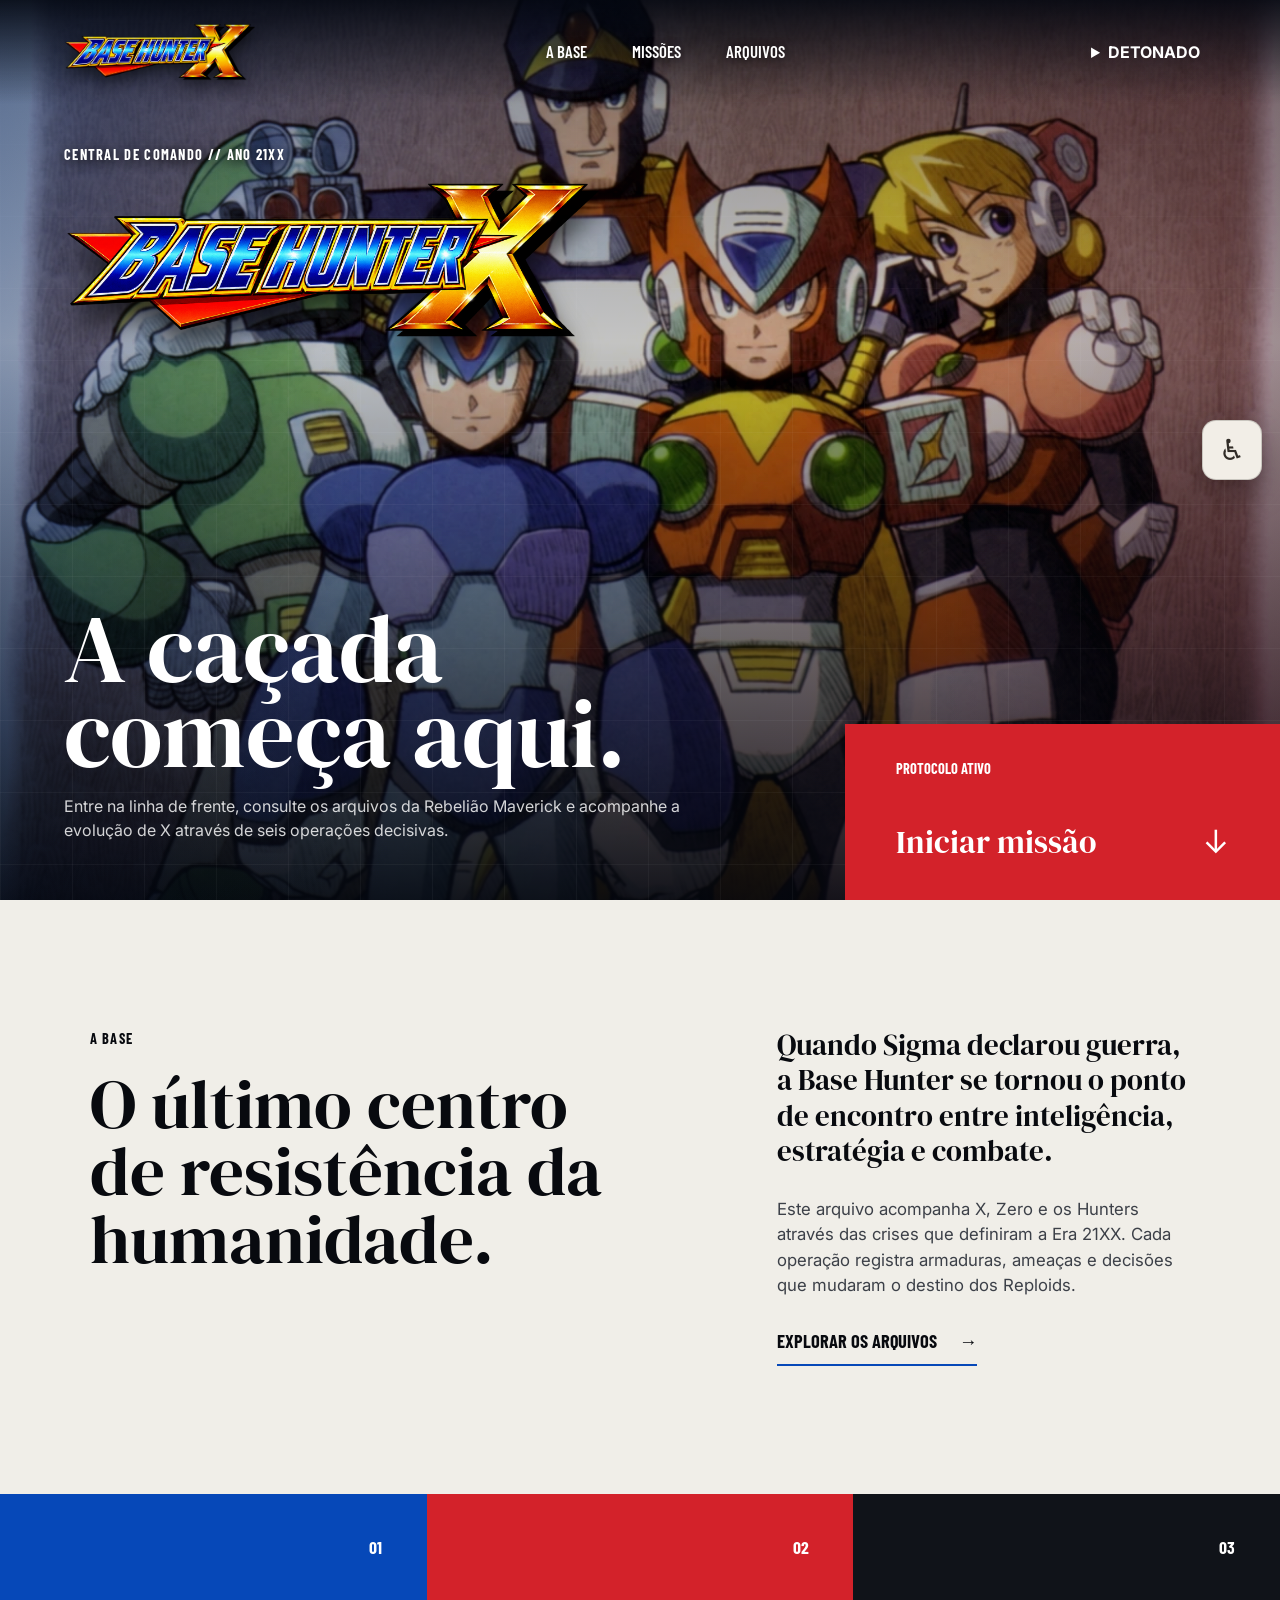
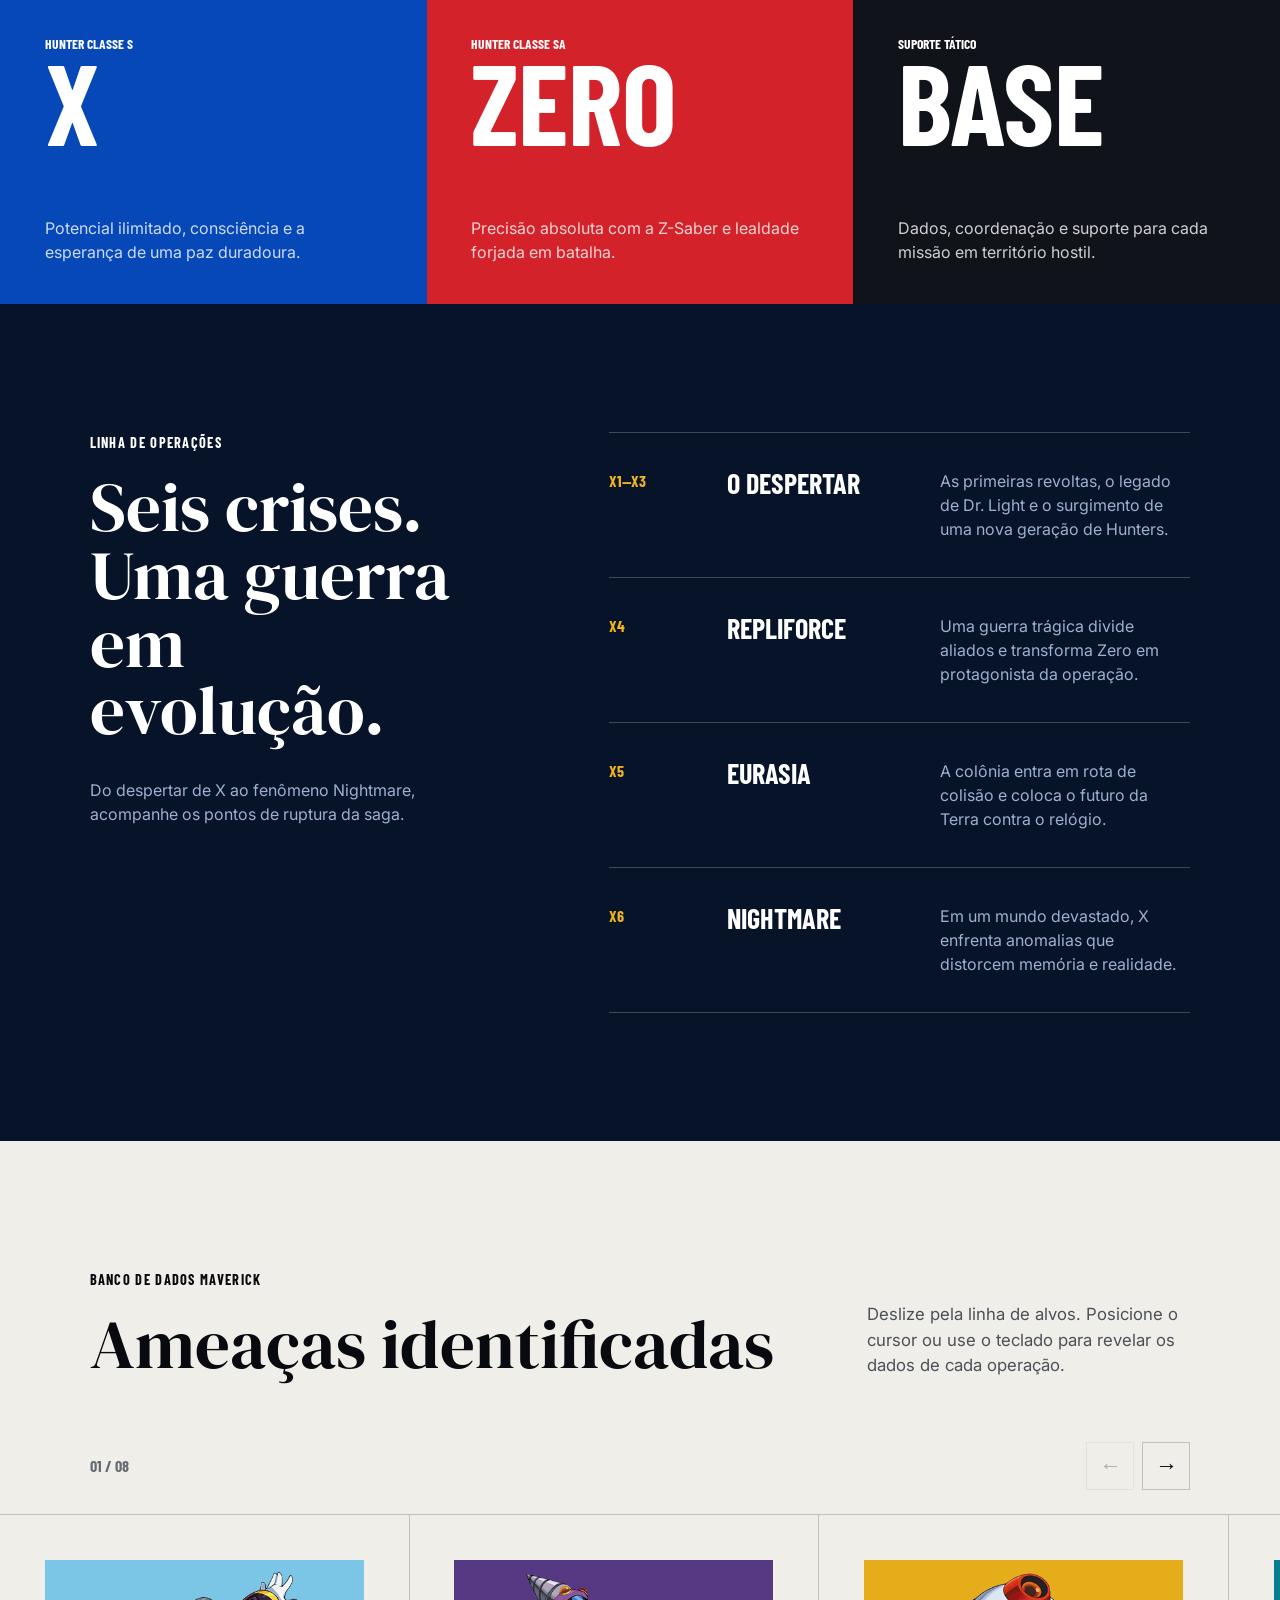
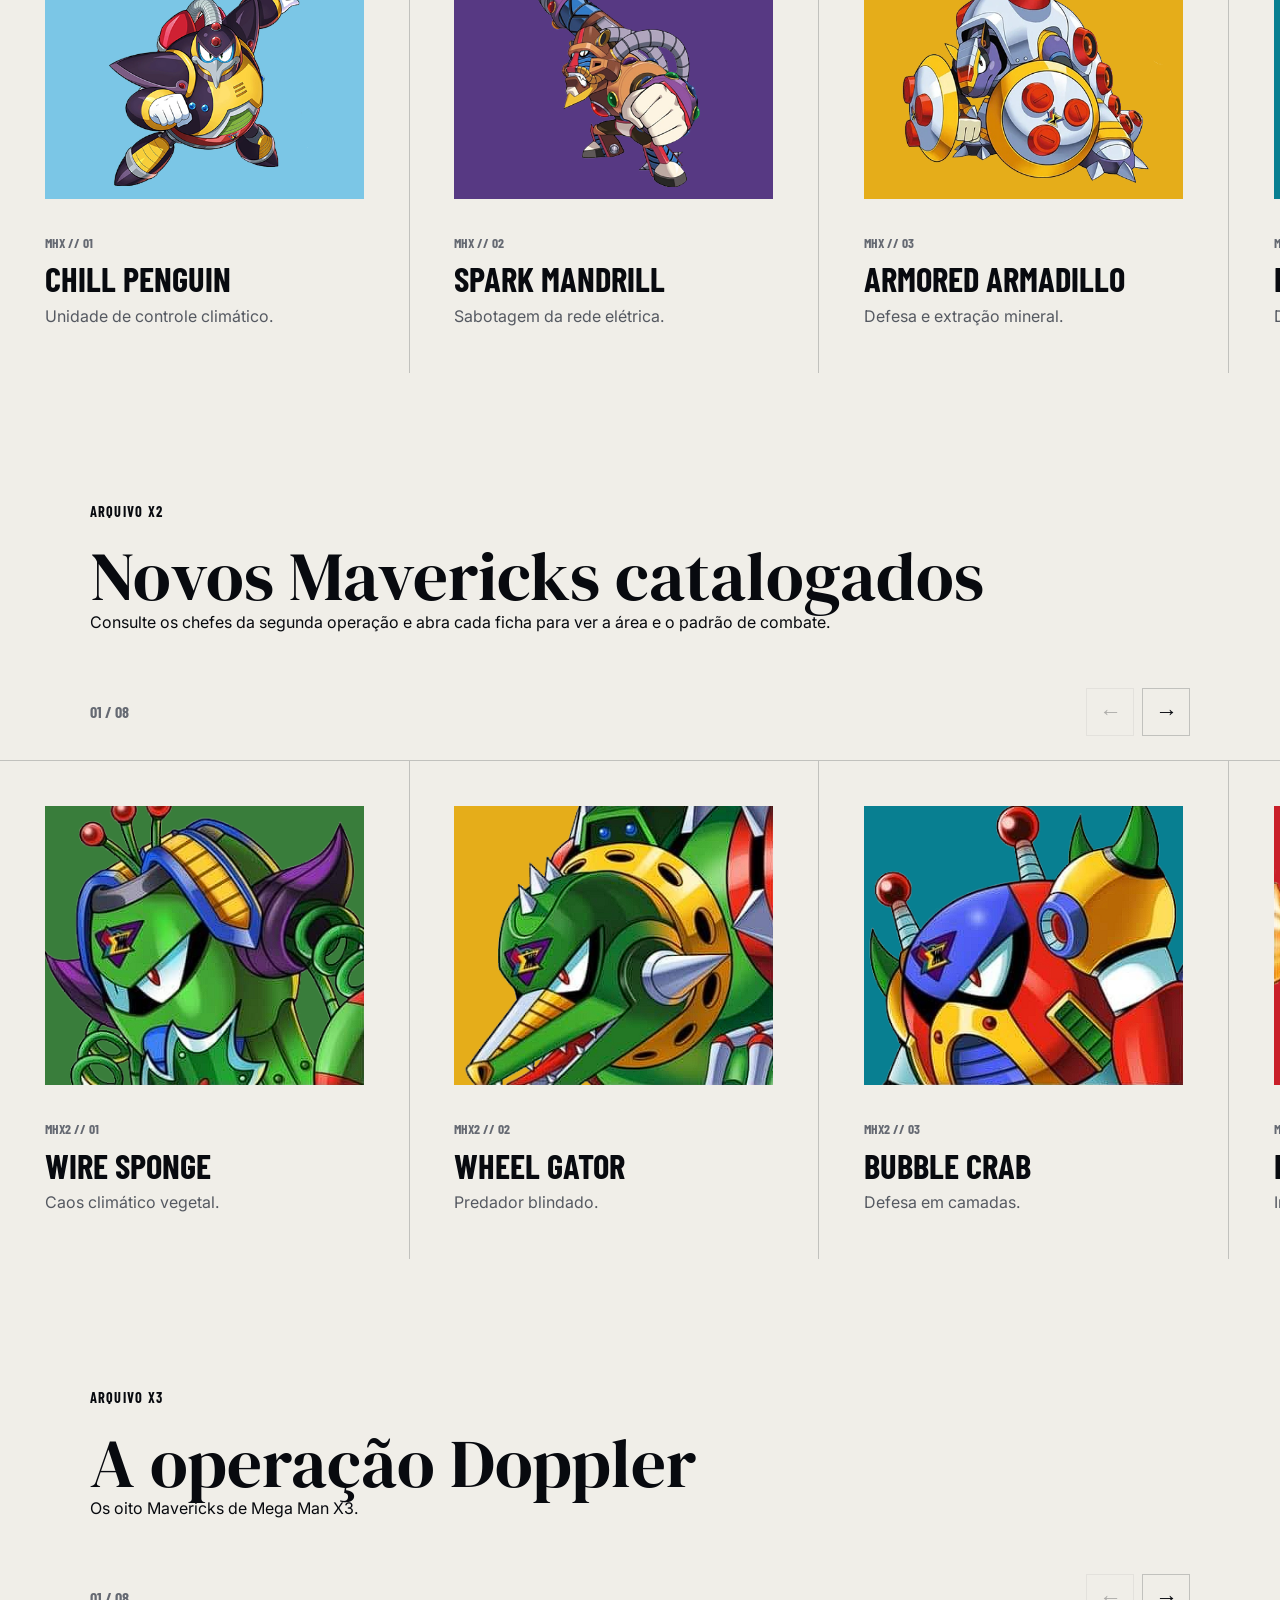
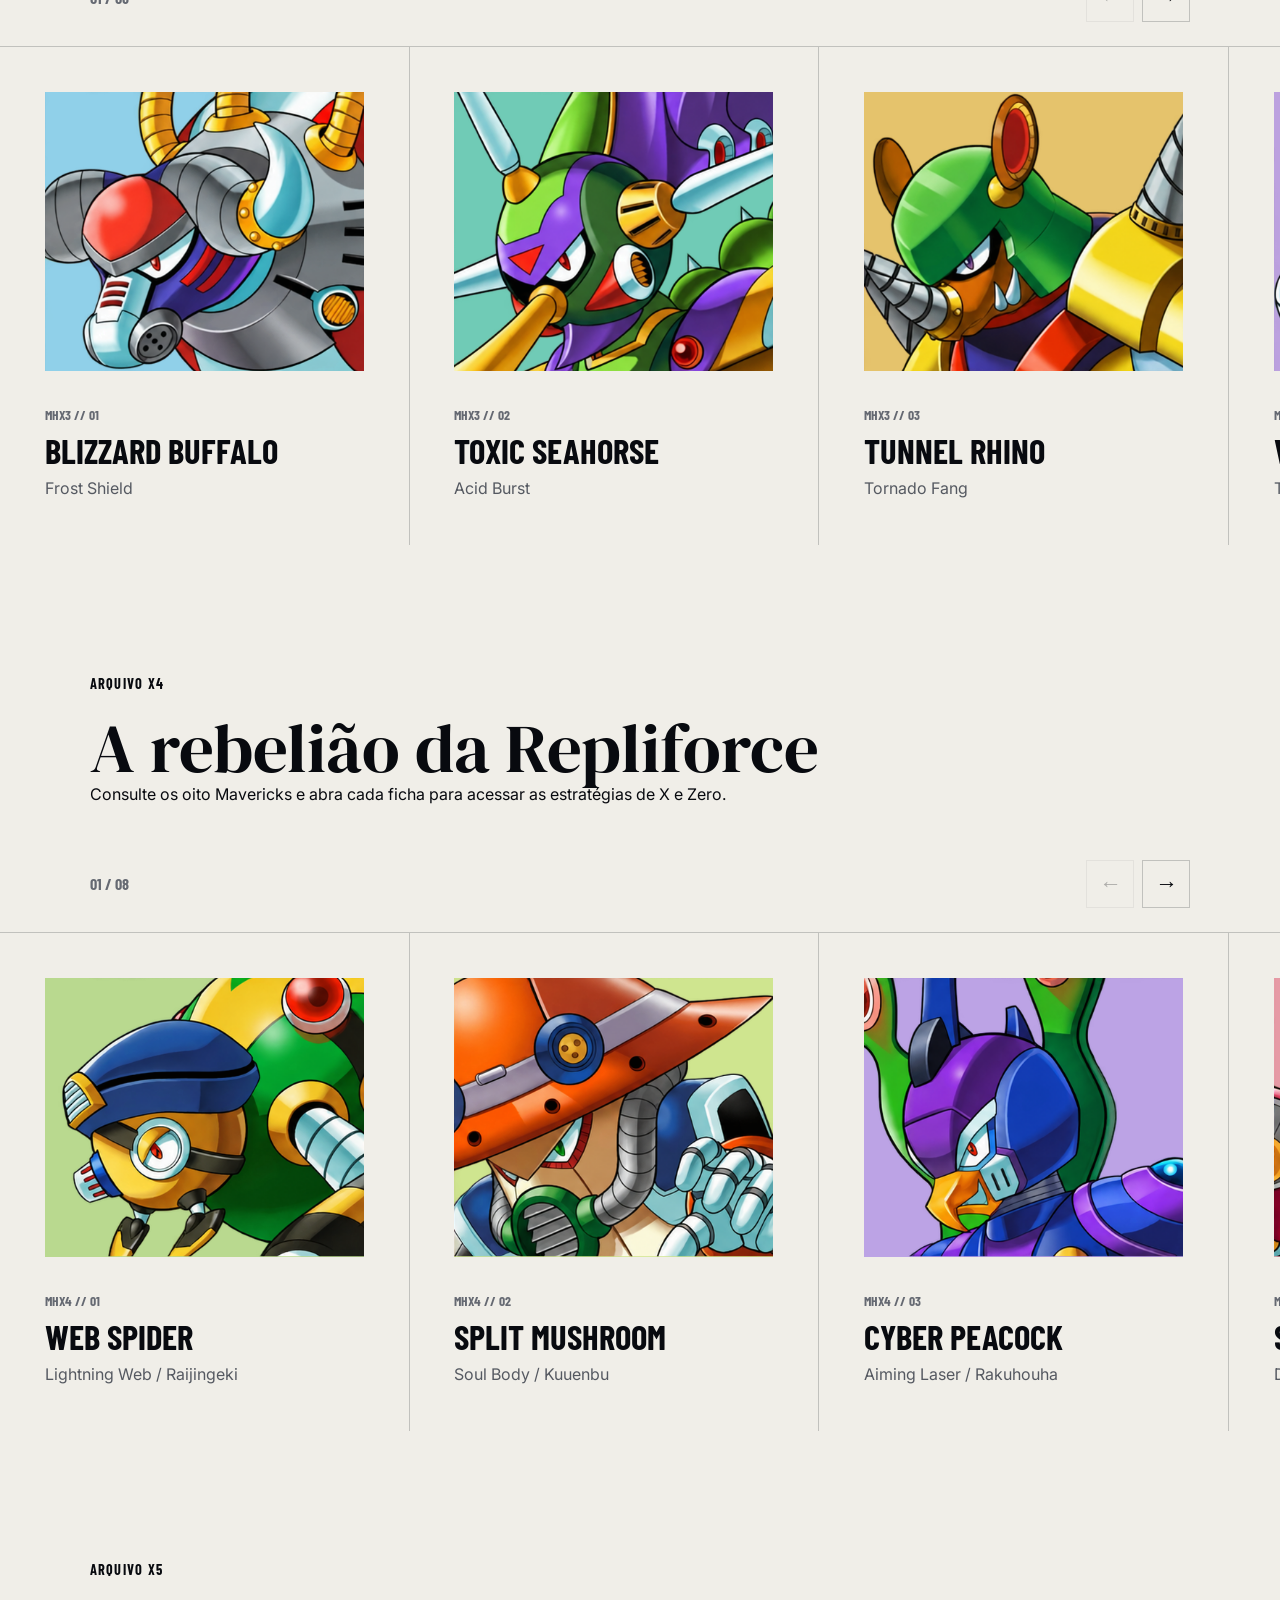
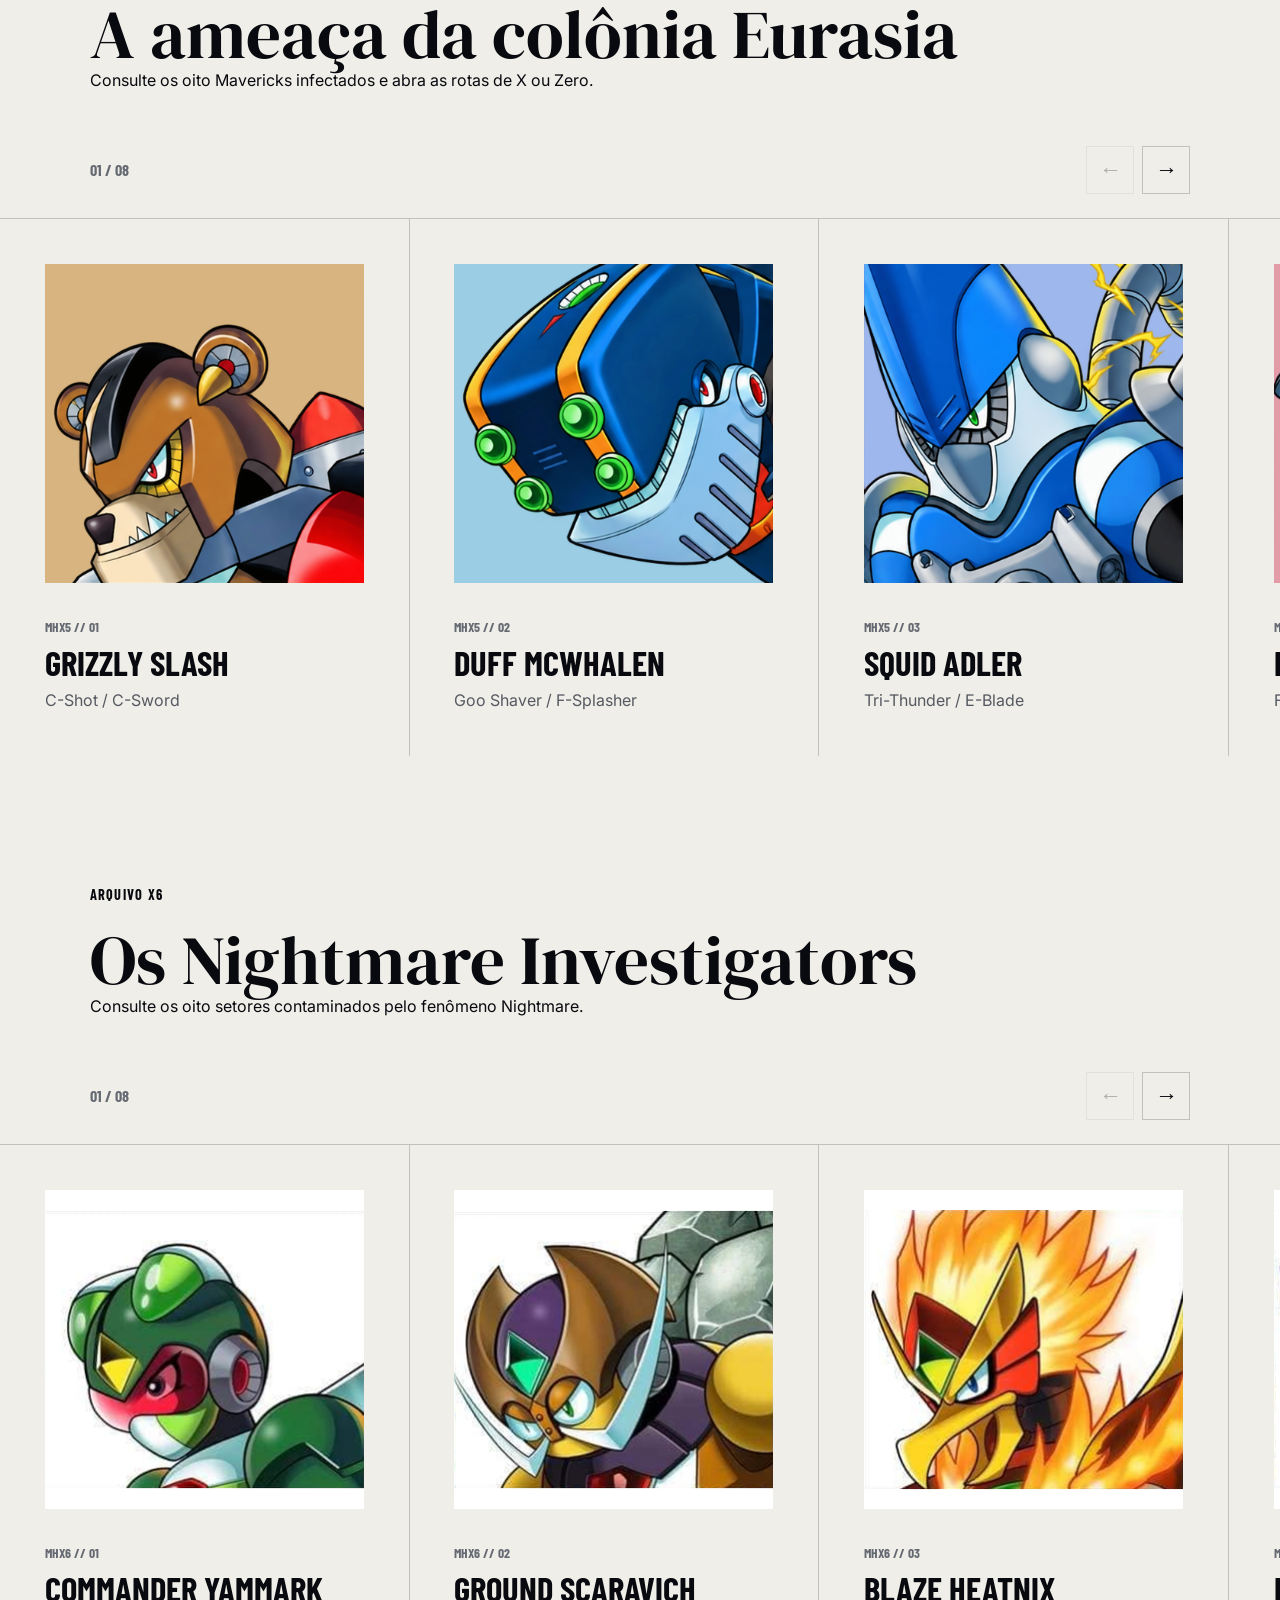
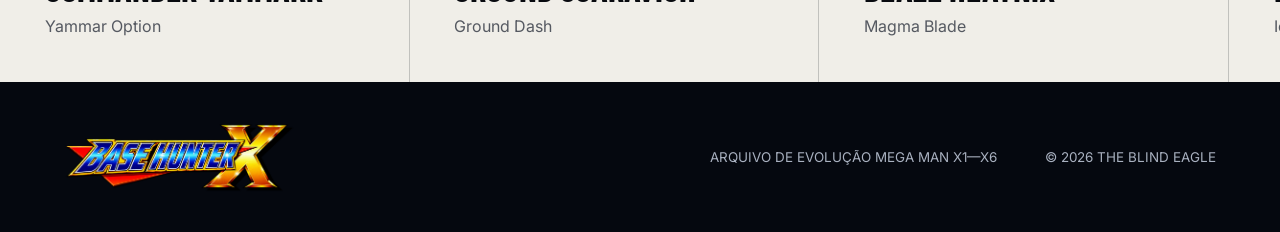
<file: index.html>
<!DOCTYPE html>
<html lang="pt-BR">
<head>
    <meta charset="UTF-8">
    <meta name="viewport" content="width=device-width, initial-scale=1.0">
    <title>Base Hunter X | Central Maverick Hunter</title>
    <meta name="description" content="Central de inteligência dos Maverick Hunters: arquivos, missões e evolução de Mega Man X.">
    <link rel="preconnect" href="https://fonts.googleapis.com">
    <link rel="preconnect" href="https://fonts.gstatic.com" crossorigin>
    <link href="https://fonts.googleapis.com/css2?family=Barlow+Condensed:wght@500;600;700&family=DM+Serif+Display&family=Inter:wght@400;500;600&display=swap" rel="stylesheet">
    <link rel="stylesheet" href="assets/css/styles.css?v=x3-1">
    <link rel="stylesheet" href="assets/css/home.css">
    <link rel="stylesheet" href="assets/css/x3.css">
    <link rel="stylesheet" href="assets/css/x4.css?v=x4-1">
    <link rel="stylesheet" href="assets/css/x5.css?v=x5-1">
    <link rel="stylesheet" href="assets/css/x6.css?v=x6-1">
</head>
<body class="home-page">
    <a class="skip-link" href="#main-content">Pular para o conteúdo principal</a>

    <nav class="navbar home-nav" aria-label="Navegação principal">
        <a href="#home" class="logo" aria-label="Base Hunter X - início">
            <span class="logo-mark" aria-hidden="true"><img src="assets/img/base-hunter-x-logo.png" alt=""></span>
        </a>
        <ul class="nav-links">
            <li><a href="#base">A Base</a></li>
            <li><a href="#missoes">Missões</a></li>
            <li><a href="#arquivos">Arquivos</a></li>
        </ul>
        <details class="detonado-menu">
            <summary>Detonado</summary>
            <nav aria-label="Escolher detonado">
                <a href="detonado.html">Mega Man X1</a>
                <a href="detonado-x2.html">Mega Man X2</a>
                <a href="detonado-x3.html">Mega Man X3</a>
                <a href="detonado-x4.html">Mega Man X4</a><a href="detonado-x5.html">Mega Man X5</a><a href="detonado-x6.html">Mega Man X6</a>
            </nav>
        </details>
    </nav>

    <main id="main-content" tabindex="-1">
        <header id="home" class="home-hero">
            <div class="hero-media" aria-hidden="true">
                <img class="hero-character hero-character-full" src="assets/img/hunter-team-background.webp" alt="">
                <div class="hero-grid"></div>
            </div>
            <div class="hero-logo-wrap">
                <p class="eyebrow">CENTRAL DE COMANDO // ANO 21XX</p>
                <img class="hero-logo" src="assets/img/base-hunter-x-logo.png" alt="Base Hunter X">
            </div>
            <div class="hero-copy">
                <h1>A caçada começa aqui.</h1>
                <p>Entre na linha de frente, consulte os arquivos da Rebelião Maverick e acompanhe a evolução de X através de seis operações decisivas.</p>
            </div>
            <a class="mission-callout" href="#missoes">
                <span class="mission-kicker">PROTOCOLO ATIVO</span>
                <strong>Iniciar missão</strong>
                <span class="mission-arrow" aria-hidden="true">↓</span>
            </a>
        </header>

        <section id="base" class="base-intro section-band">
            <div class="section-heading">
                <p class="eyebrow">A BASE</p>
                <h2>O último centro de resistência da humanidade.</h2>
            </div>
            <div class="intro-copy">
                <p class="intro-lead">Quando Sigma declarou guerra, a Base Hunter se tornou o ponto de encontro entre inteligência, estratégia e combate.</p>
                <p>Este arquivo acompanha X, Zero e os Hunters através das crises que definiram a Era 21XX. Cada operação registra armaduras, ameaças e decisões que mudaram o destino dos Reploids.</p>
                <a class="text-link" href="#arquivos">Explorar os arquivos <span aria-hidden="true">→</span></a>
            </div>
        </section>

        <section class="hunter-roster" aria-label="Formação principal">
            <article class="roster-item roster-x">
                <span class="roster-number">01</span>
                <div><p class="roster-role">HUNTER CLASSE S</p><h3>X</h3></div>
                <p>Potencial ilimitado, consciência e a esperança de uma paz duradoura.</p>
            </article>
            <article class="roster-item roster-zero">
                <span class="roster-number">02</span>
                <div><p class="roster-role">HUNTER CLASSE SA</p><h3>ZERO</h3></div>
                <p>Precisão absoluta com a Z-Saber e lealdade forjada em batalha.</p>
            </article>
            <article class="roster-item roster-base">
                <span class="roster-number">03</span>
                <div><p class="roster-role">SUPORTE TÁTICO</p><h3>BASE</h3></div>
                <p>Dados, coordenação e suporte para cada missão em território hostil.</p>
            </article>
        </section>

        <section id="missoes" class="missions section-band">
            <div class="missions-title">
                <p class="eyebrow">LINHA DE OPERAÇÕES</p>
                <h2>Seis crises.<br>Uma guerra em evolução.</h2>
                <p>Do despertar de X ao fenômeno Nightmare, acompanhe os pontos de ruptura da saga.</p>
            </div>
            <div class="mission-list">
                <article class="mission-row"><span class="mission-index">X1—X3</span><h3>O despertar</h3><p>As primeiras revoltas, o legado de Dr. Light e o surgimento de uma nova geração de Hunters.</p></article>
                <article class="mission-row"><span class="mission-index">X4</span><h3>Repliforce</h3><p>Uma guerra trágica divide aliados e transforma Zero em protagonista da operação.</p></article>
                <article class="mission-row"><span class="mission-index">X5</span><h3>Eurasia</h3><p>A colônia entra em rota de colisão e coloca o futuro da Terra contra o relógio.</p></article>
                <article class="mission-row"><span class="mission-index">X6</span><h3>Nightmare</h3><p>Em um mundo devastado, X enfrenta anomalias que distorcem memória e realidade.</p></article>
            </div>
        </section>

        <section id="arquivos" class="featured-files">
            <div class="files-header">
                <div><p class="eyebrow">BANCO DE DADOS MAVERICK</p><h2>Ameaças identificadas</h2></div>
                <p>Deslize pela linha de alvos. Posicione o cursor ou use o teclado para revelar os dados de cada operação.</p>
            </div>

            <div class="carousel-controls" aria-label="Controles da galeria Maverick">
                <p><span id="maverick-position">01</span> / 08</p>
                <div>
                    <button class="carousel-button" type="button" data-carousel-direction="prev" aria-label="Ver Maverick anterior">←</button>
                    <button class="carousel-button" type="button" data-carousel-direction="next" aria-label="Ver próximo Maverick">→</button>
                </div>
            </div>

            <div class="maverick-carousel" id="maverick-carousel" aria-label="Galeria horizontal dos Mavericks de Mega Man X">
                <article class="file-item file-ice" tabindex="0">
                    <div class="file-art">
                        <img src="assets/img/mavericks-clean/Chill-Peguin.png" alt="Chill Penguin">
                        <div class="file-reveal"><p class="file-location">ÁREA // BASE ÁRTICA</p><p>Especialista em guerra glacial. Congela o terreno e usa rajadas de gelo para limitar a movimentação dos Hunters.</p></div>
                    </div>
                    <p class="file-code">MHX // 01</p><h3>Chill Penguin</h3><p>Unidade de controle climático.</p>
                </article>
                <article class="file-item file-electric" tabindex="0">
                    <div class="file-art">
                        <img src="assets/img/mavericks-clean/SparkMandrill.png" alt="Spark Mandrill">
                        <div class="file-reveal"><p class="file-location">ÁREA // USINA DE ENERGIA</p><p>Combatente pesado energizado. Usa descargas elétricas e força bruta nos corredores da central.</p></div>
                    </div>
                    <p class="file-code">MHX // 02</p><h3>Spark Mandrill</h3><p>Sabotagem da rede elétrica.</p>
                </article>
                <article class="file-item file-gold" tabindex="0">
                    <div class="file-art">
                        <img src="assets/img/mavericks-clean/ArmoredArmadillo.png" alt="Armored Armadillo">
                        <div class="file-reveal"><p class="file-location">ÁREA // MINA SUBTERRÂNEA</p><p>Guardião blindado dos recursos minerais. Rebate disparos e transforma a própria armadura em ataque giratório.</p></div>
                    </div>
                    <p class="file-code">MHX // 03</p><h3>Armored Armadillo</h3><p>Defesa e extração mineral.</p>
                </article>
                <article class="file-item file-aqua" tabindex="0">
                    <div class="file-art">
                        <img src="assets/img/mavericks-clean/LauncheOctopus.png" alt="Launch Octopus">
                        <div class="file-reveal"><p class="file-location">ÁREA // BASE OCEÂNICA</p><p>Especialista naval equipado com tentáculos, torpedos e mísseis teleguiados para combate subaquático.</p></div>
                    </div>
                    <p class="file-code">MHX // 04</p><h3>Launch Octopus</h3><p>Domínio das rotas marítimas.</p>
                </article>
                <article class="file-item file-orange" tabindex="0">
                    <div class="file-art">
                        <img src="assets/img/mavericks-clean/Boomer Kuwanger.png" alt="Boomer Kuwanger">
                        <div class="file-reveal"><p class="file-location">ÁREA // TORRE CENTRAL</p><p>Assassino de alta velocidade. Teleporta-se pelo campo e ataca com o cortador removível de sua cabeça.</p></div>
                    </div>
                    <p class="file-code">MHX // 05</p><h3>Boomer Kuwanger</h3><p>Infiltração e defesa vertical.</p>
                </article>
                <article class="file-item file-forest" tabindex="0">
                    <div class="file-art">
                        <img src="assets/img/mavericks-clean/Sting-Chameleon.png" alt="Sting Chameleon">
                        <div class="file-reveal"><p class="file-location">ÁREA // FLORESTA DE AÇO</p><p>Unidade de reconhecimento furtivo. Usa camuflagem óptica, língua extensível e espinhos lançados do teto.</p></div>
                    </div>
                    <p class="file-code">MHX // 06</p><h3>Sting Chameleon</h3><p>Camuflagem e emboscada.</p>
                </article>
                <article class="file-item file-blue" tabindex="0">
                    <div class="file-art">
                        <img src="assets/img/mavericks-clean/StormEagle.png" alt="Storm Eagle">
                        <div class="file-reveal"><p class="file-location">ÁREA // AEROPORTO</p><p>Comandante aéreo capaz de criar tornados e dominar o espaço com mergulhos de alta precisão.</p></div>
                    </div>
                    <p class="file-code">MHX // 07</p><h3>Storm Eagle</h3><p>Supremacia aérea Maverick.</p>
                </article>
                <article class="file-item file-red" tabindex="0">
                    <div class="file-art">
                        <img src="assets/img/mavericks-clean/FlameMammoth.png" alt="Flame Mammoth">
                        <div class="file-reveal"><p class="file-location">ÁREA // FÁBRICA DE METAIS</p><p>Unidade industrial de enorme força. Espalha óleo e fogo para transformar a linha de produção em uma armadilha.</p></div>
                    </div>
                    <p class="file-code">MHX // 08</p><h3>Flame Mammoth</h3><p>Controle da produção bélica.</p>
                </article>
            </div>
        </section>

        <section class="mavericks-section" aria-labelledby="mavericks-x2-title">
            <div class="section-heading"><p class="eyebrow">ARQUIVO X2</p><h2 id="mavericks-x2-title">Novos Mavericks catalogados</h2><p>Consulte os chefes da segunda operação e abra cada ficha para ver a área e o padrão de combate.</p></div>
            <div class="carousel-controls" aria-label="Controles da galeria Maverick X2">
                <p><span id="maverick-x2-position">01</span> / 08</p>
                <div>
                    <button class="carousel-button" type="button" data-carousel-target="maverick-x2-carousel" data-carousel-direction="prev" aria-controls="maverick-x2-carousel" aria-label="Ver Maverick X2 anterior">←</button>
                    <button class="carousel-button" type="button" data-carousel-target="maverick-x2-carousel" data-carousel-direction="next" aria-controls="maverick-x2-carousel" aria-label="Ver próximo Maverick X2">→</button>
                </div>
            </div>
            <div class="maverick-carousel x2-maverick-carousel" id="maverick-x2-carousel" aria-label="Galeria horizontal dos Mavericks de Mega Man X2">
                <article class="file-item file-forest" tabindex="0"><div class="file-art"><img src="assets/img/x2/bosses/reference/wire-sponge.png" alt="Wire Sponge"><div class="file-reveal"><p class="file-location">ÁREA // CENTRO METEOROLÓGICO</p><p>Manipula vinhas, chuva e descargas elétricas em uma arena vertical.</p></div></div><p class="file-code">MHX2 // 01</p><h3>Wire Sponge</h3><p>Caos climático vegetal.</p></article>
                <article class="file-item file-gold" tabindex="0"><div class="file-art"><img src="assets/img/x2/bosses/reference/wheel-gator.png" alt="Wheel Gator"><div class="file-reveal"><p class="file-location">ÁREA // TANQUE DINOSSAURO</p><p>Some no óleo, lança rodas serrilhadas e transforma o piso em uma armadilha.</p></div></div><p class="file-code">MHX2 // 02</p><h3>Wheel Gator</h3><p>Predador blindado.</p></article>
                <article class="file-item file-aqua" tabindex="0"><div class="file-art"><img src="assets/img/x2/bosses/reference/bubble-crab.png" alt="Bubble Crab"><div class="file-reveal"><p class="file-location">ÁREA // BASE SUBMARINA</p><p>Forma bolhas defensivas e controla o espaço com garras e minas.</p></div></div><p class="file-code">MHX2 // 03</p><h3>Bubble Crab</h3><p>Defesa em camadas.</p></article>
                <article class="file-item file-red" tabindex="0"><div class="file-art"><img src="assets/img/x2/bosses/reference/flame-stag.png" alt="Flame Stag"><div class="file-reveal"><p class="file-location">ÁREA // VULCÃO</p><p>Corre pelas paredes, acende os chifres e transforma a arena em lava.</p></div></div><p class="file-code">MHX2 // 04</p><h3>Flame Stag</h3><p>Investida vulcânica.</p></article>
                <article class="file-item file-electric" tabindex="0"><div class="file-art"><img src="assets/img/x2/bosses/reference/morph-moth.png" alt="Morph Moth"><div class="file-reveal"><p class="file-location">ÁREA // FERRO-VELHO</p><p>Alterna entre casulo e forma aérea para disparar sucata em toda a sala.</p></div></div><p class="file-code">MHX2 // 05</p><h3>Morph Moth</h3><p>Metamorfose mecânica.</p></article>
                <article class="file-item file-red" tabindex="0"><div class="file-art"><img src="assets/img/x2/bosses/reference/magna-centipede.png" alt="Magna Centipede"><div class="file-reveal"><p class="file-location">ÁREA // BASE MAGNÉTICA</p><p>Usa teleporte, cauda magnética e armadilhas para roubar habilidades de X.</p></div></div><p class="file-code">MHX2 // 06</p><h3>Magna Centipede</h3><p>Infiltração magnética.</p></article>
                <article class="file-item file-blue" tabindex="0"><div class="file-art"><img src="assets/img/x2/bosses/reference/crystal-snail.png" alt="Crystal Snail"><div class="file-reveal"><p class="file-location">ÁREA // MINA DE CRISTAL</p><p>Controla o ritmo da luta e separa o corpo da concha para mudar o padrão.</p></div></div><p class="file-code">MHX2 // 07</p><h3>Crystal Snail</h3><p>Defesa cristalina.</p></article>
                <article class="file-item file-aqua" tabindex="0"><div class="file-art"><img src="assets/img/x2/bosses/reference/overdrive-ostrich.png" alt="Overdrive Ostrich"><div class="file-reveal"><p class="file-location">ÁREA // BASE DO DESERTO</p><p>Usa velocidade, lâminas sônicas e saltos para dominar a pista de areia.</p></div></div><p class="file-code">MHX2 // 08</p><h3>Overdrive Ostrich</h3><p>Velocidade de ruptura.</p></article>
            </div>
        </section>

        <section class="mavericks-section" aria-labelledby="mavericks-x3-title">
<div class="section-heading"><p class="eyebrow">ARQUIVO X3</p><h2 id="mavericks-x3-title">A operação Doppler</h2><p>Os oito Mavericks de Mega Man X3.</p></div>
<div class="carousel-controls" aria-label="Controles da galeria Maverick X3"><p><span id="maverick-x3-position">01</span> / 08</p><div><button class="carousel-button" type="button" data-carousel-target="maverick-x3-carousel" data-carousel-direction="prev" aria-label="Ver Maverick X3 anterior" aria-controls="maverick-x3-carousel">←</button><button class="carousel-button" type="button" data-carousel-target="maverick-x3-carousel" data-carousel-direction="next" aria-label="Ver próximo Maverick X3" aria-controls="maverick-x3-carousel">→</button></div></div>
<div class="maverick-carousel x3-maverick-carousel" id="maverick-x3-carousel" data-position-id="maverick-x3-position" aria-label="Galeria dos Mavericks de Mega Man X3">
<article class="file-item file-ice" tabindex="0" style="--portrait-color:#90d0e9"><div class="file-art"><img src="assets/img/x3/bosses/blizzard-buffalo.png?v=portraits-2" alt="Blizzard Buffalo" width="442" height="386" loading="lazy"><div class="file-reveal"><p class="file-location">CIDADE CONGELADA</p><p>Fraqueza: Parasitic Bomb</p><a href="detonado-x3.html#blizzard-buffalo">Consultar estratégia</a></div></div><p class="file-code">MHX3 // 01</p><h3>Blizzard Buffalo</h3><p>Frost Shield</p></article>
<article class="file-item file-aqua" tabindex="0" style="--portrait-color:#70cbb6"><div class="file-art"><img src="assets/img/x3/bosses/toxic-seahorse.png?v=portraits-2" alt="Toxic Seahorse" width="442" height="386" loading="lazy"><div class="file-reveal"><p class="file-location">ESTAÇÃO DE TRATAMENTO</p><p>Fraqueza: Frost Shield</p><a href="detonado-x3.html#toxic-seahorse">Consultar estratégia</a></div></div><p class="file-code">MHX3 // 02</p><h3>Toxic Seahorse</h3><p>Acid Burst</p></article>
<article class="file-item file-gold" tabindex="0" style="--portrait-color:#e5c36c"><div class="file-art"><img src="assets/img/x3/bosses/tunnel-rhino.png" alt="Tunnel Rhino" width="442" height="386" loading="lazy"><div class="file-reveal"><p class="file-location">MINA DE ENERGIA</p><p>Fraqueza: Acid Burst</p><a href="detonado-x3.html#tunnel-rhino">Consultar estratégia</a></div></div><p class="file-code">MHX3 // 03</p><h3>Tunnel Rhino</h3><p>Tornado Fang</p></article>
<article class="file-item file-electric" tabindex="0" style="--portrait-color:#bca1df"><div class="file-art"><img src="assets/img/x3/bosses/volt-catfish.png?v=portraits-2" alt="Volt Catfish" width="442" height="386" loading="lazy"><div class="file-reveal"><p class="file-location">USINA ELÉTRICA</p><p>Fraqueza: Tornado Fang</p><a href="detonado-x3.html#volt-catfish">Consultar estratégia</a></div></div><p class="file-code">MHX3 // 04</p><h3>Volt Catfish</h3><p>Triad Thunder</p></article>
<article class="file-item file-red" tabindex="0" style="--portrait-color:#ec9f98"><div class="file-art"><img src="assets/img/x3/bosses/crush-crawfish.png" alt="Crush Crawfish" width="442" height="386" loading="lazy"><div class="file-reveal"><p class="file-location">ESTALEIRO</p><p>Fraqueza: Triad Thunder</p><a href="detonado-x3.html#crush-crawfish">Consultar estratégia</a></div></div><p class="file-code">MHX3 // 05</p><h3>Crush Crawfish</h3><p>Spinning Blade</p></article>
<article class="file-item file-forest" tabindex="0" style="--portrait-color:#a5d47e"><div class="file-art"><img src="assets/img/x3/bosses/neon-tiger.png?v=portraits-2" alt="Neon Tiger" width="442" height="386" loading="lazy"><div class="file-reveal"><p class="file-location">FLORESTA MECÂNICA</p><p>Fraqueza: Spinning Blade</p><a href="detonado-x3.html#neon-tiger">Consultar estratégia</a></div></div><p class="file-code">MHX3 // 06</p><h3>Neon Tiger</h3><p>Ray Splasher</p></article>
<article class="file-item file-blue" tabindex="0" style="--portrait-color:#85b8eb"><div class="file-art"><img src="assets/img/x3/bosses/gravity-beetle.png" alt="Gravity Beetle" width="442" height="386" loading="lazy"><div class="file-reveal"><p class="file-location">AEROPORTO</p><p>Fraqueza: Ray Splasher</p><a href="detonado-x3.html#gravity-beetle">Consultar estratégia</a></div></div><p class="file-code">MHX3 // 07</p><h3>Gravity Beetle</h3><p>Gravity Well</p></article>
<article class="file-item file-orange" tabindex="0" style="--portrait-color:#efb775"><div class="file-art"><img src="assets/img/x3/bosses/blast-hornet.png" alt="Blast Hornet" width="442" height="386" loading="lazy"><div class="file-reveal"><p class="file-location">FÁBRICA DE ARMAMENTOS</p><p>Fraqueza: Gravity Well</p><a href="detonado-x3.html#blast-hornet">Consultar estratégia</a></div></div><p class="file-code">MHX3 // 08</p><h3>Blast Hornet</h3><p>Parasitic Bomb</p></article>
</div></section>

        <section class="mavericks-section" aria-labelledby="mavericks-x4-title">
<div class="section-heading"><p class="eyebrow">ARQUIVO X4</p><h2 id="mavericks-x4-title">A rebelião da Repliforce</h2><p>Consulte os oito Mavericks e abra cada ficha para acessar as estratégias de X e Zero.</p></div>
<div class="carousel-controls" aria-label="Controles da galeria Maverick X4"><p><span id="maverick-x4-position">01</span> / 08</p><div><button class="carousel-button" type="button" data-carousel-target="maverick-x4-carousel" data-carousel-direction="prev" aria-label="Ver Maverick X4 anterior">←</button><button class="carousel-button" type="button" data-carousel-target="maverick-x4-carousel" data-carousel-direction="next" aria-label="Ver próximo Maverick X4">→</button></div></div>
<div class="maverick-carousel x4-maverick-carousel" id="maverick-x4-carousel" data-position-id="maverick-x4-position" aria-label="Galeria dos Mavericks de Mega Man X4">
<article class="file-item" tabindex="0" style="--portrait-color:#b9d98f"><div class="file-art"><img src="assets/img/x4/bosses/split-mushroom.png" alt="Web Spider" width="440" height="385" loading="lazy"><div class="file-reveal"><p class="file-location">SELVA</p><p>X: Twin Slasher<br>Zero: Kuuenbu</p><a href="detonado-x4.html#web-spider">Consultar estratégias</a></div></div><p class="file-code">MHX4 // 01</p><h3>Web Spider</h3><p>Lightning Web / Raijingeki</p></article>
<article class="file-item" tabindex="0" style="--portrait-color:#cfe58f"><div class="file-art"><img src="assets/img/x4/bosses/jet-stingray.png" alt="Split Mushroom" width="440" height="385" loading="lazy"><div class="file-reveal"><p class="file-location">LABORATÓRIO BIOLÓGICO</p><p>X: Lightning Web<br>Zero: Raijingeki</p><a href="detonado-x4.html#split-mushroom">Consultar estratégias</a></div></div><p class="file-code">MHX4 // 02</p><h3>Split Mushroom</h3><p>Soul Body / Kuuenbu</p></article>
<article class="file-item" tabindex="0" style="--portrait-color:#bca3e5"><div class="file-art"><img src="assets/img/x4/bosses/cyber-peacock.png" alt="Cyber Peacock" width="440" height="385" loading="lazy"><div class="file-reveal"><p class="file-location">CYBER SPACE</p><p>X: Soul Body<br>Zero: Ryuenjin</p><a href="detonado-x4.html#cyber-peacock">Consultar estratégias</a></div></div><p class="file-code">MHX4 // 03</p><h3>Cyber Peacock</h3><p>Aiming Laser / Rakuhouha</p></article>
<article class="file-item" tabindex="0" style="--portrait-color:#e69aa5"><div class="file-art"><img src="assets/img/x4/bosses/storm-owl.png" alt="Storm Owl" width="440" height="385" loading="lazy"><div class="file-reveal"><p class="file-location">FORÇA AÉREA</p><p>X: Aiming Laser<br>Zero: Rakuhouha</p><a href="detonado-x4.html#storm-owl">Consultar estratégias</a></div></div><p class="file-code">MHX4 // 04</p><h3>Storm Owl</h3><p>Double Cyclone / Tenkuuha</p></article>
<article class="file-item" tabindex="0" style="--portrait-color:#efaa86"><div class="file-art"><img src="assets/img/x4/bosses/magma-dragoon.png" alt="Magma Dragoon" width="440" height="385" loading="lazy"><div class="file-reveal"><p class="file-location">VULCÃO</p><p>X: Double Cyclone<br>Zero: Shippuuga</p><a href="detonado-x4.html#magma-dragoon">Consultar estratégias</a></div></div><p class="file-code">MHX4 // 05</p><h3>Magma Dragoon</h3><p>Rising Fire / Ryuenjin</p></article>
<article class="file-item" tabindex="0" style="--portrait-color:#a8d4eb"><div class="file-art"><img src="assets/img/x4/bosses/frost-walrus.png" alt="Frost Walrus" width="440" height="385" loading="lazy"><div class="file-reveal"><p class="file-location">BASE DE NEVE</p><p>X: Rising Fire<br>Zero: Ryuenjin</p><a href="detonado-x4.html#frost-walrus">Consultar estratégias</a></div></div><p class="file-code">MHX4 // 06</p><h3>Frost Walrus</h3><p>Frost Tower / Hyouretsuzan</p></article>
<article class="file-item" tabindex="0" style="--portrait-color:#efb87c"><div class="file-art"><img src="assets/img/x4/bosses/web-spider.png" alt="Jet Stingray" width="440" height="385" loading="lazy"><div class="file-reveal"><p class="file-location">BASE MARÍTIMA</p><p>X: Frost Tower<br>Zero: Hyouretsuzan</p><a href="detonado-x4.html#jet-stingray">Consultar estratégias</a></div></div><p class="file-code">MHX4 // 07</p><h3>Jet Stingray</h3><p>Ground Hunter / Hienkyaku</p></article>
<article class="file-item" tabindex="0" style="--portrait-color:#dda174"><div class="file-art"><img src="assets/img/x4/bosses/slash-beast.png" alt="Slash Beast" width="440" height="385" loading="lazy"><div class="file-reveal"><p class="file-location">TREM MILITAR</p><p>X: Ground Hunter<br>Zero: Kuuenbu</p><a href="detonado-x4.html#slash-beast">Consultar estratégias</a></div></div><p class="file-code">MHX4 // 08</p><h3>Slash Beast</h3><p>Twin Slasher / Shippuuga</p></article>
</div></section>

        <section class="mavericks-section" aria-labelledby="mavericks-x5-title">
<div class="section-heading"><p class="eyebrow">ARQUIVO X5</p><h2 id="mavericks-x5-title">A ameaça da colônia Eurasia</h2><p>Consulte os oito Mavericks infectados e abra as rotas de X ou Zero.</p></div>
<div class="carousel-controls" aria-label="Controles da galeria Maverick X5"><p><span id="maverick-x5-position">01</span> / 08</p><div><button class="carousel-button" type="button" data-carousel-target="maverick-x5-carousel" data-carousel-direction="prev" aria-label="Ver Maverick X5 anterior">←</button><button class="carousel-button" type="button" data-carousel-target="maverick-x5-carousel" data-carousel-direction="next" aria-label="Ver próximo Maverick X5">→</button></div></div>
<div class="maverick-carousel x5-maverick-carousel" id="maverick-x5-carousel" data-position-id="maverick-x5-position" aria-label="Galeria dos Mavericks de Mega Man X5">
<article class="file-item" tabindex="0" style="--portrait-color:#d8b580"><div class="file-art"><img src="assets/img/x5/bosses/grizzly-slash.png" alt="Grizzly Slash"><div class="file-reveal"><p class="file-location">CAMINHÕES</p><p>X: Spike Ball<br>Zero: Twin Dream</p><a href="detonado-x5.html#grizzly-slash">Consultar estratégias</a></div></div><p class="file-code">MHX5 // 01</p><h3>Grizzly Slash</h3><p>C-Shot / C-Sword</p></article>
<article class="file-item" tabindex="0" style="--portrait-color:#9bcde4"><div class="file-art"><img src="assets/img/x5/bosses/duff-mcwhalen.png" alt="Duff McWhalen"><div class="file-reveal"><p class="file-location">OCEANO</p><p>X: C-Shot<br>Zero: C-Sword</p><a href="detonado-x5.html#duff-mcwhalen">Consultar estratégias</a></div></div><p class="file-code">MHX5 // 02</p><h3>Duff McWhalen</h3><p>Goo Shaver / F-Splasher</p></article>
<article class="file-item" tabindex="0" style="--portrait-color:#9eb7ec"><div class="file-art"><img src="assets/img/x5/bosses/squid-adler.png" alt="Squid Adler"><div class="file-reveal"><p class="file-location">BASE AÉREA</p><p>X: Gel Shaver<br>Zero: F-Splasher</p><a href="detonado-x5.html#squid-adler">Consultar estratégias</a></div></div><p class="file-code">MHX5 // 03</p><h3>Squid Adler</h3><p>Tri-Thunder / E-Blade</p></article>
<article class="file-item" tabindex="0" style="--portrait-color:#e39ca7"><div class="file-art"><img src="assets/img/x5/bosses/izzy-glow.png" alt="Izzy Glow"><div class="file-reveal"><p class="file-location">LABORATÓRIO</p><p>X: Tri-Thunder<br>Zero: E-Blade</p><a href="detonado-x5.html#izzy-glow">Consultar estratégias</a></div></div><p class="file-code">MHX5 // 04</p><h3>Izzy Glow</h3><p>F-Laser / C-Flasher</p></article>
<article class="file-item" tabindex="0" style="--portrait-color:#bda6df"><div class="file-art"><img src="assets/img/x5/bosses/dark-dizzy.png" alt="Dark Dizzy"><div class="file-reveal"><p class="file-location">PLANETÁRIO</p><p>X: F-Laser<br>Zero: C-Flasher</p><a href="detonado-x5.html#dark-dizzy">Consultar estratégias</a></div></div><p class="file-code">MHX5 // 05</p><h3>Dark Dizzy</h3><p>Dark Hold</p></article>
<article class="file-item" tabindex="0" style="--portrait-color:#a4c8e8"><div class="file-art"><img src="assets/img/x5/bosses/the-skiver.png" alt="The Skiver"><div class="file-reveal"><p class="file-location">FORÇA AÉREA</p><p>Fraqueza: Dark Hold</p><a href="detonado-x5.html#the-skiver">Consultar estratégias</a></div></div><p class="file-code">MHX5 // 06</p><h3>The Skiver</h3><p>Wing Spiral / W-Shredder</p></article>
<article class="file-item" tabindex="0" style="--portrait-color:#eeaa7f"><div class="file-art"><img src="assets/img/x5/bosses/mattrex.png" alt="Mattrex"><div class="file-reveal"><p class="file-location">VULCÃO</p><p>X: Wing Spiral<br>Zero: W-Shredder</p><a href="detonado-x5.html#mattrex">Consultar estratégias</a></div></div><p class="file-code">MHX5 // 07</p><h3>Mattrex</h3><p>Ground Fire / Quake Blazer</p></article>
<article class="file-item" tabindex="0" style="--portrait-color:#a8d29b"><div class="file-art"><img src="assets/img/x5/bosses/axle-the-red-clean.png" alt="Axle the Red"><div class="file-reveal"><p class="file-location">FLORESTA</p><p>X: Ground Fire<br>Zero: Quake Blazer</p><a href="detonado-x5.html#axle-the-red">Consultar estratégias</a></div></div><p class="file-code">MHX5 // 08</p><h3>Axle the Red</h3><p>Spike Ball / Twin Dream</p></article>
</div></section>

        <section class="mavericks-section" aria-labelledby="mavericks-x6-title">
<div class="section-heading"><p class="eyebrow">ARQUIVO X6</p><h2 id="mavericks-x6-title">Os Nightmare Investigators</h2><p>Consulte os oito setores contaminados pelo fenômeno Nightmare.</p></div>
<div class="carousel-controls" aria-label="Controles da galeria Maverick X6"><p><span id="maverick-x6-position">01</span> / 08</p><div><button class="carousel-button" type="button" data-carousel-target="maverick-x6-carousel" data-carousel-direction="prev" aria-label="Ver Investigator anterior">←</button><button class="carousel-button" type="button" data-carousel-target="maverick-x6-carousel" data-carousel-direction="next" aria-label="Ver próximo Investigator">→</button></div></div>
<div class="maverick-carousel x6-maverick-carousel" id="maverick-x6-carousel" data-position-id="maverick-x6-position" aria-label="Galeria dos Nightmare Investigators de Mega Man X6">
<article class="file-item" tabindex="0" style="--portrait-color:#b9dfc7"><div class="file-art"><img src="assets/img/x6/bosses/commander-yammark.png" alt="Commander Yammark"><div class="file-reveal"><p class="file-location">AMAZON AREA</p><p>Fraqueza: Ray Arrow</p><a href="detonado-x6.html#commander-yammark">Consultar estratégia</a></div></div><p class="file-code">MHX6 // 01</p><h3>Commander Yammark</h3><p>Yammar Option</p></article>
<article class="file-item" tabindex="0" style="--portrait-color:#decf9b"><div class="file-art"><img src="assets/img/x6/bosses/ground-scaravich.png" alt="Ground Scaravich"><div class="file-reveal"><p class="file-location">CENTRAL MUSEUM</p><p>Fraqueza: Yammar Option</p><a href="detonado-x6.html#ground-scaravich">Consultar estratégia</a></div></div><p class="file-code">MHX6 // 02</p><h3>Ground Scaravich</h3><p>Ground Dash</p></article>
<article class="file-item" tabindex="0" style="--portrait-color:#efaa7b"><div class="file-art"><img src="assets/img/x6/bosses/blaze-heatnix.png" alt="Blaze Heatnix"><div class="file-reveal"><p class="file-location">MAGMA AREA</p><p>Fraqueza: Ground Dash</p><a href="detonado-x6.html#blaze-heatnix">Consultar estratégia</a></div></div><p class="file-code">MHX6 // 03</p><h3>Blaze Heatnix</h3><p>Magma Blade</p></article>
<article class="file-item" tabindex="0" style="--portrait-color:#c5d9ed"><div class="file-art"><img src="assets/img/x6/bosses/blizzard-wolfang.png" alt="Blizzard Wolfang"><div class="file-reveal"><p class="file-location">NORTHPOLE AREA</p><p>Fraqueza: Magma Blade</p><a href="detonado-x6.html#blizzard-wolfang">Consultar estratégia</a></div></div><p class="file-code">MHX6 // 04</p><h3>Blizzard Wolfang</h3><p>Ice Burst</p></article>
<article class="file-item" tabindex="0" style="--portrait-color:#d9a7ad"><div class="file-art"><img src="assets/img/x6/bosses/rainy-turtloid.png" alt="Rainy Turtloid"><div class="file-reveal"><p class="file-location">INAMI TEMPLE</p><p>Fraqueza: Ice Burst</p><a href="detonado-x6.html#rainy-turtloid">Consultar estratégia</a></div></div><p class="file-code">MHX6 // 05</p><h3>Rainy Turtloid</h3><p>Meteor Rain</p></article>
<article class="file-item" tabindex="0" style="--portrait-color:#b7addb"><div class="file-art"><img src="assets/img/x6/bosses/metal-shark-player.png" alt="Metal Shark Player"><div class="file-reveal"><p class="file-location">RECYCLE LAB</p><p>Fraqueza: Meteor Rain</p><a href="detonado-x6.html#metal-shark-player">Consultar estratégia</a></div></div><p class="file-code">MHX6 // 06</p><h3>Metal Shark Player</h3><p>Metal Anchor</p></article>
<article class="file-item" tabindex="0" style="--portrait-color:#e6b3cb"><div class="file-art"><img src="assets/img/x6/bosses/shield-sheldon.png" alt="Shield Sheldon"><div class="file-reveal"><p class="file-location">LASER INSTITUTE</p><p>Fraqueza: Metal Anchor</p><a href="detonado-x6.html#shield-sheldon">Consultar estratégia</a></div></div><p class="file-code">MHX6 // 07</p><h3>Shield Sheldon</h3><p>Guard Shell</p></article>
<article class="file-item" tabindex="0" style="--portrait-color:#c0b2dc"><div class="file-art"><img src="assets/img/x6/bosses/infinity-mijinion.png" alt="Infinity Mijinion"><div class="file-reveal"><p class="file-location">WEAPON CENTER</p><p>Fraqueza: Guard Shell</p><a href="detonado-x6.html#infinity-mijinion">Consultar estratégia</a></div></div><p class="file-code">MHX6 // 08</p><h3>Infinity Mijinion</h3><p>Ray Arrow</p></article>
</div></section>

    </main>

    <footer class="home-footer">
        <img src="assets/img/base-hunter-x-logo.png" alt="Base Hunter X">
        <p>Arquivo de evolução Mega Man X1—X6</p>
        <p>&copy; 2026 The Blind Eagle</p>
    </footer>
    <script src="assets/js/script.js?v=x4-2"></script>
</body>
</html>
</file>
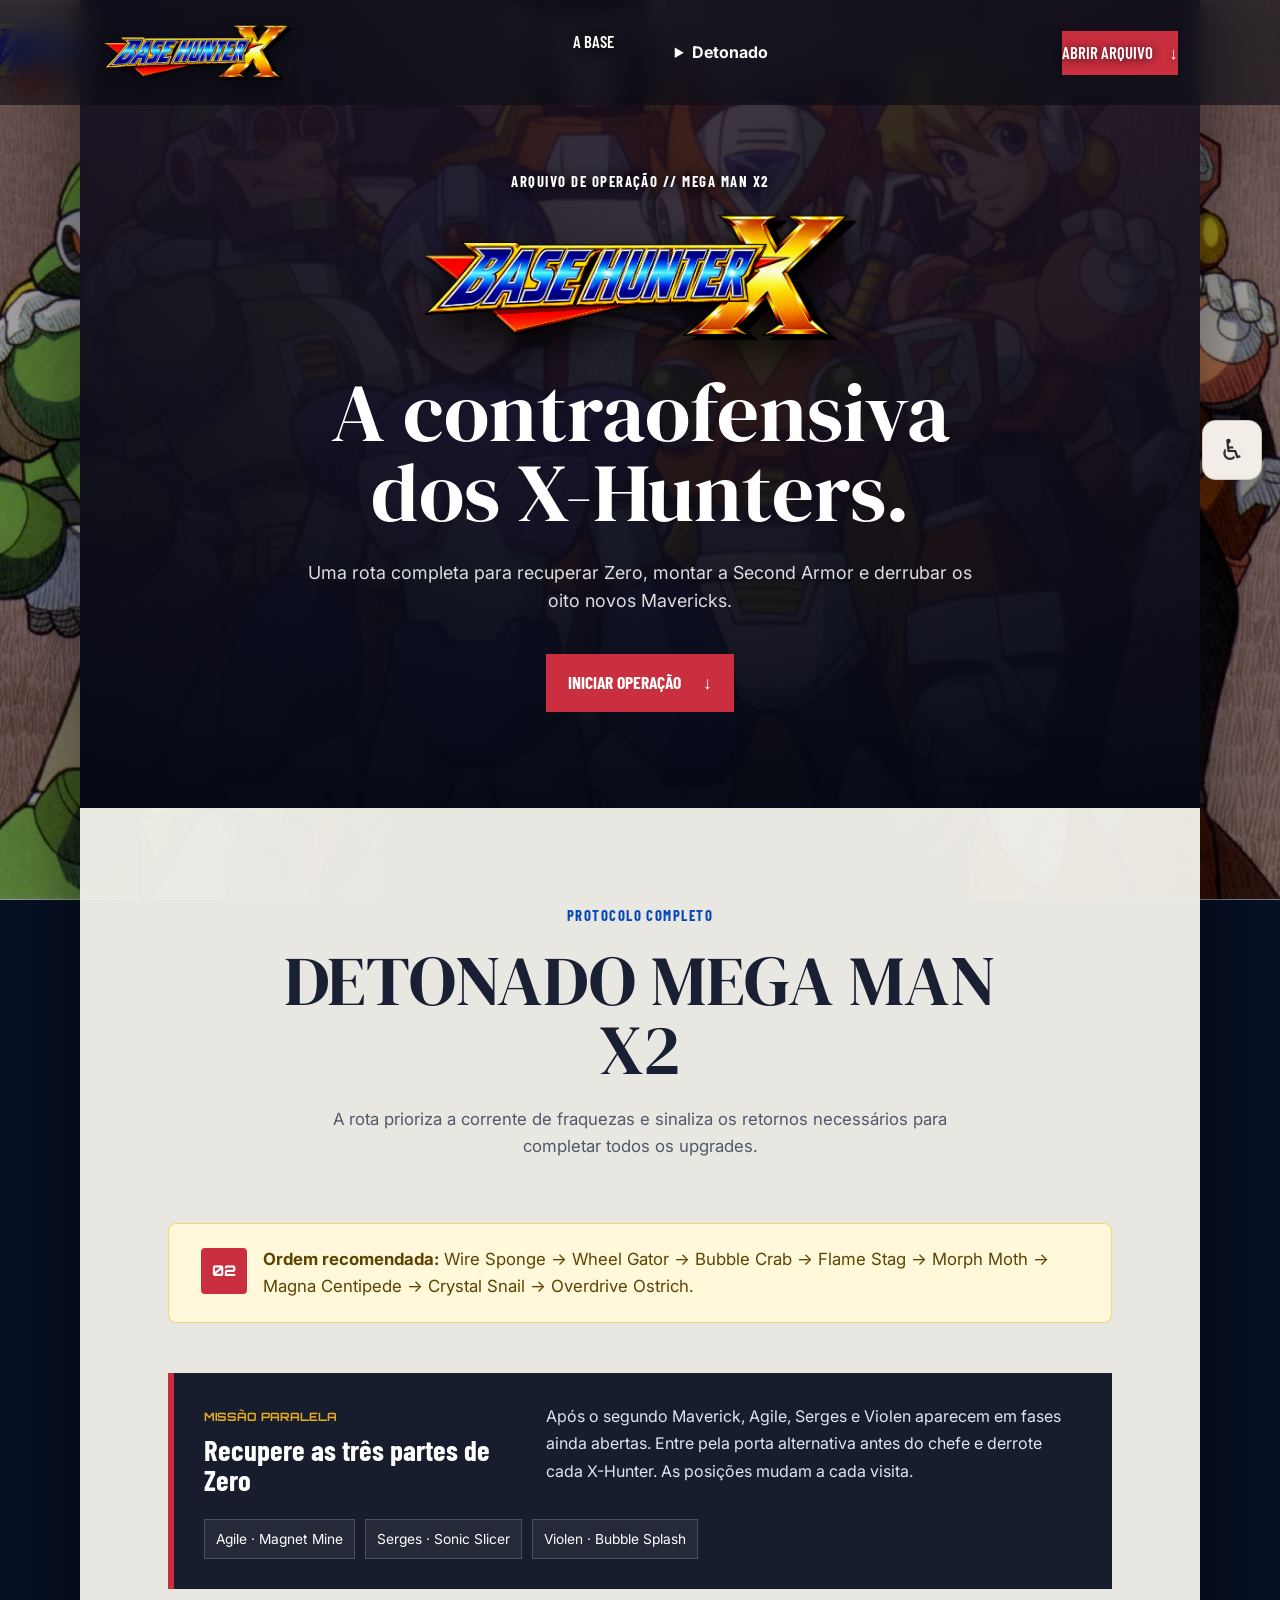
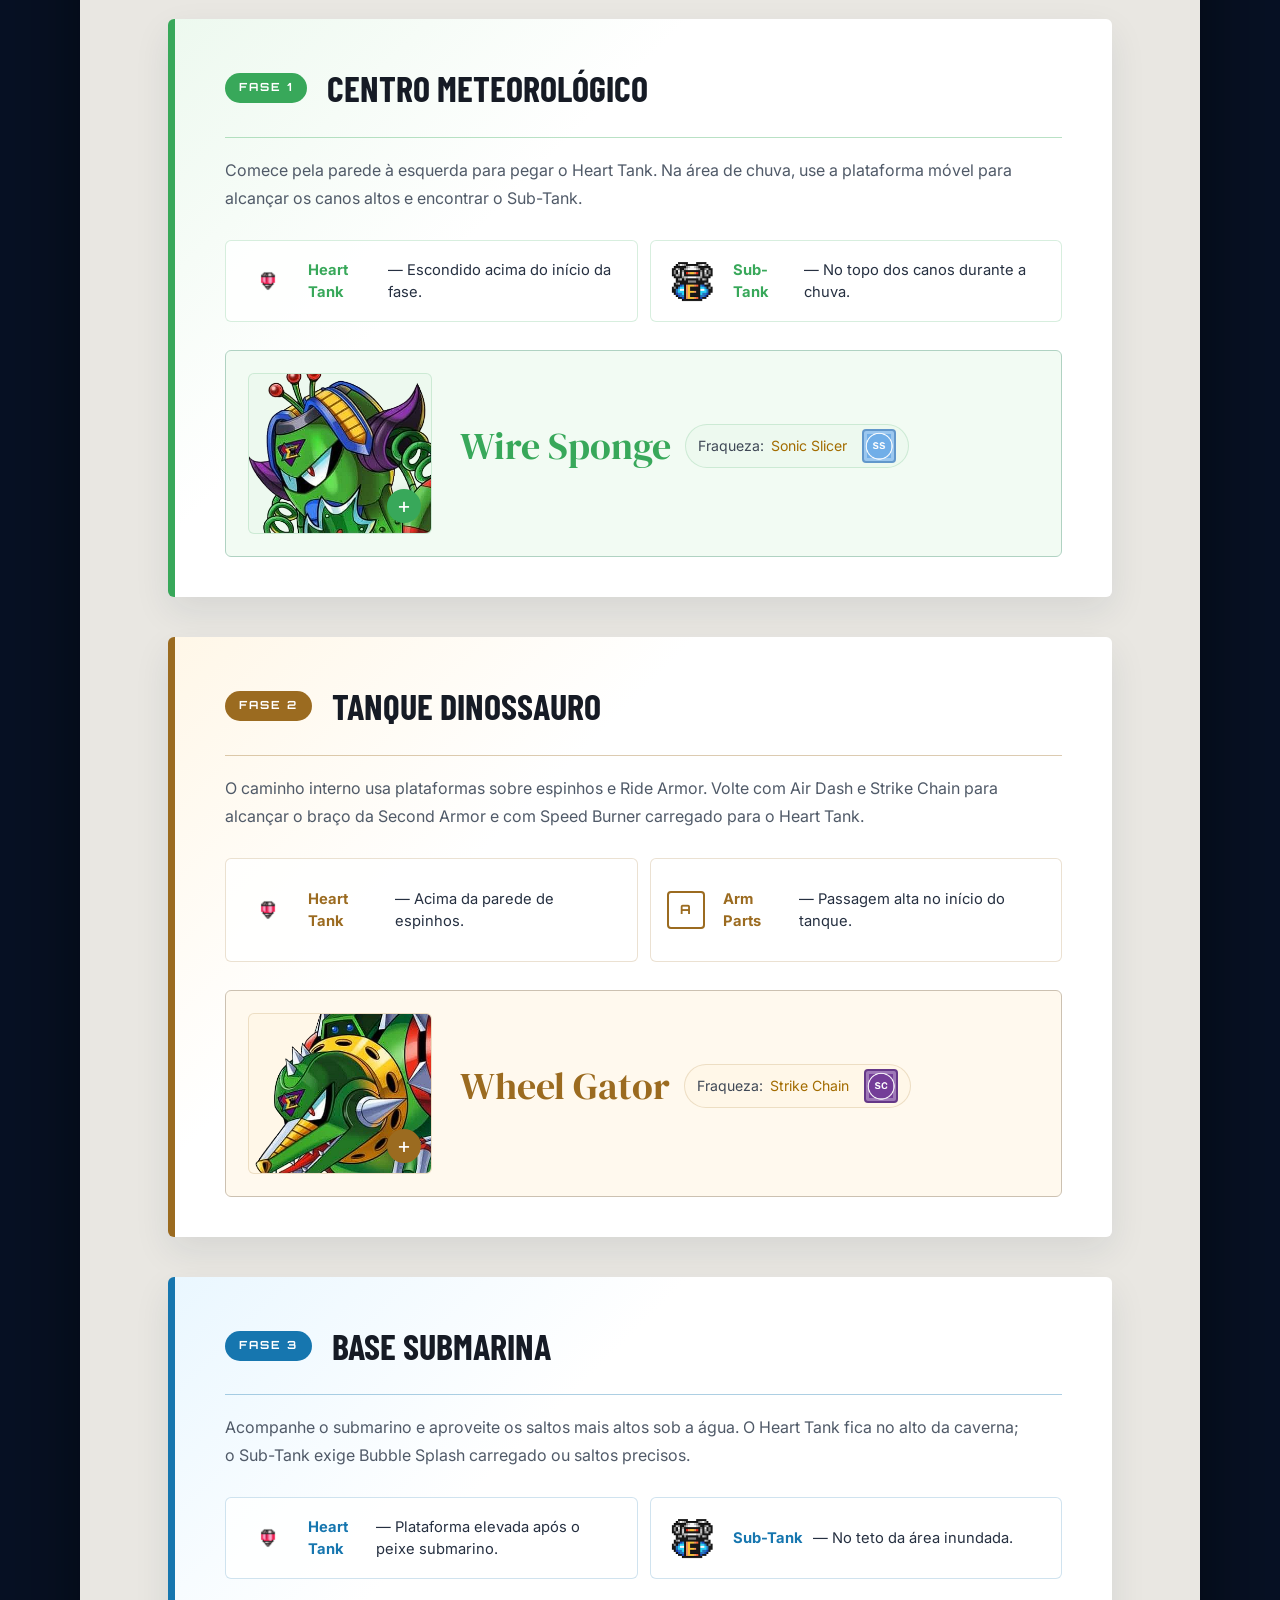
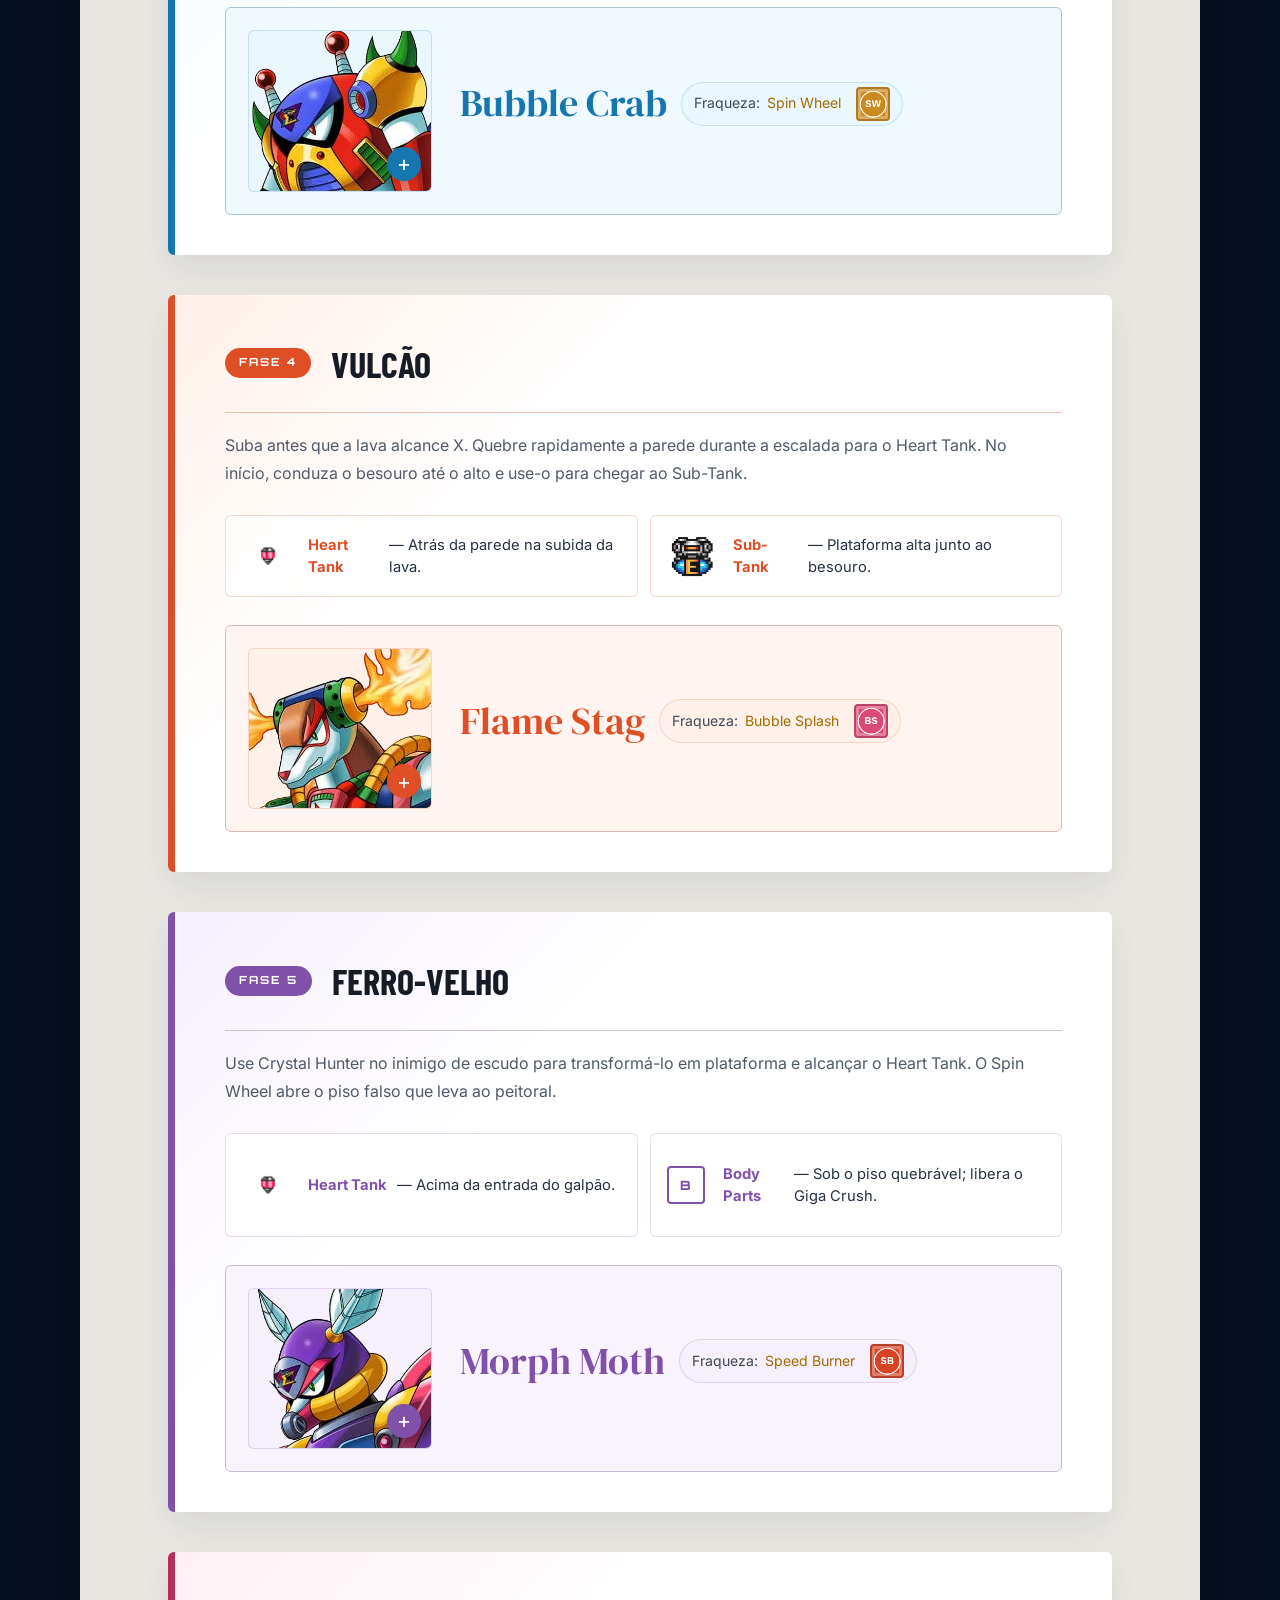
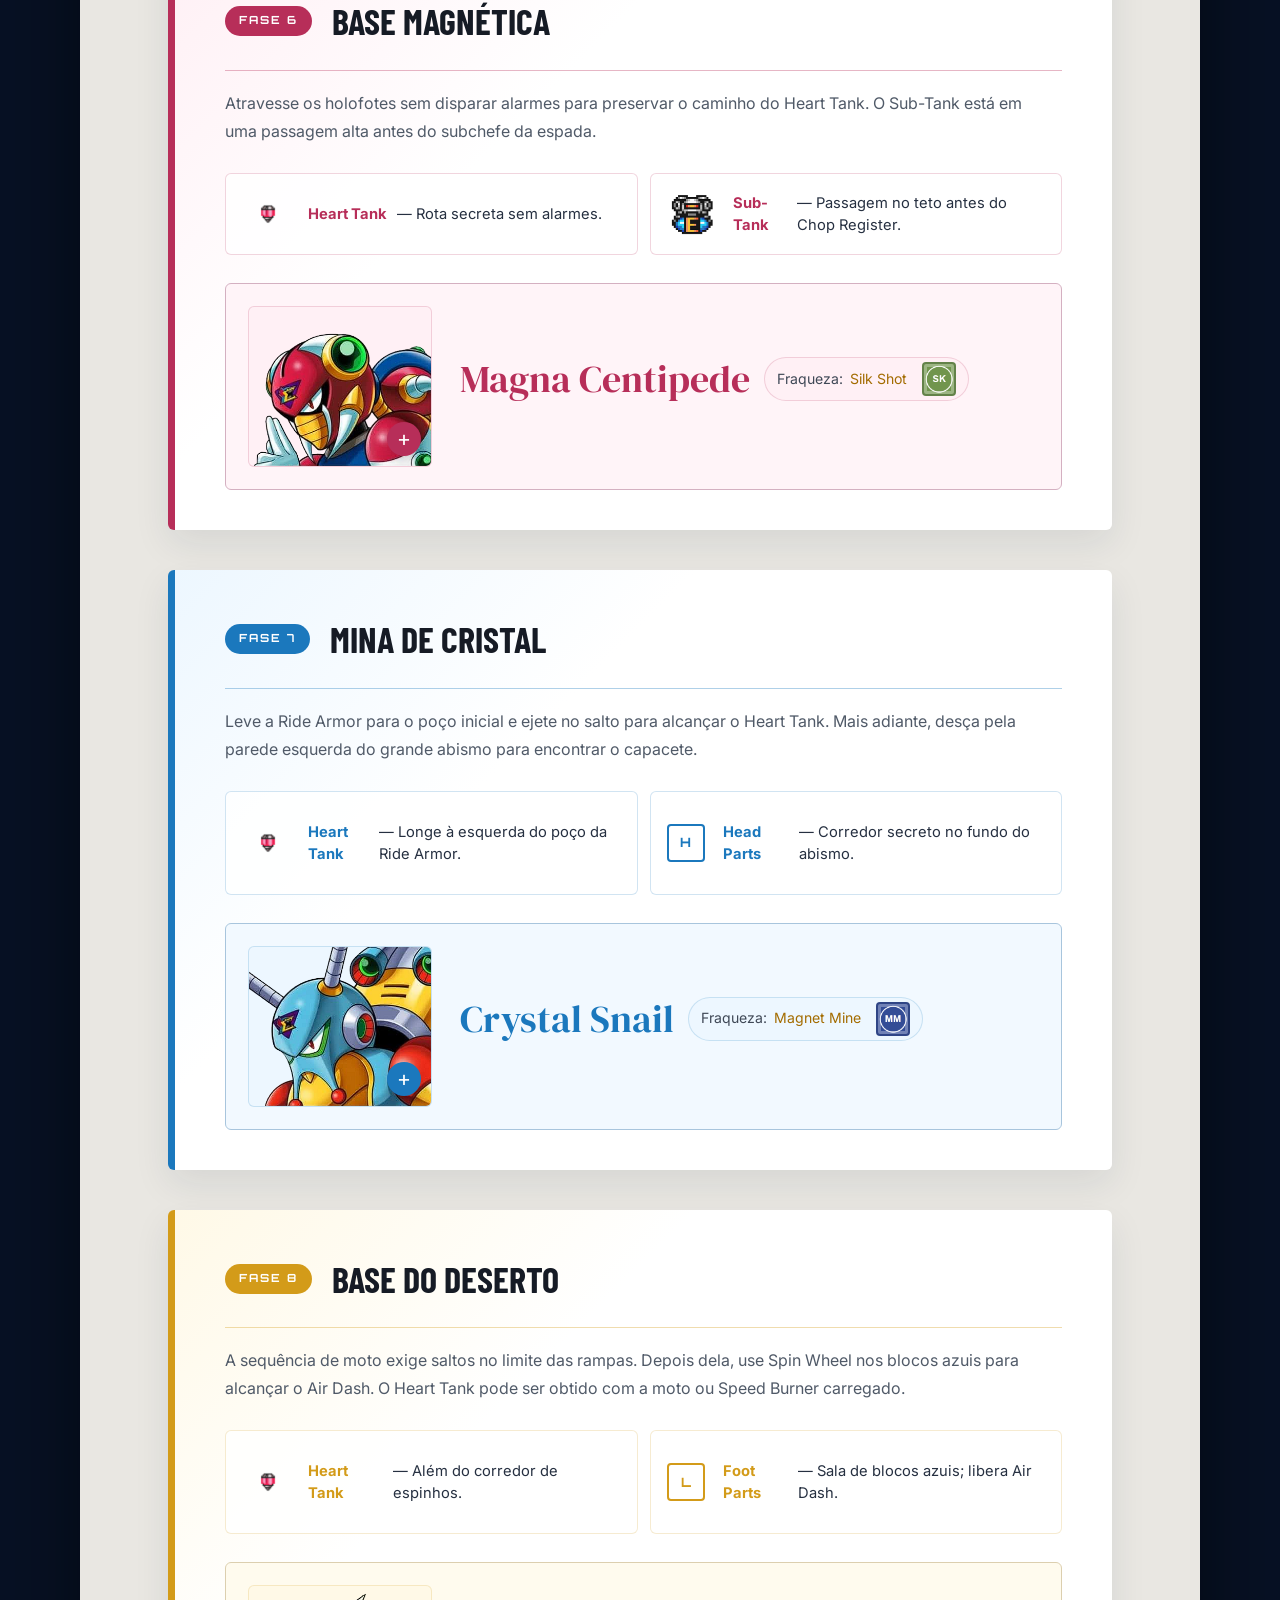
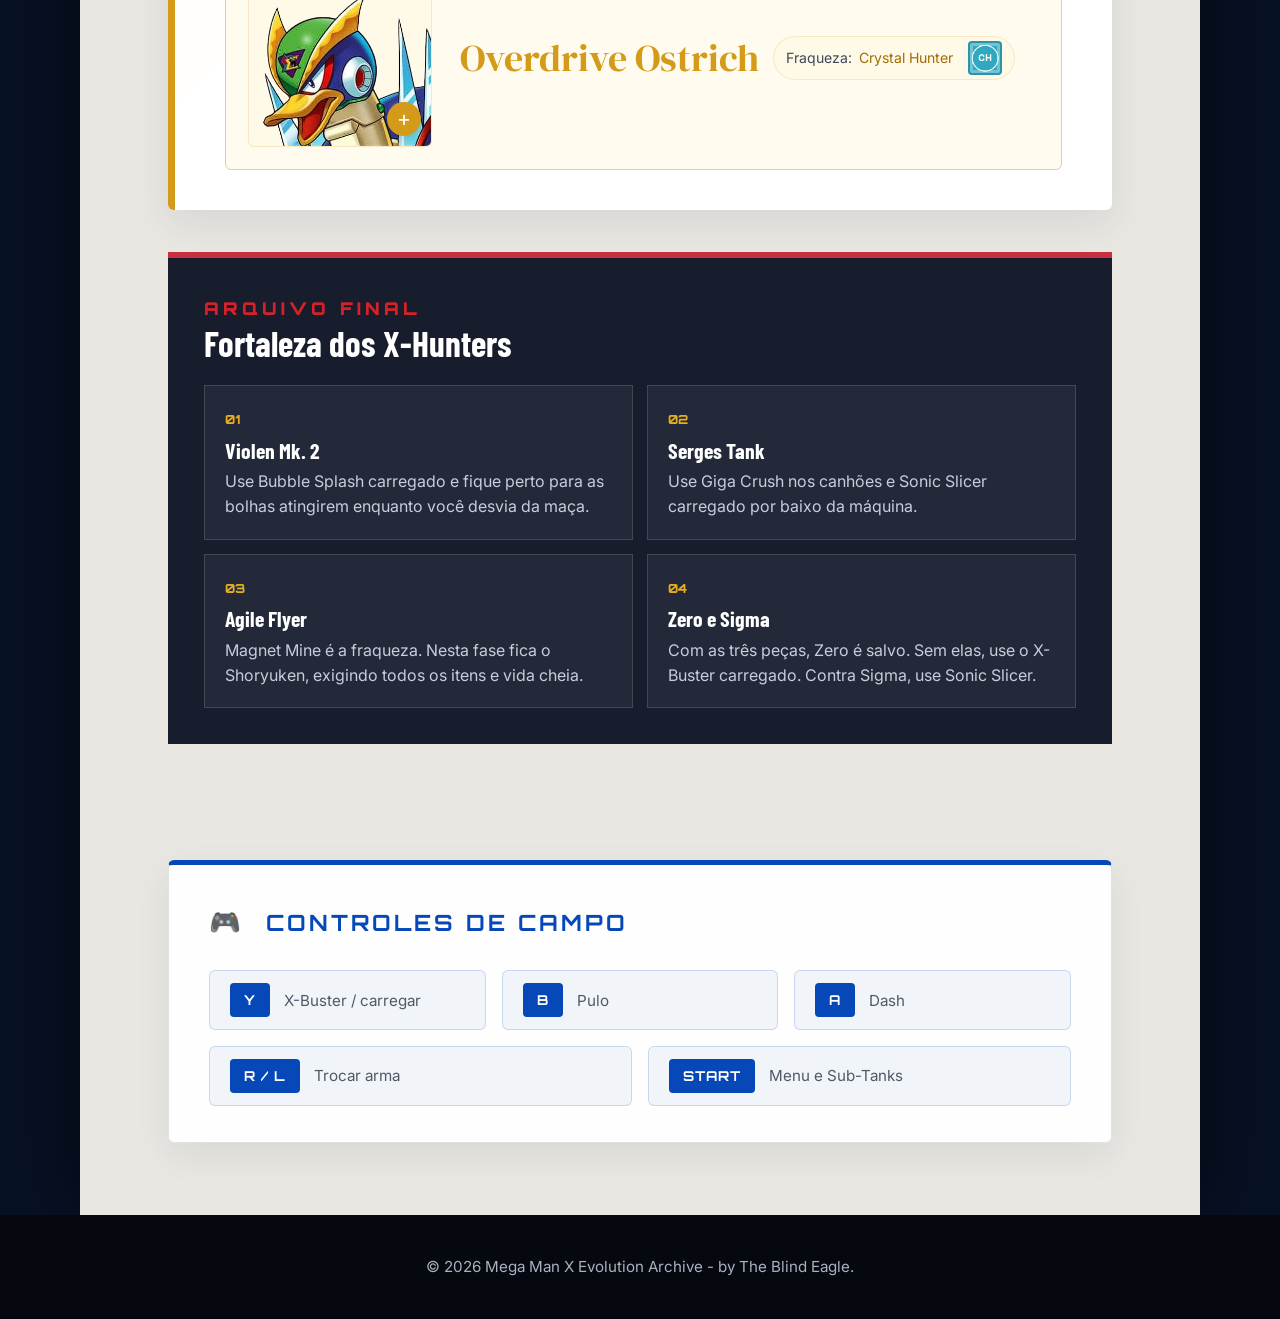
<file: detonado-x2.html>
<!DOCTYPE html>
<html lang="pt-BR">
<head>
    <meta charset="UTF-8">
    <meta name="viewport" content="width=device-width, initial-scale=1.0">
    <title>Mega Man X2 - Detonado Completo | Base Hunter X</title>
    <meta name="description" content="Detonado completo de Mega Man X2 com rota de chefes, fraquezas, armadura, Heart Tanks, Sub-Tanks, X-Hunters e Shoryuken.">
    <link rel="preconnect" href="https://fonts.googleapis.com">
    <link rel="preconnect" href="https://fonts.gstatic.com" crossorigin>
    <link href="https://fonts.googleapis.com/css2?family=Barlow+Condensed:wght@500;600;700&family=DM+Serif+Display&family=Inter:wght@300;400;500;600&family=Orbitron:wght@400;700;900&display=swap" rel="stylesheet">
    <link rel="stylesheet" href="assets/css/styles.css?v=x3-1">
</head>
<body class="detonado-page x2-page">
    <a class="skip-link" href="#main-content">Pular para o conteúdo principal</a>
    <nav class="navbar detonado-nav" aria-label="Navegação principal">
        <a href="index.html" class="logo" aria-label="Base Hunter X - início"><span class="logo-mark" aria-hidden="true"><img src="assets/img/base-hunter-x-logo.png" alt=""></span></a>
        <ul class="nav-links">
            <li><a href="index.html">A Base</a></li>
            <li><details class="detonado-menu"><summary>Detonado</summary><nav aria-label="Escolher detonado"><a href="detonado.html">Mega Man X1</a><a href="detonado-x2.html" aria-current="page">Mega Man X2</a><a href="detonado-x3.html">Mega Man X3</a><a href="detonado-x4.html">Mega Man X4</a><a href="detonado-x5.html">Mega Man X5</a><a href="detonado-x6.html">Mega Man X6</a></nav></details></li>
        </ul>
        <a class="detonado-nav-action" href="#detonado">Abrir arquivo <span aria-hidden="true">↓</span></a>
    </nav>

    <main id="main-content" tabindex="-1">
        <header class="detonado-intro x2-intro">
            <p class="detonado-eyebrow">ARQUIVO DE OPERAÇÃO // MEGA MAN X2</p>
            <img class="detonado-intro-logo" src="assets/img/base-hunter-x-logo.png" alt="Base Hunter X">
            <h1>A contraofensiva dos X-Hunters.</h1>
            <p class="detonado-intro-copy">Uma rota completa para recuperar Zero, montar a Second Armor e derrubar os oito novos Mavericks.</p>
            <a class="detonado-intro-link" href="#detonado">Iniciar operação <span aria-hidden="true">↓</span></a>
        </header>

        <section id="detonado" class="detonado-section" tabindex="-1">
            <div class="detonado-heading">
                <p class="detonado-eyebrow">PROTOCOLO COMPLETO</p>
                <h2 class="section-title">Detonado Mega Man X2</h2>
                <p>A rota prioriza a corrente de fraquezas e sinaliza os retornos necessários para completar todos os upgrades.</p>
            </div>

            <div class="order-tip x2-order">
                <span class="tip-icon" aria-hidden="true">02</span>
                <p><strong>Ordem recomendada:</strong> Wire Sponge → Wheel Gator → Bubble Crab → Flame Stag → Morph Moth → Magna Centipede → Crystal Snail → Overdrive Ostrich.</p>
            </div>

            <aside class="x-hunter-brief" aria-label="Protocolo dos X-Hunters">
                <div><span class="x2-kicker">MISSÃO PARALELA</span><h3>Recupere as três partes de Zero</h3></div>
                <p>Após o segundo Maverick, Agile, Serges e Violen aparecem em fases ainda abertas. Entre pela porta alternativa antes do chefe e derrote cada X-Hunter. As posições mudam a cada visita.</p>
                <div class="x-hunter-tags"><span>Agile · Magnet Mine</span><span>Serges · Sonic Slicer</span><span>Violen · Bubble Splash</span></div>
            </aside>

            <article class="stage-block x2-stage" style="--stage-accent:#38a85a;--stage-tint:#edf9ef;--stage-art:#257d42">
                <div class="stage-header"><span class="stage-badge">Fase 1</span><h3 class="stage-name">CENTRO METEOROLÓGICO</h3></div>
                <p class="stage-lore">Comece pela parede à esquerda para pegar o Heart Tank. Na área de chuva, use a plataforma móvel para alcançar os canos altos e encontrar o Sub-Tank.</p>
                <div class="items-row"><div class="item-chip"><img class="tank-item-icon" src="assets/img/HeartTank.gif" alt=""><strong>Heart Tank</strong> — Escondido acima do início da fase.</div><div class="item-chip"><img class="tank-item-icon" src="assets/img/Sub-Tank.png" alt=""><strong>Sub-Tank</strong> — No topo dos canos durante a chuva.</div></div>
                <div class="boss-card"><div class="boss-img-wrap"><img src="assets/img/x2/bosses/reference/wire-sponge.png" alt="Wire Sponge" class="boss-img x2-boss-img"></div><div class="boss-info"><div class="boss-name-row"><h4 class="boss-name">Wire Sponge</h4><span class="boss-weakness">Fraqueza: <em>Sonic Slicer</em><span class="x2-weapon sonic" aria-hidden="true">SS</span></span></div><div class="attacks-list"><span class="attack-tag">Vine Whip</span><span class="attack-tag">Seed Shot</span><span class="attack-tag">Lightning</span></div><p class="strategy"><span class="strat-label">ESTRATÉGIA:</span> Sem a fraqueza, use disparos carregados e passe por baixo quando ele balançar. Com Sonic Slicer, mantenha distância. Recompensa: <strong>Strike Chain</strong>.</p></div></div>
            </article>

            <article class="stage-block x2-stage" style="--stage-accent:#9b6b20;--stage-tint:#fff7e8;--stage-art:#5b3e18">
                <div class="stage-header"><span class="stage-badge">Fase 2</span><h3 class="stage-name">TANQUE DINOSSAURO</h3></div>
                <p class="stage-lore">O caminho interno usa plataformas sobre espinhos e Ride Armor. Volte com Air Dash e Strike Chain para alcançar o braço da Second Armor e com Speed Burner carregado para o Heart Tank.</p>
                <div class="items-row"><div class="item-chip"><img class="tank-item-icon" src="assets/img/HeartTank.gif" alt=""><strong>Heart Tank</strong> — Acima da parede de espinhos.</div><div class="item-chip armor-item"><span class="x2-item-icon">A</span><strong>Arm Parts</strong> — Passagem alta no início do tanque.</div></div>
                <div class="boss-card"><div class="boss-img-wrap"><img src="assets/img/x2/bosses/reference/wheel-gator.png" alt="Wheel Gator" class="boss-img x2-boss-img"></div><div class="boss-info"><div class="boss-name-row"><h4 class="boss-name">Wheel Gator</h4><span class="boss-weakness">Fraqueza: <em>Strike Chain</em><span class="x2-weapon chain" aria-hidden="true">SC</span></span></div><div class="attacks-list"><span class="attack-tag">Spin Wheel</span><span class="attack-tag">Bite</span><span class="attack-tag">Ambush</span></div><p class="strategy"><span class="strat-label">ESTRATÉGIA:</span> Espere na parede enquanto ele estiver submerso. Desça quando emergir e acerte com Strike Chain. Recompensa: <strong>Spin Wheel</strong>.</p></div></div>
            </article>

            <article class="stage-block x2-stage" style="--stage-accent:#1676af;--stage-tint:#eaf7ff;--stage-art:#07577f">
                <div class="stage-header"><span class="stage-badge">Fase 3</span><h3 class="stage-name">BASE SUBMARINA</h3></div>
                <p class="stage-lore">Acompanhe o submarino e aproveite os saltos mais altos sob a água. O Heart Tank fica no alto da caverna; o Sub-Tank exige Bubble Splash carregado ou saltos precisos.</p>
                <div class="items-row"><div class="item-chip"><img class="tank-item-icon" src="assets/img/HeartTank.gif" alt=""><strong>Heart Tank</strong> — Plataforma elevada após o peixe submarino.</div><div class="item-chip"><img class="tank-item-icon" src="assets/img/Sub-Tank.png" alt=""><strong>Sub-Tank</strong> — No teto da área inundada.</div></div>
                <div class="boss-card"><div class="boss-img-wrap"><img src="assets/img/x2/bosses/reference/bubble-crab.png" alt="Bubble Crab" class="boss-img x2-boss-img"></div><div class="boss-info"><div class="boss-name-row"><h4 class="boss-name">Bubble Crab</h4><span class="boss-weakness">Fraqueza: <em>Spin Wheel</em><span class="x2-weapon wheel" aria-hidden="true">SW</span></span></div><div class="attacks-list"><span class="attack-tag">Bubble Shield</span><span class="attack-tag">Crab Claw</span><span class="attack-tag">Shoulder Mine</span></div><p class="strategy"><span class="strat-label">ESTRATÉGIA:</span> Spin Wheel destrói o escudo e interrompe sua aproximação. Ataque no intervalo entre os saltos. Recompensa: <strong>Bubble Splash</strong>.</p></div></div>
            </article>

            <article class="stage-block x2-stage" style="--stage-accent:#df4e24;--stage-tint:#fff0e9;--stage-art:#9d2e13">
                <div class="stage-header"><span class="stage-badge">Fase 4</span><h3 class="stage-name">VULCÃO</h3></div>
                <p class="stage-lore">Suba antes que a lava alcance X. Quebre rapidamente a parede durante a escalada para o Heart Tank. No início, conduza o besouro até o alto e use-o para chegar ao Sub-Tank.</p>
                <div class="items-row"><div class="item-chip"><img class="tank-item-icon" src="assets/img/HeartTank.gif" alt=""><strong>Heart Tank</strong> — Atrás da parede na subida da lava.</div><div class="item-chip"><img class="tank-item-icon" src="assets/img/Sub-Tank.png" alt=""><strong>Sub-Tank</strong> — Plataforma alta junto ao besouro.</div></div>
                <div class="boss-card"><div class="boss-img-wrap"><img src="assets/img/x2/bosses/reference/flame-stag.png" alt="Flame Stag" class="boss-img x2-boss-img"></div><div class="boss-info"><div class="boss-name-row"><h4 class="boss-name">Flame Stag</h4><span class="boss-weakness">Fraqueza: <em>Bubble Splash</em><span class="x2-weapon bubble" aria-hidden="true">BS</span></span></div><div class="attacks-list"><span class="attack-tag">Fireball</span><span class="attack-tag">Flame Dash</span><span class="attack-tag">Uppercut</span></div><p class="strategy"><span class="strat-label">ESTRATÉGIA:</span> Bubble Splash interrompe as investidas. Troque de parede e dispare quando ele terminar a escalada. Recompensa: <strong>Speed Burner</strong>.</p></div></div>
            </article>

            <article class="stage-block x2-stage" style="--stage-accent:#8051a8;--stage-tint:#f6effc;--stage-art:#573377">
                <div class="stage-header"><span class="stage-badge">Fase 5</span><h3 class="stage-name">FERRO-VELHO</h3></div>
                <p class="stage-lore">Use Crystal Hunter no inimigo de escudo para transformá-lo em plataforma e alcançar o Heart Tank. O Spin Wheel abre o piso falso que leva ao peitoral.</p>
                <div class="items-row"><div class="item-chip"><img class="tank-item-icon" src="assets/img/HeartTank.gif" alt=""><strong>Heart Tank</strong> — Acima da entrada do galpão.</div><div class="item-chip armor-item"><span class="x2-item-icon">B</span><strong>Body Parts</strong> — Sob o piso quebrável; libera o Giga Crush.</div></div>
                <div class="boss-card"><div class="boss-img-wrap"><img src="assets/img/x2/bosses/reference/morph-moth.png" alt="Morph Moth" class="boss-img x2-boss-img"></div><div class="boss-info"><div class="boss-name-row"><h4 class="boss-name">Morph Moth</h4><span class="boss-weakness">Fraqueza: <em>Speed Burner</em><span class="x2-weapon burner" aria-hidden="true">SB</span></span></div><div class="attacks-list"><span class="attack-tag">Junk Storm</span><span class="attack-tag">Cocoon</span><span class="attack-tag">Laser</span></div><p class="strategy"><span class="strat-label">ESTRATÉGIA:</span> Use Speed Burner desde a forma casulo e passe sob o voo da forma adulta. Recompensa: <strong>Silk Shot</strong>.</p></div></div>
            </article>

            <article class="stage-block x2-stage" style="--stage-accent:#b72e59;--stage-tint:#fff0f5;--stage-art:#741b3a">
                <div class="stage-header"><span class="stage-badge">Fase 6</span><h3 class="stage-name">BASE MAGNÉTICA</h3></div>
                <p class="stage-lore">Atravesse os holofotes sem disparar alarmes para preservar o caminho do Heart Tank. O Sub-Tank está em uma passagem alta antes do subchefe da espada.</p>
                <div class="items-row"><div class="item-chip"><img class="tank-item-icon" src="assets/img/HeartTank.gif" alt=""><strong>Heart Tank</strong> — Rota secreta sem alarmes.</div><div class="item-chip"><img class="tank-item-icon" src="assets/img/Sub-Tank.png" alt=""><strong>Sub-Tank</strong> — Passagem no teto antes do Chop Register.</div></div>
                <div class="boss-card"><div class="boss-img-wrap"><img src="assets/img/x2/bosses/reference/magna-centipede.png" alt="Magna Centipede" class="boss-img x2-boss-img"></div><div class="boss-info"><div class="boss-name-row"><h4 class="boss-name">Magna Centipede</h4><span class="boss-weakness">Fraqueza: <em>Silk Shot</em><span class="x2-weapon silk" aria-hidden="true">SK</span></span></div><div class="attacks-list"><span class="attack-tag">Teleport</span><span class="attack-tag">Magnet Tail</span><span class="attack-tag">Shuriken</span></div><p class="strategy"><span class="strat-label">ESTRATÉGIA:</span> Silk Shot causa dano alto e reduz o ritmo dos teletransportes. Evite a cauda para não perder habilidades. Recompensa: <strong>Magnet Mine</strong>.</p></div></div>
            </article>

            <article class="stage-block x2-stage" style="--stage-accent:#1b78bd;--stage-tint:#edf7ff;--stage-art:#e18d22">
                <div class="stage-header"><span class="stage-badge">Fase 7</span><h3 class="stage-name">MINA DE CRISTAL</h3></div>
                <p class="stage-lore">Leve a Ride Armor para o poço inicial e ejete no salto para alcançar o Heart Tank. Mais adiante, desça pela parede esquerda do grande abismo para encontrar o capacete.</p>
                <div class="items-row"><div class="item-chip"><img class="tank-item-icon" src="assets/img/HeartTank.gif" alt=""><strong>Heart Tank</strong> — Longe à esquerda do poço da Ride Armor.</div><div class="item-chip armor-item"><span class="x2-item-icon">H</span><strong>Head Parts</strong> — Corredor secreto no fundo do abismo.</div></div>
                <div class="boss-card"><div class="boss-img-wrap"><img src="assets/img/x2/bosses/reference/crystal-snail.png" alt="Crystal Snail" class="boss-img x2-boss-img"></div><div class="boss-info"><div class="boss-name-row"><h4 class="boss-name">Crystal Snail</h4><span class="boss-weakness">Fraqueza: <em>Magnet Mine</em><span class="x2-weapon mine" aria-hidden="true">MM</span></span></div><div class="attacks-list"><span class="attack-tag">Crystal Hunter</span><span class="attack-tag">Shell Dash</span><span class="attack-tag">Time Slow</span></div><p class="strategy"><span class="strat-label">ESTRATÉGIA:</span> Magnet Mine separa o chefe da concha. Afaste a concha com dash e acerte-o antes que a recupere. Recompensa: <strong>Crystal Hunter</strong>.</p></div></div>
            </article>

            <article class="stage-block x2-stage" style="--stage-accent:#d39b19;--stage-tint:#fff9e7;--stage-art:#336cc5">
                <div class="stage-header"><span class="stage-badge">Fase 8</span><h3 class="stage-name">BASE DO DESERTO</h3></div>
                <p class="stage-lore">A sequência de moto exige saltos no limite das rampas. Depois dela, use Spin Wheel nos blocos azuis para alcançar o Air Dash. O Heart Tank pode ser obtido com a moto ou Speed Burner carregado.</p>
                <div class="items-row"><div class="item-chip"><img class="tank-item-icon" src="assets/img/HeartTank.gif" alt=""><strong>Heart Tank</strong> — Além do corredor de espinhos.</div><div class="item-chip armor-item"><span class="x2-item-icon">L</span><strong>Foot Parts</strong> — Sala de blocos azuis; libera Air Dash.</div></div>
                <div class="boss-card"><div class="boss-img-wrap"><img src="assets/img/x2/bosses/reference/overdrive-ostrich.png" alt="Overdrive Ostrich" class="boss-img x2-boss-img"></div><div class="boss-info"><div class="boss-name-row"><h4 class="boss-name">Overdrive Ostrich</h4><span class="boss-weakness">Fraqueza: <em>Crystal Hunter</em><span class="x2-weapon crystal" aria-hidden="true">CH</span></span></div><div class="attacks-list"><span class="attack-tag">Sonic Slicer</span><span class="attack-tag">High Jump</span><span class="attack-tag">Charge</span></div><p class="strategy"><span class="strat-label">ESTRATÉGIA:</span> Crystal Hunter congela o chefe e abre uma sequência segura. Reaplique assim que ele descongelar. Recompensa: <strong>Sonic Slicer</strong>.</p></div></div>
            </article>

            <section class="x2-fortress" aria-labelledby="fortress-title">
                <p class="fortress-label">ARQUIVO FINAL</p><h3 id="fortress-title">Fortaleza dos X-Hunters</h3>
                <div class="x2-fortress-grid">
                    <article><span>01</span><h4>Violen Mk. 2</h4><p>Use Bubble Splash carregado e fique perto para as bolhas atingirem enquanto você desvia da maça.</p></article>
                    <article><span>02</span><h4>Serges Tank</h4><p>Use Giga Crush nos canhões e Sonic Slicer carregado por baixo da máquina.</p></article>
                    <article><span>03</span><h4>Agile Flyer</h4><p>Magnet Mine é a fraqueza. Nesta fase fica o Shoryuken, exigindo todos os itens e vida cheia.</p></article>
                    <article><span>04</span><h4>Zero e Sigma</h4><p>Com as três peças, Zero é salvo. Sem elas, use o X-Buster carregado. Contra Sigma, use Sonic Slicer.</p></article>
                </div>
            </section>
        </section>

        <section class="detonado-section controls-bottom" aria-labelledby="x2-controls-title">
            <div class="controls-panel">
                <h2 class="controls-title" id="x2-controls-title"><span class="ctrl-icon" aria-hidden="true">🎮</span> Controles de campo</h2>
                <div class="controls-grid"><div class="ctrl-item"><span class="ctrl-key">Y</span><span class="ctrl-desc">X-Buster / carregar</span></div><div class="ctrl-item"><span class="ctrl-key">B</span><span class="ctrl-desc">Pulo</span></div><div class="ctrl-item"><span class="ctrl-key">A</span><span class="ctrl-desc">Dash</span></div><div class="ctrl-item"><span class="ctrl-key">R / L</span><span class="ctrl-desc">Trocar arma</span></div><div class="ctrl-item"><span class="ctrl-key">START</span><span class="ctrl-desc">Menu e Sub-Tanks</span></div></div>
            </div>
        </section>
    </main>
    <footer><p>&copy; 2026 Mega Man X Evolution Archive - by The Blind Eagle.</p></footer>
    <script src="assets/js/script.js?v=x3-1"></script>
</body>
</html>
</file>
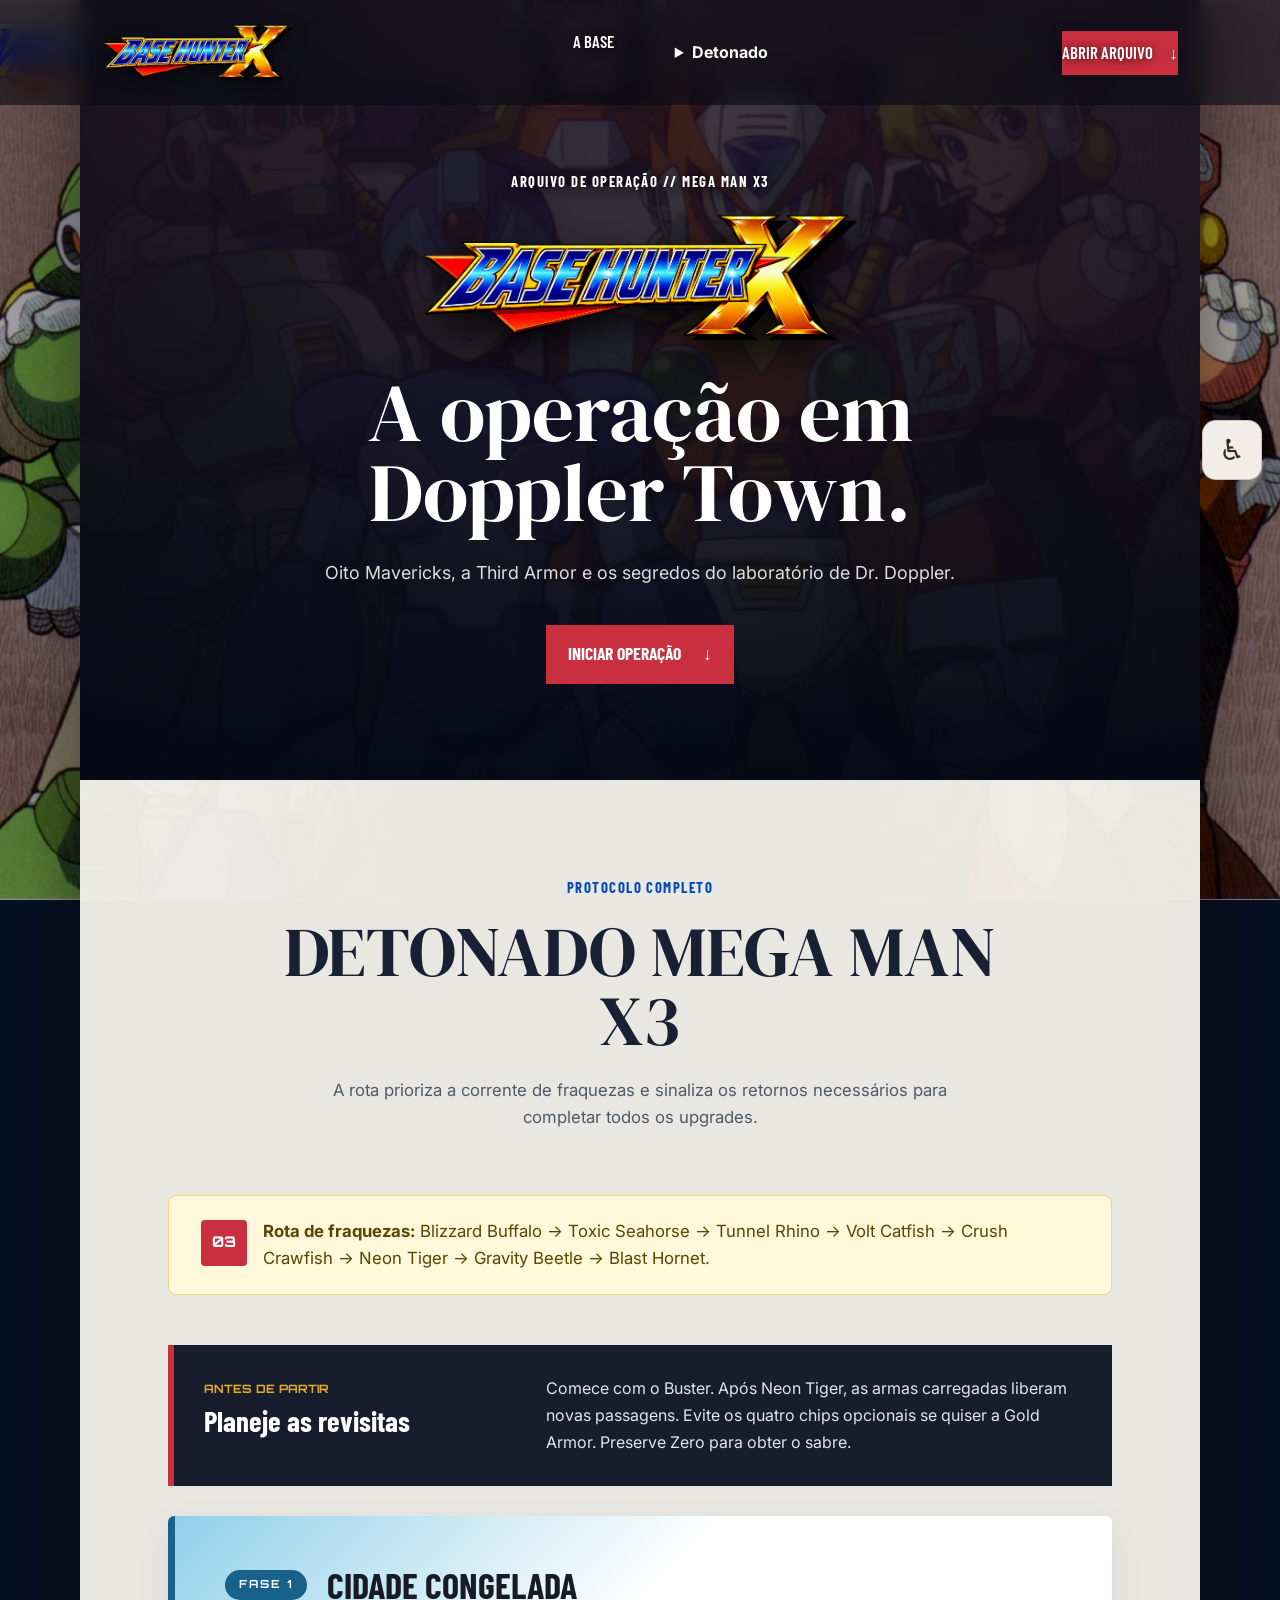
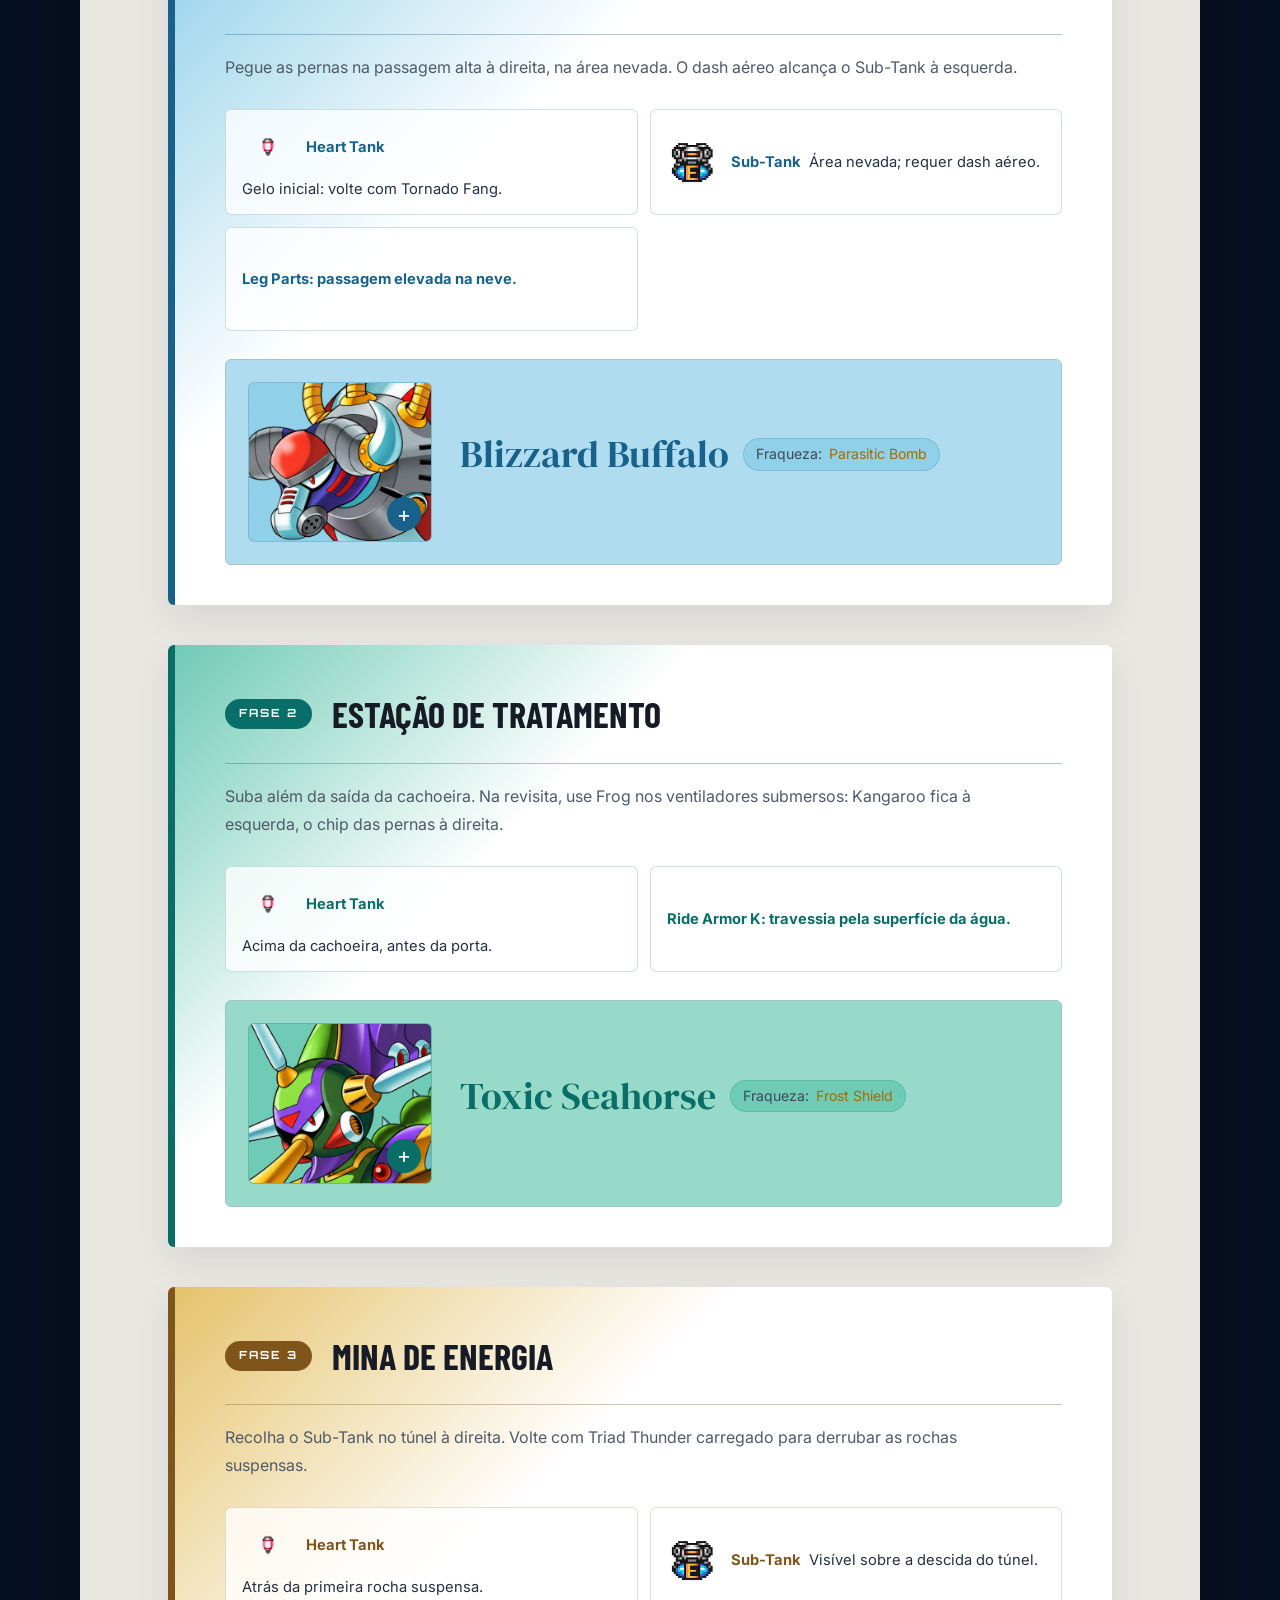
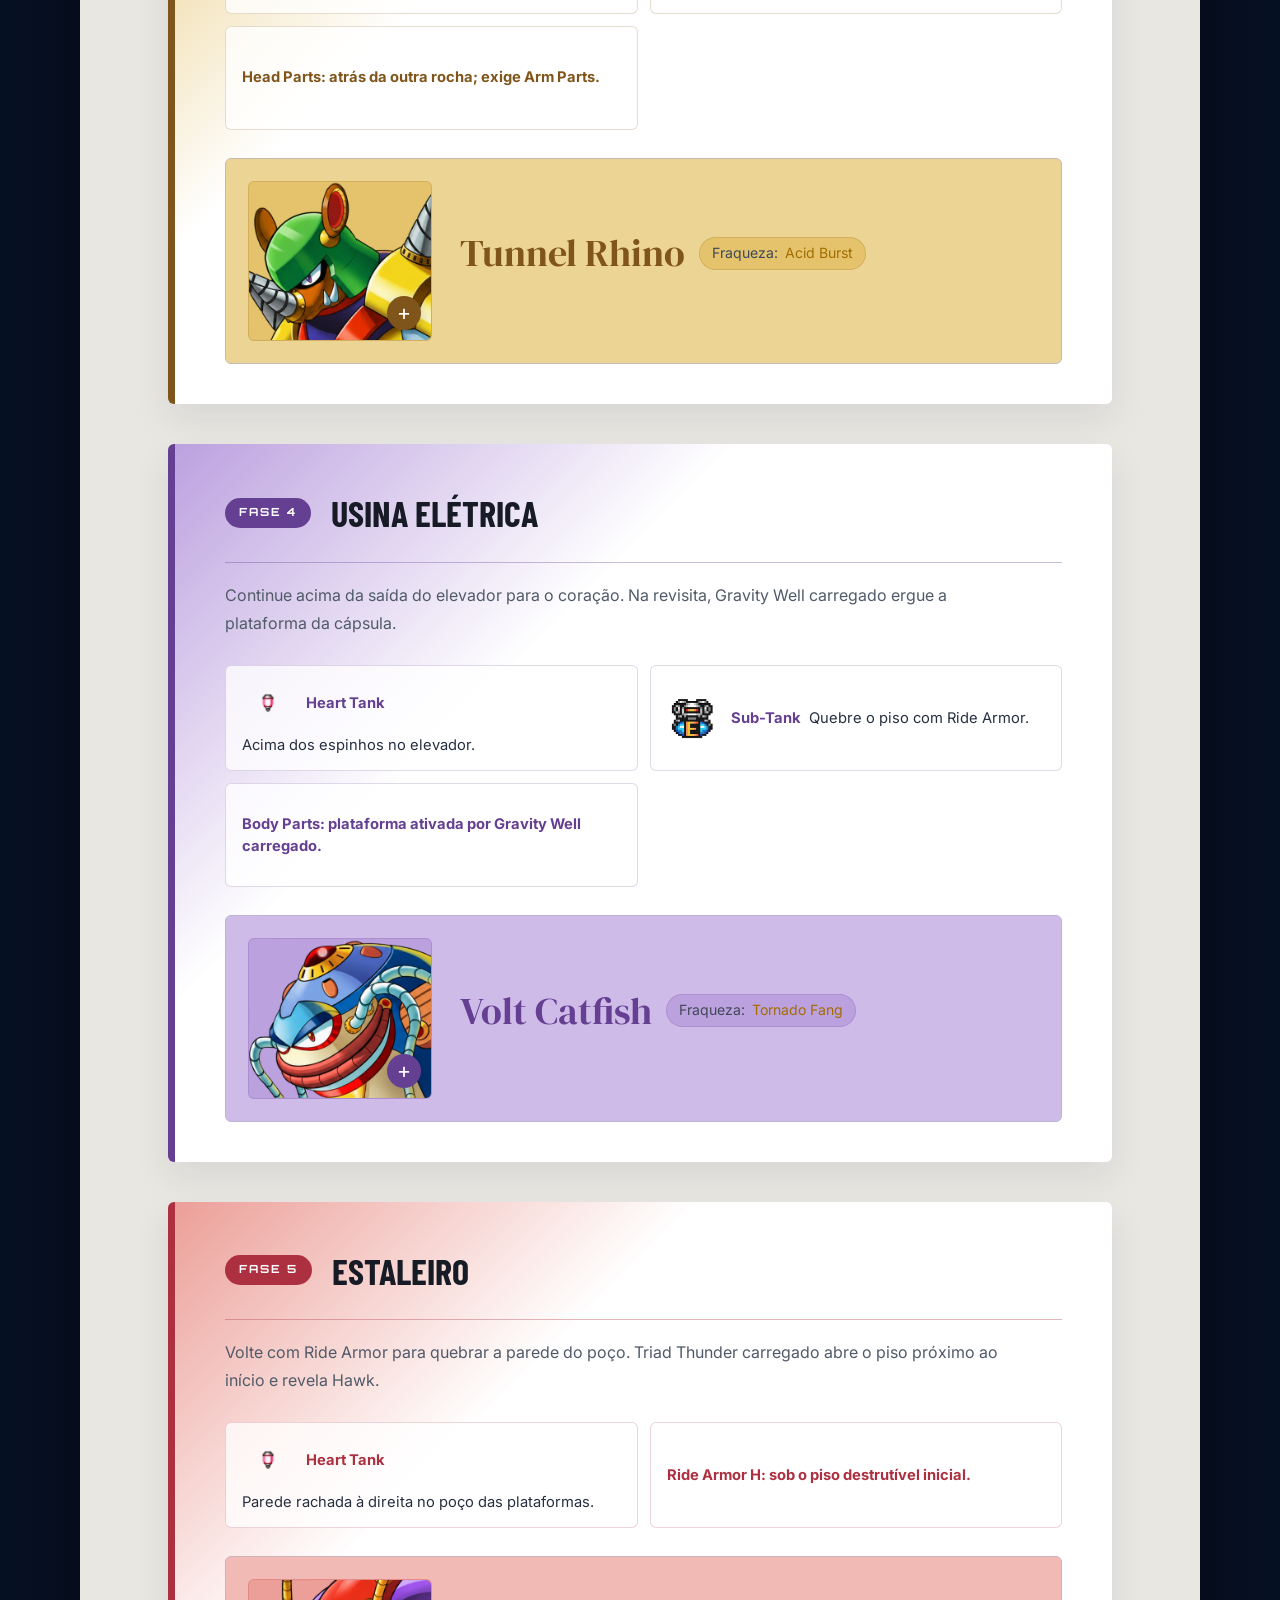
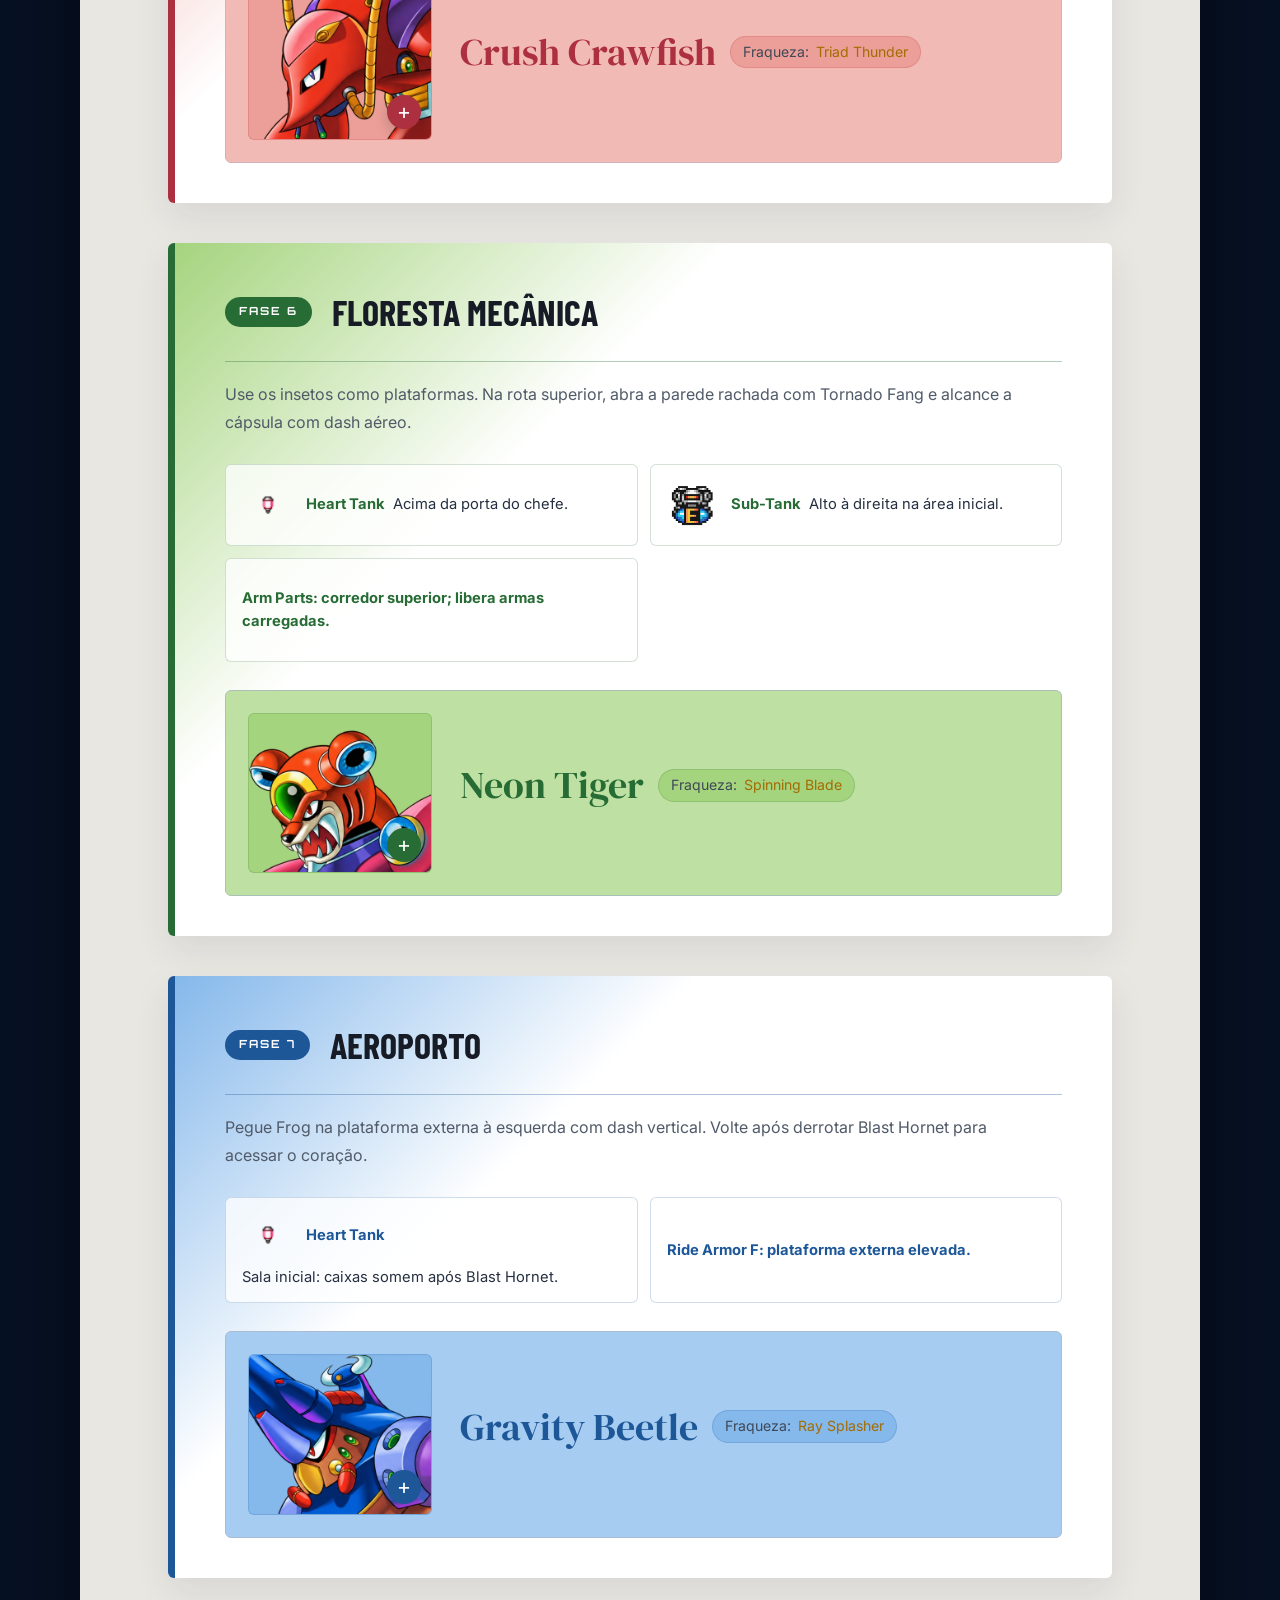
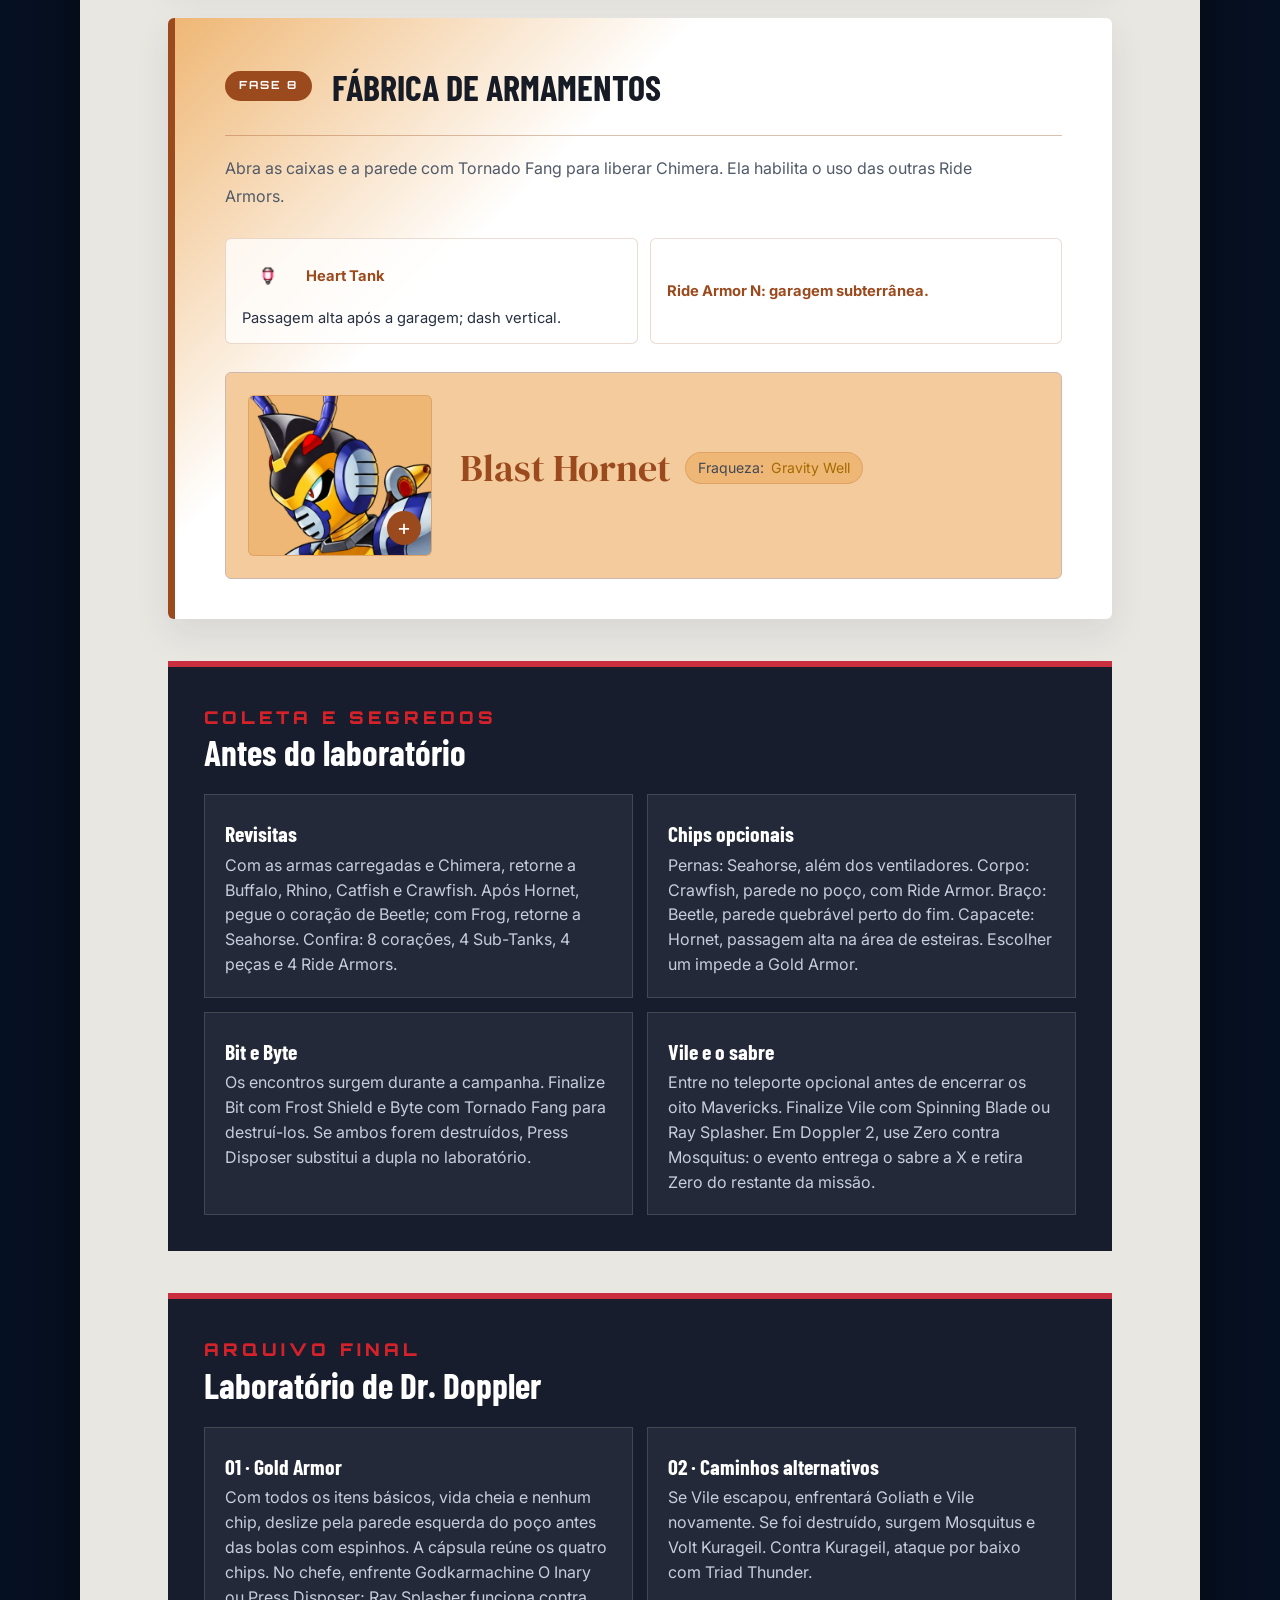
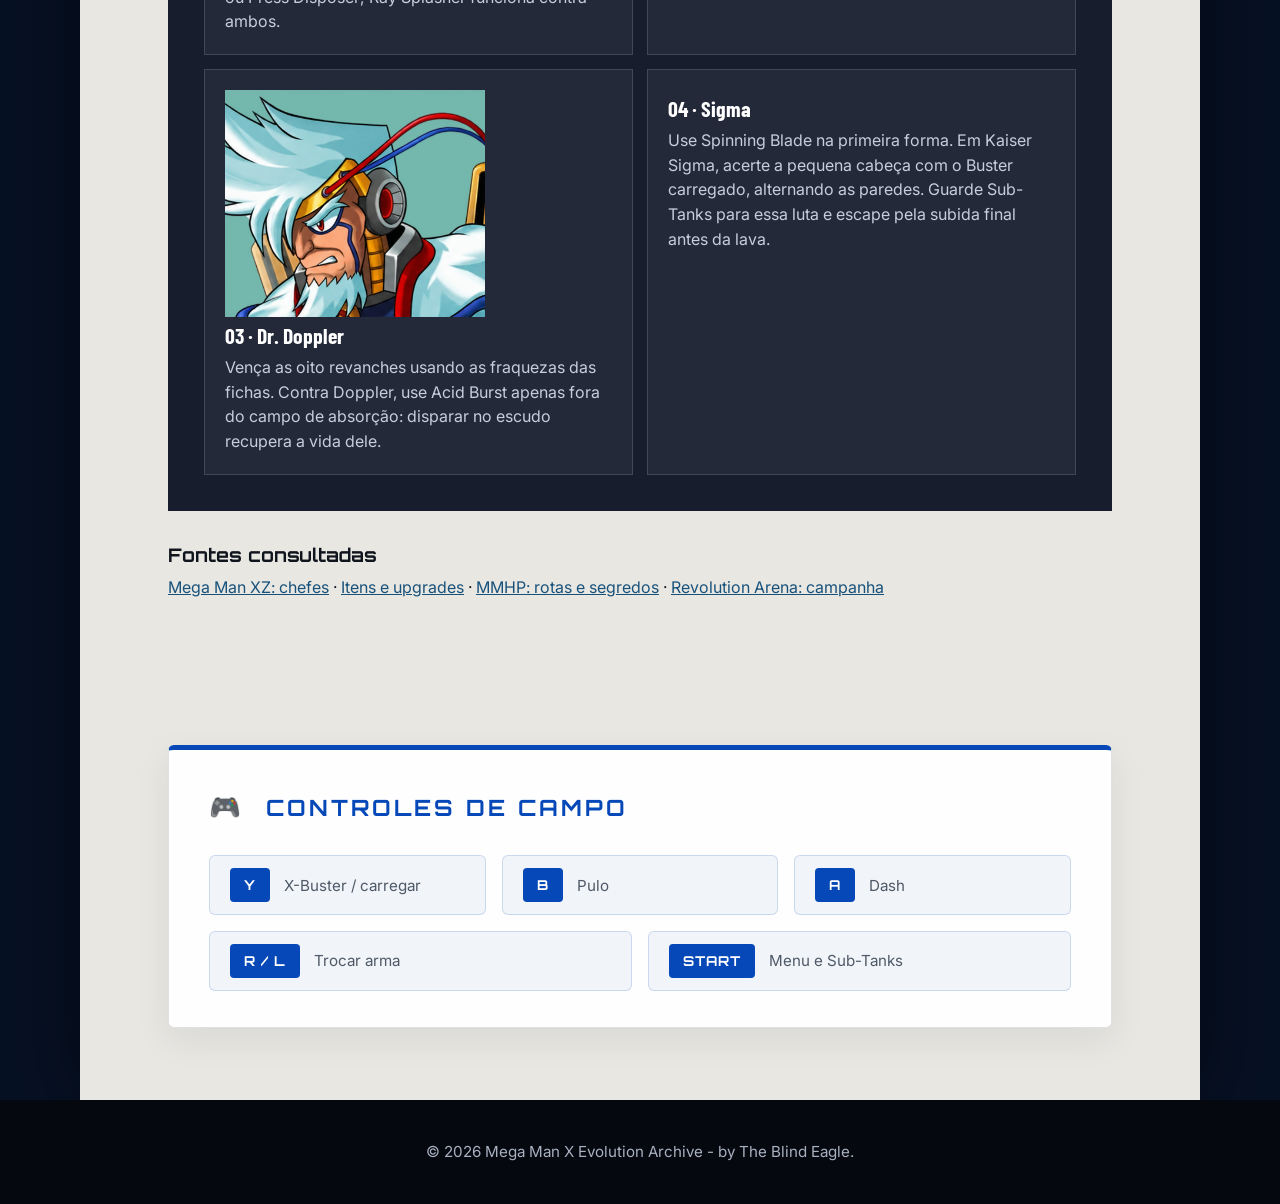
<file: detonado-x3.html>
<!DOCTYPE html>
<html lang="pt-BR">
<head>
    <meta charset="UTF-8">
    <meta name="viewport" content="width=device-width, initial-scale=1.0">
    <title>Mega Man X3 - Detonado Completo | Base Hunter X</title>
    <meta name="description" content="Detonado de Mega Man X3: chefes, fraquezas, Heart Tanks, Sub-Tanks, Third Armor, Ride Armors e segredos.">
    <link rel="preconnect" href="https://fonts.googleapis.com">
    <link rel="preconnect" href="https://fonts.gstatic.com" crossorigin>
    <link href="https://fonts.googleapis.com/css2?family=Barlow+Condensed:wght@500;600;700&family=DM+Serif+Display&family=Inter:wght@300;400;500;600&family=Orbitron:wght@400;700;900&display=swap" rel="stylesheet">
    <link rel="stylesheet" href="assets/css/styles.css?v=x3-1">
    <link rel="stylesheet" href="assets/css/x3.css">
</head>
<body class="detonado-page x2-page x3-page">
    <a class="skip-link" href="#main-content">Pular para o conteúdo principal</a>
    <nav class="navbar detonado-nav" aria-label="Navegação principal">
        <a href="index.html" class="logo" aria-label="Base Hunter X - início"><span class="logo-mark" aria-hidden="true"><img src="assets/img/base-hunter-x-logo.png" alt=""></span></a>
        <ul class="nav-links">
            <li><a href="index.html">A Base</a></li>
            <li><details class="detonado-menu"><summary>Detonado</summary><nav aria-label="Escolher detonado"><a href="detonado.html">Mega Man X1</a><a href="detonado-x2.html">Mega Man X2</a><a href="detonado-x3.html" aria-current="page">Mega Man X3</a><a href="detonado-x4.html">Mega Man X4</a><a href="detonado-x5.html">Mega Man X5</a><a href="detonado-x6.html">Mega Man X6</a></nav></details></li>
        </ul>
        <a class="detonado-nav-action" href="#detonado">Abrir arquivo <span aria-hidden="true">↓</span></a>
    </nav>

    <main id="main-content" tabindex="-1">
        <header class="detonado-intro x2-intro">
            <p class="detonado-eyebrow">ARQUIVO DE OPERAÇÃO // MEGA MAN X3</p>
            <img class="detonado-intro-logo" src="assets/img/base-hunter-x-logo.png" alt="Base Hunter X">
            <h1>A operação em Doppler Town.</h1>
            <p class="detonado-intro-copy">Oito Mavericks, a Third Armor e os segredos do laboratório de Dr. Doppler.</p>
            <a class="detonado-intro-link" href="#detonado">Iniciar operação <span aria-hidden="true">↓</span></a>
        </header>

        <section id="detonado" class="detonado-section" tabindex="-1">
            <div class="detonado-heading">
                <p class="detonado-eyebrow">PROTOCOLO COMPLETO</p>
                <h2 class="section-title">Detonado Mega Man X3</h2>
                <p>A rota prioriza a corrente de fraquezas e sinaliza os retornos necessários para completar todos os upgrades.</p>
            </div>

<div class="order-tip x2-order"><span class="tip-icon" aria-hidden="true">03</span><p><strong>Rota de fraquezas:</strong> Blizzard Buffalo → Toxic Seahorse → Tunnel Rhino → Volt Catfish → Crush Crawfish → Neon Tiger → Gravity Beetle → Blast Hornet.</p></div>
<aside class="x-hunter-brief"><div><span class="x2-kicker">ANTES DE PARTIR</span><h3>Planeje as revisitas</h3></div><p>Comece com o Buster. Após Neon Tiger, as armas carregadas liberam novas passagens. Evite os quatro chips opcionais se quiser a Gold Armor. Preserve Zero para obter o sabre.</p></aside>
<article id="blizzard-buffalo" class="stage-block x2-stage x3-stage" style="--stage-accent:#17618a;--stage-tint:#90d0e9">
<div class="stage-header"><span class="stage-badge">Fase 1</span><h3 class="stage-name">CIDADE CONGELADA</h3></div>
<p class="stage-lore">Pegue as pernas na passagem alta à direita, na área nevada. O dash aéreo alcança o Sub-Tank à esquerda.</p>
<div class="items-row">
<div class="item-chip"><img class="tank-item-icon" src="assets/img/HeartTank.gif" alt=""><strong>Heart Tank</strong> Gelo inicial: volte com Tornado Fang.</div>
<div class="item-chip"><img class="tank-item-icon" src="assets/img/Sub-Tank.png" alt=""><strong>Sub-Tank</strong> Área nevada; requer dash aéreo.</div>
<div class="item-chip armor-item"><strong>Leg Parts: passagem elevada na neve.</strong></div></div>
<div class="boss-card"><div class="boss-img-wrap"><img src="assets/img/x3/bosses/blizzard-buffalo.png?v=portraits-2" alt="Blizzard Buffalo" class="boss-img x2-boss-img" width="442" height="386" loading="lazy"></div>
<div class="boss-info"><div class="boss-name-row"><h4 class="boss-name">Blizzard Buffalo</h4><span class="boss-weakness">Fraqueza: <em>Parasitic Bomb</em></span></div><div class="attacks-list"><span class="attack-tag">Arma obtida: Frost Shield</span></div><p class="strategy"><span class="strat-label">ESTRATÉGIA:</span> Salte sobre as investidas e responda com o Buster carregado. Deixe Parasitic Bomb para a revanche.</p></div></div></article>
<article id="toxic-seahorse" class="stage-block x2-stage x3-stage" style="--stage-accent:#086e67;--stage-tint:#70cbb6">
<div class="stage-header"><span class="stage-badge">Fase 2</span><h3 class="stage-name">ESTAÇÃO DE TRATAMENTO</h3></div>
<p class="stage-lore">Suba além da saída da cachoeira. Na revisita, use Frog nos ventiladores submersos: Kangaroo fica à esquerda, o chip das pernas à direita.</p>
<div class="items-row">
<div class="item-chip"><img class="tank-item-icon" src="assets/img/HeartTank.gif" alt=""><strong>Heart Tank</strong> Acima da cachoeira, antes da porta.</div>

<div class="item-chip armor-item"><strong>Ride Armor K: travessia pela superfície da água.</strong></div></div>
<div class="boss-card"><div class="boss-img-wrap"><img src="assets/img/x3/bosses/toxic-seahorse.png?v=portraits-2" alt="Toxic Seahorse" class="boss-img x2-boss-img" width="442" height="386" loading="lazy"></div>
<div class="boss-info"><div class="boss-name-row"><h4 class="boss-name">Toxic Seahorse</h4><span class="boss-weakness">Fraqueza: <em>Frost Shield</em></span></div><div class="attacks-list"><span class="attack-tag">Arma obtida: Acid Burst</span></div><p class="strategy"><span class="strat-label">ESTRATÉGIA:</span> Coloque Frost Shield no ponto de aterrissagem. Afaste-se quando ele se dissolver.</p></div></div></article>
<article id="tunnel-rhino" class="stage-block x2-stage x3-stage" style="--stage-accent:#80551b;--stage-tint:#e5c36c">
<div class="stage-header"><span class="stage-badge">Fase 3</span><h3 class="stage-name">MINA DE ENERGIA</h3></div>
<p class="stage-lore">Recolha o Sub-Tank no túnel à direita. Volte com Triad Thunder carregado para derrubar as rochas suspensas.</p>
<div class="items-row">
<div class="item-chip"><img class="tank-item-icon" src="assets/img/HeartTank.gif" alt=""><strong>Heart Tank</strong> Atrás da primeira rocha suspensa.</div>
<div class="item-chip"><img class="tank-item-icon" src="assets/img/Sub-Tank.png" alt=""><strong>Sub-Tank</strong> Visível sobre a descida do túnel.</div>
<div class="item-chip armor-item"><strong>Head Parts: atrás da outra rocha; exige Arm Parts.</strong></div></div>
<div class="boss-card"><div class="boss-img-wrap"><img src="assets/img/x3/bosses/tunnel-rhino.png" alt="Tunnel Rhino" class="boss-img x2-boss-img" width="442" height="386" loading="lazy"></div>
<div class="boss-info"><div class="boss-name-row"><h4 class="boss-name">Tunnel Rhino</h4><span class="boss-weakness">Fraqueza: <em>Acid Burst</em></span></div><div class="attacks-list"><span class="attack-tag">Arma obtida: Tornado Fang</span></div><p class="strategy"><span class="strat-label">ESTRATÉGIA:</span> Evite a investida e ataque pelas costas. Espere o brilho de invulnerabilidade terminar.</p></div></div></article>
<article id="volt-catfish" class="stage-block x2-stage x3-stage" style="--stage-accent:#654092;--stage-tint:#bca1df">
<div class="stage-header"><span class="stage-badge">Fase 4</span><h3 class="stage-name">USINA ELÉTRICA</h3></div>
<p class="stage-lore">Continue acima da saída do elevador para o coração. Na revisita, Gravity Well carregado ergue a plataforma da cápsula.</p>
<div class="items-row">
<div class="item-chip"><img class="tank-item-icon" src="assets/img/HeartTank.gif" alt=""><strong>Heart Tank</strong> Acima dos espinhos no elevador.</div>
<div class="item-chip"><img class="tank-item-icon" src="assets/img/Sub-Tank.png" alt=""><strong>Sub-Tank</strong> Quebre o piso com Ride Armor.</div>
<div class="item-chip armor-item"><strong>Body Parts: plataforma ativada por Gravity Well carregado.</strong></div></div>
<div class="boss-card"><div class="boss-img-wrap"><img src="assets/img/x3/bosses/volt-catfish.png?v=portraits-2" alt="Volt Catfish" class="boss-img x2-boss-img" width="442" height="386" loading="lazy"></div>
<div class="boss-info"><div class="boss-name-row"><h4 class="boss-name">Volt Catfish</h4><span class="boss-weakness">Fraqueza: <em>Tornado Fang</em></span></div><div class="attacks-list"><span class="attack-tag">Arma obtida: Triad Thunder</span></div><p class="strategy"><span class="strat-label">ESTRATÉGIA:</span> Acerte Tornado Fang quando ele pousar; desvie das esferas elétricas.</p></div></div></article>
<article id="crush-crawfish" class="stage-block x2-stage x3-stage" style="--stage-accent:#ac3040;--stage-tint:#ec9f98">
<div class="stage-header"><span class="stage-badge">Fase 5</span><h3 class="stage-name">ESTALEIRO</h3></div>
<p class="stage-lore">Volte com Ride Armor para quebrar a parede do poço. Triad Thunder carregado abre o piso próximo ao início e revela Hawk.</p>
<div class="items-row">
<div class="item-chip"><img class="tank-item-icon" src="assets/img/HeartTank.gif" alt=""><strong>Heart Tank</strong> Parede rachada à direita no poço das plataformas.</div>

<div class="item-chip armor-item"><strong>Ride Armor H: sob o piso destrutível inicial.</strong></div></div>
<div class="boss-card"><div class="boss-img-wrap"><img src="assets/img/x3/bosses/crush-crawfish.png" alt="Crush Crawfish" class="boss-img x2-boss-img" width="442" height="386" loading="lazy"></div>
<div class="boss-info"><div class="boss-name-row"><h4 class="boss-name">Crush Crawfish</h4><span class="boss-weakness">Fraqueza: <em>Triad Thunder</em></span></div><div class="attacks-list"><span class="attack-tag">Arma obtida: Spinning Blade</span></div><p class="strategy"><span class="strat-label">ESTRATÉGIA:</span> Use Triad Thunder e mantenha distância das garras. Não permaneça encurralado.</p></div></div></article>
<article id="neon-tiger" class="stage-block x2-stage x3-stage" style="--stage-accent:#276b35;--stage-tint:#a5d47e">
<div class="stage-header"><span class="stage-badge">Fase 6</span><h3 class="stage-name">FLORESTA MECÂNICA</h3></div>
<p class="stage-lore">Use os insetos como plataformas. Na rota superior, abra a parede rachada com Tornado Fang e alcance a cápsula com dash aéreo.</p>
<div class="items-row">
<div class="item-chip"><img class="tank-item-icon" src="assets/img/HeartTank.gif" alt=""><strong>Heart Tank</strong> Acima da porta do chefe.</div>
<div class="item-chip"><img class="tank-item-icon" src="assets/img/Sub-Tank.png" alt=""><strong>Sub-Tank</strong> Alto à direita na área inicial.</div>
<div class="item-chip armor-item"><strong>Arm Parts: corredor superior; libera armas carregadas.</strong></div></div>
<div class="boss-card"><div class="boss-img-wrap"><img src="assets/img/x3/bosses/neon-tiger.png?v=portraits-2" alt="Neon Tiger" class="boss-img x2-boss-img" width="442" height="386" loading="lazy"></div>
<div class="boss-info"><div class="boss-name-row"><h4 class="boss-name">Neon Tiger</h4><span class="boss-weakness">Fraqueza: <em>Spinning Blade</em></span></div><div class="attacks-list"><span class="attack-tag">Arma obtida: Ray Splasher</span></div><p class="strategy"><span class="strat-label">ESTRATÉGIA:</span> Spinning Blade alcança o chefe nas paredes. Evite as garras e os disparos da cauda.</p></div></div></article>
<article id="gravity-beetle" class="stage-block x2-stage x3-stage" style="--stage-accent:#1d5798;--stage-tint:#85b8eb">
<div class="stage-header"><span class="stage-badge">Fase 7</span><h3 class="stage-name">AEROPORTO</h3></div>
<p class="stage-lore">Pegue Frog na plataforma externa à esquerda com dash vertical. Volte após derrotar Blast Hornet para acessar o coração.</p>
<div class="items-row">
<div class="item-chip"><img class="tank-item-icon" src="assets/img/HeartTank.gif" alt=""><strong>Heart Tank</strong> Sala inicial: caixas somem após Blast Hornet.</div>

<div class="item-chip armor-item"><strong>Ride Armor F: plataforma externa elevada.</strong></div></div>
<div class="boss-card"><div class="boss-img-wrap"><img src="assets/img/x3/bosses/gravity-beetle.png" alt="Gravity Beetle" class="boss-img x2-boss-img" width="442" height="386" loading="lazy"></div>
<div class="boss-info"><div class="boss-name-row"><h4 class="boss-name">Gravity Beetle</h4><span class="boss-weakness">Fraqueza: <em>Ray Splasher</em></span></div><div class="attacks-list"><span class="attack-tag">Arma obtida: Gravity Well</span></div><p class="strategy"><span class="strat-label">ESTRATÉGIA:</span> Use Ray Splasher nos intervalos dos saltos e afaste-se dos poços gravitacionais.</p></div></div></article>
<article id="blast-hornet" class="stage-block x2-stage x3-stage" style="--stage-accent:#9b4a1e;--stage-tint:#efb775">
<div class="stage-header"><span class="stage-badge">Fase 8</span><h3 class="stage-name">FÁBRICA DE ARMAMENTOS</h3></div>
<p class="stage-lore">Abra as caixas e a parede com Tornado Fang para liberar Chimera. Ela habilita o uso das outras Ride Armors.</p>
<div class="items-row">
<div class="item-chip"><img class="tank-item-icon" src="assets/img/HeartTank.gif" alt=""><strong>Heart Tank</strong> Passagem alta após a garagem; dash vertical.</div>

<div class="item-chip armor-item"><strong>Ride Armor N: garagem subterrânea.</strong></div></div>
<div class="boss-card"><div class="boss-img-wrap"><img src="assets/img/x3/bosses/blast-hornet.png" alt="Blast Hornet" class="boss-img x2-boss-img" width="442" height="386" loading="lazy"></div>
<div class="boss-info"><div class="boss-name-row"><h4 class="boss-name">Blast Hornet</h4><span class="boss-weakness">Fraqueza: <em>Gravity Well</em></span></div><div class="attacks-list"><span class="attack-tag">Arma obtida: Parasitic Bomb</span></div><p class="strategy"><span class="strat-label">ESTRATÉGIA:</span> Ative Gravity Well e desvie dos mergulhos e das pequenas abelhas.</p></div></div></article>
<section class="x2-fortress" aria-labelledby="return-title"><p class="fortress-label">COLETA E SEGREDOS</p><h3 id="return-title">Antes do laboratório</h3><div class="x2-fortress-grid">
<article><h4>Revisitas</h4><p>Com as armas carregadas e Chimera, retorne a Buffalo, Rhino, Catfish e Crawfish. Após Hornet, pegue o coração de Beetle; com Frog, retorne a Seahorse. Confira: 8 corações, 4 Sub-Tanks, 4 peças e 4 Ride Armors.</p></article>
<article><h4>Chips opcionais</h4><p>Pernas: Seahorse, além dos ventiladores. Corpo: Crawfish, parede no poço, com Ride Armor. Braço: Beetle, parede quebrável perto do fim. Capacete: Hornet, passagem alta na área de esteiras. Escolher um impede a Gold Armor.</p></article>
<article><h4>Bit e Byte</h4><p>Os encontros surgem durante a campanha. Finalize Bit com Frost Shield e Byte com Tornado Fang para destruí-los. Se ambos forem destruídos, Press Disposer substitui a dupla no laboratório.</p></article>
<article><h4>Vile e o sabre</h4><p>Entre no teleporte opcional antes de encerrar os oito Mavericks. Finalize Vile com Spinning Blade ou Ray Splasher. Em Doppler 2, use Zero contra Mosquitus: o evento entrega o sabre a X e retira Zero do restante da missão.</p></article>
</div></section>
<section class="x2-fortress" aria-labelledby="fortress-title"><p class="fortress-label">ARQUIVO FINAL</p><h3 id="fortress-title">Laboratório de Dr. Doppler</h3><div class="x2-fortress-grid">
<article><h4>01 · Gold Armor</h4><p>Com todos os itens básicos, vida cheia e nenhum chip, deslize pela parede esquerda do poço antes das bolas com espinhos. A cápsula reúne os quatro chips. No chefe, enfrente Godkarmachine O Inary ou Press Disposer; Ray Splasher funciona contra ambos.</p></article>
<article><h4>02 · Caminhos alternativos</h4><p>Se Vile escapou, enfrentará Goliath e Vile novamente. Se foi destruído, surgem Mosquitus e Volt Kurageil. Contra Kurageil, ataque por baixo com Triad Thunder.</p></article>
<article class="doppler-entry"><img src="assets/img/x3/bosses/dr-doppler.png" alt="Dr. Doppler" width="442" height="386" loading="lazy"><h4>03 · Dr. Doppler</h4><p>Vença as oito revanches usando as fraquezas das fichas. Contra Doppler, use Acid Burst apenas fora do campo de absorção: disparar no escudo recupera a vida dele.</p></article>
<article><h4>04 · Sigma</h4><p>Use Spinning Blade na primeira forma. Em Kaiser Sigma, acerte a pequena cabeça com o Buster carregado, alternando as paredes. Guarde Sub-Tanks para essa luta e escape pela subida final antes da lava.</p></article>
</div></section>
<aside class="x3-sources"><h3>Fontes consultadas</h3><a href="https://megaman.retropixel.net/mmx/3/bosses.php">Mega Man XZ: chefes</a> · <a href="https://megaman.retropixel.net/mmx/3/items.php">Itens e upgrades</a> · <a href="https://mmhp.net/GameHints/MMX3.html">MMHP: rotas e segredos</a> · <a href="https://revolutionarena.com/english/mega-man-x3-complete-walkthrough-step-by-step-guide/">Revolution Arena: campanha</a></aside>
</section>
        <section class="detonado-section controls-bottom" aria-labelledby="x3-controls-title">
            <div class="controls-panel">
                <h2 class="controls-title" id="x3-controls-title"><span class="ctrl-icon" aria-hidden="true">🎮</span> Controles de campo</h2>
                <div class="controls-grid"><div class="ctrl-item"><span class="ctrl-key">Y</span><span class="ctrl-desc">X-Buster / carregar</span></div><div class="ctrl-item"><span class="ctrl-key">B</span><span class="ctrl-desc">Pulo</span></div><div class="ctrl-item"><span class="ctrl-key">A</span><span class="ctrl-desc">Dash</span></div><div class="ctrl-item"><span class="ctrl-key">R / L</span><span class="ctrl-desc">Trocar arma</span></div><div class="ctrl-item"><span class="ctrl-key">START</span><span class="ctrl-desc">Menu e Sub-Tanks</span></div></div>
            </div>
        </section>
    </main>
    <footer><p>&copy; 2026 Mega Man X Evolution Archive - by The Blind Eagle.</p></footer>
    <script src="assets/js/script.js?v=x3-1"></script>
</body>
</html>
</file>
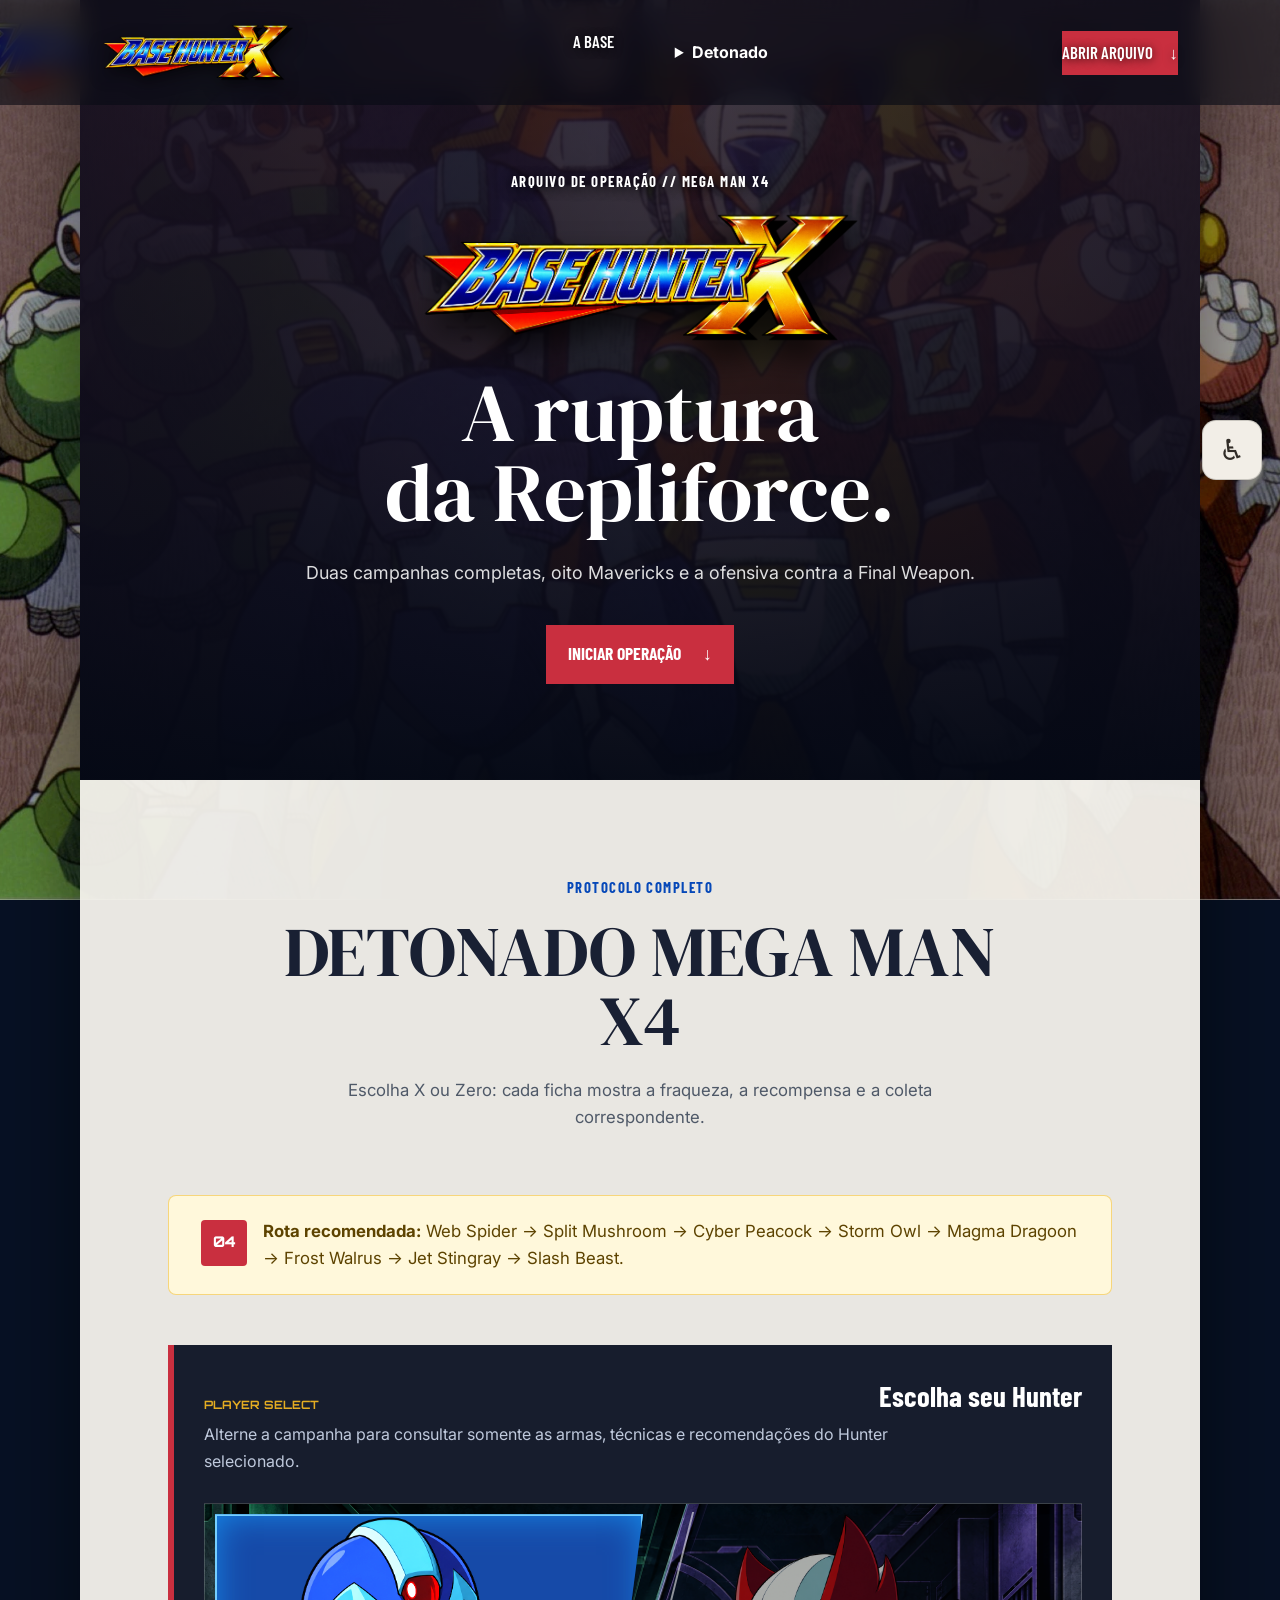
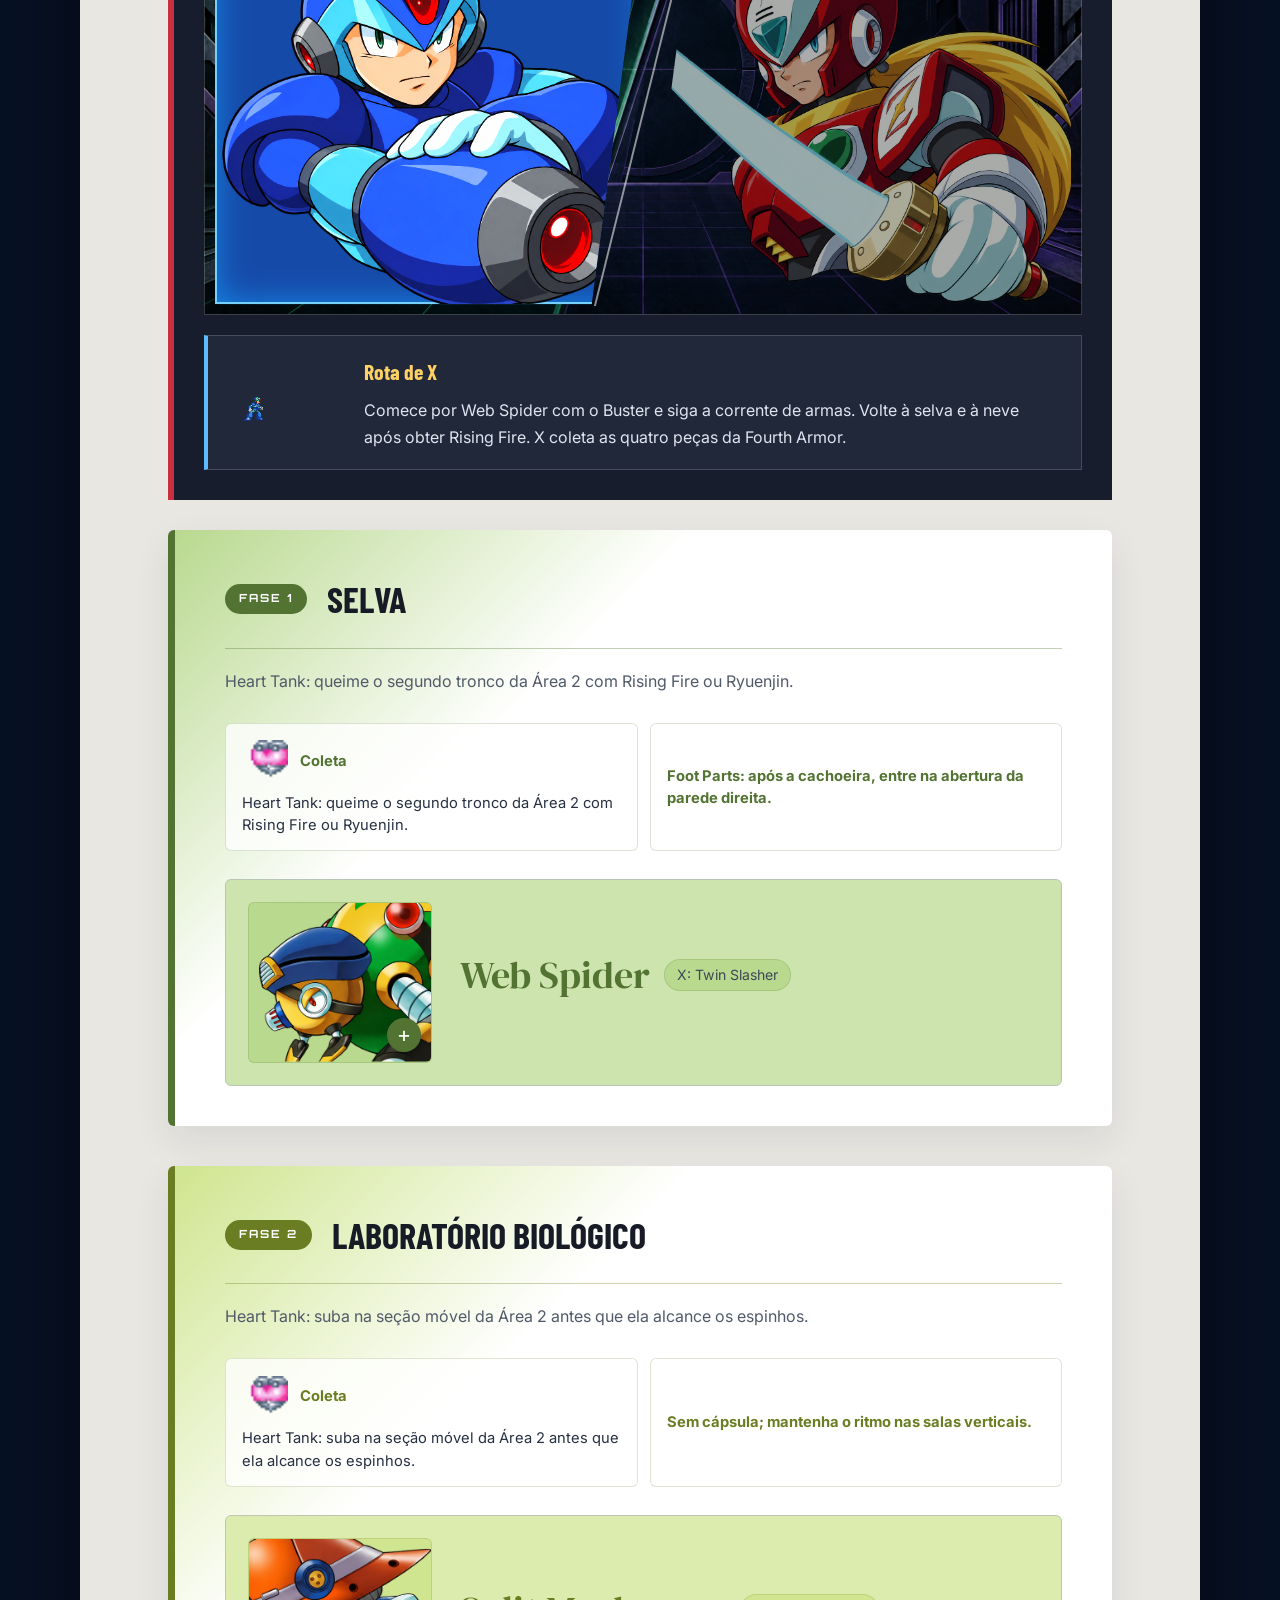
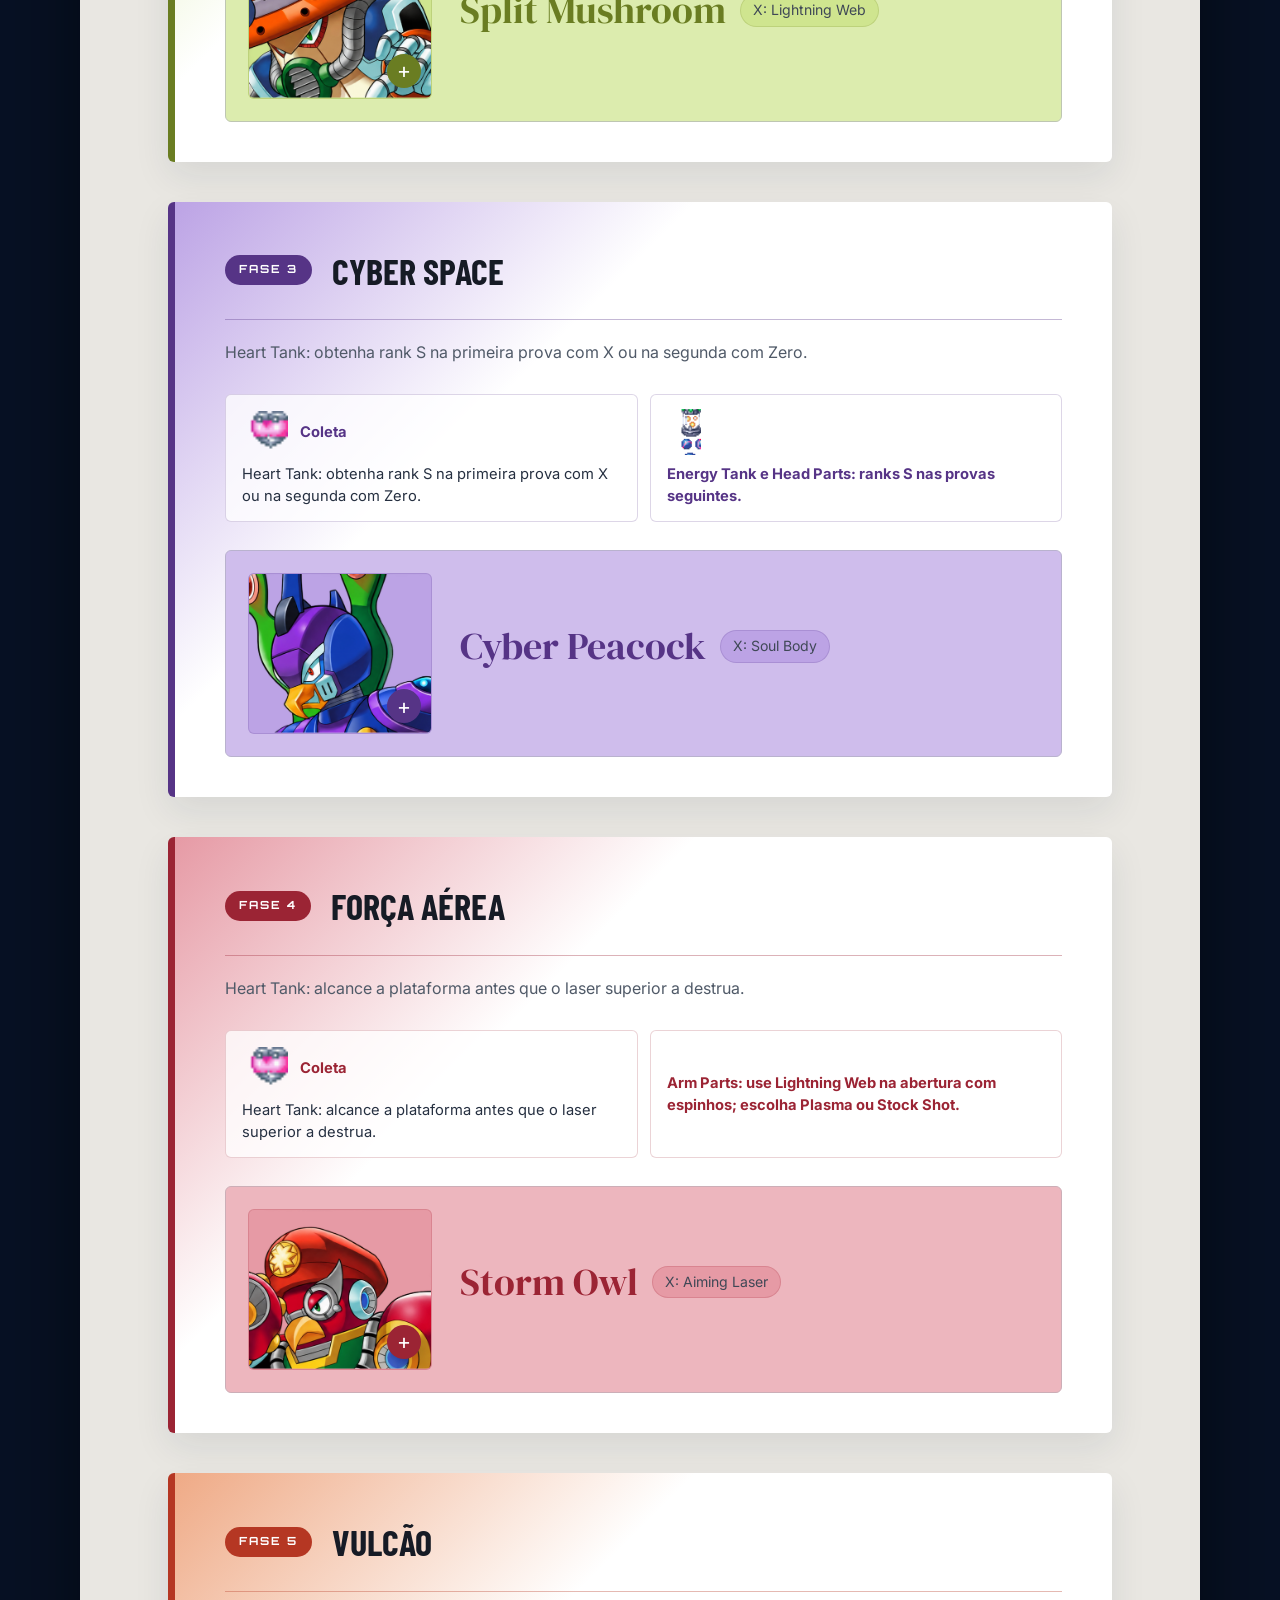
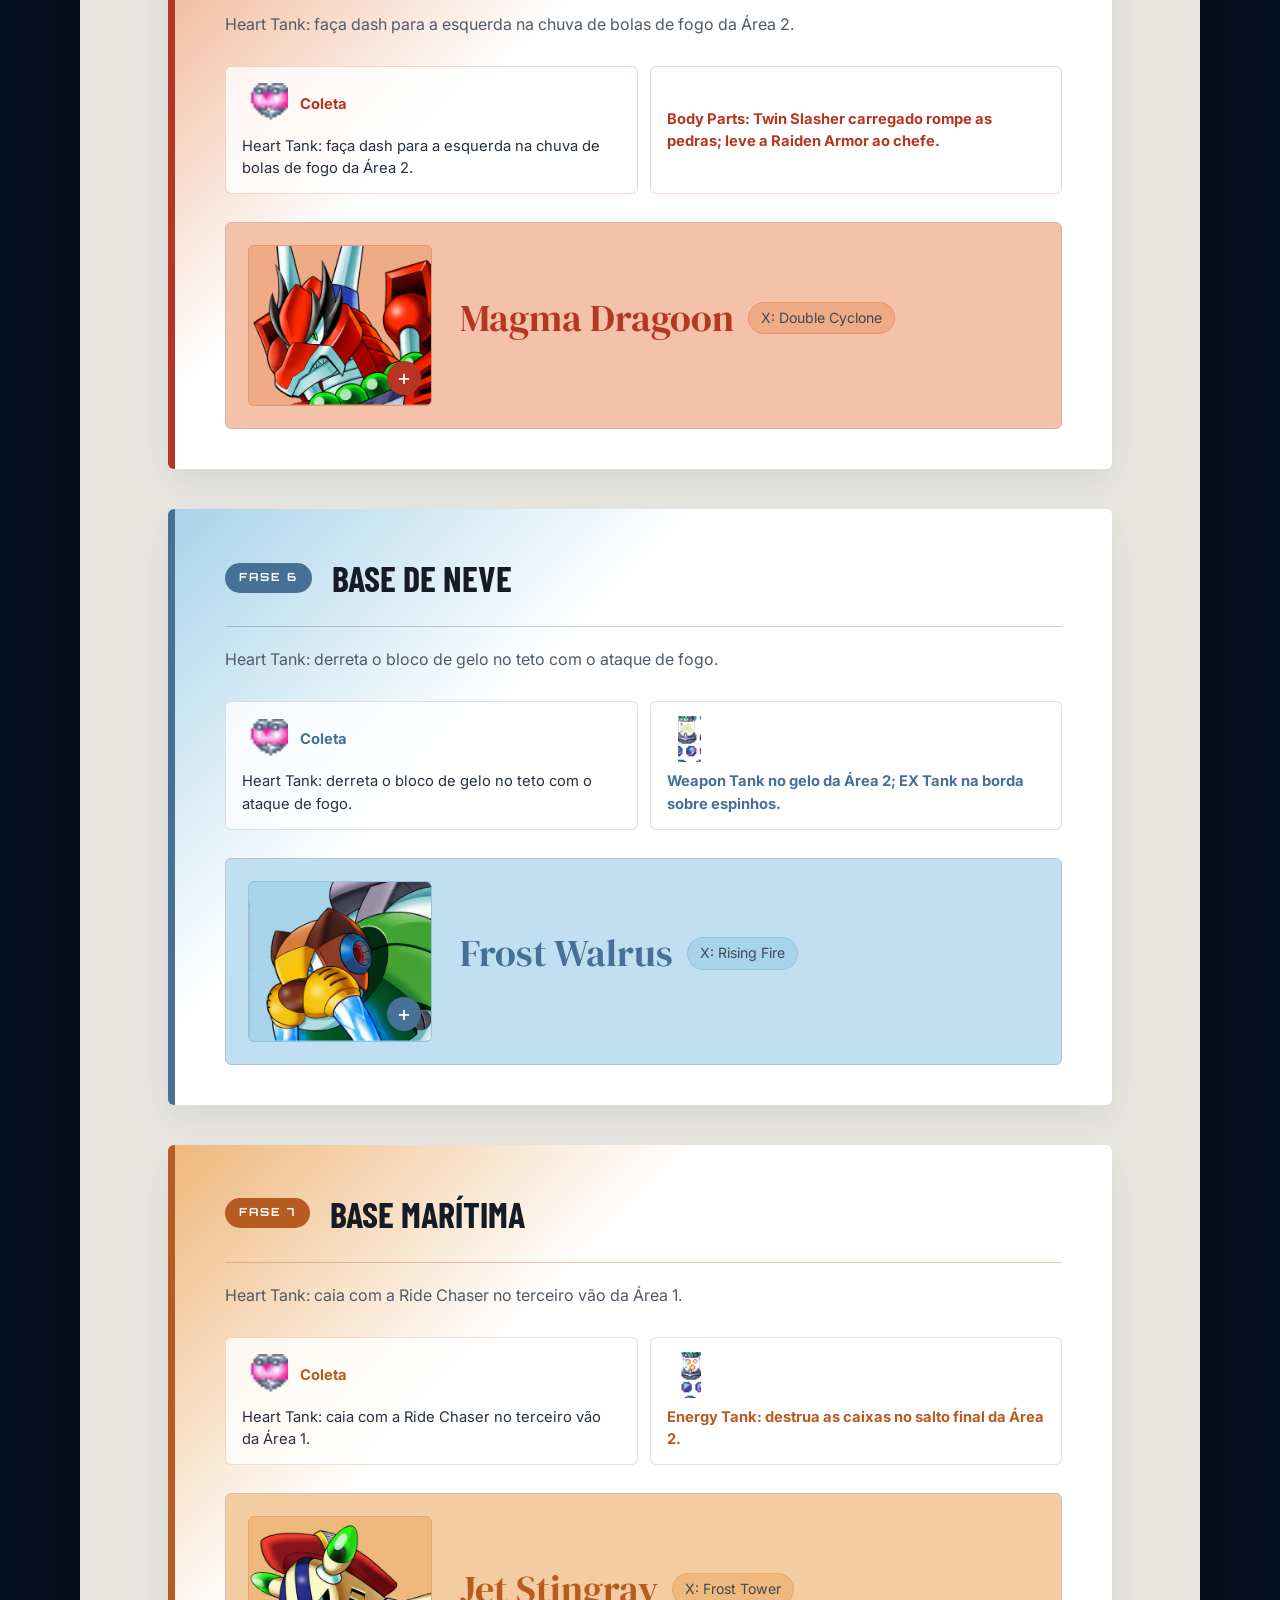
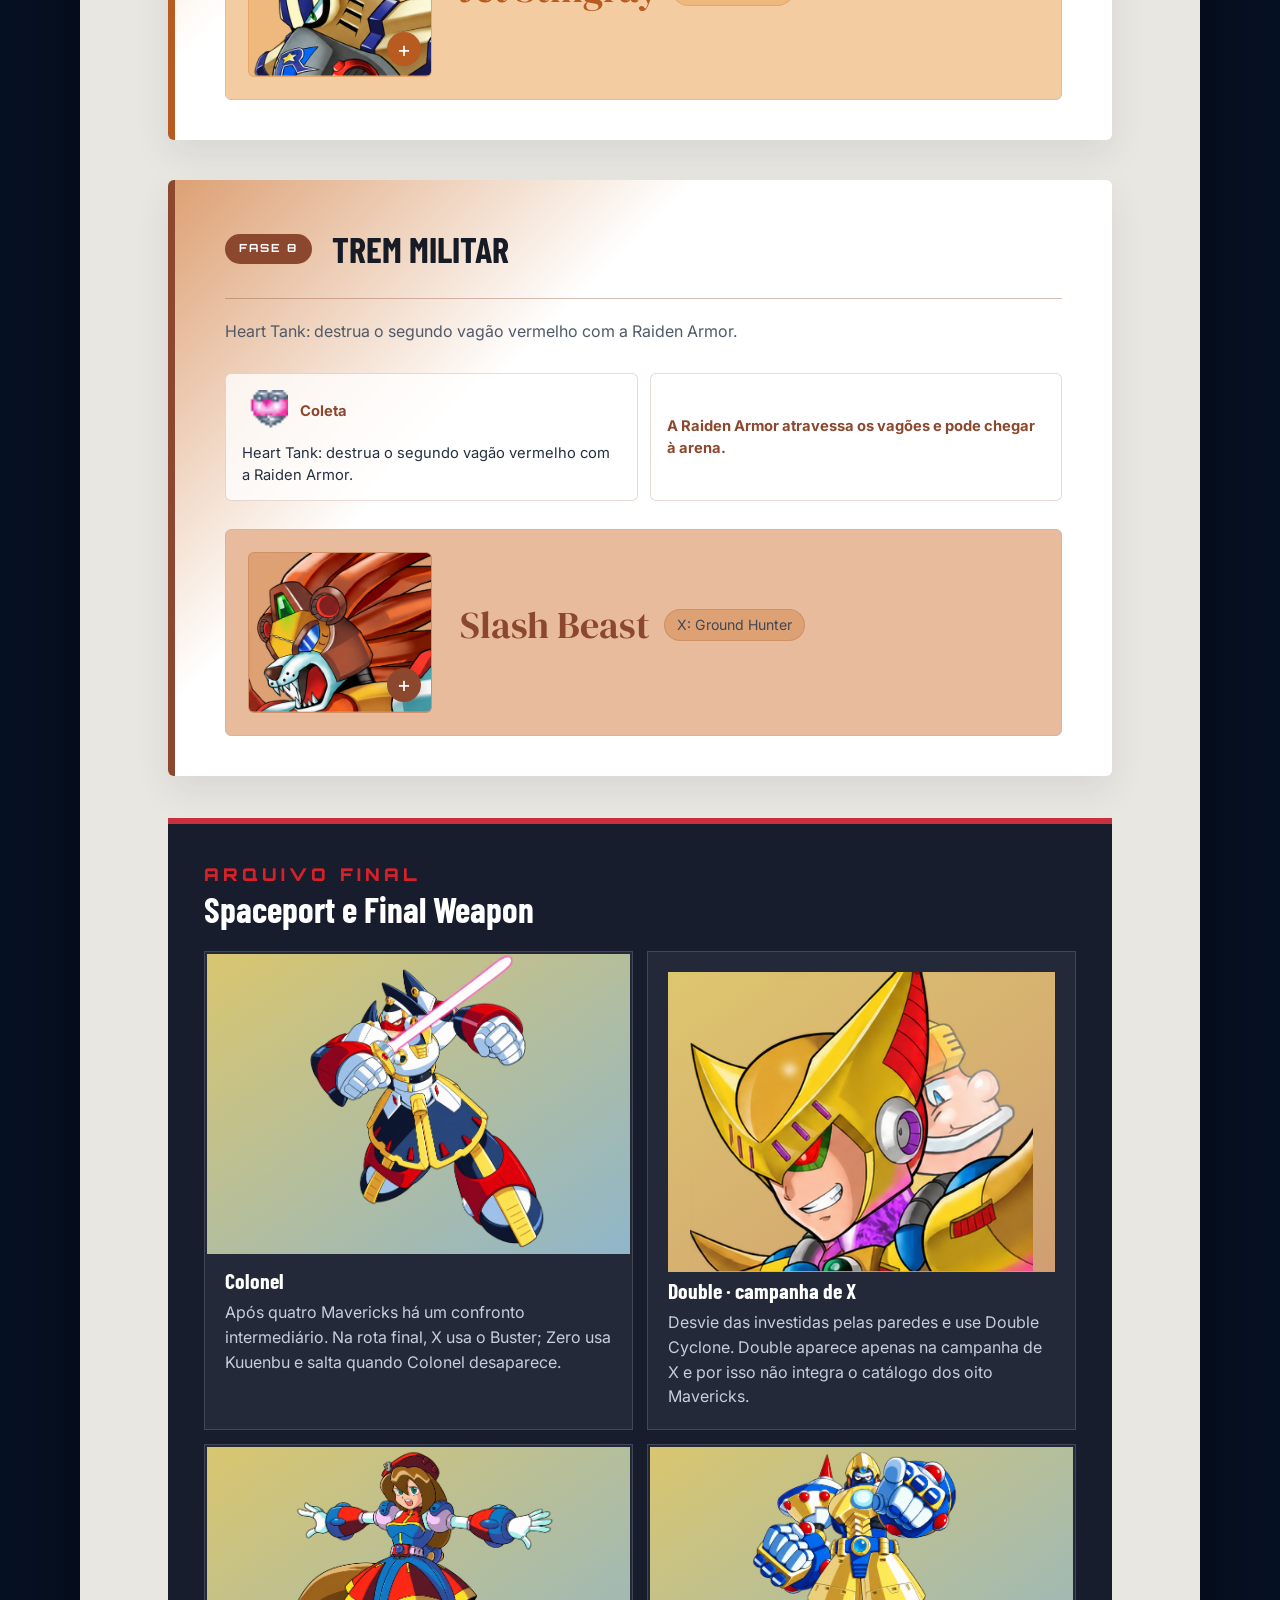
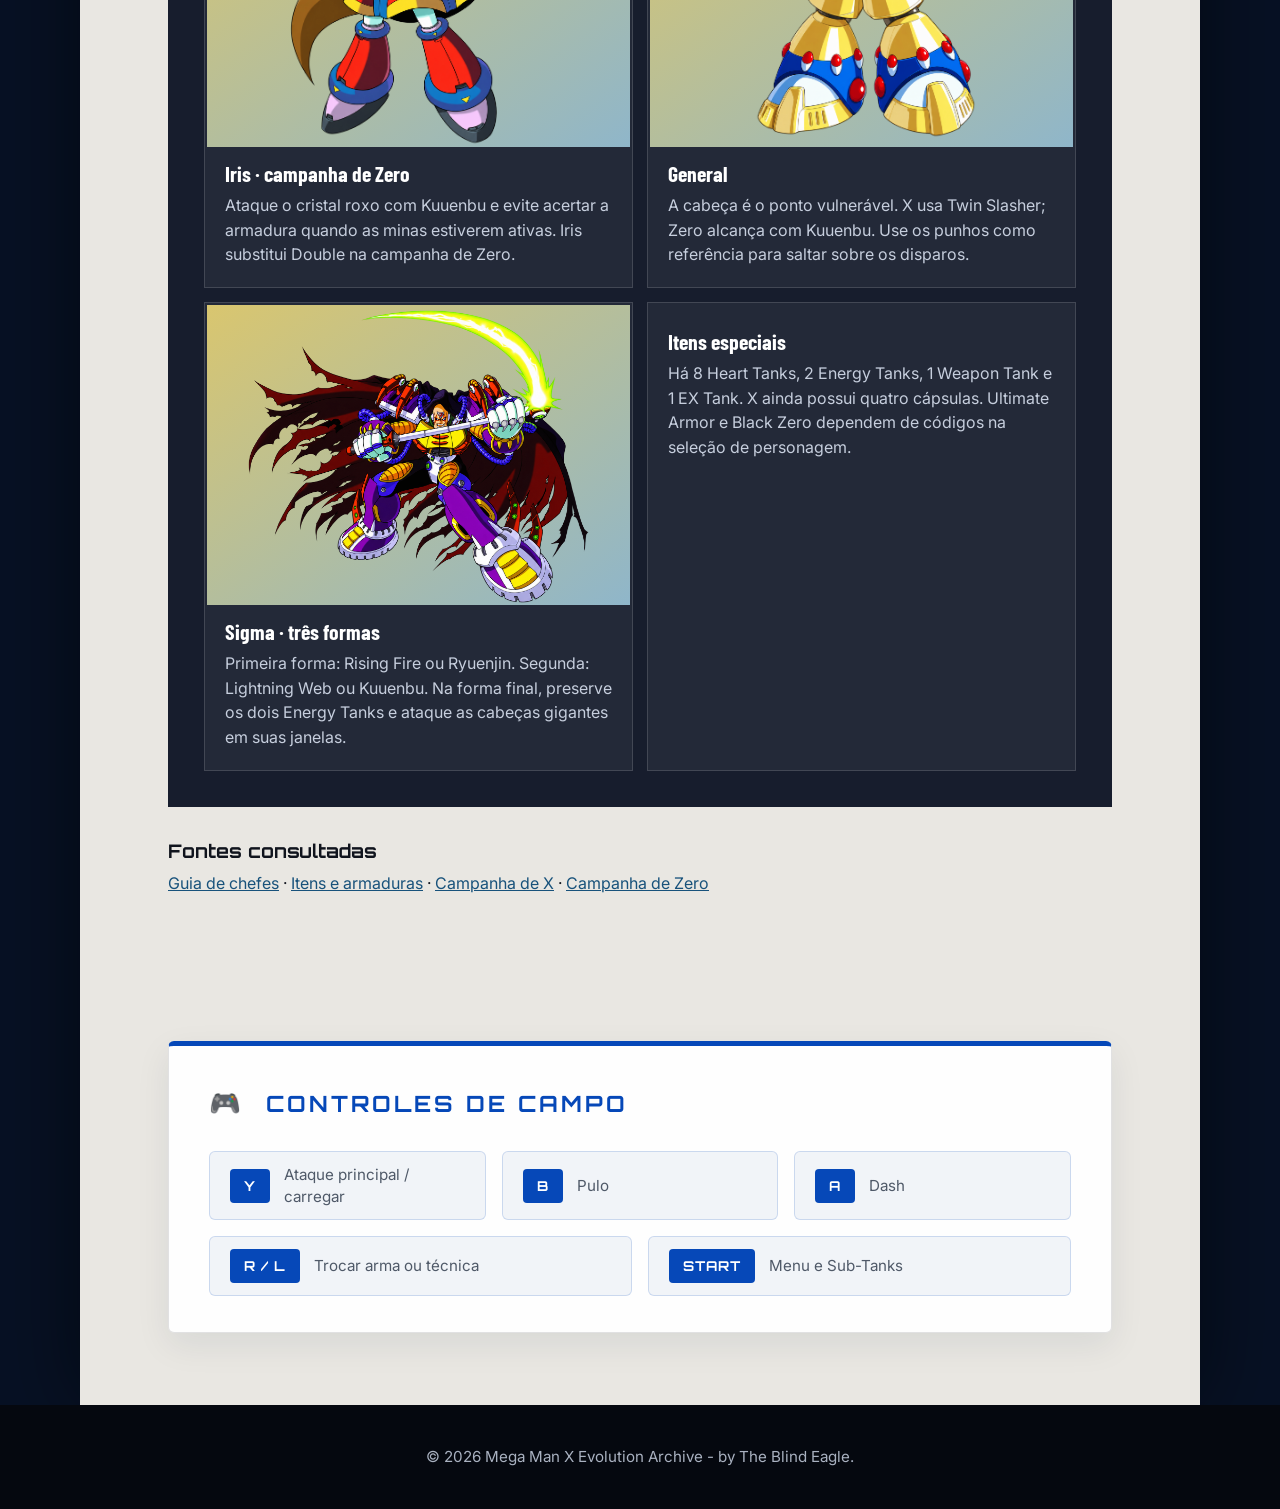
<file: detonado-x4.html>
<!DOCTYPE html>
<html lang="pt-BR">
<head>
    <meta charset="UTF-8">
    <meta name="viewport" content="width=device-width, initial-scale=1.0">
    <title>Mega Man X4 - Detonado Completo | Base Hunter X</title>
    <meta name="description" content="Detonado de Mega Man X4 para X e Zero, com chefes, fraquezas, Heart Tanks, Energy Tanks e Fourth Armor.">
    <link rel="preconnect" href="https://fonts.googleapis.com">
    <link rel="preconnect" href="https://fonts.gstatic.com" crossorigin>
    <link href="https://fonts.googleapis.com/css2?family=Barlow+Condensed:wght@500;600;700&family=DM+Serif+Display&family=Inter:wght@300;400;500;600&family=Orbitron:wght@400;700;900&display=swap" rel="stylesheet">
    <link rel="stylesheet" href="assets/css/styles.css?v=x3-1">
    <link rel="stylesheet" href="assets/css/x3.css">
    <link rel="stylesheet" href="assets/css/x4.css?v=x4-5">
</head>
<body class="detonado-page x2-page x3-page x4-page">
    <a class="skip-link" href="#main-content">Pular para o conteúdo principal</a>
    <nav class="navbar detonado-nav" aria-label="Navegação principal">
        <a href="index.html" class="logo" aria-label="Base Hunter X - início"><span class="logo-mark" aria-hidden="true"><img src="assets/img/base-hunter-x-logo.png" alt=""></span></a>
        <ul class="nav-links">
            <li><a href="index.html">A Base</a></li>
            <li><details class="detonado-menu"><summary>Detonado</summary><nav aria-label="Escolher detonado"><a href="detonado.html">Mega Man X1</a><a href="detonado-x2.html">Mega Man X2</a><a href="detonado-x3.html">Mega Man X3</a><a href="detonado-x4.html" aria-current="page">Mega Man X4</a><a href="detonado-x5.html">Mega Man X5</a><a href="detonado-x6.html">Mega Man X6</a></nav></details></li>
        </ul>
        <a class="detonado-nav-action" href="#detonado">Abrir arquivo <span aria-hidden="true">↓</span></a>
    </nav>

    <main id="main-content" tabindex="-1">
        <header class="detonado-intro x2-intro">
            <p class="detonado-eyebrow">ARQUIVO DE OPERAÇÃO // MEGA MAN X4</p>
            <img class="detonado-intro-logo" src="assets/img/base-hunter-x-logo.png" alt="Base Hunter X">
            <h1>A ruptura da Repliforce.</h1>
            <p class="detonado-intro-copy">Duas campanhas completas, oito Mavericks e a ofensiva contra a Final Weapon.</p>
            <a class="detonado-intro-link" href="#detonado">Iniciar operação <span aria-hidden="true">↓</span></a>
        </header>

        <section id="detonado" class="detonado-section" tabindex="-1">
            <div class="detonado-heading">
                <p class="detonado-eyebrow">PROTOCOLO COMPLETO</p>
                <h2 class="section-title">Detonado Mega Man X4</h2>
                <p>Escolha X ou Zero: cada ficha mostra a fraqueza, a recompensa e a coleta correspondente.</p>
            </div>

<div class="order-tip x2-order"><span class="tip-icon" aria-hidden="true">04</span><p><strong>Rota recomendada:</strong> Web Spider → Split Mushroom → Cyber Peacock → Storm Owl → Magma Dragoon → Frost Walrus → Jet Stingray → Slash Beast.</p></div>
<aside class="x-hunter-brief"><div><span class="x2-kicker">PLAYER SELECT</span><h3>Escolha seu Hunter</h3></div><p>Alterne a campanha para consultar somente as armas, técnicas e recomendações do Hunter selecionado.</p><div class="x4-route-selector" role="group" aria-label="Selecionar campanha"><button type="button" class="is-active" data-x4-route="x" aria-pressed="true" aria-label="Selecionar campanha de X"><img src="assets/img/x4/final/x-profile.png" alt=""></button><button type="button" data-x4-route="zero" aria-pressed="false" aria-label="Selecionar campanha de Zero"><img src="assets/img/x4/final/zero-profile.png" alt=""></button></div><div class="x4-route-note" aria-live="polite"><article data-x4-route-panel="x"><img class="x4-route-sprite" src="assets/img/x4/final/x-selected.gif" alt="X preparando o X-Buster"><div><h4>Rota de X</h4><p>Comece por Web Spider com o Buster e siga a corrente de armas. Volte à selva e à neve após obter Rising Fire. X coleta as quatro peças da Fourth Armor.</p></div></article><article data-x4-route-panel="zero" hidden><img class="x4-route-sprite" src="assets/img/x4/final/zero-selected.gif" alt="Zero empunhando o Z-Saber"><div><h4>Rota de Zero</h4><p>Comece por Web Spider, use Raijingeki contra Split Mushroom e avance com Kuuenbu. Volte aos itens que exigem Ryuenjin.</p></div></article></div></aside>
<article id="web-spider" class="stage-block x2-stage x4-stage" style="--stage-accent:#527331;--stage-tint:#b9d98f">
<div class="stage-header"><span class="stage-badge">Fase 1</span><h3 class="stage-name">SELVA</h3></div>
<p class="stage-lore">Heart Tank: queime o segundo tronco da Área 2 com Rising Fire ou Ryuenjin.</p>
<div class="items-row"><div class="item-chip"><img class="x4-item-icon" src="assets/img/x4/items/heart-tank.png" alt=""><strong>Coleta</strong> Heart Tank: queime o segundo tronco da Área 2 com Rising Fire ou Ryuenjin.</div><div class="item-chip armor-item"><strong>Foot Parts: após a cachoeira, entre na abertura da parede direita.</strong></div></div>
<div class="boss-card"><div class="boss-img-wrap"><img src="assets/img/x4/bosses/split-mushroom.png" alt="Web Spider" class="boss-img x2-boss-img" width="440" height="385" loading="lazy"></div>
<div class="boss-info"><div class="boss-name-row"><h4 class="boss-name">Web Spider</h4><span class="boss-weakness">X: <em>Twin Slasher</em> · Zero: <em>Kuuenbu</em></span></div><div class="attacks-list"><span class="attack-tag">Recompensa: Lightning Web / Raijingeki</span></div><p class="strategy"><span class="strat-label">ESTRATÉGIA:</span> Antecipe a queda pelas folhas. X usa Twin Slasher quando ele surge; Zero salta com Kuuenbu e recua das teias.</p></div></div></article>
<article id="split-mushroom" class="stage-block x2-stage x4-stage" style="--stage-accent:#6a7d22;--stage-tint:#cfe58f">
<div class="stage-header"><span class="stage-badge">Fase 2</span><h3 class="stage-name">LABORATÓRIO BIOLÓGICO</h3></div>
<p class="stage-lore">Heart Tank: suba na seção móvel da Área 2 antes que ela alcance os espinhos.</p>
<div class="items-row"><div class="item-chip"><img class="x4-item-icon" src="assets/img/x4/items/heart-tank.png" alt=""><strong>Coleta</strong> Heart Tank: suba na seção móvel da Área 2 antes que ela alcance os espinhos.</div><div class="item-chip armor-item"><strong>Sem cápsula; mantenha o ritmo nas salas verticais.</strong></div></div>
<div class="boss-card"><div class="boss-img-wrap"><img src="assets/img/x4/bosses/jet-stingray.png" alt="Split Mushroom" class="boss-img x2-boss-img" width="440" height="385" loading="lazy"></div>
<div class="boss-info"><div class="boss-name-row"><h4 class="boss-name">Split Mushroom</h4><span class="boss-weakness">X: <em>Lightning Web</em> · Zero: <em>Raijingeki</em></span></div><div class="attacks-list"><span class="attack-tag">Recompensa: Soul Body / Kuuenbu</span></div><p class="strategy"><span class="strat-label">ESTRATÉGIA:</span> Lightning Web interrompe os clones. Com Zero, use Raijingeki no centro e identifique o original antes do ataque duplo.</p></div></div></article>
<article id="cyber-peacock" class="stage-block x2-stage x4-stage" style="--stage-accent:#563486;--stage-tint:#bca3e5">
<div class="stage-header"><span class="stage-badge">Fase 3</span><h3 class="stage-name">CYBER SPACE</h3></div>
<p class="stage-lore">Heart Tank: obtenha rank S na primeira prova com X ou na segunda com Zero.</p>
<div class="items-row"><div class="item-chip"><img class="x4-item-icon" src="assets/img/x4/items/heart-tank.png" alt=""><strong>Coleta</strong> Heart Tank: obtenha rank S na primeira prova com X ou na segunda com Zero.</div><div class="item-chip armor-item"><img class="x4-item-icon" src="assets/img/x4/items/energy-tank.png" alt=""><strong>Energy Tank e Head Parts: ranks S nas provas seguintes.</strong></div></div>
<div class="boss-card"><div class="boss-img-wrap"><img src="assets/img/x4/bosses/cyber-peacock.png" alt="Cyber Peacock" class="boss-img x2-boss-img" width="440" height="385" loading="lazy"></div>
<div class="boss-info"><div class="boss-name-row"><h4 class="boss-name">Cyber Peacock</h4><span class="boss-weakness">X: <em>Soul Body</em> · Zero: <em>Ryuenjin</em></span></div><div class="attacks-list"><span class="attack-tag">Recompensa: Aiming Laser / Rakuhouha</span></div><p class="strategy"><span class="strat-label">ESTRATÉGIA:</span> Soul Body atinge enquanto ele teleporta. Com Zero, fique no centro e use Ryuenjin assim que ele reaparecer.</p></div></div></article>
<article id="storm-owl" class="stage-block x2-stage x4-stage" style="--stage-accent:#9b2434;--stage-tint:#e69aa5">
<div class="stage-header"><span class="stage-badge">Fase 4</span><h3 class="stage-name">FORÇA AÉREA</h3></div>
<p class="stage-lore">Heart Tank: alcance a plataforma antes que o laser superior a destrua.</p>
<div class="items-row"><div class="item-chip"><img class="x4-item-icon" src="assets/img/x4/items/heart-tank.png" alt=""><strong>Coleta</strong> Heart Tank: alcance a plataforma antes que o laser superior a destrua.</div><div class="item-chip armor-item"><strong>Arm Parts: use Lightning Web na abertura com espinhos; escolha Plasma ou Stock Shot.</strong></div></div>
<div class="boss-card"><div class="boss-img-wrap"><img src="assets/img/x4/bosses/storm-owl.png" alt="Storm Owl" class="boss-img x2-boss-img" width="440" height="385" loading="lazy"></div>
<div class="boss-info"><div class="boss-name-row"><h4 class="boss-name">Storm Owl</h4><span class="boss-weakness">X: <em>Aiming Laser</em> · Zero: <em>Rakuhouha</em></span></div><div class="attacks-list"><span class="attack-tag">Recompensa: Double Cyclone / Tenkuuha</span></div><p class="strategy"><span class="strat-label">ESTRATÉGIA:</span> Trave Aiming Laser durante o voo. Zero usa Rakuhouha quando Storm Owl cruza o centro e completa com Kuuenbu.</p></div></div></article>
<article id="magma-dragoon" class="stage-block x2-stage x4-stage" style="--stage-accent:#b53723;--stage-tint:#efaa86">
<div class="stage-header"><span class="stage-badge">Fase 5</span><h3 class="stage-name">VULCÃO</h3></div>
<p class="stage-lore">Heart Tank: faça dash para a esquerda na chuva de bolas de fogo da Área 2.</p>
<div class="items-row"><div class="item-chip"><img class="x4-item-icon" src="assets/img/x4/items/heart-tank.png" alt=""><strong>Coleta</strong> Heart Tank: faça dash para a esquerda na chuva de bolas de fogo da Área 2.</div><div class="item-chip armor-item"><strong>Body Parts: Twin Slasher carregado rompe as pedras; leve a Raiden Armor ao chefe.</strong></div></div>
<div class="boss-card"><div class="boss-img-wrap"><img src="assets/img/x4/bosses/magma-dragoon.png" alt="Magma Dragoon" class="boss-img x2-boss-img" width="440" height="385" loading="lazy"></div>
<div class="boss-info"><div class="boss-name-row"><h4 class="boss-name">Magma Dragoon</h4><span class="boss-weakness">X: <em>Double Cyclone</em> · Zero: <em>Shippuuga</em></span></div><div class="attacks-list"><span class="attack-tag">Recompensa: Rising Fire / Ryuenjin</span></div><p class="strategy"><span class="strat-label">ESTRATÉGIA:</span> Double Cyclone acerta durante os saltos. Zero usa Shippuuga ou Raijingeki pelas costas; a Raiden Armor simplifica o duelo.</p></div></div></article>
<article id="frost-walrus" class="stage-block x2-stage x4-stage" style="--stage-accent:#477096;--stage-tint:#a8d4eb">
<div class="stage-header"><span class="stage-badge">Fase 6</span><h3 class="stage-name">BASE DE NEVE</h3></div>
<p class="stage-lore">Heart Tank: derreta o bloco de gelo no teto com o ataque de fogo.</p>
<div class="items-row"><div class="item-chip"><img class="x4-item-icon" src="assets/img/x4/items/heart-tank.png" alt=""><strong>Coleta</strong> Heart Tank: derreta o bloco de gelo no teto com o ataque de fogo.</div><div class="item-chip armor-item"><img class="x4-item-icon" src="assets/img/x4/items/weapon-tank.png" alt=""><strong>Weapon Tank no gelo da Área 2; EX Tank na borda sobre espinhos.</strong></div></div>
<div class="boss-card"><div class="boss-img-wrap"><img src="assets/img/x4/bosses/frost-walrus.png" alt="Frost Walrus" class="boss-img x2-boss-img" width="440" height="385" loading="lazy"></div>
<div class="boss-info"><div class="boss-name-row"><h4 class="boss-name">Frost Walrus</h4><span class="boss-weakness">X: <em>Rising Fire</em> · Zero: <em>Ryuenjin</em></span></div><div class="attacks-list"><span class="attack-tag">Recompensa: Frost Tower / Hyouretsuzan</span></div><p class="strategy"><span class="strat-label">ESTRATÉGIA:</span> Salte sobre o deslizamento e ataque por trás. Rising Fire e Ryuenjin interrompem seus padrões e removem o gelo.</p></div></div></article>
<article id="jet-stingray" class="stage-block x2-stage x4-stage" style="--stage-accent:#b75b20;--stage-tint:#efb87c">
<div class="stage-header"><span class="stage-badge">Fase 7</span><h3 class="stage-name">BASE MARÍTIMA</h3></div>
<p class="stage-lore">Heart Tank: caia com a Ride Chaser no terceiro vão da Área 1.</p>
<div class="items-row"><div class="item-chip"><img class="x4-item-icon" src="assets/img/x4/items/heart-tank.png" alt=""><strong>Coleta</strong> Heart Tank: caia com a Ride Chaser no terceiro vão da Área 1.</div><div class="item-chip armor-item"><img class="x4-item-icon" src="assets/img/x4/items/energy-tank.png" alt=""><strong>Energy Tank: destrua as caixas no salto final da Área 2.</strong></div></div>
<div class="boss-card"><div class="boss-img-wrap"><img src="assets/img/x4/bosses/web-spider.png" alt="Jet Stingray" class="boss-img x2-boss-img" width="440" height="385" loading="lazy"></div>
<div class="boss-info"><div class="boss-name-row"><h4 class="boss-name">Jet Stingray</h4><span class="boss-weakness">X: <em>Frost Tower</em> · Zero: <em>Hyouretsuzan</em></span></div><div class="attacks-list"><span class="attack-tag">Recompensa: Ground Hunter / Hienkyaku</span></div><p class="strategy"><span class="strat-label">ESTRATÉGIA:</span> Frost Tower congela sua descida. Zero usa Hyouretsuzan no ponto de pouso; Kuuenbu ajuda a alcançar o chefe.</p></div></div></article>
<article id="slash-beast" class="stage-block x2-stage x4-stage" style="--stage-accent:#8b482e;--stage-tint:#dda174">
<div class="stage-header"><span class="stage-badge">Fase 8</span><h3 class="stage-name">TREM MILITAR</h3></div>
<p class="stage-lore">Heart Tank: destrua o segundo vagão vermelho com a Raiden Armor.</p>
<div class="items-row"><div class="item-chip"><img class="x4-item-icon" src="assets/img/x4/items/heart-tank.png" alt=""><strong>Coleta</strong> Heart Tank: destrua o segundo vagão vermelho com a Raiden Armor.</div><div class="item-chip armor-item"><strong>A Raiden Armor atravessa os vagões e pode chegar à arena.</strong></div></div>
<div class="boss-card"><div class="boss-img-wrap"><img src="assets/img/x4/bosses/slash-beast.png" alt="Slash Beast" class="boss-img x2-boss-img" width="440" height="385" loading="lazy"></div>
<div class="boss-info"><div class="boss-name-row"><h4 class="boss-name">Slash Beast</h4><span class="boss-weakness">X: <em>Ground Hunter</em> · Zero: <em>Kuuenbu</em></span></div><div class="attacks-list"><span class="attack-tag">Recompensa: Twin Slasher / Shippuuga</span></div><p class="strategy"><span class="strat-label">ESTRATÉGIA:</span> Ground Hunter força a investida: acerte e suba a parede. Zero usa Kuuenbu e guarda o combo terrestre para o rugido.</p></div></div></article>
<section class="x2-fortress" aria-labelledby="x4-final-title"><p class="fortress-label">ARQUIVO FINAL</p><h3 id="x4-final-title">Spaceport e Final Weapon</h3><div class="x2-fortress-grid">
<article class="x4-final-entry"><div class="x4-final-art"><img src="assets/img/x4/final/colonel.png" alt="Colonel" loading="lazy"></div><h4>Colonel</h4><p>Após quatro Mavericks há um confronto intermediário. Na rota final, X usa o Buster; Zero usa Kuuenbu e salta quando Colonel desaparece.</p></article>
<article class="double-entry"><img src="assets/img/x4/bosses/double.png" alt="Double" width="440" height="385" loading="lazy"><h4>Double · campanha de X</h4><p>Desvie das investidas pelas paredes e use Double Cyclone. Double aparece apenas na campanha de X e por isso não integra o catálogo dos oito Mavericks.</p></article>
<article class="x4-final-entry"><div class="x4-final-art"><img src="assets/img/x4/final/iris.png" alt="Iris" loading="lazy"></div><h4>Iris · campanha de Zero</h4><p>Ataque o cristal roxo com Kuuenbu e evite acertar a armadura quando as minas estiverem ativas. Iris substitui Double na campanha de Zero.</p></article>
<article class="x4-final-entry"><div class="x4-final-art"><img src="assets/img/x4/final/general.png" alt="General" loading="lazy"></div><h4>General</h4><p>A cabeça é o ponto vulnerável. X usa Twin Slasher; Zero alcança com Kuuenbu. Use os punhos como referência para saltar sobre os disparos.</p></article>
<article class="x4-final-entry"><div class="x4-final-art"><img src="assets/img/x4/final/sigma.png" alt="Sigma" loading="lazy"></div><h4>Sigma · três formas</h4><p>Primeira forma: Rising Fire ou Ryuenjin. Segunda: Lightning Web ou Kuuenbu. Na forma final, preserve os dois Energy Tanks e ataque as cabeças gigantes em suas janelas.</p></article>
<article><h4>Itens especiais</h4><p>Há 8 Heart Tanks, 2 Energy Tanks, 1 Weapon Tank e 1 EX Tank. X ainda possui quatro cápsulas. Ultimate Armor e Black Zero dependem de códigos na seleção de personagem.</p></article>
</div></section>
<aside class="x3-sources"><h3>Fontes consultadas</h3><a href="https://megaman.retropixel.net/mmx/4/bosses.php">Guia de chefes</a> · <a href="https://megaman.retropixel.net/mmx/4/items.php">Itens e armaduras</a> · <a href="https://megaman.retropixel.net/mmx/4/xbosses.php">Campanha de X</a> · <a href="https://megaman.retropixel.net/mmx/4/zbosses.php">Campanha de Zero</a></aside>
</section>
        <section class="detonado-section controls-bottom" aria-labelledby="x4-controls-title">
            <div class="controls-panel">
                <h2 class="controls-title" id="x4-controls-title"><span class="ctrl-icon" aria-hidden="true">🎮</span> Controles de campo</h2>
                <div class="controls-grid"><div class="ctrl-item"><span class="ctrl-key">Y</span><span class="ctrl-desc">Ataque principal / carregar</span></div><div class="ctrl-item"><span class="ctrl-key">B</span><span class="ctrl-desc">Pulo</span></div><div class="ctrl-item"><span class="ctrl-key">A</span><span class="ctrl-desc">Dash</span></div><div class="ctrl-item"><span class="ctrl-key">R / L</span><span class="ctrl-desc">Trocar arma ou técnica</span></div><div class="ctrl-item"><span class="ctrl-key">START</span><span class="ctrl-desc">Menu e Sub-Tanks</span></div></div>
            </div>
        </section>
    </main>
    <footer><p>&copy; 2026 Mega Man X Evolution Archive - by The Blind Eagle.</p></footer>
    <script src="assets/js/script.js?v=x4-2"></script>
</body>
</html>
</file>
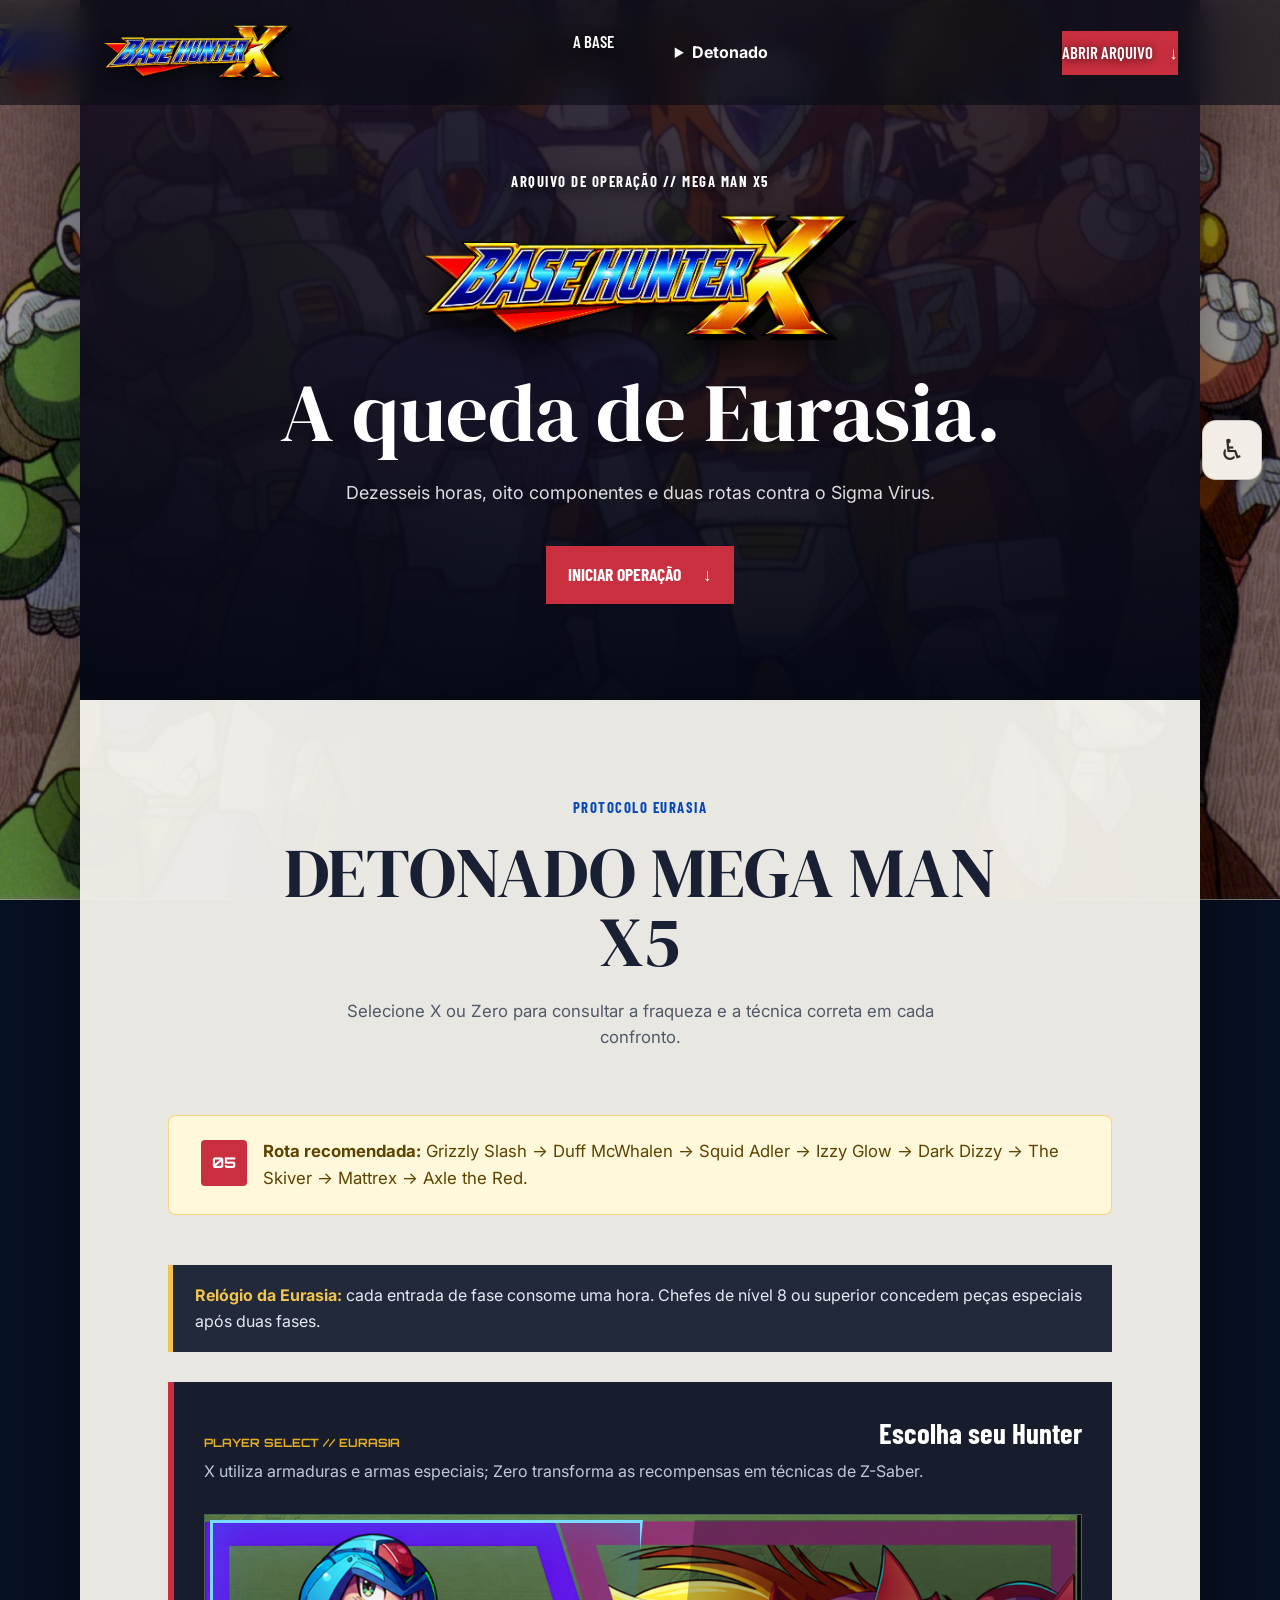
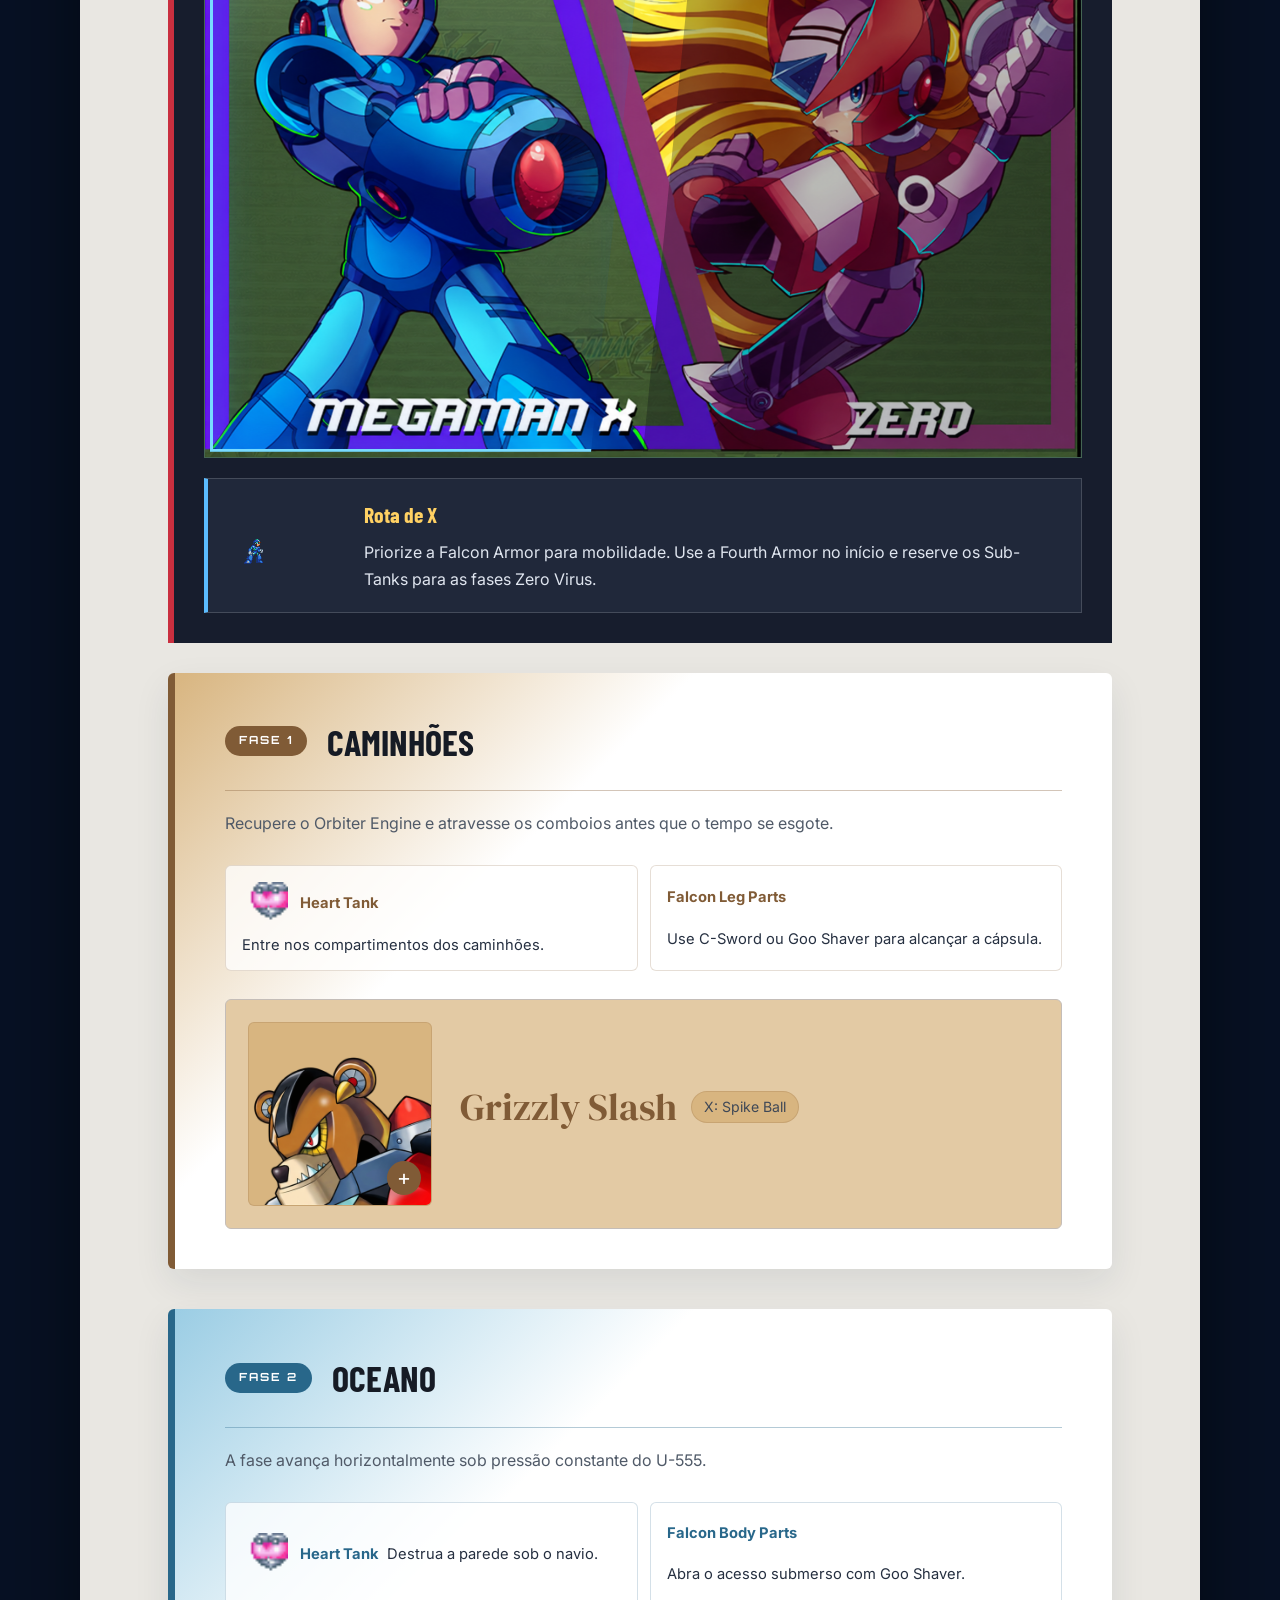
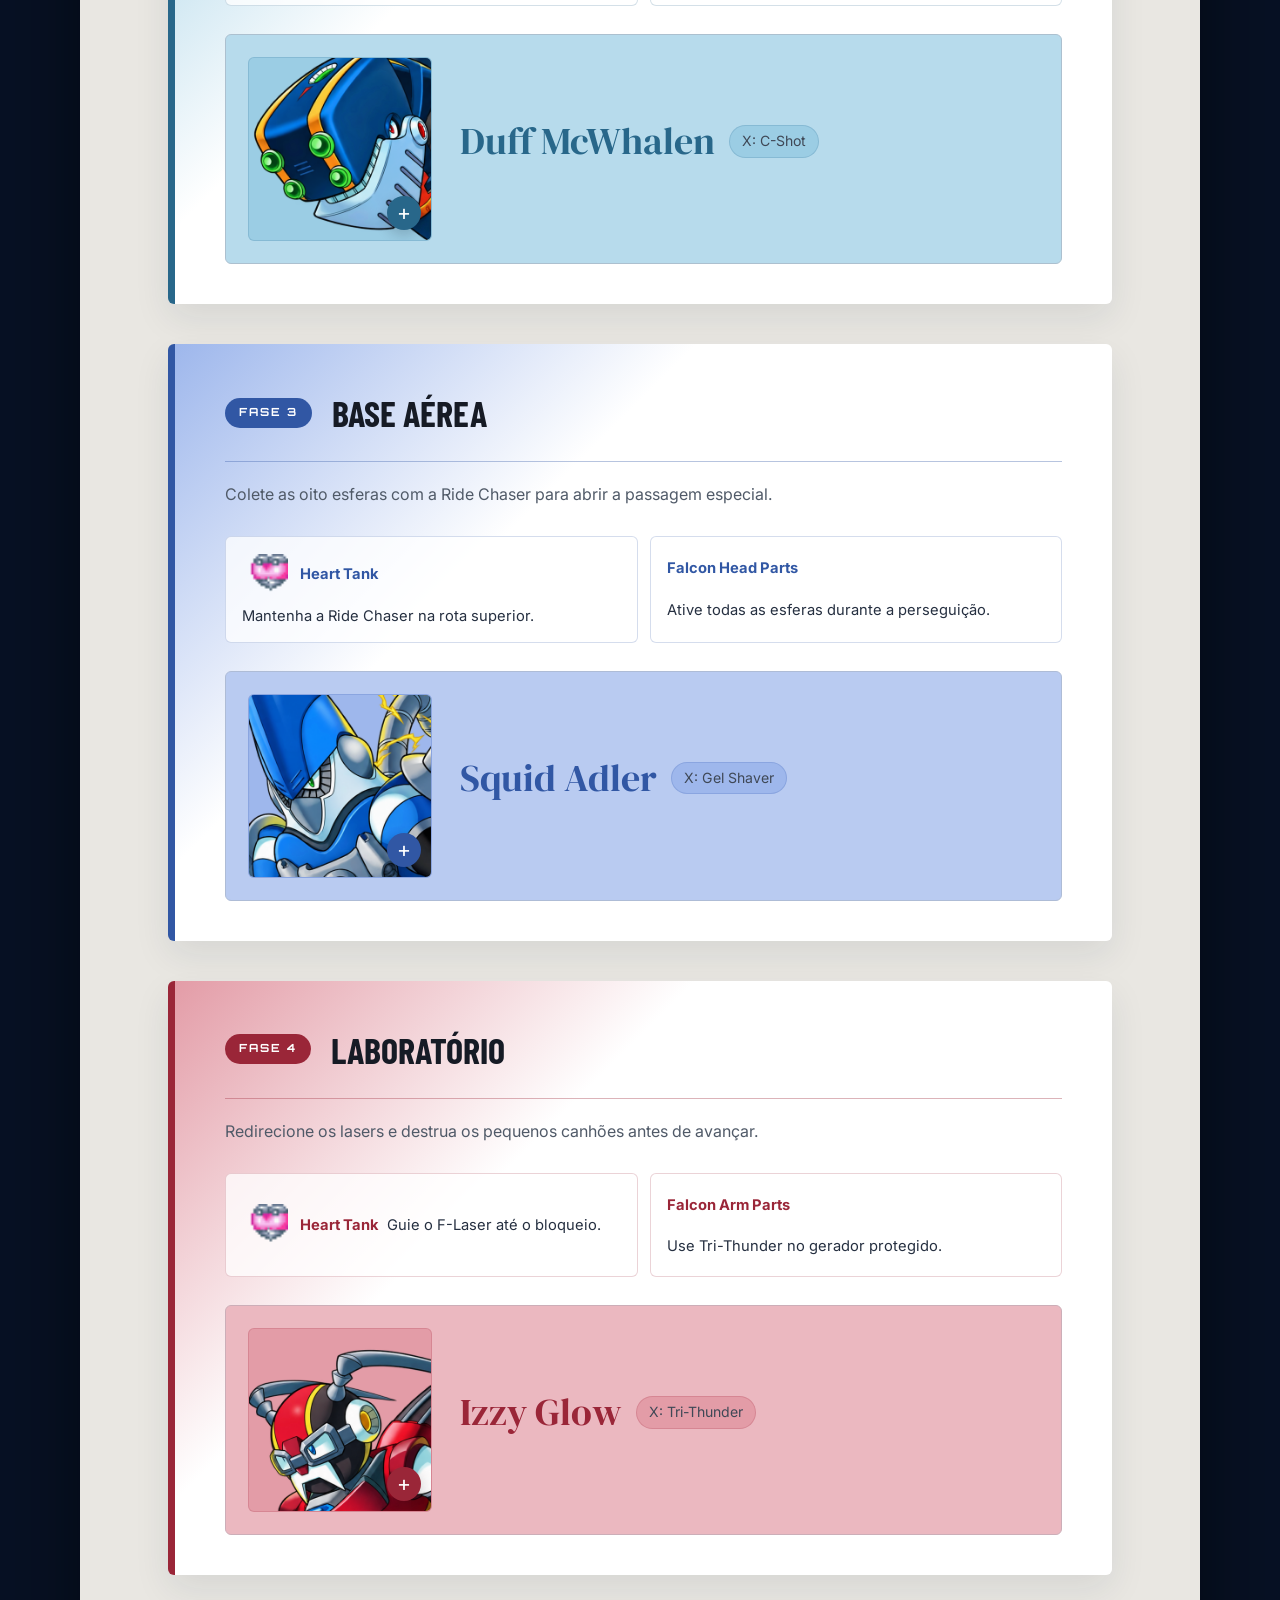
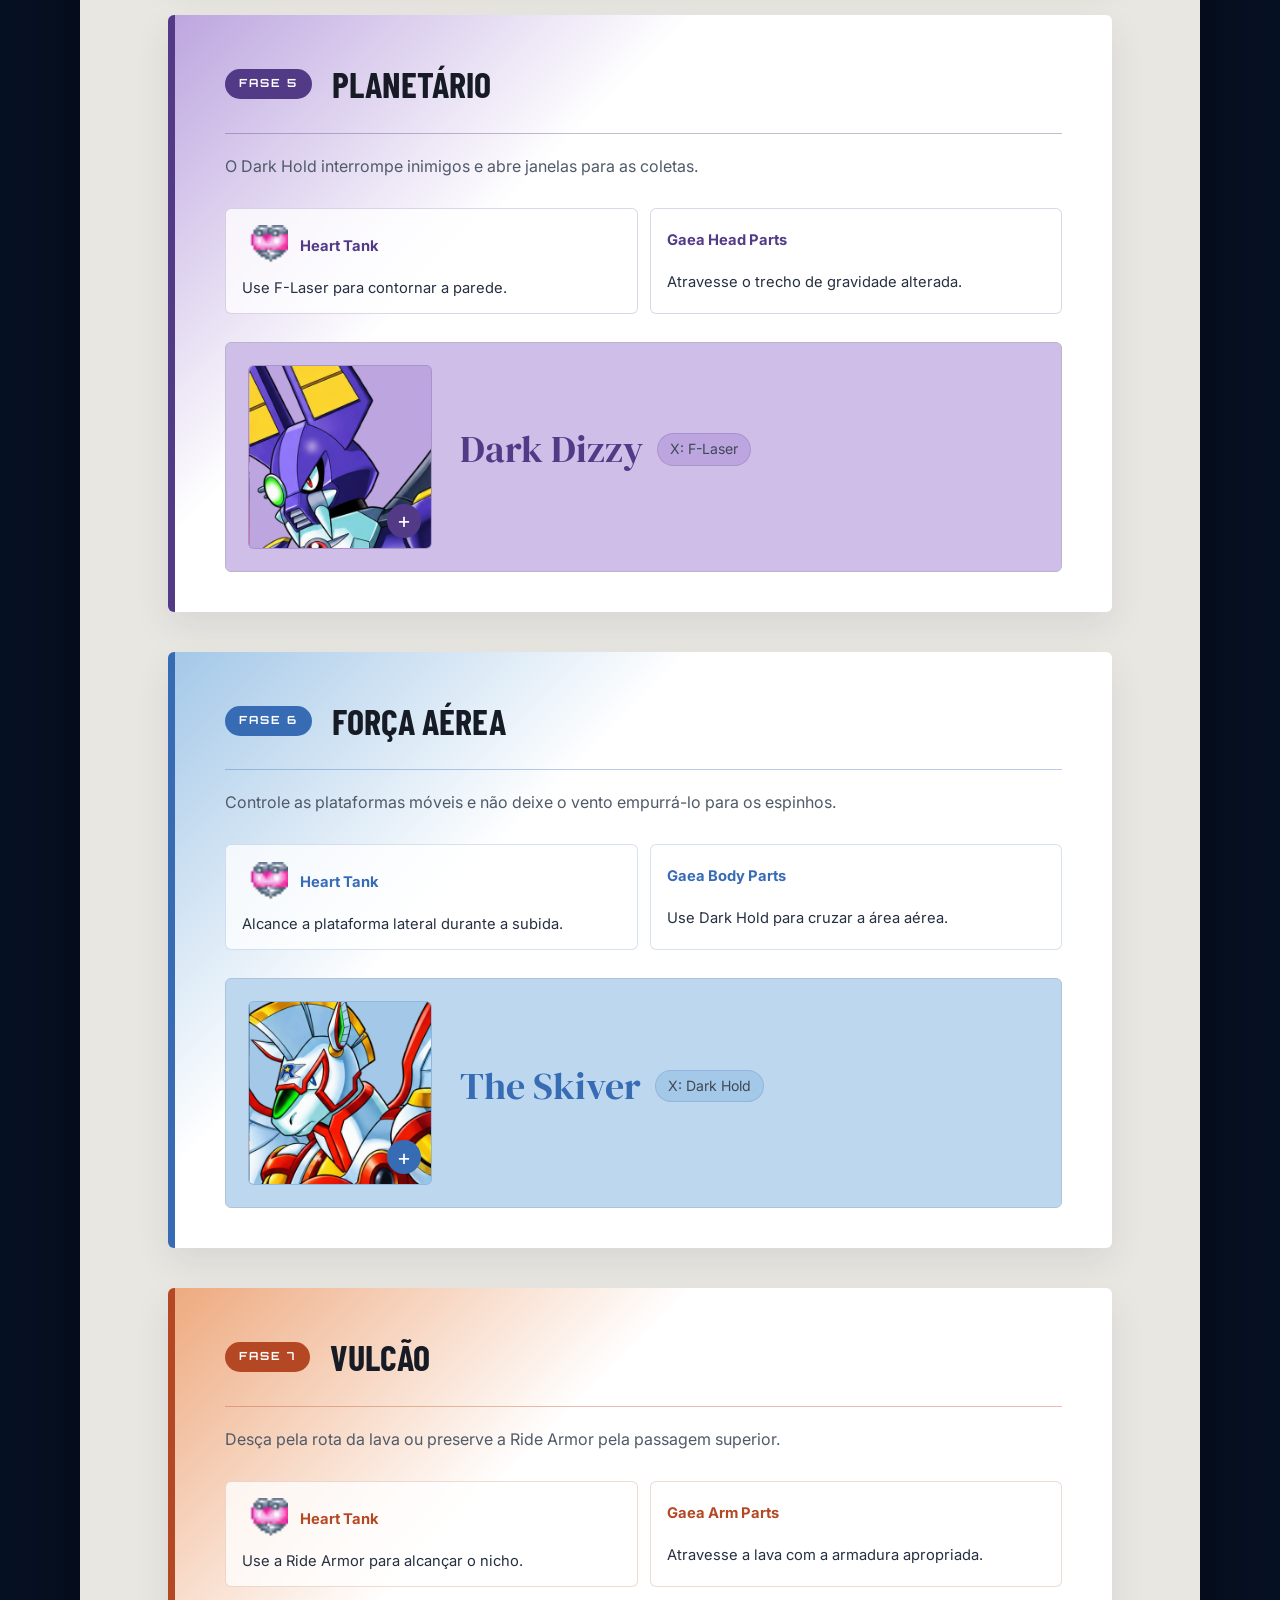
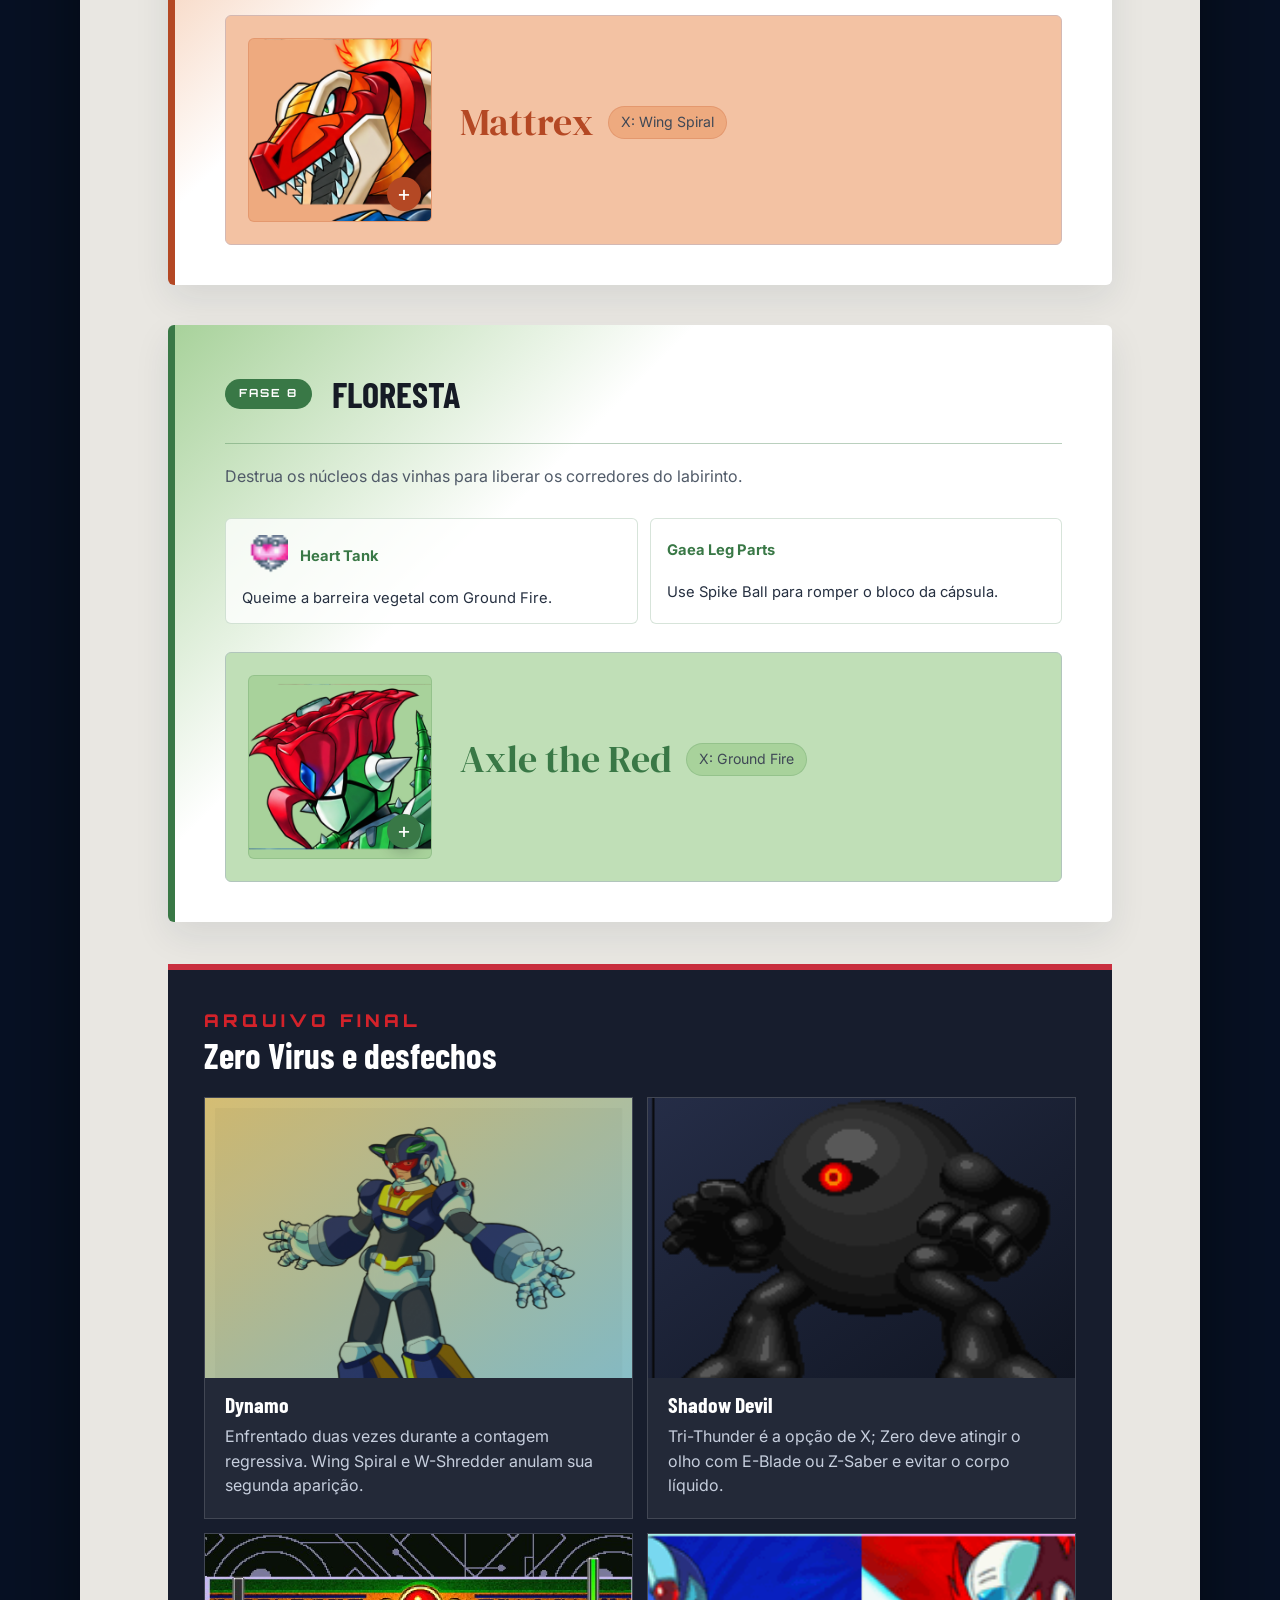
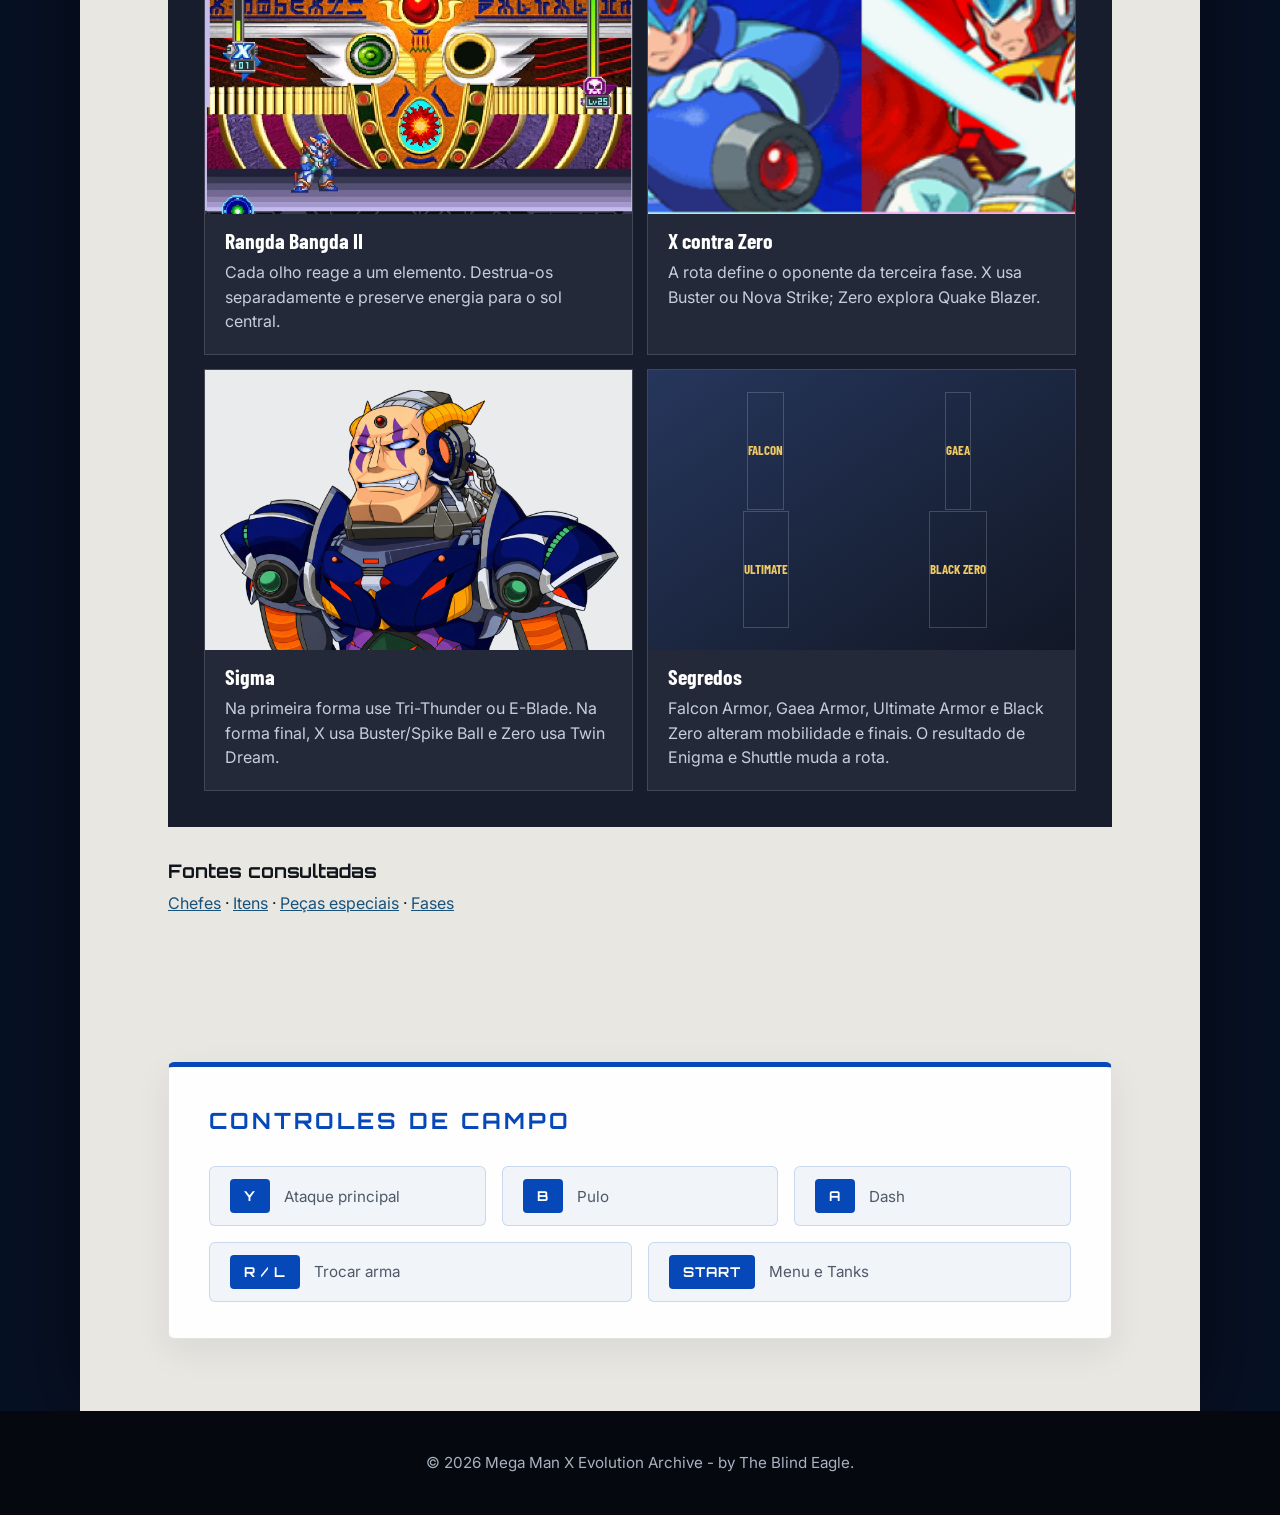
<file: detonado-x5.html>
<!DOCTYPE html>
<html lang="pt-BR">
<head>
<meta charset="UTF-8"><meta name="viewport" content="width=device-width,initial-scale=1.0">
<title>Mega Man X5 - Detonado Completo | Base Hunter X</title>
<meta name="description" content="Detonado de Mega Man X5 com rotas de X e Zero, Mavericks, peças do Enigma, armaduras e itens secretos.">
<link rel="preconnect" href="https://fonts.googleapis.com"><link rel="preconnect" href="https://fonts.gstatic.com" crossorigin>
<link href="https://fonts.googleapis.com/css2?family=Barlow+Condensed:wght@500;600;700&family=DM+Serif+Display&family=Inter:wght@300;400;500;600&family=Orbitron:wght@400;700;900&display=swap" rel="stylesheet">
<link rel="stylesheet" href="assets/css/styles.css?v=x3-1"><link rel="stylesheet" href="assets/css/x3.css"><link rel="stylesheet" href="assets/css/x4.css?v=x4-5"><link rel="stylesheet" href="assets/css/x5.css?v=x5-1">
</head>
<body class="detonado-page x2-page x3-page x4-page x5-page">
<a class="skip-link" href="#main-content">Pular para o conteúdo principal</a>
<nav class="navbar detonado-nav" aria-label="Navegação principal"><a href="index.html" class="logo" aria-label="Base Hunter X - início"><span class="logo-mark" aria-hidden="true"><img src="assets/img/base-hunter-x-logo.png" alt=""></span></a><ul class="nav-links"><li><a href="index.html">A Base</a></li><li><details class="detonado-menu"><summary>Detonado</summary><nav aria-label="Escolher detonado"><a href="detonado.html">Mega Man X1</a><a href="detonado-x2.html">Mega Man X2</a><a href="detonado-x3.html">Mega Man X3</a><a href="detonado-x4.html">Mega Man X4</a><a href="detonado-x5.html" aria-current="page">Mega Man X5</a><a href="detonado-x6.html">Mega Man X6</a></nav></details></li></ul><a class="detonado-nav-action" href="#detonado">Abrir arquivo <span aria-hidden="true">↓</span></a></nav>
<main id="main-content" tabindex="-1">
<header class="detonado-intro x2-intro"><p class="detonado-eyebrow">ARQUIVO DE OPERAÇÃO // MEGA MAN X5</p><img class="detonado-intro-logo" src="assets/img/base-hunter-x-logo.png" alt="Base Hunter X"><h1>A queda de Eurasia.</h1><p class="detonado-intro-copy">Dezesseis horas, oito componentes e duas rotas contra o Sigma Virus.</p><a class="detonado-intro-link" href="#detonado">Iniciar operação <span aria-hidden="true">↓</span></a></header>
<section id="detonado" class="detonado-section" tabindex="-1">
<div class="detonado-heading"><p class="detonado-eyebrow">PROTOCOLO EURASIA</p><h2 class="section-title">Detonado Mega Man X5</h2><p>Selecione X ou Zero para consultar a fraqueza e a técnica correta em cada confronto.</p></div>
<div class="order-tip x2-order"><span class="tip-icon" aria-hidden="true">05</span><p><strong>Rota recomendada:</strong> Grizzly Slash → Duff McWhalen → Squid Adler → Izzy Glow → Dark Dizzy → The Skiver → Mattrex → Axle the Red.</p></div>
<aside class="x5-alert"><strong>Relógio da Eurasia:</strong> cada entrada de fase consome uma hora. Chefes de nível 8 ou superior concedem peças especiais após duas fases.</aside>
<aside class="x-hunter-brief x5-hunter-brief"><div><span class="x2-kicker">PLAYER SELECT // EURASIA</span><h3>Escolha seu Hunter</h3></div><p>X utiliza armaduras e armas especiais; Zero transforma as recompensas em técnicas de Z-Saber.</p><div class="x4-route-selector x5-route-selector" role="group" aria-label="Selecionar campanha"><button type="button" class="is-active" data-x4-route="x" aria-pressed="true" aria-label="Selecionar campanha de X"></button><button type="button" data-x4-route="zero" aria-pressed="false" aria-label="Selecionar campanha de Zero"></button></div><div class="x4-route-note" aria-live="polite"><article data-x4-route-panel="x"><img class="x4-route-sprite" src="assets/img/x4/final/x-selected.gif" alt="X preparando o X-Buster"><div><h4>Rota de X</h4><p>Priorize a Falcon Armor para mobilidade. Use a Fourth Armor no início e reserve os Sub-Tanks para as fases Zero Virus.</p></div></article><article data-x4-route-panel="zero" hidden><img class="x4-route-sprite" src="assets/img/x4/final/zero-selected.gif" alt="Zero atacando com a Z-Saber"><div><h4>Rota de Zero</h4><p>Encadeie técnicas elementais e preserve a mobilidade. A rota pode terminar no confronto contra X dependendo do resultado da Shuttle.</p></div></article></div></aside>

<article id="grizzly-slash" class="stage-block x2-stage x4-stage x5-stage" style="--stage-accent:#805b36;--stage-tint:#d8b580"><div class="stage-header"><span class="stage-badge">Fase 1</span><h3 class="stage-name">CAMINHÕES</h3></div><p class="stage-lore">Recupere o Orbiter Engine e atravesse os comboios antes que o tempo se esgote.</p><div class="items-row"><div class="item-chip"><img class="x4-item-icon" src="assets/img/x4/items/heart-tank.png" alt=""><strong>Heart Tank</strong> Entre nos compartimentos dos caminhões.</div><div class="item-chip armor-item"><strong>Falcon Leg Parts</strong> Use C-Sword ou Goo Shaver para alcançar a cápsula.</div></div><div class="boss-card"><div class="boss-img-wrap"><img src="assets/img/x5/bosses/grizzly-slash.png" alt="Grizzly Slash" class="boss-img x2-boss-img"></div><div class="boss-info"><div class="boss-name-row"><h4 class="boss-name">Grizzly Slash</h4><span class="boss-weakness">X: <em>Spike Ball</em> · Zero: <em>Twin Dream</em></span></div><div class="attacks-list"><span class="attack-tag">C-Shot / C-Sword</span></div><p class="strategy"><span class="strat-label">ESTRATÉGIA:</span> Acerte após as investidas subterrâneas e mantenha distância das garras crescentes.</p></div></div></article>
<article id="duff-mcwhalen" class="stage-block x2-stage x4-stage x5-stage" style="--stage-accent:#28678a;--stage-tint:#9bcde4"><div class="stage-header"><span class="stage-badge">Fase 2</span><h3 class="stage-name">OCEANO</h3></div><p class="stage-lore">A fase avança horizontalmente sob pressão constante do U-555.</p><div class="items-row"><div class="item-chip"><img class="x4-item-icon" src="assets/img/x4/items/heart-tank.png" alt=""><strong>Heart Tank</strong> Destrua a parede sob o navio.</div><div class="item-chip armor-item"><strong>Falcon Body Parts</strong> Abra o acesso submerso com Goo Shaver.</div></div><div class="boss-card"><div class="boss-img-wrap"><img src="assets/img/x5/bosses/duff-mcwhalen.png" alt="Duff McWhalen" class="boss-img x2-boss-img"></div><div class="boss-info"><div class="boss-name-row"><h4 class="boss-name">Duff McWhalen</h4><span class="boss-weakness">X: <em>C-Shot</em> · Zero: <em>C-Sword</em></span></div><div class="attacks-list"><span class="attack-tag">Goo Shaver / F-Splasher</span></div><p class="strategy"><span class="strat-label">ESTRATÉGIA:</span> Ataque a cabeça quando ele cruzar a arena e salte sobre os blocos de gelo.</p></div></div></article>
<article id="squid-adler" class="stage-block x2-stage x4-stage x5-stage" style="--stage-accent:#3157a4;--stage-tint:#9eb7ec"><div class="stage-header"><span class="stage-badge">Fase 3</span><h3 class="stage-name">BASE AÉREA</h3></div><p class="stage-lore">Colete as oito esferas com a Ride Chaser para abrir a passagem especial.</p><div class="items-row"><div class="item-chip"><img class="x4-item-icon" src="assets/img/x4/items/heart-tank.png" alt=""><strong>Heart Tank</strong> Mantenha a Ride Chaser na rota superior.</div><div class="item-chip armor-item"><strong>Falcon Head Parts</strong> Ative todas as esferas durante a perseguição.</div></div><div class="boss-card"><div class="boss-img-wrap"><img src="assets/img/x5/bosses/squid-adler.png" alt="Squid Adler" class="boss-img x2-boss-img"></div><div class="boss-info"><div class="boss-name-row"><h4 class="boss-name">Squid Adler</h4><span class="boss-weakness">X: <em>Gel Shaver</em> · Zero: <em>F-Splasher</em></span></div><div class="attacks-list"><span class="attack-tag">Tri-Thunder / E-Blade</span></div><p class="strategy"><span class="strat-label">ESTRATÉGIA:</span> Congele o avanço, atravesse os anéis elétricos e ataque durante a recuperação.</p></div></div></article>
<article id="izzy-glow" class="stage-block x2-stage x4-stage x5-stage" style="--stage-accent:#9a2638;--stage-tint:#e39ca7"><div class="stage-header"><span class="stage-badge">Fase 4</span><h3 class="stage-name">LABORATÓRIO</h3></div><p class="stage-lore">Redirecione os lasers e destrua os pequenos canhões antes de avançar.</p><div class="items-row"><div class="item-chip"><img class="x4-item-icon" src="assets/img/x4/items/heart-tank.png" alt=""><strong>Heart Tank</strong> Guie o F-Laser até o bloqueio.</div><div class="item-chip armor-item"><strong>Falcon Arm Parts</strong> Use Tri-Thunder no gerador protegido.</div></div><div class="boss-card"><div class="boss-img-wrap"><img src="assets/img/x5/bosses/izzy-glow.png" alt="Izzy Glow" class="boss-img x2-boss-img"></div><div class="boss-info"><div class="boss-name-row"><h4 class="boss-name">Izzy Glow</h4><span class="boss-weakness">X: <em>Tri-Thunder</em> · Zero: <em>E-Blade</em></span></div><div class="attacks-list"><span class="attack-tag">F-Laser / C-Flasher</span></div><p class="strategy"><span class="strat-label">ESTRATÉGIA:</span> Fique entre os disparos orbitais e use eletricidade quando ele parar para mirar.</p></div></div></article>
<article id="dark-dizzy" class="stage-block x2-stage x4-stage x5-stage" style="--stage-accent:#533a87;--stage-tint:#bda6df"><div class="stage-header"><span class="stage-badge">Fase 5</span><h3 class="stage-name">PLANETÁRIO</h3></div><p class="stage-lore">O Dark Hold interrompe inimigos e abre janelas para as coletas.</p><div class="items-row"><div class="item-chip"><img class="x4-item-icon" src="assets/img/x4/items/heart-tank.png" alt=""><strong>Heart Tank</strong> Use F-Laser para contornar a parede.</div><div class="item-chip armor-item"><strong>Gaea Head Parts</strong> Atravesse o trecho de gravidade alterada.</div></div><div class="boss-card"><div class="boss-img-wrap"><img src="assets/img/x5/bosses/dark-dizzy.png" alt="Dark Dizzy" class="boss-img x2-boss-img"></div><div class="boss-info"><div class="boss-name-row"><h4 class="boss-name">Dark Dizzy</h4><span class="boss-weakness">X: <em>F-Laser</em> · Zero: <em>C-Flasher</em></span></div><div class="attacks-list"><span class="attack-tag">Dark Hold</span></div><p class="strategy"><span class="strat-label">ESTRATÉGIA:</span> Persiga-o pelas paredes e evite as ondas de morcegos antes de ativar a fraqueza.</p></div></div></article>
<article id="the-skiver" class="stage-block x2-stage x4-stage x5-stage" style="--stage-accent:#376cb5;--stage-tint:#a4c8e8"><div class="stage-header"><span class="stage-badge">Fase 6</span><h3 class="stage-name">FORÇA AÉREA</h3></div><p class="stage-lore">Controle as plataformas móveis e não deixe o vento empurrá-lo para os espinhos.</p><div class="items-row"><div class="item-chip"><img class="x4-item-icon" src="assets/img/x4/items/heart-tank.png" alt=""><strong>Heart Tank</strong> Alcance a plataforma lateral durante a subida.</div><div class="item-chip armor-item"><strong>Gaea Body Parts</strong> Use Dark Hold para cruzar a área aérea.</div></div><div class="boss-card"><div class="boss-img-wrap"><img src="assets/img/x5/bosses/the-skiver.png" alt="The Skiver" class="boss-img x2-boss-img"></div><div class="boss-info"><div class="boss-name-row"><h4 class="boss-name">The Skiver</h4><span class="boss-weakness">X: <em>Dark Hold</em> · Zero: <em>Dark Hold</em></span></div><div class="attacks-list"><span class="attack-tag">Wing Spiral / W-Shredder</span></div><p class="strategy"><span class="strat-label">ESTRATÉGIA:</span> Pare o tempo durante a investida e ataque antes que ele retome o voo.</p></div></div></article>
<article id="mattrex" class="stage-block x2-stage x4-stage x5-stage" style="--stage-accent:#b44824;--stage-tint:#eeaa7f"><div class="stage-header"><span class="stage-badge">Fase 7</span><h3 class="stage-name">VULCÃO</h3></div><p class="stage-lore">Desça pela rota da lava ou preserve a Ride Armor pela passagem superior.</p><div class="items-row"><div class="item-chip"><img class="x4-item-icon" src="assets/img/x4/items/heart-tank.png" alt=""><strong>Heart Tank</strong> Use a Ride Armor para alcançar o nicho.</div><div class="item-chip armor-item"><strong>Gaea Arm Parts</strong> Atravesse a lava com a armadura apropriada.</div></div><div class="boss-card"><div class="boss-img-wrap"><img src="assets/img/x5/bosses/mattrex.png" alt="Mattrex" class="boss-img x2-boss-img"></div><div class="boss-info"><div class="boss-name-row"><h4 class="boss-name">Mattrex</h4><span class="boss-weakness">X: <em>Wing Spiral</em> · Zero: <em>W-Shredder</em></span></div><div class="attacks-list"><span class="attack-tag">Ground Fire / Quake Blazer</span></div><p class="strategy"><span class="strat-label">ESTRATÉGIA:</span> Use o ataque aéreo para interromper as bolas de fogo e não fique preso nos cantos.</p></div></div></article>
<article id="axle-the-red" class="stage-block x2-stage x4-stage x5-stage" style="--stage-accent:#397846;--stage-tint:#a8d29b"><div class="stage-header"><span class="stage-badge">Fase 8</span><h3 class="stage-name">FLORESTA</h3></div><p class="stage-lore">Destrua os núcleos das vinhas para liberar os corredores do labirinto.</p><div class="items-row"><div class="item-chip"><img class="x4-item-icon" src="assets/img/x4/items/heart-tank.png" alt=""><strong>Heart Tank</strong> Queime a barreira vegetal com Ground Fire.</div><div class="item-chip armor-item"><strong>Gaea Leg Parts</strong> Use Spike Ball para romper o bloco da cápsula.</div></div><div class="boss-card"><div class="boss-img-wrap"><img src="assets/img/x5/bosses/axle-the-red-clean.png" alt="Axle the Red" class="boss-img x2-boss-img"></div><div class="boss-info"><div class="boss-name-row"><h4 class="boss-name">Axle the Red</h4><span class="boss-weakness">X: <em>Ground Fire</em> · Zero: <em>Quake Blazer</em></span></div><div class="attacks-list"><span class="attack-tag">Spike Ball / Twin Dream</span></div><p class="strategy"><span class="strat-label">ESTRATÉGIA:</span> Identifique o corpo real entre os clones e ataque logo após o chicote de vinha.</p></div></div></article>

<section class="x2-fortress" aria-labelledby="x5-final-title"><p class="fortress-label">ARQUIVO FINAL</p><h3 id="x5-final-title">Zero Virus e desfechos</h3><div class="x2-fortress-grid x5-final-grid"><article><div class="x5-final-art x5-final-art--dynamo"><img src="assets/img/x5/final/dynamo-art.png" alt="Dynamo"></div><h4>Dynamo</h4><p>Enfrentado duas vezes durante a contagem regressiva. Wing Spiral e W-Shredder anulam sua segunda aparição.</p></article><article><div class="x5-final-art"><img src="assets/img/x5/final/shadow-devil.png" alt="Shadow Devil"></div><h4>Shadow Devil</h4><p>Tri-Thunder é a opção de X; Zero deve atingir o olho com E-Blade ou Z-Saber e evitar o corpo líquido.</p></article><article><div class="x5-final-art x5-final-art--scene"><img src="assets/img/x5/final/rangda-bangda.jpg" alt="Rangda Bangda II enfrentando X"></div><h4>Rangda Bangda II</h4><p>Cada olho reage a um elemento. Destrua-os separadamente e preserve energia para o sol central.</p></article><article><div class="x5-final-art x5-final-art--versus"><img src="assets/img/x5/final/x-vs-zero.png" alt="X e Zero na tela de seleção de Mega Man X5"></div><h4>X contra Zero</h4><p>A rota define o oponente da terceira fase. X usa Buster ou Nova Strike; Zero explora Quake Blazer.</p></article><article><div class="x5-final-art x5-final-art--sigma"><img src="assets/img/x5/final/sigma-final.png" alt="Sigma em Mega Man X5"></div><h4>Sigma</h4><p>Na primeira forma use Tri-Thunder ou E-Blade. Na forma final, X usa Buster/Spike Ball e Zero usa Twin Dream.</p></article><article><div class="x5-final-art x5-final-art--secrets" aria-hidden="true"><span>FALCON</span><span>GAEA</span><span>ULTIMATE</span><span>BLACK ZERO</span></div><h4>Segredos</h4><p>Falcon Armor, Gaea Armor, Ultimate Armor e Black Zero alteram mobilidade e finais. O resultado de Enigma e Shuttle muda a rota.</p></article></div></section>
<aside class="x3-sources"><h3>Fontes consultadas</h3><a href="https://megaman.retropixel.net/mmx/5/bosses.php">Chefes</a> · <a href="https://megaman.retropixel.net/mmx/5/items.php">Itens</a> · <a href="https://megaman.retropixel.net/mmx/5/parts.php">Peças especiais</a> · <a href="https://megaman.retropixel.net/mmx/5/stages.php">Fases</a></aside>
</section>
<section class="detonado-section controls-bottom" aria-labelledby="x5-controls-title"><div class="controls-panel"><h2 class="controls-title" id="x5-controls-title">Controles de campo</h2><div class="controls-grid"><div class="ctrl-item"><span class="ctrl-key">Y</span><span class="ctrl-desc">Ataque principal</span></div><div class="ctrl-item"><span class="ctrl-key">B</span><span class="ctrl-desc">Pulo</span></div><div class="ctrl-item"><span class="ctrl-key">A</span><span class="ctrl-desc">Dash</span></div><div class="ctrl-item"><span class="ctrl-key">R / L</span><span class="ctrl-desc">Trocar arma</span></div><div class="ctrl-item"><span class="ctrl-key">START</span><span class="ctrl-desc">Menu e Tanks</span></div></div></div></section>
</main><footer><p>&copy; 2026 Mega Man X Evolution Archive - by The Blind Eagle.</p></footer><script src="assets/js/script.js?v=x4-2"></script>
</body></html>
</file>
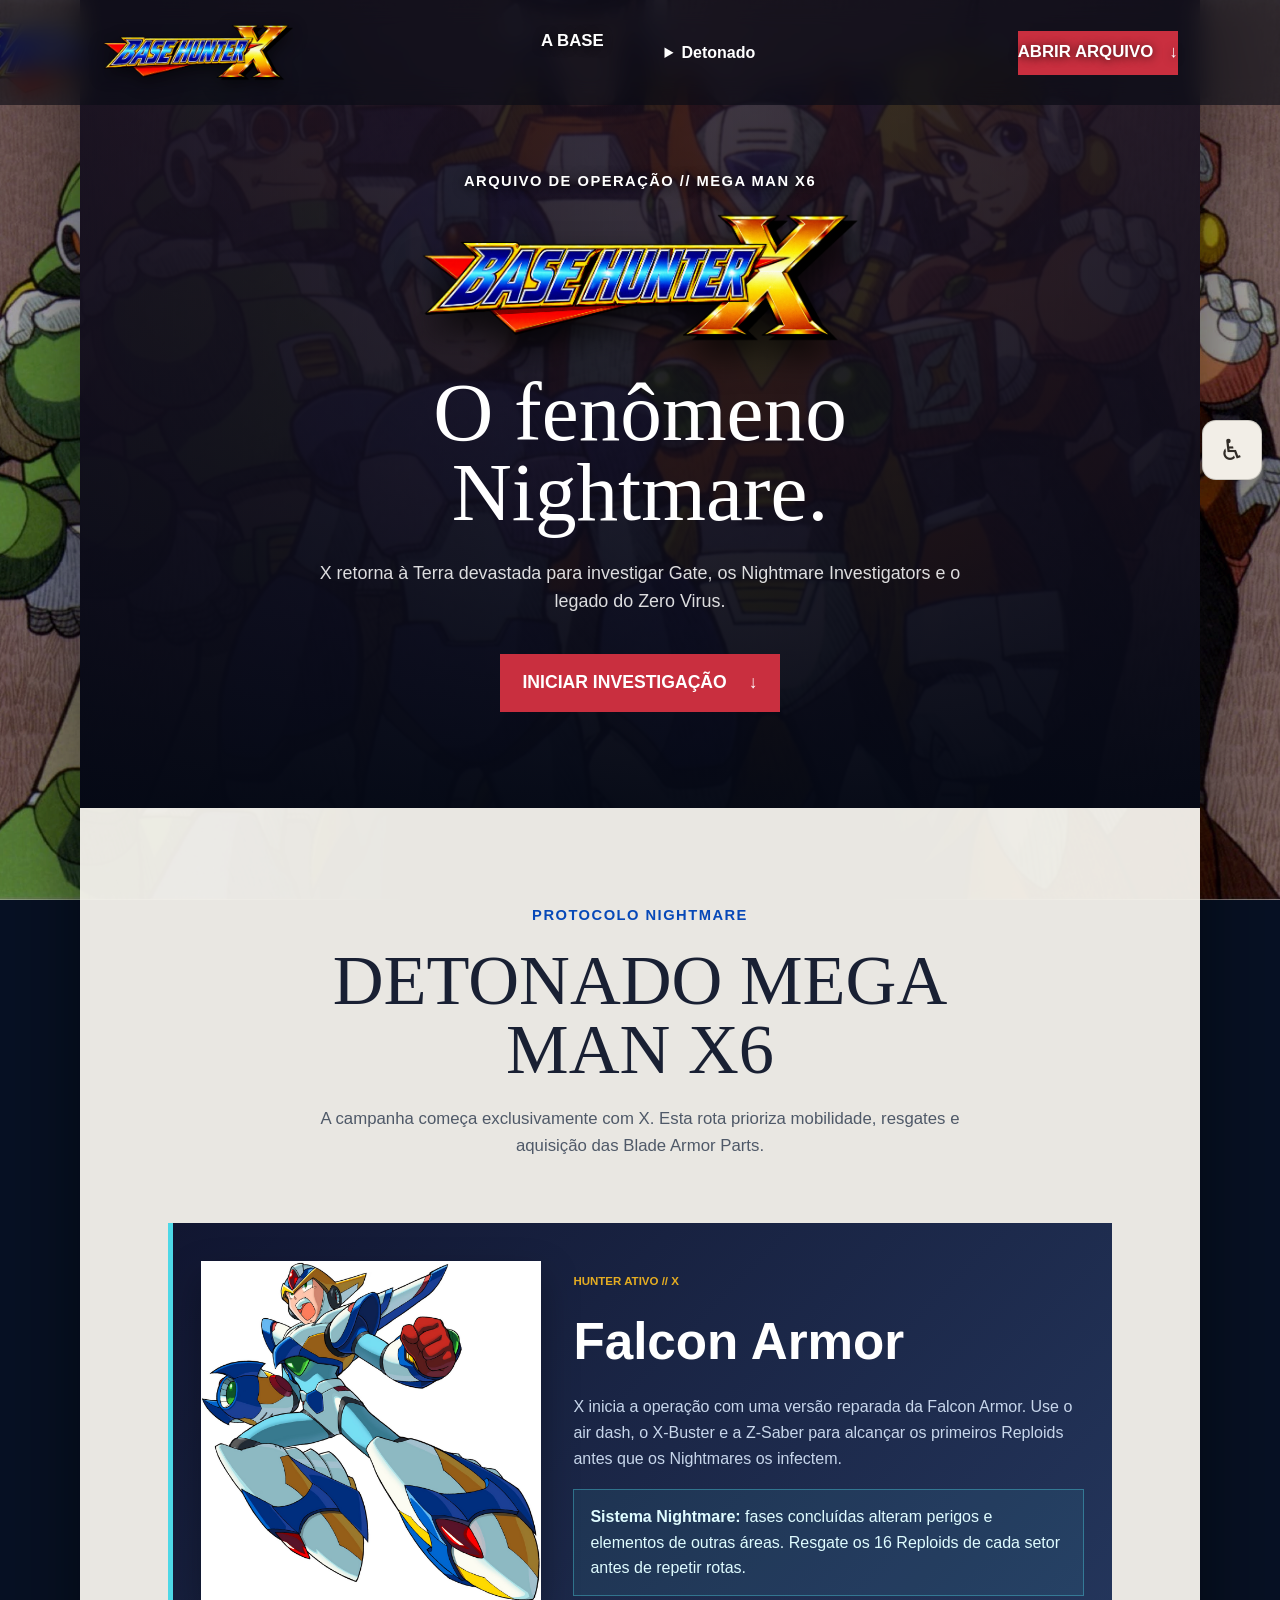
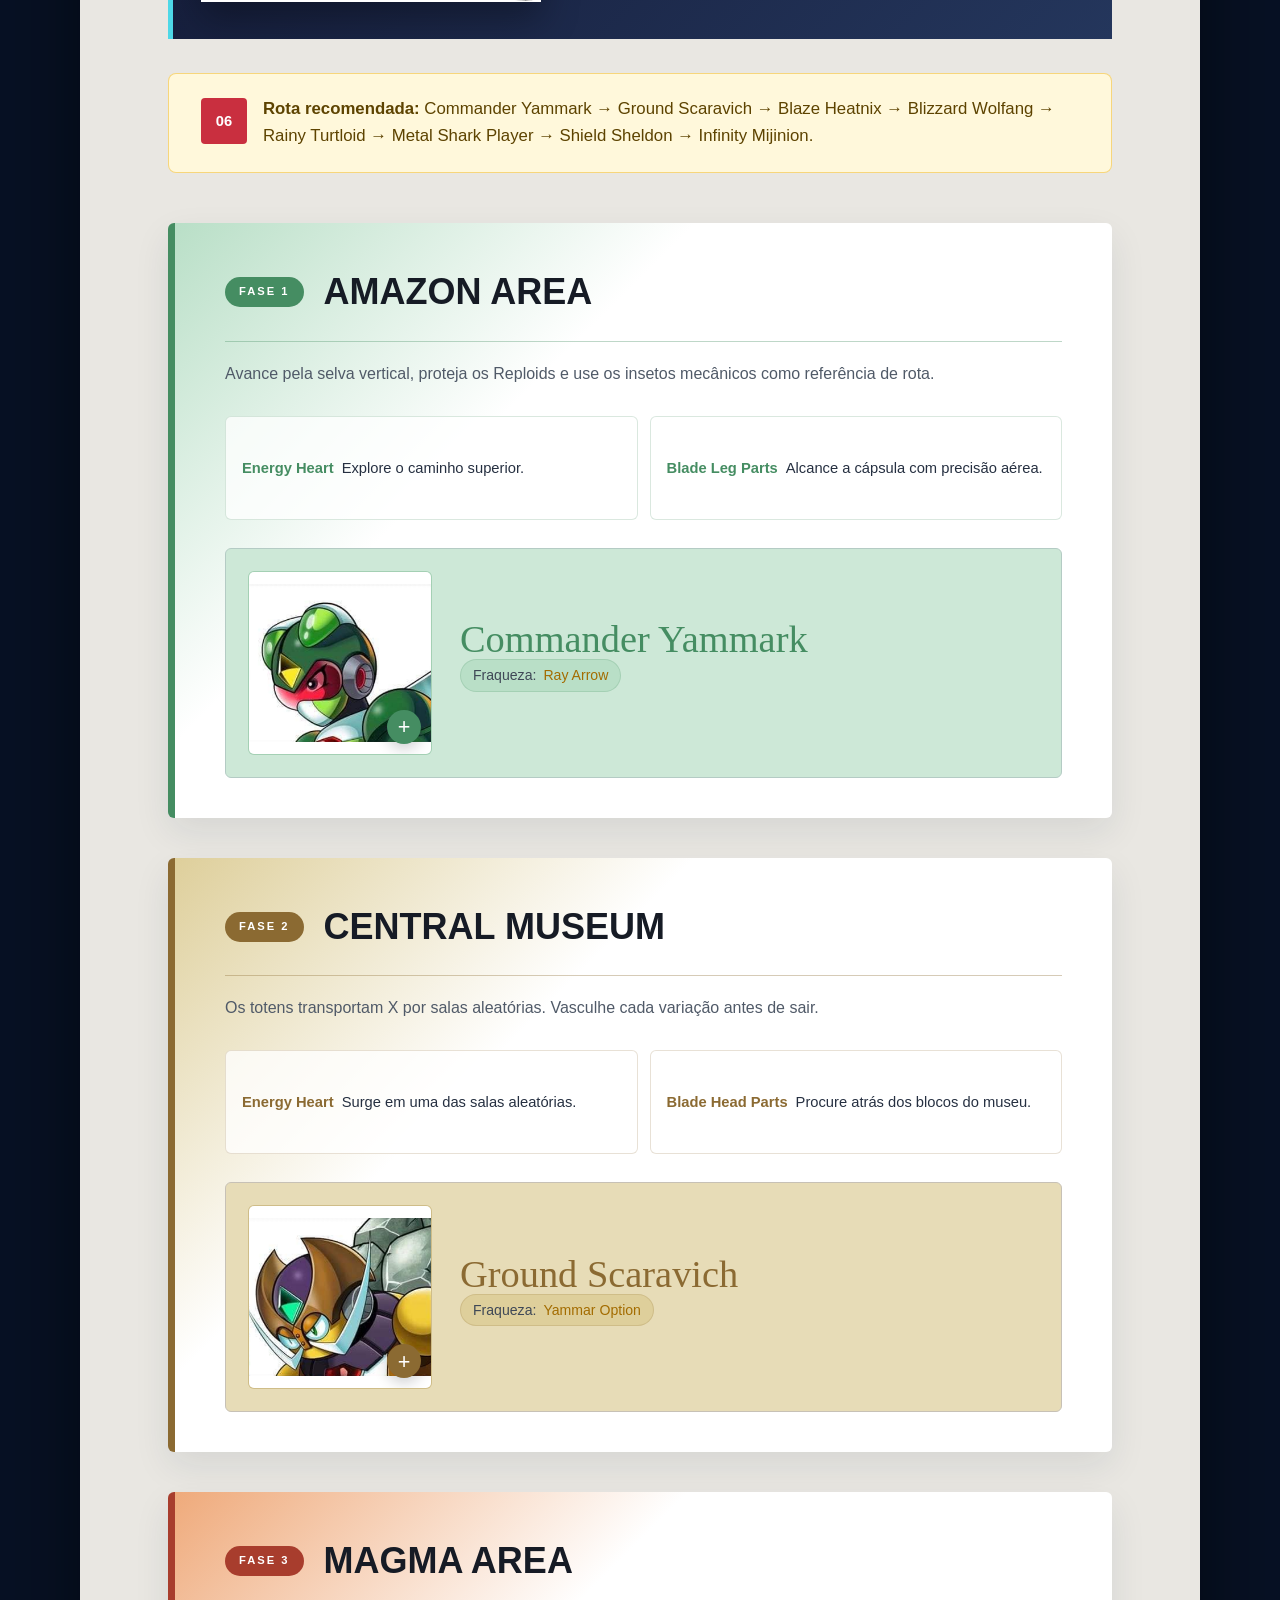
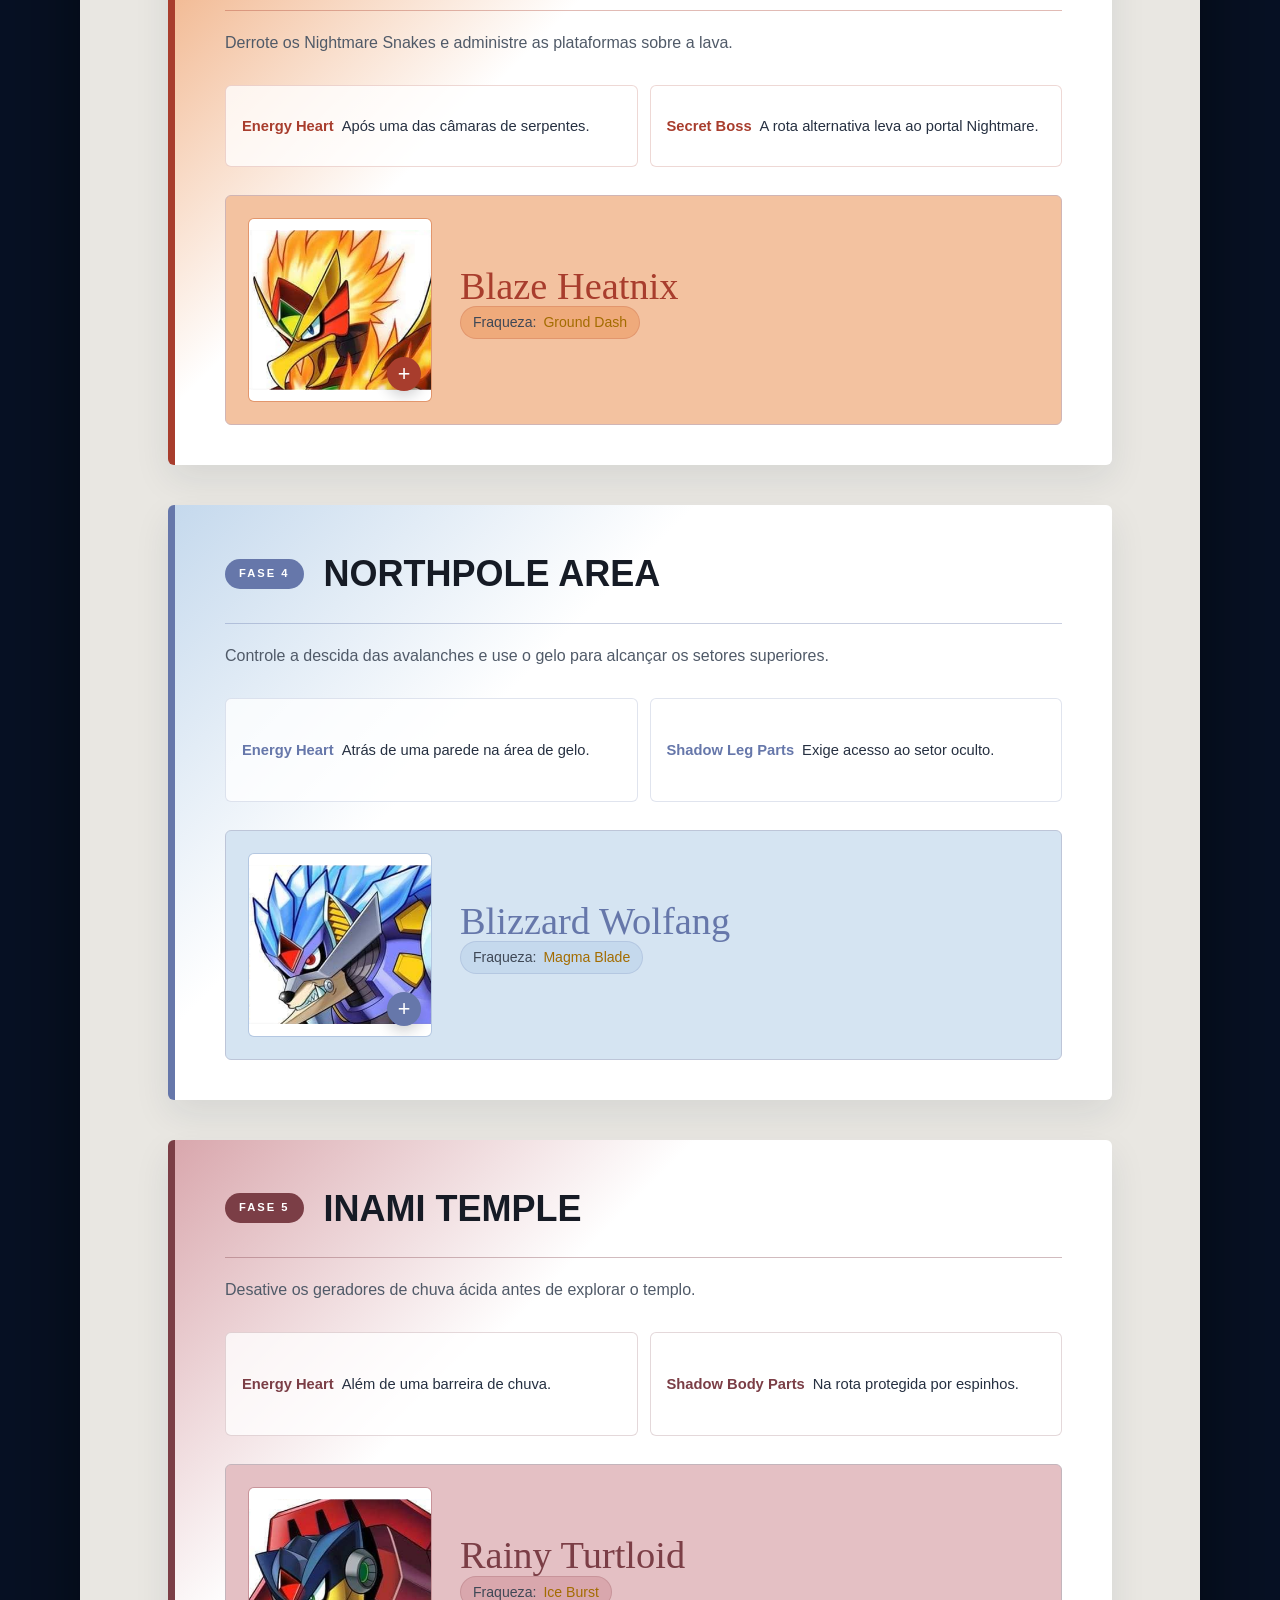
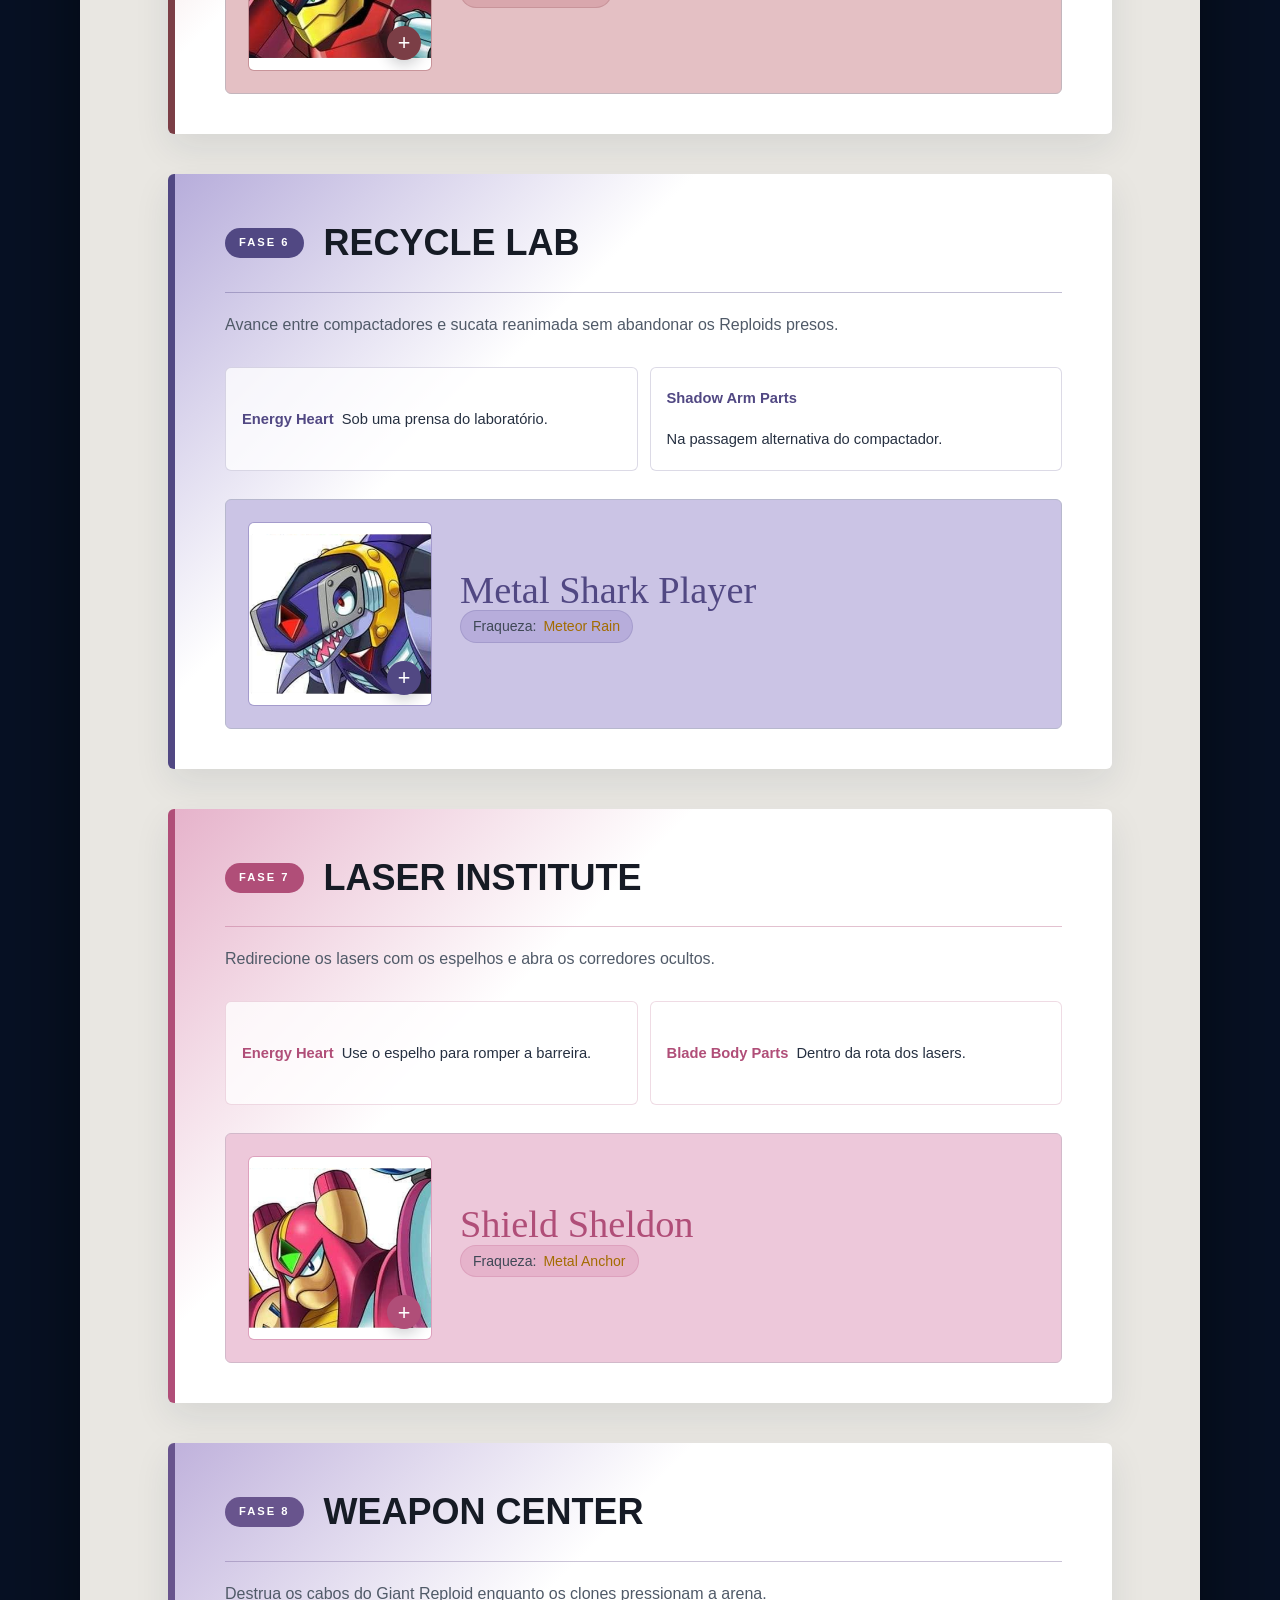
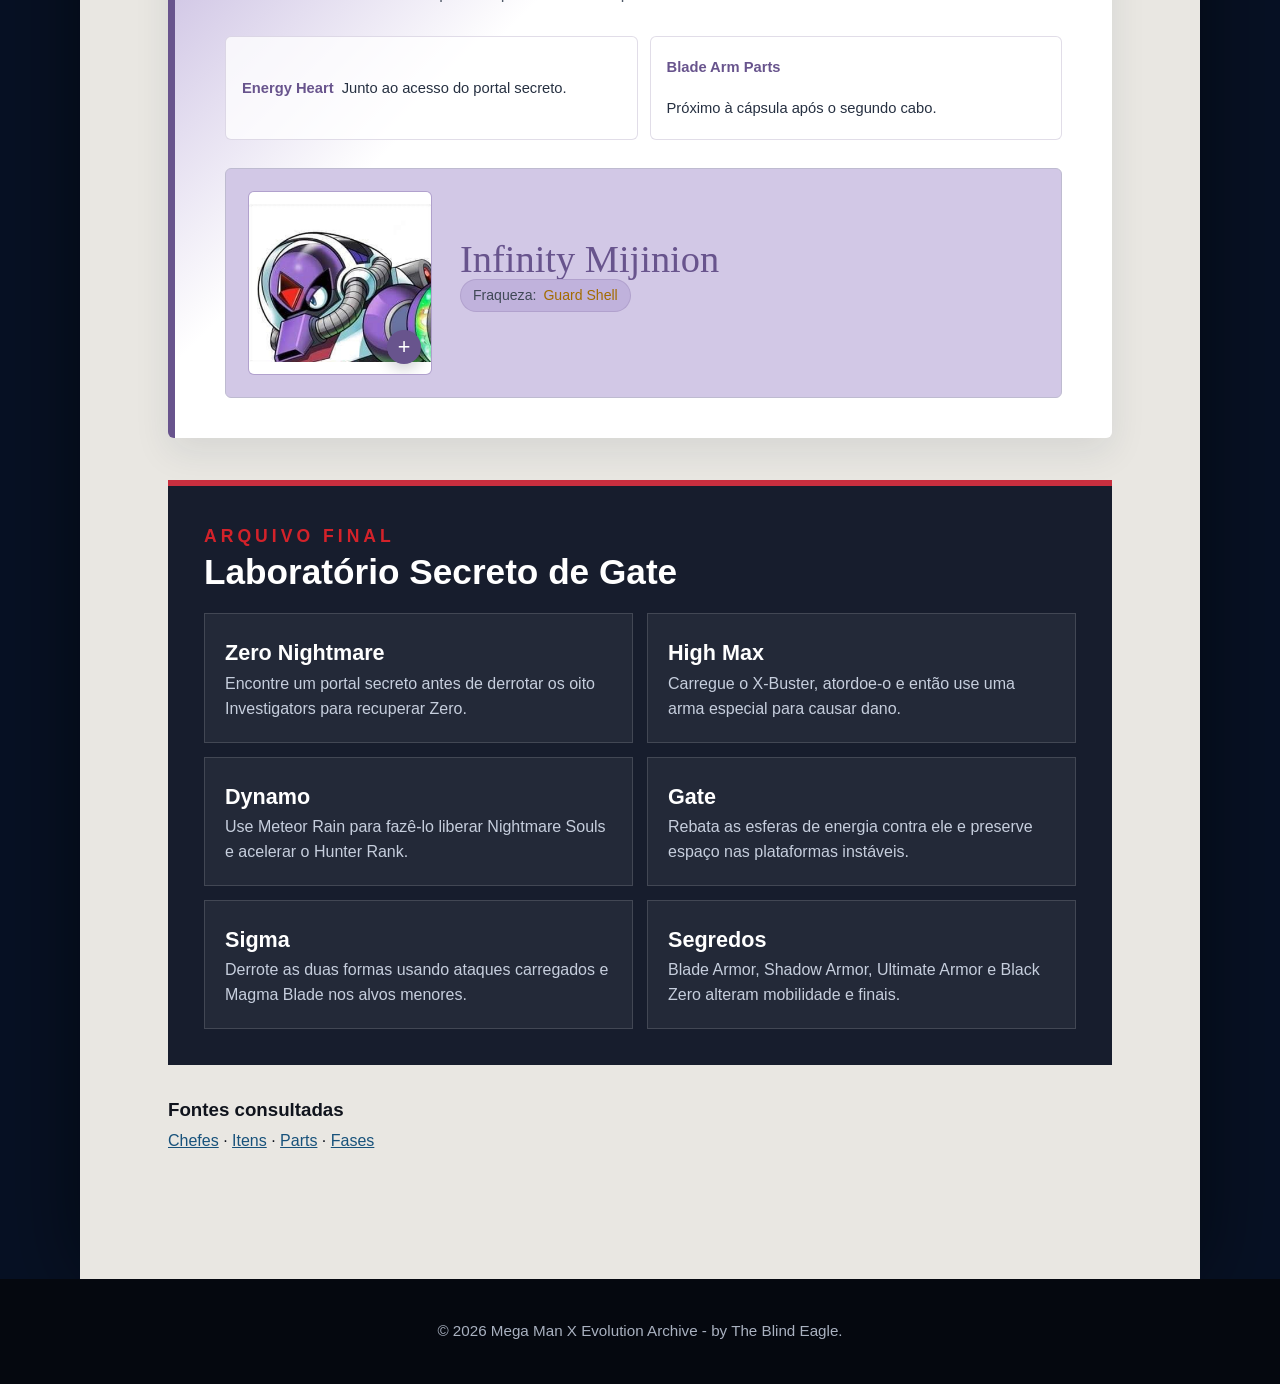
<file: detonado-x6.html>
<!DOCTYPE html>
<html lang="pt-BR">
<head>
<meta charset="UTF-8"><meta name="viewport" content="width=device-width,initial-scale=1.0">
<title>Mega Man X6 - Detonado Completo | Base Hunter X</title>
<link rel="stylesheet" href="assets/css/styles.css"><link rel="stylesheet" href="assets/css/x3.css"><link rel="stylesheet" href="assets/css/x4.css"><link rel="stylesheet" href="assets/css/x5.css"><link rel="stylesheet" href="assets/css/x6.css">
</head>
<body class="detonado-page x2-page x3-page x4-page x5-page x6-page">
<a class="skip-link" href="#main-content">Pular para o conteúdo principal</a>
<nav class="navbar detonado-nav" aria-label="Navegação principal"><a href="index.html" class="logo" aria-label="Base Hunter X - início"><span class="logo-mark" aria-hidden="true"><img src="assets/img/base-hunter-x-logo.png" alt=""></span></a><ul class="nav-links"><li><a href="index.html">A Base</a></li><li><details class="detonado-menu"><summary>Detonado</summary><nav aria-label="Escolher detonado"><a href="detonado.html">Mega Man X1</a><a href="detonado-x2.html">Mega Man X2</a><a href="detonado-x3.html">Mega Man X3</a><a href="detonado-x4.html">Mega Man X4</a><a href="detonado-x5.html">Mega Man X5</a><a href="detonado-x6.html" aria-current="page">Mega Man X6</a></nav></details></li></ul><a class="detonado-nav-action" href="#detonado">Abrir arquivo <span aria-hidden="true">↓</span></a></nav>
<main id="main-content" tabindex="-1">
<header class="detonado-intro x2-intro"><p class="detonado-eyebrow">ARQUIVO DE OPERAÇÃO // MEGA MAN X6</p><img class="detonado-intro-logo" src="assets/img/base-hunter-x-logo.png" alt="Base Hunter X"><h1>O fenômeno Nightmare.</h1><p class="detonado-intro-copy">X retorna à Terra devastada para investigar Gate, os Nightmare Investigators e o legado do Zero Virus.</p><a class="detonado-intro-link" href="#detonado">Iniciar investigação <span aria-hidden="true">↓</span></a></header>
<section id="detonado" class="detonado-section" tabindex="-1">
<div class="detonado-heading"><p class="detonado-eyebrow">PROTOCOLO NIGHTMARE</p><h2 class="section-title">Detonado Mega Man X6</h2><p>A campanha começa exclusivamente com X. Esta rota prioriza mobilidade, resgates e aquisição das Blade Armor Parts.</p></div>
<article class="x6-intro-brief"><img src="assets/img/x6/falcon-armor-x.png" alt="X equipado com a Falcon Armor"><div><span class="x2-kicker">HUNTER ATIVO // X</span><h3>Falcon Armor</h3><p>X inicia a operação com uma versão reparada da Falcon Armor. Use o air dash, o X-Buster e a Z-Saber para alcançar os primeiros Reploids antes que os Nightmares os infectem.</p><div class="x6-nightmare"><strong>Sistema Nightmare:</strong> fases concluídas alteram perigos e elementos de outras áreas. Resgate os 16 Reploids de cada setor antes de repetir rotas.</div></div></article>
<div class="order-tip x2-order"><span class="tip-icon" aria-hidden="true">06</span><p><strong>Rota recomendada:</strong> Commander Yammark → Ground Scaravich → Blaze Heatnix → Blizzard Wolfang → Rainy Turtloid → Metal Shark Player → Shield Sheldon → Infinity Mijinion.</p></div>
<article id="commander-yammark" class="stage-block x2-stage x6-stage" style="--stage-accent:#458d62;--stage-tint:#b9dfc7"><div class="stage-header"><span class="stage-badge">Fase 1</span><h3 class="stage-name">AMAZON AREA</h3></div><p class="stage-lore">Avance pela selva vertical, proteja os Reploids e use os insetos mecânicos como referência de rota.</p><div class="items-row"><div class="item-chip"><strong>Energy Heart</strong> Explore o caminho superior.</div><div class="item-chip armor-item"><strong>Blade Leg Parts</strong> Alcance a cápsula com precisão aérea.</div></div><div class="boss-card"><div class="boss-img-wrap"><img src="assets/img/x6/bosses/commander-yammark.png" alt="Commander Yammark" class="boss-img"></div><div class="boss-info"><h4 class="boss-name">Commander Yammark</h4><span class="boss-weakness">Fraqueza: <em>Ray Arrow</em></span><div class="attacks-list"><span class="attack-tag">Yammar Option</span></div><p class="strategy"><span class="strat-label">ESTRATÉGIA:</span> Destrua as libélulas orbitais e ataque durante a troca de formação.</p></div></div></article>
<article id="ground-scaravich" class="stage-block x2-stage x6-stage" style="--stage-accent:#8b6a32;--stage-tint:#decf9b"><div class="stage-header"><span class="stage-badge">Fase 2</span><h3 class="stage-name">CENTRAL MUSEUM</h3></div><p class="stage-lore">Os totens transportam X por salas aleatórias. Vasculhe cada variação antes de sair.</p><div class="items-row"><div class="item-chip"><strong>Energy Heart</strong> Surge em uma das salas aleatórias.</div><div class="item-chip armor-item"><strong>Blade Head Parts</strong> Procure atrás dos blocos do museu.</div></div><div class="boss-card"><div class="boss-img-wrap"><img src="assets/img/x6/bosses/ground-scaravich.png" alt="Ground Scaravich" class="boss-img"></div><div class="boss-info"><h4 class="boss-name">Ground Scaravich</h4><span class="boss-weakness">Fraqueza: <em>Yammar Option</em></span><div class="attacks-list"><span class="attack-tag">Ground Dash</span></div><p class="strategy"><span class="strat-label">ESTRATÉGIA:</span> Mantenha distância da pedra crescente e use as opções para interromper a investida.</p></div></div></article>
<article id="blaze-heatnix" class="stage-block x2-stage x6-stage" style="--stage-accent:#a83d2d;--stage-tint:#efaa7b"><div class="stage-header"><span class="stage-badge">Fase 3</span><h3 class="stage-name">MAGMA AREA</h3></div><p class="stage-lore">Derrote os Nightmare Snakes e administre as plataformas sobre a lava.</p><div class="items-row"><div class="item-chip"><strong>Energy Heart</strong> Após uma das câmaras de serpentes.</div><div class="item-chip"><strong>Secret Boss</strong> A rota alternativa leva ao portal Nightmare.</div></div><div class="boss-card"><div class="boss-img-wrap"><img src="assets/img/x6/bosses/blaze-heatnix.png" alt="Blaze Heatnix" class="boss-img"></div><div class="boss-info"><h4 class="boss-name">Blaze Heatnix</h4><span class="boss-weakness">Fraqueza: <em>Ground Dash</em></span><div class="attacks-list"><span class="attack-tag">Magma Blade</span></div><p class="strategy"><span class="strat-label">ESTRATÉGIA:</span> Use Ground Dash quando ele pousar e evite permanecer sob o voo em chamas.</p></div></div></article>
<article id="blizzard-wolfang" class="stage-block x2-stage x6-stage" style="--stage-accent:#6677aa;--stage-tint:#c5d9ed"><div class="stage-header"><span class="stage-badge">Fase 4</span><h3 class="stage-name">NORTHPOLE AREA</h3></div><p class="stage-lore">Controle a descida das avalanches e use o gelo para alcançar os setores superiores.</p><div class="items-row"><div class="item-chip"><strong>Energy Heart</strong> Atrás de uma parede na área de gelo.</div><div class="item-chip armor-item"><strong>Shadow Leg Parts</strong> Exige acesso ao setor oculto.</div></div><div class="boss-card"><div class="boss-img-wrap"><img src="assets/img/x6/bosses/blizzard-wolfang.png" alt="Blizzard Wolfang" class="boss-img"></div><div class="boss-info"><h4 class="boss-name">Blizzard Wolfang</h4><span class="boss-weakness">Fraqueza: <em>Magma Blade</em></span><div class="attacks-list"><span class="attack-tag">Ice Burst</span></div><p class="strategy"><span class="strat-label">ESTRATÉGIA:</span> Quebre o ritmo dos saltos com Magma Blade e atravesse os pilares de gelo.</p></div></div></article>
<article id="rainy-turtloid" class="stage-block x2-stage x6-stage" style="--stage-accent:#7b3e46;--stage-tint:#d9a7ad"><div class="stage-header"><span class="stage-badge">Fase 5</span><h3 class="stage-name">INAMI TEMPLE</h3></div><p class="stage-lore">Desative os geradores de chuva ácida antes de explorar o templo.</p><div class="items-row"><div class="item-chip"><strong>Energy Heart</strong> Além de uma barreira de chuva.</div><div class="item-chip armor-item"><strong>Shadow Body Parts</strong> Na rota protegida por espinhos.</div></div><div class="boss-card"><div class="boss-img-wrap"><img src="assets/img/x6/bosses/rainy-turtloid.png" alt="Rainy Turtloid" class="boss-img"></div><div class="boss-info"><h4 class="boss-name">Rainy Turtloid</h4><span class="boss-weakness">Fraqueza: <em>Ice Burst</em></span><div class="attacks-list"><span class="attack-tag">Meteor Rain</span></div><p class="strategy"><span class="strat-label">ESTRATÉGIA:</span> Destrua os dois cristais das costas e use Ice Burst nas aberturas.</p></div></div></article>
<article id="metal-shark-player" class="stage-block x2-stage x6-stage" style="--stage-accent:#514883;--stage-tint:#b7addb"><div class="stage-header"><span class="stage-badge">Fase 6</span><h3 class="stage-name">RECYCLE LAB</h3></div><p class="stage-lore">Avance entre compactadores e sucata reanimada sem abandonar os Reploids presos.</p><div class="items-row"><div class="item-chip"><strong>Energy Heart</strong> Sob uma prensa do laboratório.</div><div class="item-chip armor-item"><strong>Shadow Arm Parts</strong> Na passagem alternativa do compactador.</div></div><div class="boss-card"><div class="boss-img-wrap"><img src="assets/img/x6/bosses/metal-shark-player.png" alt="Metal Shark Player" class="boss-img"></div><div class="boss-info"><h4 class="boss-name">Metal Shark Player</h4><span class="boss-weakness">Fraqueza: <em>Meteor Rain</em></span><div class="attacks-list"><span class="attack-tag">Metal Anchor</span></div><p class="strategy"><span class="strat-label">ESTRATÉGIA:</span> Use a chuva para cancelar as invocações e não permaneça sob a prensa.</p></div></div></article>
<article id="shield-sheldon" class="stage-block x2-stage x6-stage" style="--stage-accent:#b04e78;--stage-tint:#e6b3cb"><div class="stage-header"><span class="stage-badge">Fase 7</span><h3 class="stage-name">LASER INSTITUTE</h3></div><p class="stage-lore">Redirecione os lasers com os espelhos e abra os corredores ocultos.</p><div class="items-row"><div class="item-chip"><strong>Energy Heart</strong> Use o espelho para romper a barreira.</div><div class="item-chip armor-item"><strong>Blade Body Parts</strong> Dentro da rota dos lasers.</div></div><div class="boss-card"><div class="boss-img-wrap"><img src="assets/img/x6/bosses/shield-sheldon.png" alt="Shield Sheldon" class="boss-img"></div><div class="boss-info"><h4 class="boss-name">Shield Sheldon</h4><span class="boss-weakness">Fraqueza: <em>Metal Anchor</em></span><div class="attacks-list"><span class="attack-tag">Guard Shell</span></div><p class="strategy"><span class="strat-label">ESTRATÉGIA:</span> Faça o projétil ricochetear nos escudos e ataque quando a defesa se abrir.</p></div></div></article>
<article id="infinity-mijinion" class="stage-block x2-stage x6-stage" style="--stage-accent:#68548d;--stage-tint:#c0b2dc"><div class="stage-header"><span class="stage-badge">Fase 8</span><h3 class="stage-name">WEAPON CENTER</h3></div><p class="stage-lore">Destrua os cabos do Giant Reploid enquanto os clones pressionam a arena.</p><div class="items-row"><div class="item-chip"><strong>Energy Heart</strong> Junto ao acesso do portal secreto.</div><div class="item-chip armor-item"><strong>Blade Arm Parts</strong> Próximo à cápsula após o segundo cabo.</div></div><div class="boss-card"><div class="boss-img-wrap"><img src="assets/img/x6/bosses/infinity-mijinion.png" alt="Infinity Mijinion" class="boss-img"></div><div class="boss-info"><h4 class="boss-name">Infinity Mijinion</h4><span class="boss-weakness">Fraqueza: <em>Guard Shell</em></span><div class="attacks-list"><span class="attack-tag">Ray Arrow</span></div><p class="strategy"><span class="strat-label">ESTRATÉGIA:</span> Mantenha o Guard Shell ativo, destrua clones rapidamente e concentre disparos no original.</p></div></div></article>
<section class="x2-fortress" aria-labelledby="x6-final-title"><p class="fortress-label">ARQUIVO FINAL</p><h3 id="x6-final-title">Laboratório Secreto de Gate</h3><div class="x2-fortress-grid"><article><h4>Zero Nightmare</h4><p>Encontre um portal secreto antes de derrotar os oito Investigators para recuperar Zero.</p></article><article><h4>High Max</h4><p>Carregue o X-Buster, atordoe-o e então use uma arma especial para causar dano.</p></article><article><h4>Dynamo</h4><p>Use Meteor Rain para fazê-lo liberar Nightmare Souls e acelerar o Hunter Rank.</p></article><article><h4>Gate</h4><p>Rebata as esferas de energia contra ele e preserve espaço nas plataformas instáveis.</p></article><article><h4>Sigma</h4><p>Derrote as duas formas usando ataques carregados e Magma Blade nos alvos menores.</p></article><article><h4>Segredos</h4><p>Blade Armor, Shadow Armor, Ultimate Armor e Black Zero alteram mobilidade e finais.</p></article></div></section>
<aside class="x3-sources"><h3>Fontes consultadas</h3><a href="https://megaman.retropixel.net/mmx/6/xbosses.php">Chefes</a> · <a href="https://megaman.retropixel.net/mmx/6/items.php">Itens</a> · <a href="https://megaman.retropixel.net/mmx/6/parts.php">Parts</a> · <a href="https://megaman.retropixel.net/mmx/6/stages.php">Fases</a></aside>
</section>
</main>
<footer class="detonado-footer"><p>© 2026 Mega Man X Evolution Archive - by The Blind Eagle.</p></footer>
<script src="assets/js/script.js"></script>
</body></html>
</file>
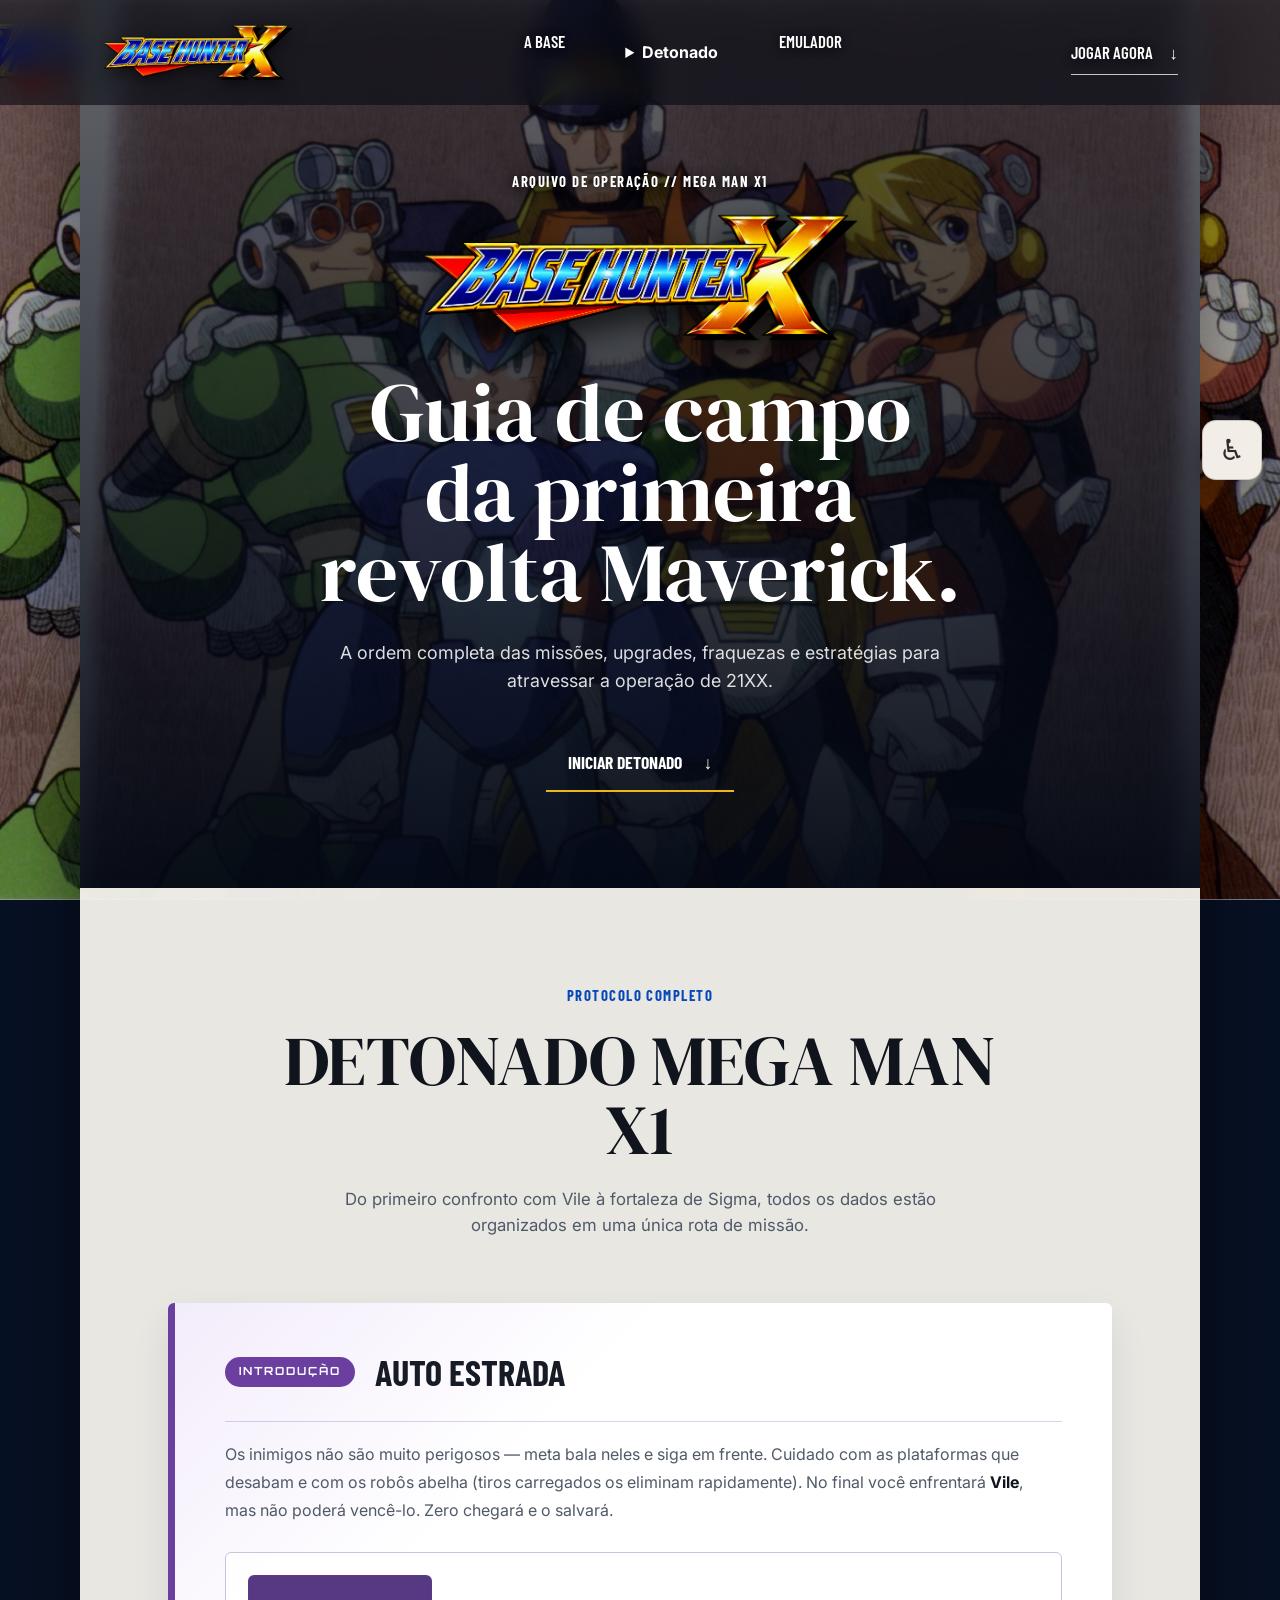
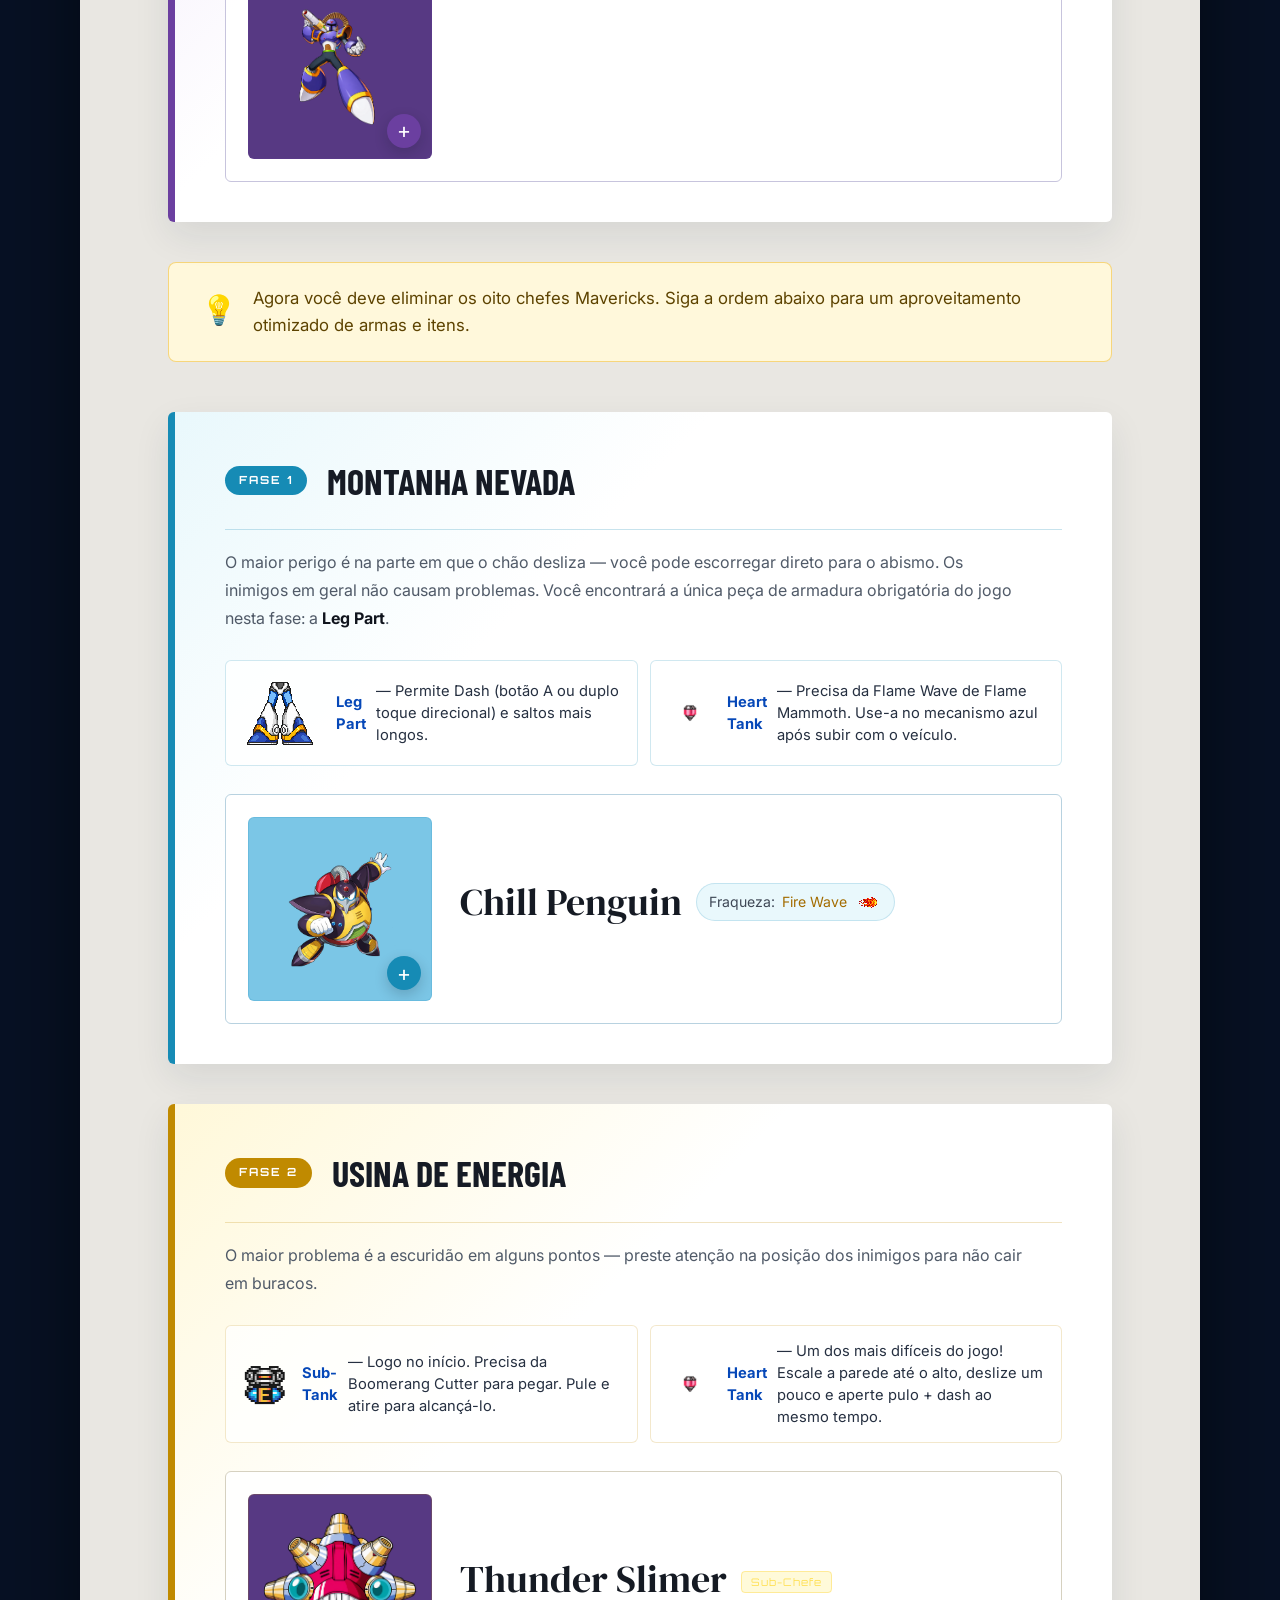
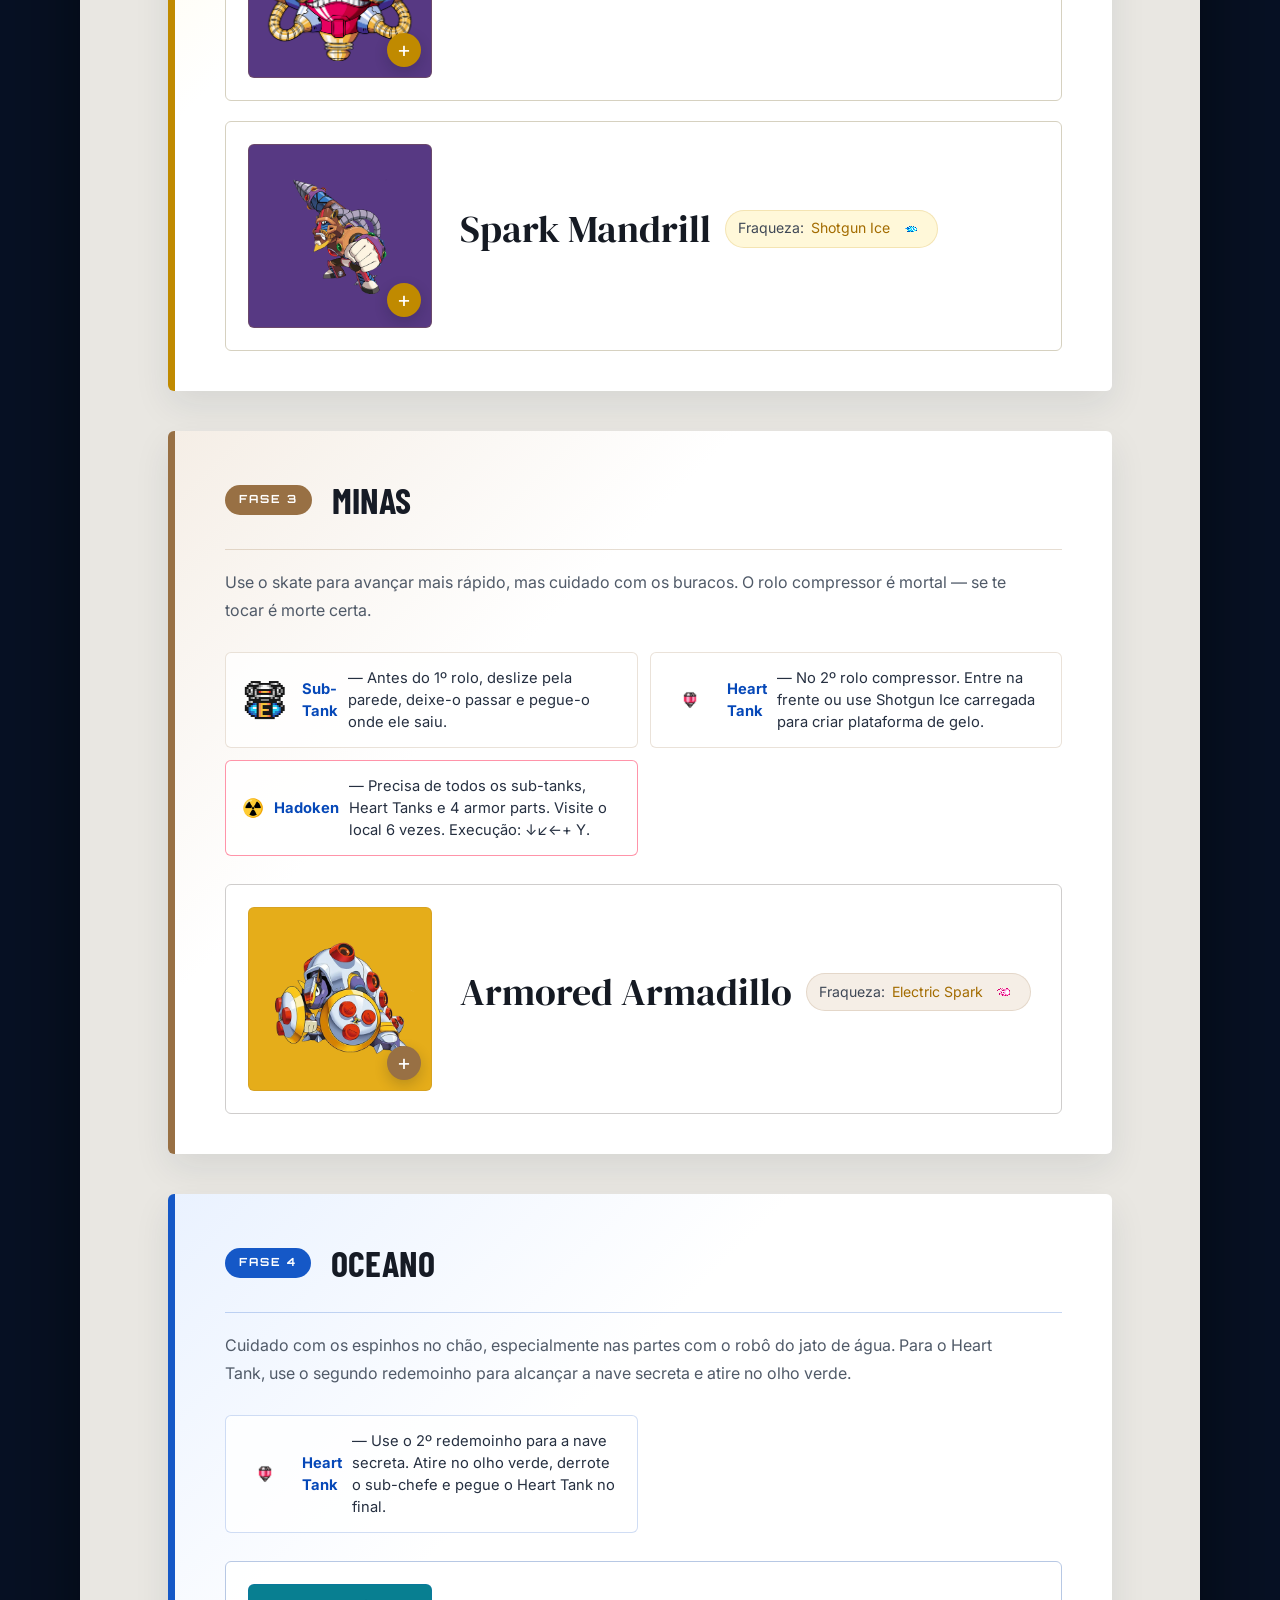
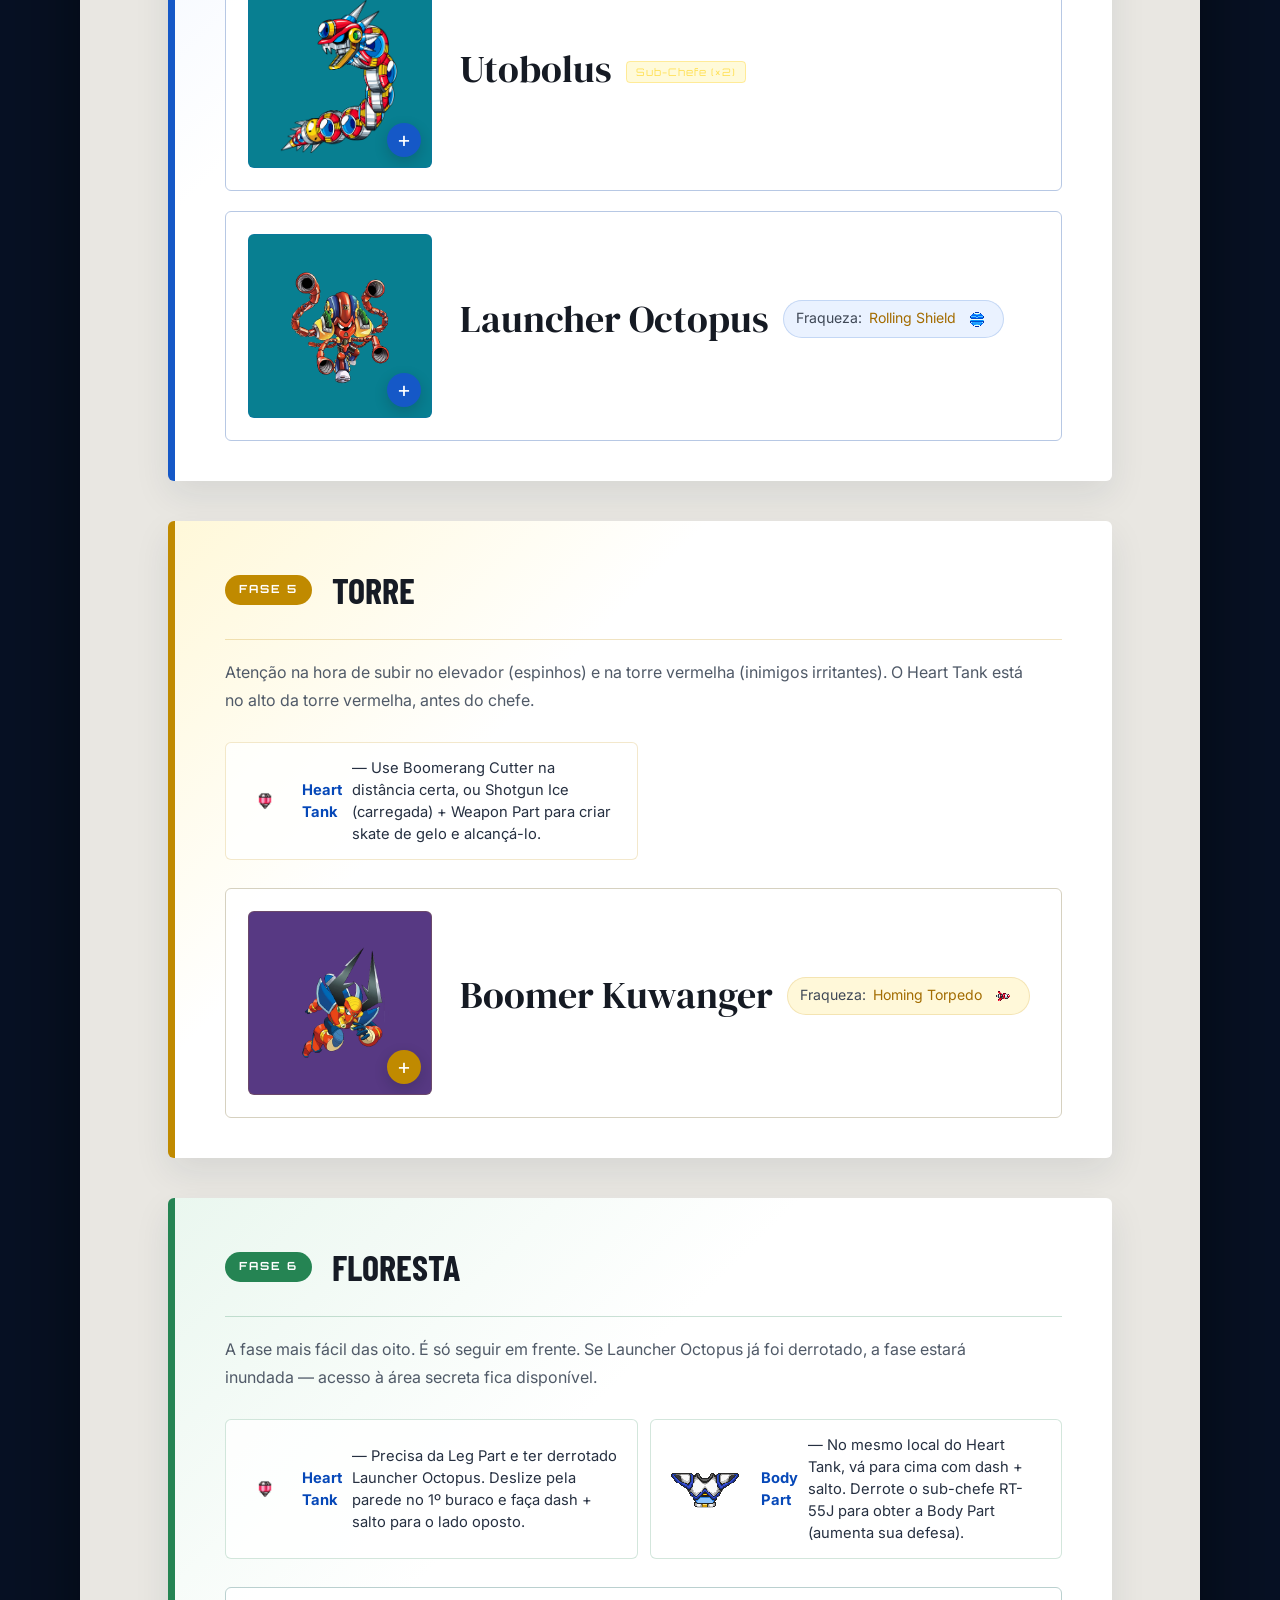
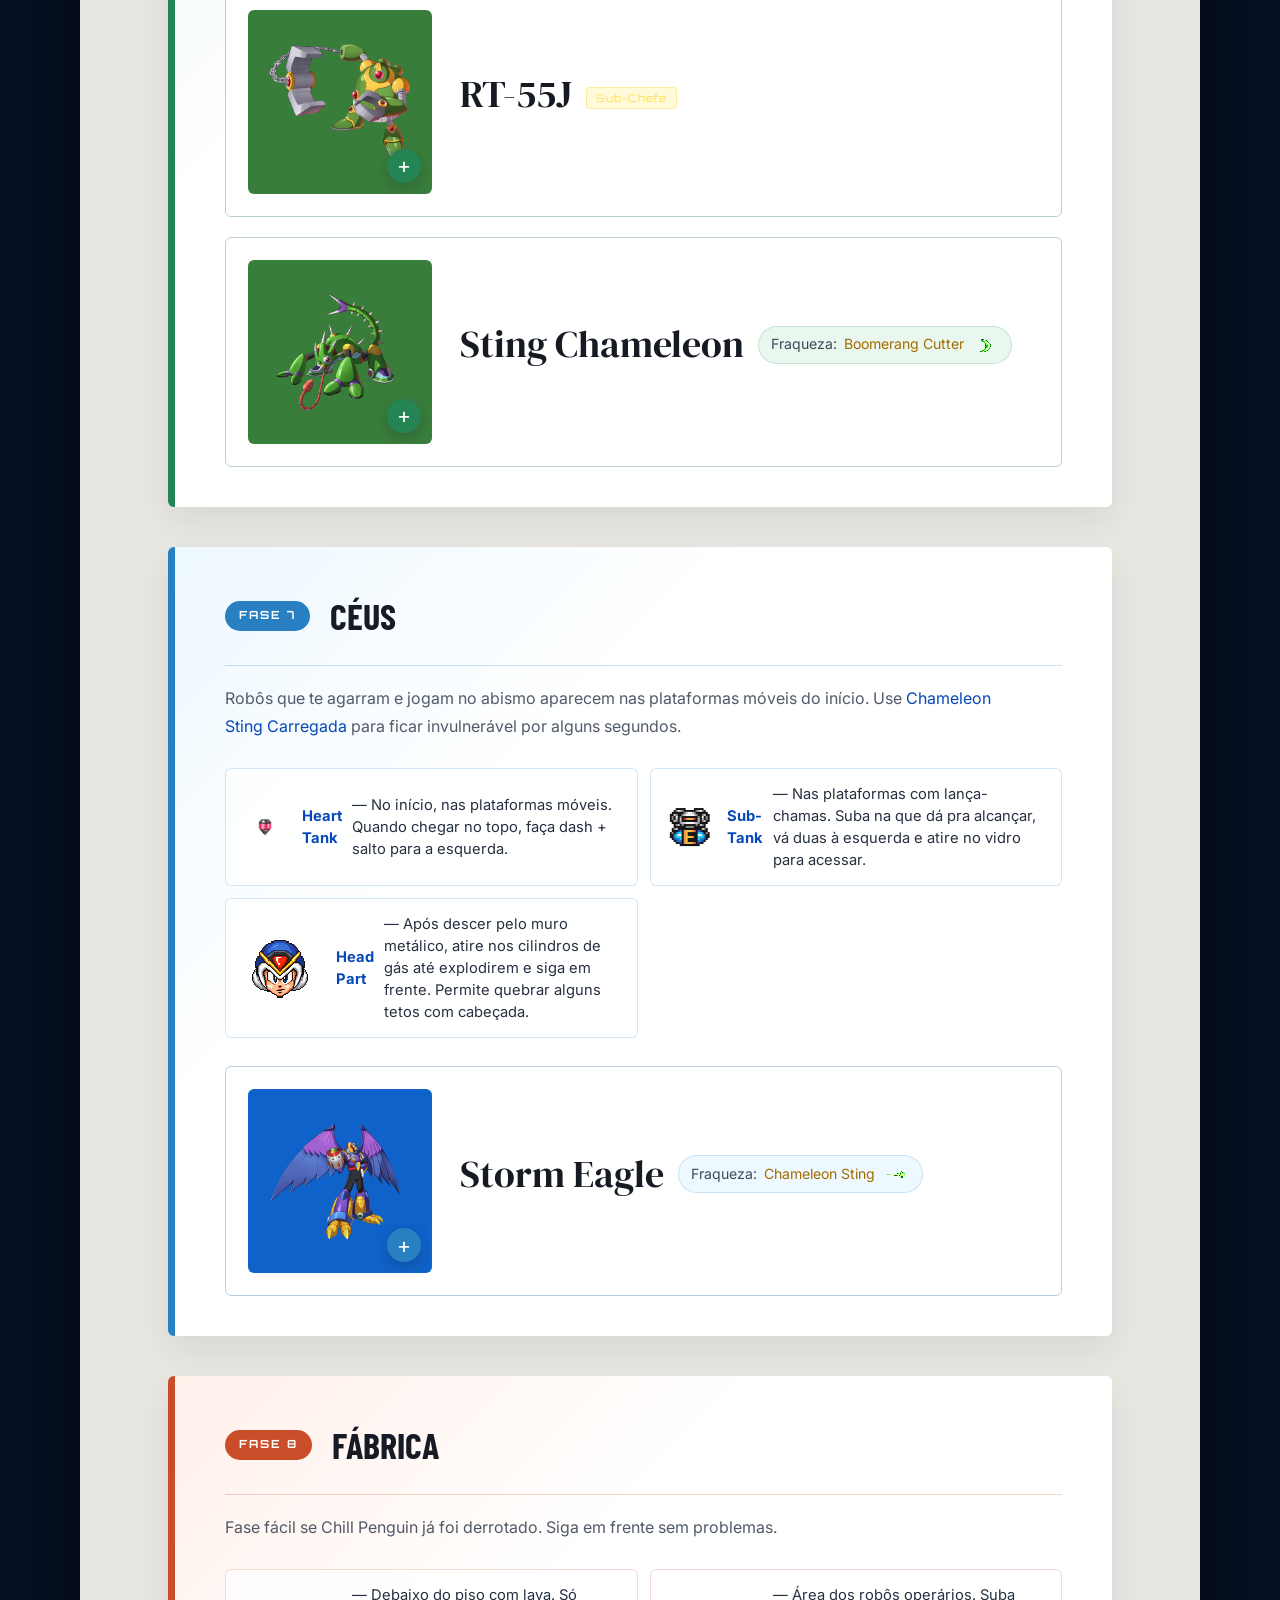
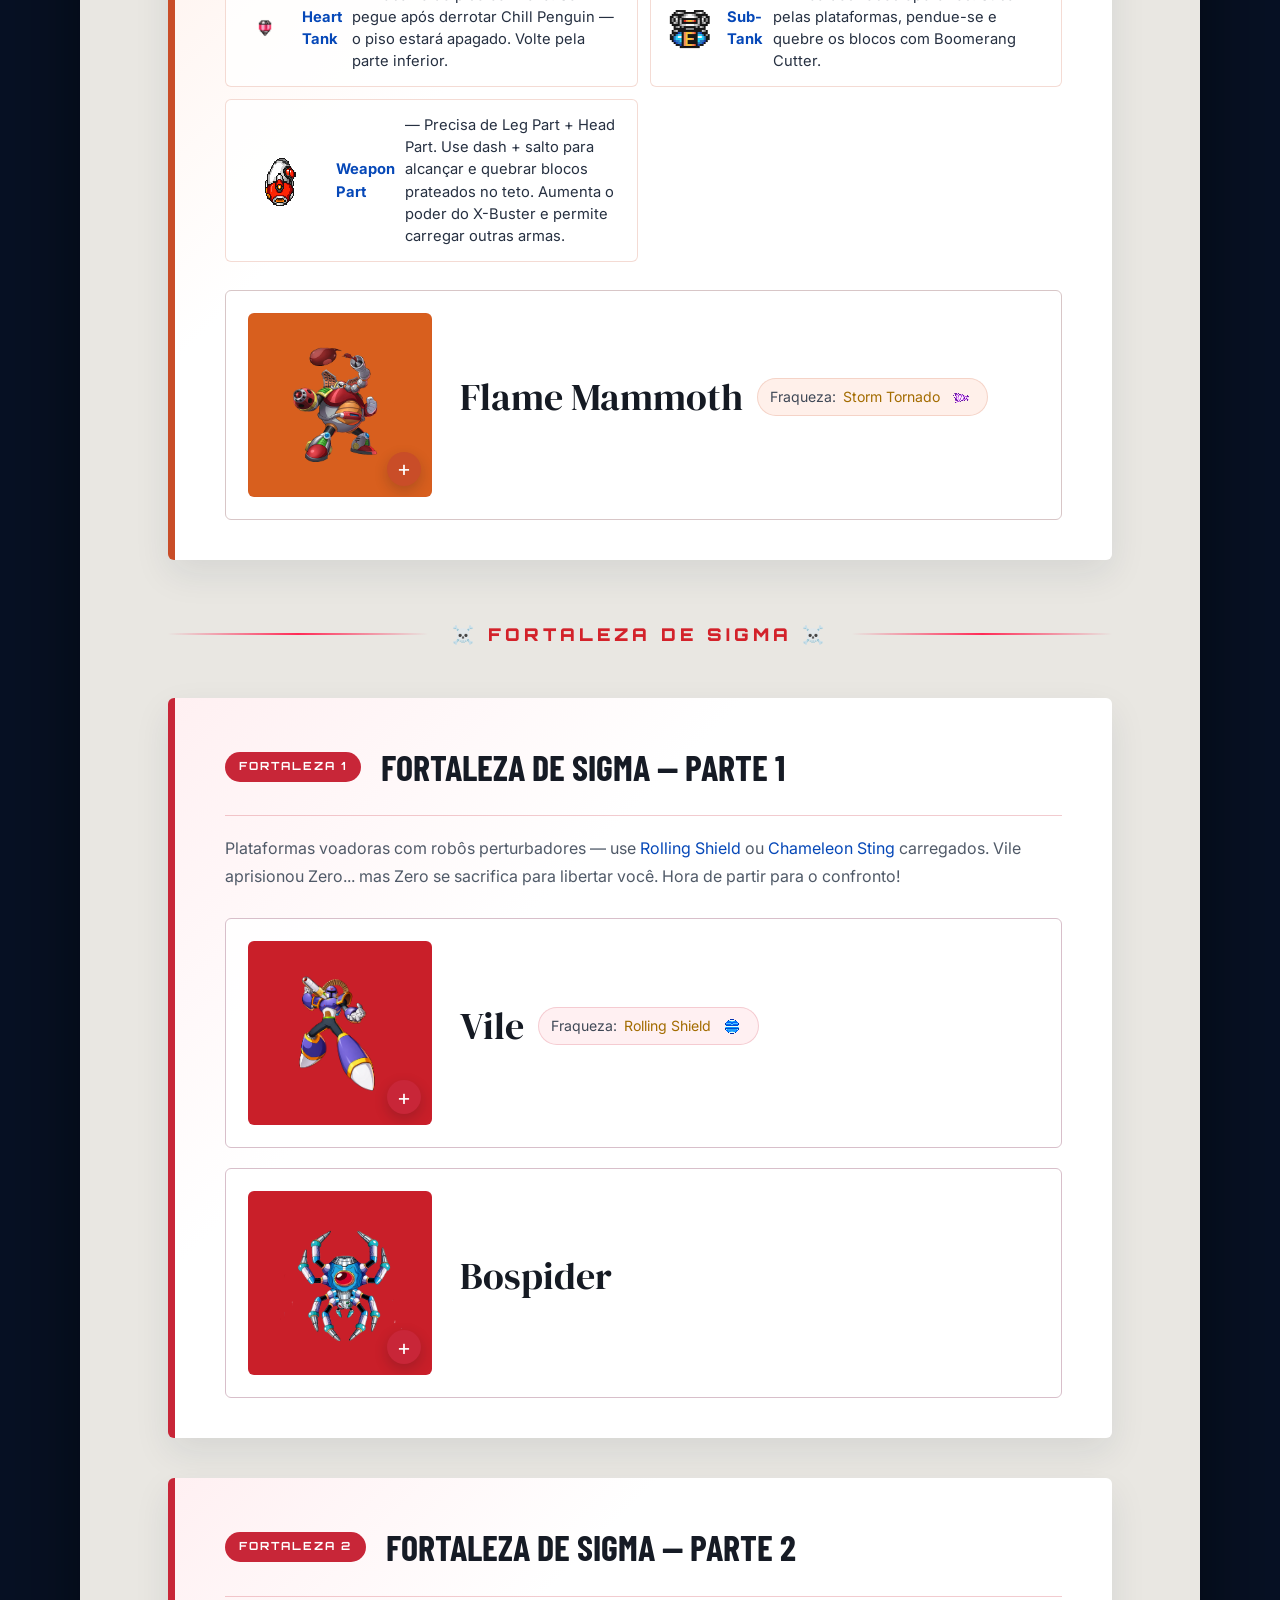
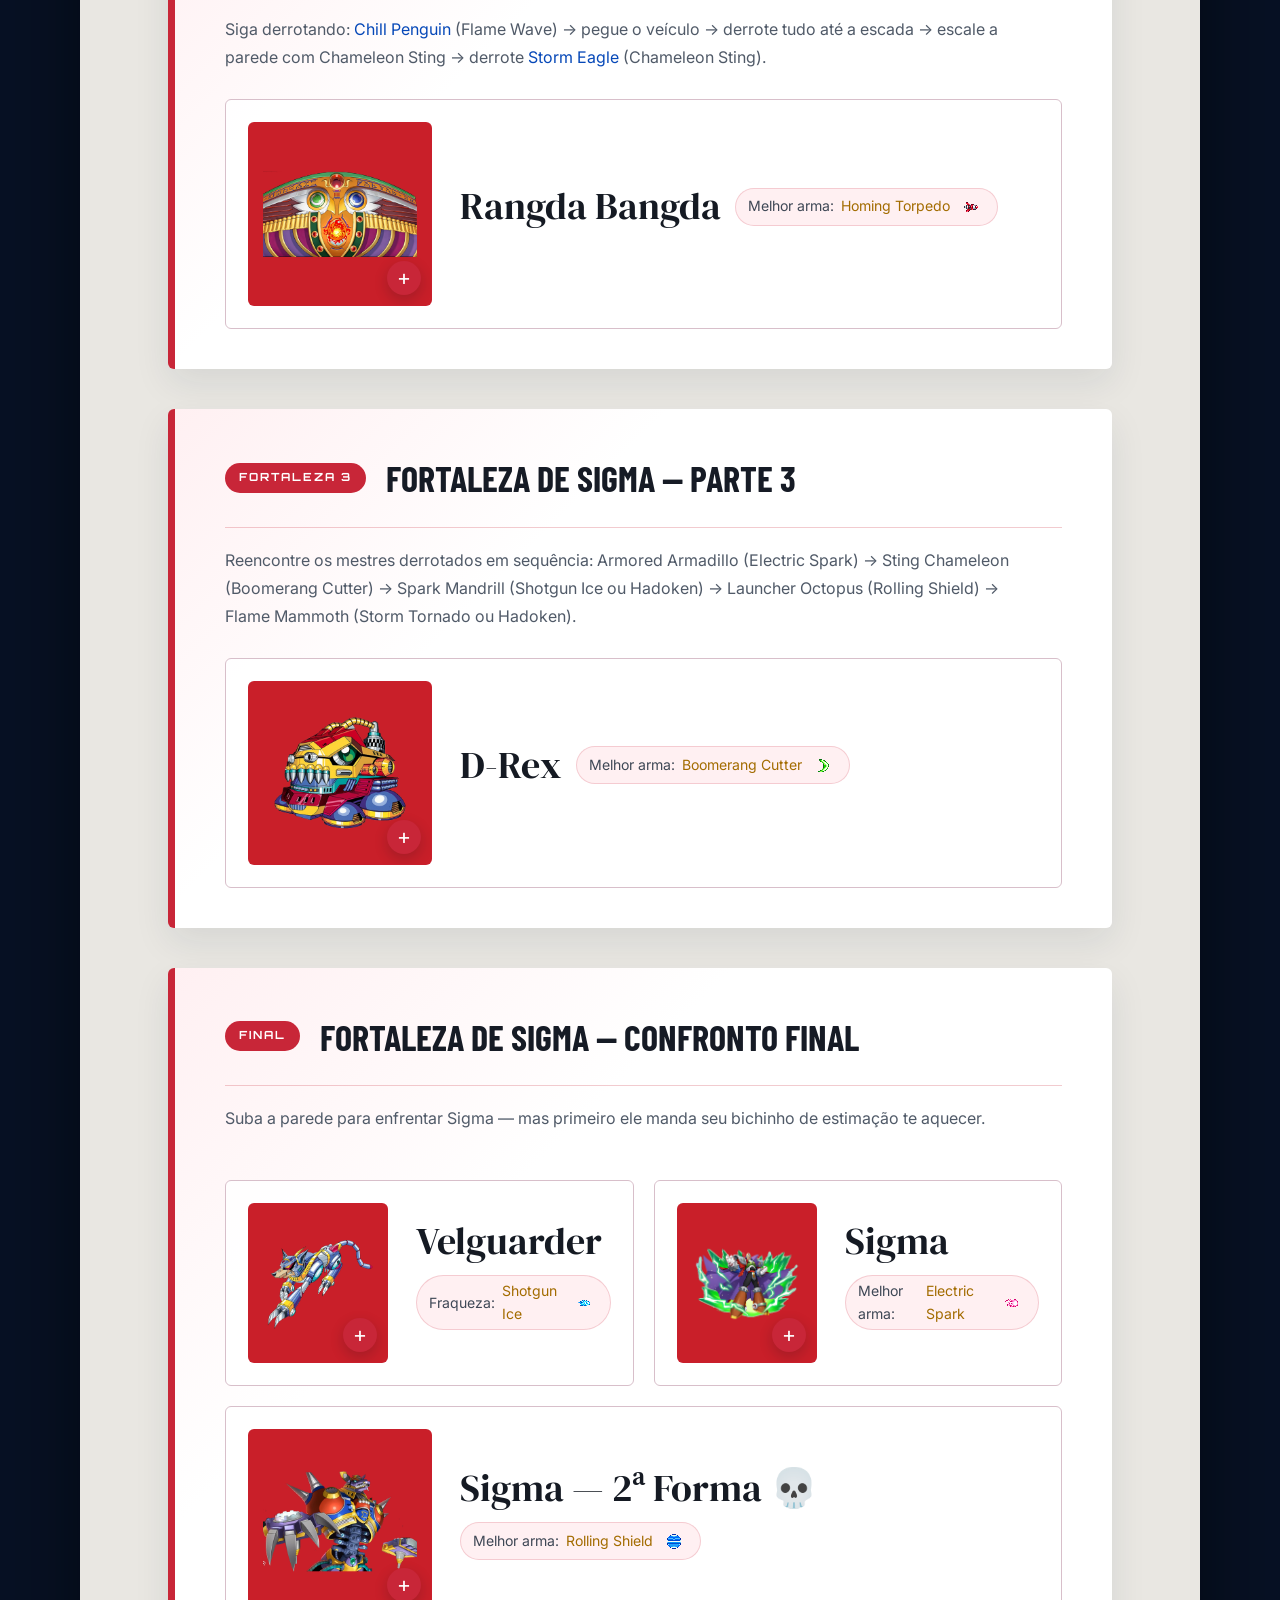
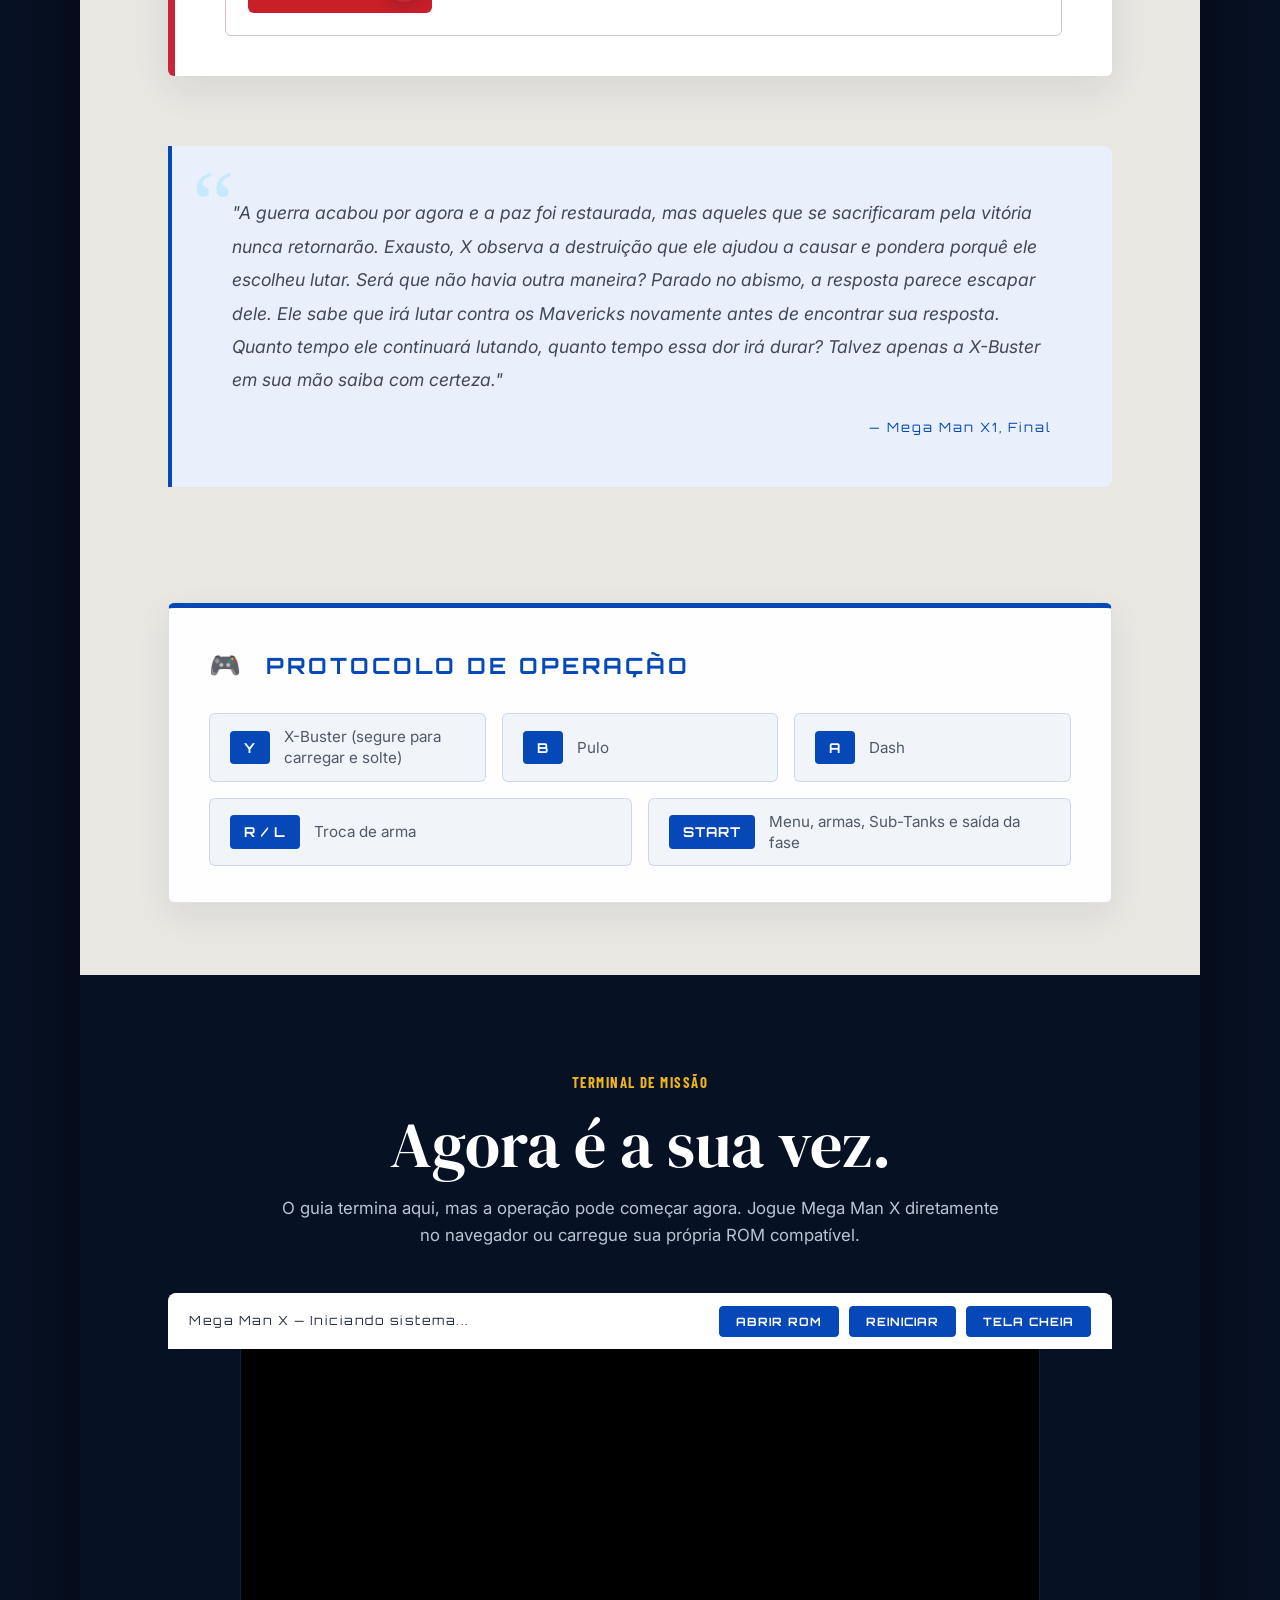
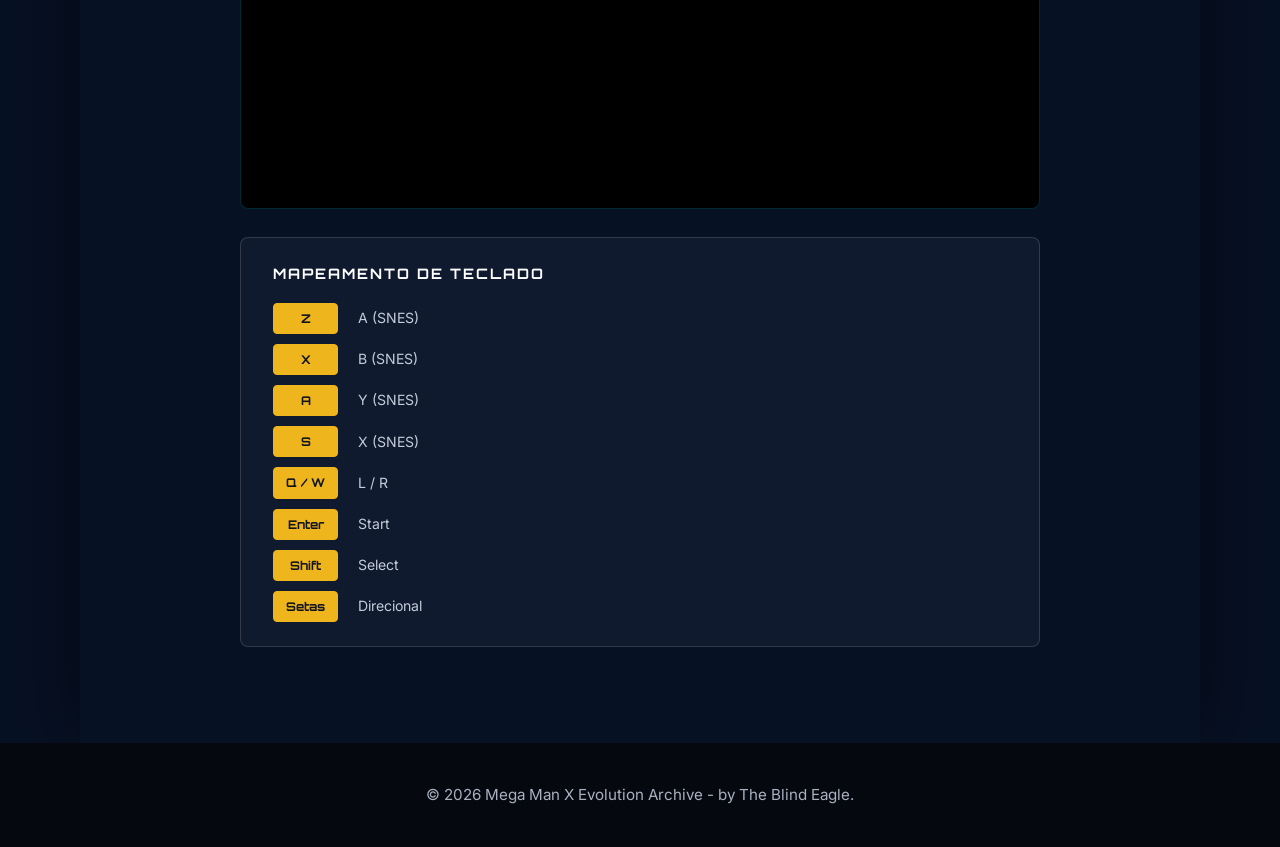
<file: detonado.html>
<!DOCTYPE html>
<html lang="pt-BR">

<head>
    <meta charset="UTF-8">
    <meta name="viewport" content="width=device-width, initial-scale=1.0">
    <title>Mega Man X - Detonado X1</title>
    <meta name="description" content="Detonado separado de Mega Man X1 com protocolo de operação e área reservada para emulação.">

    <link rel="preconnect" href="https://fonts.googleapis.com">
    <link rel="preconnect" href="https://fonts.gstatic.com" crossorigin>
    <link href="https://fonts.googleapis.com/css2?family=Barlow+Condensed:wght@500;600;700&family=DM+Serif+Display&family=Inter:wght@300;400;500;600&family=Orbitron:wght@400;700;900&display=swap" rel="stylesheet">

    <link rel="stylesheet" href="assets/css/styles.css?v=x3-1">
</head>

<body class="detonado-page">
    <a class="skip-link" href="#main-content">Pular para o conteúdo principal</a>
    <div id="particles-container"></div>

    <nav class="navbar detonado-nav" aria-label="Navegação principal">
        <a href="index.html" class="logo" aria-label="Base Hunter X - início">
            <span class="logo-mark" aria-hidden="true">
                <img src="assets/img/base-hunter-x-logo.png" alt="">
            </span>
        </a>
        <ul class="nav-links">
            <li><a href="index.html">A Base</a></li>
            <li><details class="detonado-menu"><summary>Detonado</summary><nav aria-label="Escolher detonado"><a href="detonado.html" aria-current="page">Mega Man X1</a><a href="detonado-x2.html">Mega Man X2</a><a href="detonado-x3.html">Mega Man X3</a><a href="detonado-x4.html">Mega Man X4</a><a href="detonado-x5.html">Mega Man X5</a><a href="detonado-x6.html">Mega Man X6</a></nav></details></li>
            <li><a href="#emulator">Emulador</a></li>
        </ul>
        <a class="detonado-nav-action" href="#emulator">Jogar agora <span aria-hidden="true">↓</span></a>
    </nav>

    <main id="main-content" tabindex="-1">
        <header class="detonado-intro">
            <p class="detonado-eyebrow">ARQUIVO DE OPERAÇÃO // MEGA MAN X1</p>
            <img class="detonado-intro-logo" src="assets/img/base-hunter-x-logo.png" alt="Base Hunter X">
            <h1>Guia de campo da primeira revolta Maverick.</h1>
            <p class="detonado-intro-copy">A ordem completa das missões, upgrades, fraquezas e estratégias para atravessar a operação de 21XX.</p>
            <a class="detonado-intro-link" href="#detonado">Iniciar detonado <span aria-hidden="true">↓</span></a>
        </header>

    <!-- Detonado Walkthrough Section -->
    <section id="detonado" class="detonado-section" tabindex="-1">
        <div class="detonado-heading">
            <p class="detonado-eyebrow">PROTOCOLO COMPLETO</p>
            <h2 class="section-title">Detonado Mega Man X1</h2>
            <p>Do primeiro confronto com Vile à fortaleza de Sigma, todos os dados estão organizados em uma única rota de missão.</p>
        </div>

        <!-- Stage: Auto Estrada -->
        <div class="stage-block intro-stage">
            <div class="stage-header">
                <span class="stage-badge badge-intro">Introdução</span>
                <h3 class="stage-name">AUTO ESTRADA</h3>
            </div>
            <p class="stage-lore">Os inimigos não são muito perigosos — meta bala neles e siga em frente. Cuidado com as
                plataformas que desabam e com os robôs abelha (tiros carregados os eliminam rapidamente). No final você
                enfrentará <strong>Vile</strong>, mas não poderá vencê-lo. Zero chegará e o salvará.</p>
            <div class="boss-card vile-preview">
                <div class="boss-img-wrap">
                    <img src="assets/img/Vile-clean.png" alt="Vile" class="boss-img">
                    <div class="boss-img-glow" style="--boss-color:#9d00ff"></div>
                </div>
                <div class="boss-info">
                    <p class="boss-note">⚠️ Esta batalha não pode ser vencida. Aguarde Zero aparecer e salvá-lo.</p>
                </div>
            </div>
        </div>

        <div class="order-tip">
            <span class="tip-icon">💡</span>
            <p>Agora você deve eliminar os oito chefes Mavericks. Siga a ordem abaixo para um aproveitamento otimizado
                de armas e itens.</p>
        </div>

        <!-- Stage: Montanha Nevada -->
        <div class="stage-block">
            <div class="stage-header">
                <span class="stage-badge badge-snow">Fase 1</span>
                <h3 class="stage-name">MONTANHA NEVADA</h3>
            </div>
            <p class="stage-lore">O maior perigo é na parte em que o chão desliza — você pode escorregar direto para o
                abismo. Os inimigos em geral não causam problemas. Você encontrará a única peça de armadura obrigatória
                do jogo nesta fase: a <strong>Leg Part</strong>.</p>
            <div class="items-row">
                <div class="item-chip armor-item"><img class="armor-part-icon" src="assets/img/armor/light-legs.png" alt=""> <strong>Leg Part</strong> — Permite Dash (botão
                    A ou duplo toque direcional) e saltos mais longos.</div>
                <div class="item-chip"><img src="assets/img/HeartTank.gif"
                        style="width: 100px; vertical-align: middle; margin-right: 6px;" alt="Heart Tank"> <strong>Heart
                        Tank</strong> — Precisa da Flame Wave de Flame Mammoth. Use-a no mecanismo azul após subir com o
                    veículo.</div>
            </div>
            <div class="boss-card">
                <div class="boss-img-wrap">
                    <img src="assets/img/mavericks-clean/Chill-Peguin.png" alt="Chill Penguin" class="boss-img">
                    <div class="boss-img-glow" style="--boss-color:#00ccff"></div>
                </div>
                <div class="boss-info">
                    <div class="boss-name-row">
                        <h4 class="boss-name">Chill Penguin</h4>
                        <span class="boss-weakness">Fraqueza: <em>Fire Wave</em><img class="weapon-icon" src="assets/img/weapons/fire-wave.png" alt=""></span>
                    </div>
                    <div class="attacks-list">
                        <span class="attack-tag">Shotgun Ice</span>
                        <span class="attack-tag">Body Slide</span>
                        <span class="attack-tag">Snow Storm</span>
                        <span class="attack-tag">Ice Statue</span>
                    </div>
                    <p class="strategy"><span class="strat-label">ESTRATÉGIA:</span> Fique pendurado na parede
                        carregando o X-Buster. Quando ele usar o ataque de escorregão, caia e acerte-o. Repita até
                        derrotá-lo. Se tiver a <em>Fire Wave</em>, use-a — é o ponto fraco. Recompensa: <strong>Shotgun
                            Ice</strong>.</p>
                </div>
            </div>
        </div>

        <!-- Stage: Usina de Energia -->
        <div class="stage-block">
            <div class="stage-header">
                <span class="stage-badge badge-electric">Fase 2</span>
                <h3 class="stage-name">USINA DE ENERGIA</h3>
            </div>
            <p class="stage-lore">O maior problema é a escuridão em alguns pontos — preste atenção na posição dos
                inimigos para não cair em buracos.</p>
            <div class="items-row">
                <div class="item-chip"><img src="assets/img/Sub-Tank.png"
                        style="width: 50px; vertical-align: middle; margin-right: 6px;" alt="Sub-Tank">
                    <strong>Sub-Tank</strong> — Logo no início.
                    Precisa da Boomerang Cutter para pegar. Pule e atire para alcançá-lo.
                </div>
                <div class="item-chip"><img src="assets/img/HeartTank.gif"
                        style="width: 100px; vertical-align: middle; margin-right: 6px;" alt="Heart Tank"> <strong>Heart
                        Tank</strong> — Um dos mais difíceis do jogo! Escale a parede até o alto, deslize um pouco e
                    aperte pulo + dash ao mesmo tempo.</div>
            </div>
            <div class="boss-card sub-boss">
                <div class="boss-img-wrap">
                    <img src="assets/img/Thunder-Slimer-clean.png" alt="Thunder Slimer" class="boss-img">
                    <div class="boss-img-glow" style="--boss-color:#ffe000"></div>
                </div>
                <div class="boss-info">
                    <div class="boss-name-row">
                        <h4 class="boss-name">Thunder Slimer <span class="sub-tag">Sub-Chefe</span></h4>
                    </div>
                    <div class="attacks-list">
                        <span class="attack-tag">Water Balls</span>
                        <span class="attack-tag">Thunder Strike</span>
                        <span class="attack-tag">Jump Up</span>
                    </div>
                    <p class="strategy"><span class="strat-label">ESTRATÉGIA:</span> Mande tiros carregados quando
                        estiver no alto. Cuidado com as bolhas de água — não causam dano mas o imobilizam. Se já
                        derrotou Storm Eagle, use <em>Storm Tornado</em> para facilitar.</p>
                </div>
            </div>
            <div class="boss-card">
                <div class="boss-img-wrap">
                    <img src="assets/img/mavericks-clean/SparkMandrill.png" alt="Spark Mandrill" class="boss-img">
                    <div class="boss-img-glow" style="--boss-color:#ffe000"></div>
                </div>
                <div class="boss-info">
                    <div class="boss-name-row">
                        <h4 class="boss-name">Spark Mandrill</h4>
                        <span class="boss-weakness">Fraqueza: <em>Shotgun Ice</em><img class="weapon-icon" src="assets/img/weapons/shotgun-ice.png" alt=""></span>
                    </div>
                    <div class="attacks-list">
                        <span class="attack-tag">Electric Spark</span>
                        <span class="attack-tag">Roof Climb</span>
                        <span class="attack-tag">Dashing Punch</span>
                        <span class="attack-tag">Super Jump</span>
                    </div>
                    <p class="strategy"><span class="strat-label">ESTRATÉGIA:</span> Use <em>Shotgun Ice</em>. Atire e
                        espere ele se libertar do gelo para atirar novamente. Repita até congelá-lo definitivamente.
                        Recompensa: <strong>Electric Spark</strong>.</p>
                </div>
            </div>
        </div>

        <!-- Stage: Minas -->
        <div class="stage-block">
            <div class="stage-header">
                <span class="stage-badge badge-earth">Fase 3</span>
                <h3 class="stage-name">MINAS</h3>
            </div>
            <p class="stage-lore">Use o skate para avançar mais rápido, mas cuidado com os buracos. O rolo compressor é
                mortal — se te tocar é morte certa.</p>
            <div class="items-row">
                <div class="item-chip"><img src="assets/img/Sub-Tank.png"
                        style="width: 50px; vertical-align: middle; margin-right: 6px;" alt="Sub-Tank">
                    <strong>Sub-Tank</strong> — Antes do 1º rolo,
                    deslize pela parede, deixe-o passar e pegue-o onde ele saiu.
                </div>
                <div class="item-chip"><img src="assets/img/HeartTank.gif"
                        style="width: 100px; vertical-align: middle; margin-right: 6px;" alt="Heart Tank"> <strong>Heart
                        Tank</strong> — No 2º rolo compressor. Entre na frente ou use Shotgun Ice carregada para criar
                    plataforma de gelo.</div>
                <div class="item-chip" style="border-color:rgba(255,42,85,0.5)"><span class="item-icon">☢️</span>
                    <strong>Hadoken</strong> — Precisa de todos os sub-tanks, Heart Tanks e 4 armor parts. Visite o
                    local 6 vezes. Execução: ↓↙←+ Y.
                </div>
            </div>
            <div class="boss-card">
                <div class="boss-img-wrap">
                    <img src="assets/img/mavericks-clean/ArmoredArmadillo.png" alt="Armored Armadillo" class="boss-img">
                    <div class="boss-img-glow" style="--boss-color:#aaaaaa"></div>
                </div>
                <div class="boss-info">
                    <div class="boss-name-row">
                        <h4 class="boss-name">Armored Armadillo</h4>
                        <span class="boss-weakness">Fraqueza: <em>Electric Spark</em><img class="weapon-icon" src="assets/img/weapons/electric-spark.png" alt=""></span>
                    </div>
                    <div class="attacks-list">
                        <span class="attack-tag">Energy Shot</span>
                        <span class="attack-tag">Rolling Shield</span>
                        <span class="attack-tag">Deflect Raid</span>
                    </div>
                    <p class="strategy"><span class="strat-label">ESTRATÉGIA:</span> Acerte com <em>Electric Spark</em> para
                        destruir a armadura, depois escale a parede. Quando ele ricocheteou, caia e acerte novamente.
                        Use o dash para desviar se vier na sua direção. Recompensa: <strong>Rolling Shield</strong>.</p>
                </div>
            </div>
        </div>

        <!-- Stage: Oceano -->
        <div class="stage-block">
            <div class="stage-header">
                <span class="stage-badge badge-water">Fase 4</span>
                <h3 class="stage-name">OCEANO</h3>
            </div>
            <p class="stage-lore">Cuidado com os espinhos no chão, especialmente nas partes com o robô do jato de água.
                Para o Heart Tank, use o segundo redemoinho para alcançar a nave secreta e atire no olho verde.</p>
            <div class="items-row">
                <div class="item-chip"><img src="assets/img/HeartTank.gif"
                        style="width: 100px; vertical-align: middle; margin-right: 6px;" alt="Heart Tank"> <strong>Heart
                        Tank</strong> — Use o 2º redemoinho para a nave secreta. Atire no olho verde, derrote o
                    sub-chefe e pegue o Heart Tank no final.</div>
            </div>
            <div class="boss-card sub-boss">
                <div class="boss-img-wrap">
                    <img src="assets/img/Utobolus-clean.png" alt="Utobolus" class="boss-img">
                    <div class="boss-img-glow" style="--boss-color:#00ccff"></div>
                </div>
                <div class="boss-info">
                    <div class="boss-name-row">
                        <h4 class="boss-name">Utobolus <span class="sub-tag">Sub-Chefe (×2)</span></h4>
                    </div>
                    <div class="attacks-list">
                        <span class="attack-tag">Nenhum ataque relevante</span>
                    </div>
                    <p class="strategy"><span class="strat-label">ESTRATÉGIA:</span> 1ª vez: fique no canto direito e
                        atire na cabeça e na cauda. 2ª vez: plataforma superior esquerda. <em>Storm Tornado</em> dois
                        tiros e já era.</p>
                </div>
            </div>
            <div class="boss-card">
                <div class="boss-img-wrap">
                    <img src="assets/img/mavericks-clean/LauncheOctopus.png" alt="Launch Octopus" class="boss-img">
                    <div class="boss-img-glow" style="--boss-color:#0055ff"></div>
                </div>
                <div class="boss-info">
                    <div class="boss-name-row">
                        <h4 class="boss-name">Launcher Octopus</h4>
                        <span class="boss-weakness">Fraqueza: <em>Rolling Shield</em><img class="weapon-icon" src="assets/img/weapons/rolling-shield.png" alt=""></span>
                    </div>
                    <div class="attacks-list">
                        <span class="attack-tag">Homing Torpedo</span>
                        <span class="attack-tag">Spread Missile</span>
                        <span class="attack-tag">Vortex</span>
                    </div>
                    <p class="strategy"><span class="strat-label">ESTRATÉGIA:</span> Use <em>Rolling Shield</em>. Luta
                        pode ser complicada — chegue com os Sub-Tanks cheios. Atire sempre que possível e desvie o
                        máximo. Recompensa: <strong>Homing Torpedo</strong>.</p>
                </div>
            </div>
        </div>

        <!-- Stage: Torre -->
        <div class="stage-block">
            <div class="stage-header">
                <span class="stage-badge badge-electric">Fase 5</span>
                <h3 class="stage-name">TORRE</h3>
            </div>
            <p class="stage-lore">Atenção na hora de subir no elevador (espinhos) e na torre vermelha (inimigos
                irritantes). O Heart Tank está no alto da torre vermelha, antes do chefe.</p>
            <div class="items-row">
                <div class="item-chip"><img src="assets/img/HeartTank.gif"
                        style="width: 100px; vertical-align: middle; margin-right: 6px;" alt="Heart Tank"> <strong>Heart
                        Tank</strong> — Use Boomerang Cutter na distância certa, ou Shotgun Ice (carregada) + Weapon
                    Part para criar skate de gelo e alcançá-lo.</div>
            </div>
            <div class="boss-card">
                <div class="boss-img-wrap">
                    <img src="assets/img/mavericks-clean/Boomer Kuwanger.png" alt="Boomer Kuwanger" class="boss-img">
                    <div class="boss-img-glow" style="--boss-color:#9d00ff"></div>
                </div>
                <div class="boss-info">
                    <div class="boss-name-row">
                        <h4 class="boss-name">Boomer Kuwanger</h4>
                        <span class="boss-weakness">Fraqueza: <em>Homing Torpedo</em><img class="weapon-icon" src="assets/img/weapons/homing-torpedo.png" alt=""></span>
                    </div>
                    <div class="attacks-list">
                        <span class="attack-tag">Boomerang Cutter</span>
                        <span class="attack-tag">Teleport</span>
                        <span class="attack-tag">Upper Launcher</span>
                        <span class="attack-tag">Shadow Dash</span>
                    </div>
                    <p class="strategy"><span class="strat-label">ESTRATÉGIA:</span> Com <em>Homing Torpedo</em> é muito
                        fácil. Atire uma vez e ele some, atire novamente ao reaparecer. Repita até eliminá-lo.
                        Recompensa: <strong>Boomerang Cutter</strong>.</p>
                </div>
            </div>
        </div>

        <!-- Stage: Floresta -->
        <div class="stage-block">
            <div class="stage-header">
                <span class="stage-badge badge-forest">Fase 6</span>
                <h3 class="stage-name">FLORESTA</h3>
            </div>
            <p class="stage-lore">A fase mais fácil das oito. É só seguir em frente. Se Launcher Octopus já foi
                derrotado, a fase estará inundada — acesso à área secreta fica disponível.</p>
            <div class="items-row">
                <div class="item-chip"><img src="assets/img/HeartTank.gif"
                        style="width: 100px; vertical-align: middle; margin-right: 6px;" alt="Heart Tank"> <strong>Heart
                        Tank</strong> — Precisa da Leg Part e ter derrotado Launcher Octopus. Deslize pela parede no 1º
                    buraco e faça dash + salto para o lado oposto.</div>
                <div class="item-chip armor-item"><img class="armor-part-icon" src="assets/img/armor/light-body.png" alt=""> <strong>Body Part</strong> — No mesmo local do
                    Heart Tank, vá para cima com dash + salto. Derrote o sub-chefe RT-55J para obter a Body Part
                    (aumenta sua defesa).</div>
            </div>
            <div class="boss-card sub-boss">
                <div class="boss-img-wrap">
                    <img src="assets/img/RT-55J.png" alt="RT-55J" class="boss-img">
                    <div class="boss-img-glow" style="--boss-color:#00ff88"></div>
                </div>
                <div class="boss-info">
                    <div class="boss-name-row">
                        <h4 class="boss-name">RT-55J <span class="sub-tag">Sub-Chefe</span></h4>
                    </div>
                    <div class="attacks-list">
                        <span class="attack-tag">Jump</span>
                        <span class="attack-tag">Metal Claw</span>
                    </div>
                    <p class="strategy"><span class="strat-label">ESTRATÉGIA:</span> Fique sempre do lado oposto e mande
                        tiros carregados na cabeça. Às vezes ataca com a garra, mas é fácil de desviar. Batalha fácil,
                        porém demorada — ele é bem resistente.</p>
                </div>
            </div>
            <div class="boss-card">
                <div class="boss-img-wrap">
                    <img src="assets/img/mavericks-clean/Sting-Chameleon.png" alt="Sting Chameleon" class="boss-img">
                    <div class="boss-img-glow" style="--boss-color:#00ff88"></div>
                </div>
                <div class="boss-info">
                    <div class="boss-name-row">
                        <h4 class="boss-name">Sting Chameleon</h4>
                        <span class="boss-weakness">Fraqueza: <em>Boomerang Cutter</em><img class="weapon-icon" src="assets/img/weapons/boomerang-cutter.png" alt=""></span>
                    </div>
                    <div class="attacks-list">
                        <span class="attack-tag">Chameleon Sting</span>
                        <span class="attack-tag">Spike Rain</span>
                        <span class="attack-tag">Tongue Whip</span>
                        <span class="attack-tag">Camouflage</span>
                    </div>
                    <p class="strategy"><span class="strat-label">ESTRATÉGIA:</span> Use <em>Boomerang Cutter</em>. Ele
                        é perigoso — entre com ao menos 1 Sub-Tank cheio. Atire e ele se pendura no teto; mantenha a
                        distância certa e continue atirando. Cuidado com os espinhos que caem. Recompensa:
                        <strong>Chameleon Sting</strong>.
                    </p>
                </div>
            </div>
        </div>

        <!-- Stage: Céus -->
        <div class="stage-block">
            <div class="stage-header">
                <span class="stage-badge badge-sky">Fase 7</span>
                <h3 class="stage-name">CÉUS</h3>
            </div>
            <p class="stage-lore">Robôs que te agarram e jogam no abismo aparecem nas plataformas móveis do início. Use
                <em>Chameleon Sting Carregada</em> para ficar invulnerável por alguns segundos.
            </p>
            <div class="items-row">
                <div class="item-chip"><img src="assets/img/HeartTank.gif"
                        style="width: 100px; vertical-align: middle; margin-right: 6px;" alt="Heart Tank"> <strong>Heart
                        Tank</strong> — No início, nas plataformas móveis. Quando chegar no topo, faça dash + salto para
                    a esquerda.</div>
                <div class="item-chip"><img src="assets/img/Sub-Tank.png"
                        style="width: 50px; vertical-align: middle; margin-right: 6px;" alt="Sub-Tank">
                    <strong>Sub-Tank</strong> — Nas plataformas com
                    lança-chamas. Suba na que dá pra alcançar, vá duas à esquerda e atire no vidro para acessar.
                </div>
                <div class="item-chip armor-item"><img class="armor-part-icon" src="assets/img/armor/light-helmet.png" alt=""> <strong>Head Part</strong> — Após descer pelo
                    muro metálico, atire nos cilindros de gás até explodirem e siga em frente. Permite quebrar alguns
                    tetos com cabeçada.</div>
            </div>
            <div class="boss-card">
                <div class="boss-img-wrap">
                    <img src="assets/img/mavericks-clean/StormEagle.png" alt="Storm Eagle" class="boss-img">
                    <div class="boss-img-glow" style="--boss-color:#00ccff"></div>
                </div>
                <div class="boss-info">
                    <div class="boss-name-row">
                        <h4 class="boss-name">Storm Eagle</h4>
                        <span class="boss-weakness">Fraqueza: <em>Chameleon Sting</em><img class="weapon-icon" src="assets/img/weapons/chameleon-sting.png" alt=""></span>
                    </div>
                    <div class="attacks-list">
                        <span class="attack-tag">Storm Tornado</span>
                        <span class="attack-tag">Eagle Dive</span>
                        <span class="attack-tag">Cub Hatch</span>
                        <span class="attack-tag">Wind Storm</span>
                    </div>
                    <p class="strategy"><span class="strat-label">ESTRATÉGIA:</span> Muito fácil! O ataque mais perigoso
                        é o vôo rasante, mas dá pra desviar. Use <em>Chameleon Sting</em> (ponto fraco) ou X-Buster
                        mesmo. Atire sem piedade até cortar as asas. Recompensa: <strong>Storm Tornado</strong>.</p>
                </div>
            </div>
        </div>

        <!-- Stage: Fábrica -->
        <div class="stage-block">
            <div class="stage-header">
                <span class="stage-badge badge-factory">Fase 8</span>
                <h3 class="stage-name">FÁBRICA</h3>
            </div>
            <p class="stage-lore">Fase fácil se Chill Penguin já foi derrotado. Siga em frente sem problemas.</p>
            <div class="items-row">
                <div class="item-chip"><img src="assets/img/HeartTank.gif"
                        style="width: 100px; vertical-align: middle; margin-right: 6px;" alt="Heart Tank"> <strong>Heart
                        Tank</strong> — Debaixo do piso com lava. Só pegue após derrotar Chill Penguin — o piso estará
                    apagado. Volte pela parte inferior.</div>
                <div class="item-chip"><img src="assets/img/Sub-Tank.png"
                        style="width: 50px; vertical-align: middle; margin-right: 6px;" alt="Sub-Tank">
                    <strong>Sub-Tank</strong> — Área dos robôs
                    operários. Suba pelas plataformas, pendue-se e quebre os blocos com Boomerang Cutter.
                </div>
                <div class="item-chip armor-item"><img class="armor-part-icon" src="assets/img/armor/light-buster.png" alt=""> <strong>Weapon Part</strong> — Precisa de Leg
                    Part + Head Part. Use dash + salto para alcançar e quebrar blocos prateados no teto. Aumenta o poder
                    do X-Buster e permite carregar outras armas.</div>
            </div>
            <div class="boss-card">
                <div class="boss-img-wrap">
                    <img src="assets/img/mavericks-clean/FlameMammoth.png" alt="Flame Mammoth" class="boss-img">
                    <div class="boss-img-glow" style="--boss-color:#ff6600"></div>
                </div>
                <div class="boss-info">
                    <div class="boss-name-row">
                        <h4 class="boss-name">Flame Mammoth</h4>
                        <span class="boss-weakness">Fraqueza: <em>Storm Tornado</em><img class="weapon-icon" src="assets/img/weapons/storm-tornado.png" alt=""></span>
                    </div>
                    <div class="attacks-list">
                        <span class="attack-tag">Fire Shot</span>
                        <span class="attack-tag">Quake Jump</span>
                        <span class="attack-tag">Heat Oil</span>
                        <span class="attack-tag">Mammoth Scream</span>
                    </div>
                    <p class="strategy"><span class="strat-label">ESTRATÉGIA:</span> Use <em>Storm Tornado</em>. Se
                        seguiu a ordem do roteiro, nenhum de seus ataques será ameaça. Mande tornados até apagar o fogo
                        definitivamente. Recompensa: <strong>Flame Wave</strong>.</p>
                </div>
            </div>
        </div>

        <!-- Sigma Fortress Divider -->
        <div class="fortress-divider">
            <div class="fortress-line"></div>
            <span class="fortress-label">☠️ FORTALEZA DE SIGMA ☠️</span>
            <div class="fortress-line"></div>
        </div>

        <!-- Sigma Fortress Part 1 -->
        <div class="stage-block fortress-stage">
            <div class="stage-header">
                <span class="stage-badge badge-sigma">Fortaleza 1</span>
                <h3 class="stage-name">FORTALEZA DE SIGMA — PARTE 1</h3>
            </div>
            <p class="stage-lore">Plataformas voadoras com robôs perturbadores — use <em>Rolling Shield</em> ou
                <em>Chameleon Sting</em> carregados. Vile aprisionou Zero... mas Zero se sacrifica para libertar você.
                Hora de partir para o confronto!
            </p>
            <div class="boss-card">
                <div class="boss-img-wrap">
                    <img src="assets/img/Vile-clean.png" alt="Vile" class="boss-img">
                    <div class="boss-img-glow" style="--boss-color:#9d00ff"></div>
                </div>
                <div class="boss-info">
                    <div class="boss-name-row">
                        <h4 class="boss-name">Vile</h4>
                        <span class="boss-weakness">Fraqueza: <em>Rolling Shield</em><img class="weapon-icon" src="assets/img/weapons/rolling-shield.png" alt=""></span>
                    </div>
                    <div class="attacks-list">
                        <span class="attack-tag">Napalm Bomb</span>
                        <span class="attack-tag">Paralyze Shot</span>
                        <span class="attack-tag">Dash Attack</span>
                    </div>
                    <p class="strategy"><span class="strat-label">ESTRATÉGIA:</span> Use <em>Rolling Shield</em> (ponto
                        fraco). Pule por cima quando vier na sua direção. Quando disparar raios, passe por baixo ou
                        pule. Reserve pelo menos 2 Sub-Tanks — a fase continua após esta luta. <em>Hadoken</em> também
                        funciona, mas é difícil de executar aqui.</p>
                </div>
            </div>
            <div class="boss-card">
                <div class="boss-img-wrap">
                    <img src="assets/img/Bospider.png" alt="Bospider" class="boss-img">
                    <div class="boss-img-glow" style="--boss-color:#9d00ff"></div>
                </div>
                <div class="boss-info">
                    <div class="boss-name-row">
                        <h4 class="boss-name">Bospider</h4>
                    </div>
                    <div class="attacks-list">
                        <span class="attack-tag">Spider Attack</span>
                        <span class="attack-tag">Mini Spiders</span>
                    </div>
                    <p class="strategy"><span class="strat-label">ESTRATÉGIA:</span> Precisa de paciência. Use
                        <em>X-Buster</em> — outras armas não são eficientes aqui. Ele sobe e desce pelas barras; quando
                        chegar em baixo, acerte o olho com tiro carregado. Não fique no local onde ele vai descer.
                        Elimine os filhotinhos rapidamente.
                    </p>
                </div>
            </div>
        </div>

        <!-- Sigma Fortress Part 2 -->
        <div class="stage-block fortress-stage">
            <div class="stage-header">
                <span class="stage-badge badge-sigma">Fortaleza 2</span>
                <h3 class="stage-name">FORTALEZA DE SIGMA — PARTE 2</h3>
            </div>
            <p class="stage-lore">Siga derrotando: <em>Chill Penguin</em> (Flame Wave) → pegue o veículo → derrote tudo
                até a escada → escale a parede com Chameleon Sting → derrote <em>Storm Eagle</em> (Chameleon Sting).</p>
            <div class="boss-card">
                <div class="boss-img-wrap">
                    <img src="assets/img/Rangda Bangda.png" alt="Rangda Bangda" class="boss-img">
                    <div class="boss-img-glow" style="--boss-color:#ff2a55"></div>
                </div>
                <div class="boss-info">
                    <div class="boss-name-row">
                        <h4 class="boss-name">Rangda Bangda</h4>
                        <span class="boss-weakness">Melhor arma: <em>Homing Torpedo</em><img class="weapon-icon" src="assets/img/weapons/homing-torpedo.png" alt=""></span>
                    </div>
                    <div class="attacks-list">
                        <span class="attack-tag">Blue Eye Attack</span>
                        <span class="attack-tag">Red Eye Attack</span>
                        <span class="attack-tag">Green Eye Attack</span>
                        <span class="attack-tag">Core Attack</span>
                    </div>
                    <p class="strategy"><span class="strat-label">ESTRATÉGIA:</span> Duas esferas que mudam de cor e de
                        ataque. Azul: avança em você. Verde: lança bolinhas de energia. Vermelha: as duas coisas. Quando
                        as paredes fecham, acerte também o robô central. Cuidado com os espinhos. Use <em>Homing
                            Torpedo</em> e um Sub-Tank se necessário.</p>
                </div>
            </div>
        </div>

        <!-- Sigma Fortress Part 3 -->
        <div class="stage-block fortress-stage">
            <div class="stage-header">
                <span class="stage-badge badge-sigma">Fortaleza 3</span>
                <h3 class="stage-name">FORTALEZA DE SIGMA — PARTE 3</h3>
            </div>
            <p class="stage-lore">Reencontre os mestres derrotados em sequência: Armored Armadillo (Electric Spark) → Sting
                Chameleon (Boomerang Cutter) → Spark Mandrill (Shotgun Ice ou Hadoken) → Launcher Octopus (Rolling
                Shield) → Flame Mammoth (Storm Tornado ou Hadoken).</p>
            <div class="boss-card">
                <div class="boss-img-wrap">
                    <img src="assets/img/D-Rex.png" alt="D-Rex" class="boss-img">
                    <div class="boss-img-glow" style="--boss-color:#ff2a55"></div>
                </div>
                <div class="boss-info">
                    <div class="boss-name-row">
                        <h4 class="boss-name">D-Rex</h4>
                        <span class="boss-weakness">Melhor arma: <em>Boomerang Cutter</em><img class="weapon-icon" src="assets/img/weapons/boomerang-cutter.png" alt=""></span>
                    </div>
                    <div class="attacks-list">
                        <span class="attack-tag">Rex Smash</span>
                        <span class="attack-tag">Plasma Blast</span>
                    </div>
                    <p class="strategy"><span class="strat-label">ESTRATÉGIA:</span> Ele é dividido em duas partes —
                        acerte apenas a de cima (a de baixo é invencível). Quando vier para cima de você pode paralisar.
                        Quando lançar o círculo de energia, fique no alto da parede. Use <em>Boomerang Cutter</em> e um
                        Sub-Tank se necessário.</p>
                </div>
            </div>
        </div>

        <!-- Sigma Fortress Final -->
        <div class="stage-block fortress-stage">
            <div class="stage-header">
                <span class="stage-badge badge-sigma">Final</span>
                <h3 class="stage-name">FORTALEZA DE SIGMA — CONFRONTO FINAL</h3>
            </div>
            <p class="stage-lore">Suba a parede para enfrentar Sigma — mas primeiro ele manda seu bichinho de estimação
                te aquecer.</p>
            <div class="multi-boss-row">
                <div class="boss-card boss-card-narrow">
                    <div class="boss-img-wrap">
                        <img src="assets/img/Velguarder.png" alt="Velguarder" class="boss-img">
                        <div class="boss-img-glow" style="--boss-color:#ffe000"></div>
                    </div>
                    <div class="boss-info">
                        <div class="boss-name-row">
                            <h4 class="boss-name">Velguarder</h4>
                            <span class="boss-weakness">Fraqueza: <em>Shotgun Ice</em><img class="weapon-icon" src="assets/img/weapons/shotgun-ice.png" alt=""></span>
                        </div>
                        <div class="attacks-list">
                            <span class="attack-tag">Leap Attack</span>
                            <span class="attack-tag">Fire Breath</span>
                            <span class="attack-tag">Ice Breath</span>
                        </div>
                        <p class="strategy"><span class="strat-label">ESTRATÉGIA:</span> Fique parado, espere ele saltar
                            na parede e voltar, então mande um <em>Hadoken</em>. Sem Hadoken, use <em>Shotgun Ice</em> e
                            economize Sub-Tanks para Sigma.</p>
                    </div>
                </div>
                <div class="boss-card boss-card-narrow">
                    <div class="boss-img-wrap">
                        <img src="assets/img/Sigma Forma Stage 1.png" alt="Sigma" class="boss-img">
                        <div class="boss-img-glow" style="--boss-color:#ff2a55"></div>
                    </div>
                    <div class="boss-info">
                        <div class="boss-name-row">
                            <h4 class="boss-name">Sigma</h4>
                            <span class="boss-weakness">Melhor arma: <em>Electric Spark</em><img class="weapon-icon" src="assets/img/weapons/electric-spark.png" alt=""></span>
                        </div>
                        <div class="attacks-list">
                            <span class="attack-tag">Energy Wave</span>
                            <span class="attack-tag">Sigma Strike</span>
                        </div>
                        <p class="strategy"><span class="strat-label">ESTRATÉGIA:</span> Comece com um <em>Hadoken</em>
                            logo de cara para acabar rapidamente. Caso contrário, desvie da onda de energia e do ataque
                            em zigue-zague. Use <em>Electric Spark</em> como arma principal.</p>
                    </div>
                </div>
            </div>
            <div class="boss-card final-boss">
                <div class="boss-img-wrap">
                    <img src="assets/img/Sigma — 2ª Forma.png" alt="Sigma Forma Final" class="boss-img">
                    <div class="boss-img-glow" style="--boss-color:#ff2a55"></div>
                </div>
                <div class="boss-info">
                    <div class="boss-name-row">
                        <h4 class="boss-name">Sigma — 2ª Forma 💀</h4>
                        <span class="boss-weakness">Melhor arma: <em>Rolling Shield</em><img class="weapon-icon" src="assets/img/weapons/rolling-shield.png" alt=""></span>
                    </div>
                    <div class="attacks-list">
                        <span class="attack-tag">Flame Thrower</span>
                        <span class="attack-tag">Thunder Ball</span>
                        <span class="attack-tag">Thunder Claw</span>
                        <span class="attack-tag">Claw Attack</span>
                    </div>
                    <p class="strategy"><span class="strat-label">ESTRATÉGIA:</span> Fase mais difícil do jogo! O
                        lança-chamas percorre todo o cenário — dá pra escapar. As bolas de eletricidade são mais
                        difíceis de desviar. As mãos lançam raios — não fique embaixo delas. Quando baixarem, suba nelas
                        e acerte a cabeça com <em>Rolling Shield</em>. Cuidado para não ser atingido no alto. Mesmo com
                        todos os Sub-Tanks cheios, essa batalha é uma pedreira. Boa sorte!</p>
                </div>
            </div>
        </div>

        <!-- Ending Quote -->
        <div class="ending-quote">
            <blockquote>
                "A guerra acabou por agora e a paz foi restaurada, mas aqueles que se sacrificaram pela vitória nunca
                retornarão. Exausto, X observa a destruição que ele ajudou a causar e pondera porquê ele escolheu lutar.
                Será que não havia outra maneira? Parado no abismo, a resposta parece escapar dele. Ele sabe que irá
                lutar contra os Mavericks novamente antes de encontrar sua resposta. Quanto tempo ele continuará
                lutando, quanto tempo essa dor irá durar? Talvez apenas a X-Buster em sua mão saiba com certeza."
            </blockquote>
            <span class="quote-source">— Mega Man X1, Final</span>
        </div>

    </section>

    <section class="detonado-section controls-bottom" aria-labelledby="controls-title">
        <div class="controls-panel">
            <h2 class="controls-title" id="controls-title"><span class="ctrl-icon" aria-hidden="true">🎮</span> Protocolo de Operação</h2>
            <div class="controls-grid">
                <div class="ctrl-item"><span class="ctrl-key">Y</span><span class="ctrl-desc">X-Buster (segure para carregar e solte)</span></div>
                <div class="ctrl-item"><span class="ctrl-key">B</span><span class="ctrl-desc">Pulo</span></div>
                <div class="ctrl-item"><span class="ctrl-key">A</span><span class="ctrl-desc">Dash</span></div>
                <div class="ctrl-item"><span class="ctrl-key">R / L</span><span class="ctrl-desc">Troca de arma</span></div>
                <div class="ctrl-item"><span class="ctrl-key">START</span><span class="ctrl-desc">Menu, armas, Sub-Tanks e saída da fase</span></div>
            </div>
        </div>
    </section>

    <section id="emulator" class="detonado-section emulator-zone" aria-labelledby="emulator-title">
        <div class="emulator-section" id="emulator-section">
            <div class="emulator-copy">
                <p class="detonado-eyebrow">TERMINAL DE MISSÃO</p>
                <h2 id="emulator-title">Agora é a sua vez.</h2>
                <p>O guia termina aqui, mas a operação pode começar agora. Jogue Mega Man X diretamente no navegador ou carregue sua própria ROM compatível.</p>
            </div>

            <div class="emulator-shell" id="emulator-shell">
                <div class="emulator-toolbar">
                    <span class="emu-status" id="emu-status">Mega Man X — Iniciando sistema...</span>
                    <div class="emu-toolbar-btns">
                        <button class="emu-btn" id="emu-upload" type="button" title="Carregar ROM externa">Abrir ROM</button>
                        <button class="emu-btn" id="emu-reset" type="button" title="Reiniciar">Reiniciar</button>
                        <button class="emu-btn" id="emu-fullscreen" type="button" title="Tela cheia">Tela cheia</button>
                    </div>
                </div>
                <div id="game-container"></div>
                <input type="file" id="rom-upload" accept=".zip,.sfc,.smc" hidden>
            </div>

            <div class="emu-keymap" id="emu-keymap">
                <h3 class="emu-keymap-title">Mapeamento de teclado</h3>
                <div class="emu-keymap-grid">
                    <span class="emu-key">Z</span><span class="emu-key-desc">A (SNES)</span>
                    <span class="emu-key">X</span><span class="emu-key-desc">B (SNES)</span>
                    <span class="emu-key">A</span><span class="emu-key-desc">Y (SNES)</span>
                    <span class="emu-key">S</span><span class="emu-key-desc">X (SNES)</span>
                    <span class="emu-key">Q / W</span><span class="emu-key-desc">L / R</span>
                    <span class="emu-key">Enter</span><span class="emu-key-desc">Start</span>
                    <span class="emu-key">Shift</span><span class="emu-key-desc">Select</span>
                    <span class="emu-key">Setas</span><span class="emu-key-desc">Direcional</span>
                </div>
            </div>
        </div>
    </section>
    </main>

    <!-- Footer -->
    <footer>
        <p>&copy; 2026 Mega Man X Evolution Archive - by The Blind Eagle.</p>
    </footer>

    <script>
        window.EJS_player = '#game-container';
        window.EJS_core = 'snes';
        window.EJS_gameUrl = 'assets/ROM/Mega Man X.zip';
        window.EJS_pathtodata = 'https://cdn.emulatorjs.org/stable/data/';
        window.EJS_color = '#0648b8';
        window.EJS_startOnLoaded = true;
        window.EJS_language = 'pt-BR';
        window.EJS_onGameStart = function () {
            document.getElementById('emu-status').textContent = 'Mega Man X — Em execução';
        };
    </script>
    <script src="https://cdn.emulatorjs.org/stable/data/loader.js" async></script>
    <script>
        (function () {
            const statusEl = document.getElementById('emu-status');
            const romUpload = document.getElementById('rom-upload');

            document.getElementById('emu-upload').addEventListener('click', () => romUpload.click());
            romUpload.addEventListener('change', function (event) {
                const file = event.target.files[0];
                if (!file) return;

                window.EJS_gameUrl = URL.createObjectURL(file);
                statusEl.textContent = `Carregando: ${file.name}...`;
                document.getElementById('game-container').innerHTML = '';

                const oldLoader = document.querySelector('script[src*="emulatorjs"]');
                if (oldLoader) oldLoader.remove();

                const newLoader = document.createElement('script');
                newLoader.src = 'https://cdn.emulatorjs.org/stable/data/loader.js';
                newLoader.async = true;
                document.body.appendChild(newLoader);
                window.EJS_onGameStart = function () {
                    statusEl.textContent = `${file.name.replace(/\.[^/.]+$/, '')} — Em execução`;
                };
            });

            document.getElementById('emu-reset').addEventListener('click', function () {
                if (window.EJS_emulator) window.EJS_emulator.restart();
            });
            document.getElementById('emu-fullscreen').addEventListener('click', function () {
                const container = document.getElementById('game-container');
                const canvas = container.querySelector('canvas') || container;
                if (canvas.requestFullscreen) canvas.requestFullscreen();
                else if (canvas.webkitRequestFullscreen) canvas.webkitRequestFullscreen();
            });
        })();
    </script>
    <script src="assets/js/script.js?v=x3-1"></script>
</body>

</html>
</file>
<file: assets/css/styles.css>
:root {
    --bg-dark: #04091a;
    --primary-blue: #00ccff;
    /* X's Blue */
    --primary-glow: rgba(0, 204, 255, 0.5);
    --secondary-red: #ff2a55;
    /* Zero's Crimson / Maverick */
    --secondary-purple: #9d00ff;
    /* Nightmare / Sigma Virus */
    --text-main: #f0f4f8;
    --text-muted: #8aa1c2;
    --glass-bg: rgba(9, 18, 43, 0.4);
    --glass-border: rgba(0, 204, 255, 0.2);
    --focus-ring: #ffdd55;
}

* {
    margin: 0;
    padding: 0;
    box-sizing: border-box;
}

body {
    background-color: var(--bg-dark);
    color: var(--text-main);
    font-family: 'Inter', sans-serif;
    overflow-x: hidden;
    line-height: 1.6;
    isolation: isolate;
}

/* Character artwork fills only the wide-screen gutters around the main column. */
body::before,
body::after {
    content: '';
    position: fixed;
    top: 86px;
    bottom: 0;
    width: max(320px, calc((100vw - 1180px) / 2 + 300px));
    max-width: 650px;
    z-index: 0;
    pointer-events: none;
    background-repeat: no-repeat;
    background-size: cover;
    filter: saturate(0.8) brightness(0.5) contrast(1.12);
    opacity: 0.72;
}

body::before {
    left: 0;
    background-image: url('../img/background-characters-left.webp');
    background-position: 58% center;
    -webkit-mask-image: linear-gradient(to right, #000 0%, #000 52%, transparent 100%);
    mask-image: linear-gradient(to right, #000 0%, #000 52%, transparent 100%);
}

body::after {
    right: 0;
    background-image: url('../img/background-characters-right.webp');
    background-position: 42% center;
    -webkit-mask-image: linear-gradient(to left, #000 0%, #000 52%, transparent 100%);
    mask-image: linear-gradient(to left, #000 0%, #000 52%, transparent 100%);
}

main {
    position: relative;
    z-index: 1;
    width: min(100%, 1180px);
    margin-inline: auto;
    background: linear-gradient(
        to right,
        transparent 0%,
        rgba(4, 9, 26, 0.9) 9%,
        rgba(4, 9, 26, 0.97) 18%,
        rgba(4, 9, 26, 0.97) 82%,
        rgba(4, 9, 26, 0.9) 91%,
        transparent 100%
    );
}

body.a11y-high-contrast {
    --bg-dark: #000;
    --primary-blue: #66f2ff;
    --primary-glow: rgba(102, 242, 255, 0.75);
    --secondary-red: #ff6b8a;
    --secondary-purple: #d9a6ff;
    --text-main: #fff;
    --text-muted: #f4f4f4;
    --glass-bg: rgba(0, 0, 0, 0.92);
    --glass-border: #fff;
    --focus-ring: #ffea00;
}

body.a11y-high-contrast .particle,
body.a11y-high-contrast .glitch::before,
body.a11y-high-contrast .glitch::after,
body.a11y-high-contrast::before,
body.a11y-high-contrast::after {
    display: none;
}

body.a11y-high-contrast .glass-card,
body.a11y-high-contrast .lore-container,
body.a11y-high-contrast .hero-card,
body.a11y-high-contrast .stage-block,
body.a11y-high-contrast .boss-card,
body.a11y-high-contrast .controls-panel,
body.a11y-high-contrast .emulator-section,
body.a11y-high-contrast .emu-keymap {
    background: #000;
    border-color: #fff;
    box-shadow: none;
}

body.a11y-readable {
    font-size: 112.5%;
}

body.a11y-keyboard-mode :focus-visible {
    outline-width: 4px;
}

a:focus-visible,
button:focus-visible,
input:focus-visible,
[tabindex]:focus-visible {
    outline: 3px solid var(--focus-ring);
    outline-offset: 4px;
    box-shadow: 0 0 0 6px rgba(0, 0, 0, 0.75);
}

.skip-link {
    position: fixed;
    top: 16px;
    left: 16px;
    z-index: 10000;
    transform: translateY(-140%);
    background: #000;
    color: #fff;
    border: 2px solid var(--focus-ring);
    border-radius: 4px;
    padding: 12px 16px;
    font-family: 'Orbitron', sans-serif;
    font-weight: 700;
    text-decoration: none;
    letter-spacing: 1px;
    transition: transform 0.2s ease;
}

.skip-link:focus {
    transform: translateY(0);
}

h1,
h2,
h3,
.logo,
.cyber-rank {
    font-family: 'Orbitron', sans-serif;
}

#particles-container {
    position: fixed;
    top: 0;
    left: 0;
    width: 100vw;
    height: 100vh;
    z-index: -1;
    overflow: hidden;
    pointer-events: none;
}

.particle {
    position: absolute;
    bottom: -10px;
    opacity: 0;
    /* Liners to simulate cyber data */
    width: 2px;
    height: 15px;
    animation: dataStream linear infinite;
}

@keyframes dataStream {
    0% {
        transform: translateY(0);
        opacity: 0;
    }

    10% {
        opacity: 0.8;
    }

    80% {
        opacity: 0.8;
    }

    100% {
        transform: translateY(-120vh);
        opacity: 0;
    }
}

/* Navbar */
.navbar {
    display: flex;
    justify-content: space-between;
    align-items: center;
    padding: 0.85rem 8%;
    background: rgba(4, 9, 26, 0.8);
    backdrop-filter: blur(12px);
    -webkit-backdrop-filter: blur(12px);
    border-bottom: 1px solid var(--glass-border);
    position: fixed;
    width: 100%;
    top: 0;
    z-index: 100;
    transition: all 0.3s ease;
}

.logo {
    display: block;
    width: 220px;
    flex: 0 0 auto;
    align-items: center;
    text-decoration: none;
    cursor: pointer;
    position: relative;
    isolation: isolate;
}

.logo-mark {
    display: block;
    position: relative;
    width: 100%;
    filter: drop-shadow(0 0 8px rgba(0, 204, 255, 0.72)) drop-shadow(0 0 14px rgba(255, 190, 0, 0.38));
    animation: logoAlive 2.8s ease-in-out infinite;
}

.logo-mark img {
    display: block;
    width: 100%;
    height: auto;
    position: relative;
    z-index: 2;
}

.logo-mark::before,
.logo-mark::after {
    content: '';
    position: absolute;
    z-index: 1;
    inset: 8% -4%;
    border: 2px solid rgba(0, 220, 255, 0.8);
    border-radius: 50%;
    opacity: 0;
    pointer-events: none;
    box-shadow: 0 0 10px rgba(0, 220, 255, 0.8), inset 0 0 8px rgba(0, 220, 255, 0.45);
    animation: logoShockwave 2.8s ease-out infinite;
}

.logo-mark::after {
    border-color: rgba(255, 210, 45, 0.82);
    box-shadow: 0 0 12px rgba(255, 190, 0, 0.78), inset 0 0 8px rgba(255, 210, 45, 0.42);
    animation-delay: 1.4s;
}

@keyframes logoShockwave {
    0% {
        transform: scale(0.82);
        opacity: 0;
    }

    16% {
        opacity: 0.82;
    }

    72%,
    100% {
        transform: scale(1.22);
        opacity: 0;
    }
}

@keyframes logoAlive {
    0%,
    100% {
        transform: scale(1);
        filter: drop-shadow(0 0 7px rgba(0, 204, 255, 0.62)) drop-shadow(0 0 12px rgba(255, 190, 0, 0.3));
    }

    50% {
        transform: scale(1.025);
        filter: drop-shadow(0 0 13px rgba(0, 220, 255, 0.92)) drop-shadow(0 0 18px rgba(255, 190, 0, 0.55));
    }
}

body.a11y-high-contrast .logo-mark {
    animation: none;
}

body.a11y-high-contrast .logo-mark::before,
body.a11y-high-contrast .logo-mark::after {
    display: none;
}

.nav-links {
    list-style: none;
    display: flex;
    gap: 3rem;
}

.nav-links a {
    color: var(--text-main);
    text-decoration: none;
    font-size: 0.95rem;
    text-transform: uppercase;
    letter-spacing: 2px;
    transition: color 0.3s, text-shadow 0.3s;
    position: relative;
}

.nav-links a::after {
    content: '';
    position: absolute;
    width: 0;
    height: 2px;
    bottom: -5px;
    left: 0;
    background-color: var(--primary-blue);
    transition: width 0.3s ease;
}

.nav-links a:hover {
    color: var(--primary-blue);
    text-shadow: 0 0 15px var(--primary-glow);
}

.nav-links a:hover::after {
    width: 100%;
}

.detonado-picker {
    display: inline-flex;
    align-items: center;
    gap: 8px;
    color: #fff;
    font: 600 1.05rem/1 'Barlow Condensed', sans-serif;
    text-transform: uppercase;
}

.detonado-picker select {
    min-width: 58px;
    padding: 6px 24px 6px 8px;
    border: 1px solid rgba(255,255,255,.35);
    border-radius: 3px;
    color: #fff;
    background: rgba(255,255,255,.12);
    font: inherit;
    cursor: pointer;
}

.detonado-picker option { color: #192033; background: #fff; }

/* Buttons */
.digi-btn {
    background: linear-gradient(135deg, var(--primary-blue) 0%, #0055ff 100%);
    color: #fff;
    border: none;
    padding: 14px 34px;
    font-family: 'Orbitron', sans-serif;
    font-weight: 700;
    font-size: 1rem;
    text-transform: uppercase;
    letter-spacing: 2px;
    cursor: pointer;
    border-radius: 4px;
    position: relative;
    overflow: hidden;
    transition: transform 0.3s ease, box-shadow 0.3s ease;
    box-shadow: 0 0 20px var(--primary-glow);
}

.digi-btn::before {
    content: '';
    position: absolute;
    top: 0;
    left: -100%;
    width: 100%;
    height: 100%;
    background: linear-gradient(90deg, transparent, rgba(255, 255, 255, 0.4), transparent);
    transition: left 0.6s ease;
}

.digi-btn:hover {
    transform: translateY(-3px) scale(1.02);
    box-shadow: 0 0 30px var(--primary-blue);
}

.digi-btn:hover::before {
    left: 100%;
}

.btn-small {
    padding: 10px 24px;
    font-size: 0.85rem;
}

.pulse {
    animation: pulseBlue 2.5s infinite;
}

@keyframes pulseBlue {
    0% {
        box-shadow: 0 0 0 0 rgba(0, 204, 255, 0.6);
    }

    70% {
        box-shadow: 0 0 0 15px rgba(0, 204, 255, 0);
    }

    100% {
        box-shadow: 0 0 0 0 rgba(0, 204, 255, 0);
    }
}

/* Hero Section */
.hero {
    min-height: 100vh;
    display: flex;
    align-items: center;
    justify-content: space-between;
    padding: 0 8%;
    position: relative;
    margin-top: 40px;
}

.hero-content {
    max-width: 650px;
    animation: slideInLeft 1.2s cubic-bezier(0.2, 0.8, 0.2, 1) forwards;
}

.hero-content h1 {
    font-size: 4rem;
    line-height: 1.1;
    margin-bottom: 25px;
    background: linear-gradient(to right, #ffffff, var(--primary-blue));
    -webkit-background-clip: text;
    -webkit-text-fill-color: transparent;
}

.hero-content p {
    font-size: 1.2rem;
    color: var(--text-muted);
    margin-bottom: 45px;
    max-width: 90%;
}

/* Glitch Effect on Title */
.glitch {
    position: relative;
}

.glitch::before,
.glitch::after {
    content: '';
    position: absolute;
    top: 0;
    left: 0;
    width: 100%;
    height: 100%;
    background: var(--bg-dark);
}

.glitch::before {
    left: 3px;
    text-shadow: -2px 0 var(--secondary-red);
    clip: rect(24px, 550px, 90px, 0);
    animation: glitch-anim 3s infinite linear alternate-reverse;
}

.glitch::after {
    left: -3px;
    text-shadow: -2px 0 var(--primary-blue);
    clip: rect(85px, 550px, 140px, 0);
    animation: glitch-anim 2.5s infinite linear alternate-reverse;
}

@keyframes glitch-anim {
    0% {
        clip: rect(20px, 9999px, 44px, 0);
    }

    20% {
        clip: rect(65px, 9999px, 86px, 0);
    }

    40% {
        clip: rect(3px, 9999px, 87px, 0);
    }

    60% {
        clip: rect(100px, 9999px, 8px, 0);
    }

    80% {
        clip: rect(50px, 9999px, 94px, 0);
    }

    100% {
        clip: rect(22px, 9999px, 40px, 0);
    }
}

/* Hero Visual (X-Buster Concept) */
.hero-visual {
    width: 500px;
    height: 500px;
    position: relative;
    display: flex;
    justify-content: center;
    align-items: center;
    animation: float 6s ease-in-out infinite;
}

.x-buster-glow {
    width: 300px;
    height: 300px;
    border-radius: 50%;
    background: radial-gradient(circle, var(--primary-glow) 0%, transparent 60%);
    box-shadow: 0 0 60px var(--primary-blue), inset 0 0 80px rgba(0, 204, 255, 0.7);
    position: relative;
    display: flex;
    justify-content: center;
    align-items: center;
    border: 10px solid rgba(0, 204, 255, 0.2);
}

.x-core {
    width: 80px;
    height: 80px;
    background: var(--secondary-red);
    border-radius: 50%;
    box-shadow: 0 0 30px var(--secondary-red), 0 0 60px #fff;
    border: 4px solid #fff;
    animation: corePulse 1s infinite alternate;
}

@keyframes corePulse {
    0% {
        transform: scale(0.9);
        box-shadow: 0 0 20px var(--secondary-red);
    }

    100% {
        transform: scale(1.1);
        box-shadow: 0 0 50px var(--secondary-red), 0 0 100px #fff;
    }
}

.x-buster-glow::after {
    content: '';
    position: absolute;
    top: 50%;
    left: 50%;
    transform: translate(-50%, -50%);
    width: 250px;
    height: 250px;
    border: 2px solid var(--primary-blue);
    border-radius: 5%;
    animation: spin 10s linear infinite;
    opacity: 0.7;
}

.x-buster-glow::before {
    content: '';
    position: absolute;
    top: 50%;
    left: 50%;
    transform: translate(-50%, -50%);
    width: 280px;
    height: 280px;
    border: 1px dashed #fff;
    border-radius: 50%;
    animation: spinReverse 15s linear infinite;
    opacity: 0.5;
}

/* Circular Data Tracks */
.hero-visual::before {
    content: '';
    position: absolute;
    width: 450px;
    height: 450px;
    border-left: 2px solid var(--primary-blue);
    border-right: 2px solid var(--secondary-red);
    border-top: 1px solid transparent;
    border-bottom: 2px solid var(--primary-blue);
    border-radius: 50%;
    animation: spin 6s linear infinite;
}

@keyframes spin {
    100% {
        transform: translate(-50%, -50%) rotate(360deg);
    }
}

@keyframes spinReverse {
    100% {
        transform: translate(-50%, -50%) rotate(-360deg);
    }
}

@keyframes float {

    0%,
    100% {
        transform: translateY(0);
    }

    50% {
        transform: translateY(-20px);
    }
}

@keyframes slideInLeft {
    0% {
        opacity: 0;
        transform: translateX(-80px);
    }

    100% {
        opacity: 1;
        transform: translateX(0);
    }
}

/* Sections */
.section-title {
    text-align: center;
    font-size: 3rem;
    margin-bottom: 4rem;
    color: var(--primary-blue);
    text-transform: uppercase;
    letter-spacing: 4px;
    text-shadow: 0 0 20px var(--primary-glow);
}

.about-section,
.heroes-section,
.lore-section {
    padding: 120px 8%;
    position: relative;
    z-index: 10;
}

/* Lore Section & Hologram Illustration */
.lore-container {
    display: flex;
    justify-content: space-between;
    align-items: center;
    gap: 40px;
    background: var(--glass-bg);
    backdrop-filter: blur(15px);
    -webkit-backdrop-filter: blur(15px);
    border: 1px solid var(--glass-border);
    border-radius: 8px;
    padding: 60px;
    box-shadow: 0 15px 40px rgba(0, 0, 0, 0.5);
}

.lore-text-panel {
    flex: 1;
    max-width: 500px;
    min-height: 250px;
    transition: opacity 0.4s ease;
}

.lore-text-panel h3 {
    font-size: 2.2rem;
    color: var(--primary-blue);
    margin-bottom: 20px;
    letter-spacing: 2px;
    text-shadow: 0 0 15px var(--primary-glow);
    transition: color 0.4s ease;
}

.lore-text-panel p {
    font-size: 1.15rem;
    color: var(--text-main);
    line-height: 1.8;
}

/* Interactive Illustration */
.interactive-illustration {
    flex: 1;
    display: flex;
    justify-content: center;
    align-items: center;
    height: 400px;
    perspective: 800px;
}

.hologram-capsule {
    width: 250px;
    height: 350px;
    position: relative;
    transform-style: preserve-3d;
    animation: hoverCapsule 4s infinite alternate ease-in-out;
}

@keyframes hoverCapsule {
    from {
        transform: translateY(-10px);
    }

    to {
        transform: translateY(10px);
    }
}

.capsule-base {
    position: absolute;
    bottom: -20px;
    left: 10%;
    width: 80%;
    height: 40px;
    background: radial-gradient(ellipse at center, #222, #000);
    border: 2px solid var(--primary-blue);
    border-radius: 50%;
    box-shadow: 0 0 30px var(--primary-blue);
}

.capsule-light {
    position: absolute;
    bottom: 0;
    left: 15%;
    width: 70%;
    height: 100%;
    background: linear-gradient(to top, rgba(0, 204, 255, 0.3) 0%, transparent 100%);
    border-radius: 50% / 10%;
}

.capsule-rings {
    position: absolute;
    top: 30%;
    left: -20%;
    width: 140%;
    height: 50px;
    border: 2px dashed rgba(255, 255, 255, 0.4);
    border-radius: 50%;
    animation: spinHologram 6s linear infinite;
    box-shadow: inset 0 0 20px rgba(0, 204, 255, 0.4);
}

@keyframes spinHologram {
    0% {
        transform: rotateX(70deg) rotateZ(0deg);
    }

    100% {
        transform: rotateX(70deg) rotateZ(360deg);
    }
}

.hologram-char-img {
    position: absolute;
    bottom: 20px;
    left: 50%;
    transform: translateX(-50%);
    height: 250px;
    width: auto;
    object-fit: contain;
    opacity: 0.95;
    z-index: 5;
    transition: opacity 0.4s ease;
}

/* Orbital Nodes (Interactive Buttons) */
.orbital-node {
    position: absolute;
    width: 65px;
    height: 65px;
    border-radius: 50%;
    display: flex;
    justify-content: center;
    align-items: center;
    font-size: 1.3rem;
    color: #fff;
    cursor: pointer;
    box-shadow: inset 0 0 15px rgba(0, 0, 0, 0.8), 0 0 15px var(--currentColor);
    border: 2px solid currentColor;
    background: rgba(0, 0, 0, 0.7);
    backdrop-filter: blur(5px);
    transition: all 0.3s;
    user-select: none;
    z-index: 10;
    overflow: hidden;
}

.orbital-node img {
    width: 100%;
    height: 100%;
    object-fit: cover;
    opacity: 1;
}

.orbital-node:hover {
    transform: scale(1.15) !important;
    z-index: 20;
    box-shadow: inset 0 0 20px rgba(0, 0, 0, 0.8), 0 0 35px var(--currentColor);
}

.node-x {
    top: 20%;
    left: 5%;
    color: var(--primary-blue);
    --currentColor: var(--primary-blue);
    animation: floatNode 3s infinite alternate 0s;
}

.node-zero {
    top: 50%;
    right: -10%;
    color: var(--secondary-red);
    --currentColor: var(--secondary-red);
    animation: floatNode 3s infinite alternate 1s;
}

.node-light {
    bottom: 20%;
    left: -5%;

    animation: floatNode 3s infinite alternate 2s;
}

@keyframes floatNode {
    from {
        transform: translateY(0);
    }

    to {
        transform: translateY(-15px);
    }
}

/* Glass Card */
.glass-card {
    background: var(--glass-bg);
    backdrop-filter: blur(20px);
    -webkit-backdrop-filter: blur(20px);
    border: 1px solid var(--glass-border);
    border-top: 1px solid rgba(255, 255, 255, 0.1);
    border-left: 1px solid rgba(255, 255, 255, 0.1);
    border-radius: 8px;
    /* Mais retangular para Cyberpunk */
    padding: 60px;
    text-align: center;
    max-width: 900px;
    margin: 0 auto;
    box-shadow: 0 15px 35px rgba(0, 0, 0, 0.4);
    font-size: 1.3rem;
    line-height: 1.9;
    color: var(--text-main);
}

.glass-card strong {
    color: var(--secondary-red);
}

.glass-card em {
    color: var(--primary-blue);
    font-style: normal;
    font-weight: bold;
}

/* Heroes Grid */
.cards-grid {
    display: grid;
    grid-template-columns: repeat(auto-fit, minmax(300px, 1fr));
    gap: 3rem;
}

.hero-card {
    background: var(--glass-bg);
    backdrop-filter: blur(10px);
    -webkit-backdrop-filter: blur(10px);
    border: 1px solid var(--glass-border);
    border-radius: 8px;
    padding: 40px;
    text-align: center;
    position: relative;
    overflow: hidden;
    transition: all 0.5s cubic-bezier(0.2, 0.8, 0.2, 1);
    cursor: pointer;
    box-shadow: 0 10px 30px rgba(0, 0, 0, 0.3);
}

/* Cyber Rank Typography */
.cyber-rank {
    font-size: 4rem;
    font-weight: 900;
    color: transparent;
    -webkit-text-stroke: 1px rgba(255, 255, 255, 0.3);
    margin-bottom: 15px;
    transition: all 0.4s ease;
}

.hero-card:hover .rank-blue {
    color: var(--primary-blue);
    -webkit-text-stroke: 1px var(--primary-blue);
    text-shadow: 0 0 20px var(--primary-glow);
}

.hero-card:hover .rank-red {
    color: var(--secondary-red);
    -webkit-text-stroke: 1px var(--secondary-red);
    text-shadow: 0 0 20px rgba(255, 42, 85, 0.5);
}

.hero-card:hover .rank-purple {
    color: var(--secondary-purple);
    -webkit-text-stroke: 1px var(--secondary-purple);
    text-shadow: 0 0 20px rgba(157, 0, 255, 0.5);
}


.hero-card::before {
    content: '';
    position: absolute;
    top: 0;
    left: 0;
    width: 100%;
    height: 100%;
    box-shadow: inset 0 0 0 2px transparent;
    border-radius: 8px;
    transition: all 0.5s ease;
    z-index: 1;
    pointer-events: none;
}

.hero-card:hover {
    transform: translateY(-15px) scale(1.02);
    box-shadow: 0 20px 40px rgba(0, 0, 0, 0.6);
    background: rgba(10, 20, 40, 0.8);
}

.hero-card[data-crest="x-buster"]:hover::before {
    box-shadow: inset 0 0 0 2px var(--primary-blue);
}

.hero-card[data-crest="z-saber"]:hover::before {
    box-shadow: inset 0 0 0 2px var(--secondary-red);
}

.hero-card[data-crest="falcon"]:hover::before {
    box-shadow: inset 0 0 0 2px var(--primary-blue);
}

.hero-card[data-crest="shadow"]:hover::before {
    box-shadow: inset 0 0 0 2px var(--secondary-purple);
}

.card-inner {
    position: relative;
    z-index: 2;
    display: flex;
    flex-direction: column;
    align-items: center;
}

.card-inner h3 {
    font-size: 1.5rem;
    margin-bottom: 20px;
    color: #fff;
}

.partner {
    color: var(--text-muted);
    font-size: 1rem;
    margin-bottom: 20px;
    font-weight: 600;
    letter-spacing: 1px;
}

.description {
    font-size: 0.95rem;
    color: var(--text-muted);
    margin-bottom: 30px;
    line-height: 1.5;
}

.crest {
    display: inline-block;
    padding: 10px 20px;
    border-radius: 4px;
    font-size: 0.85rem;
    font-family: 'Orbitron', sans-serif;
    font-weight: 700;
    text-transform: uppercase;
    letter-spacing: 1px;
    transition: all 0.3s;
}

.crest-blue {
    background: rgba(0, 204, 255, 0.15);
    color: var(--primary-blue);
    border: 1px solid rgba(0, 204, 255, 0.3);
}

.crest-red {
    background: rgba(255, 42, 85, 0.15);
    color: var(--secondary-red);
    border: 1px solid rgba(255, 42, 85, 0.3);
}

.crest-purple {
    background: rgba(157, 0, 255, 0.15);
    color: var(--secondary-purple);
    border: 1px solid rgba(157, 0, 255, 0.3);
}

.hero-card:hover .crest {
    transform: scale(1.1);
    box-shadow: 0 0 15px currentColor;
}

/* ===========================
   DETONADO SECTION
   =========================== */
.detonado-section {
    padding: 120px 8%;
    position: relative;
    z-index: 10;
}

/* Controls Panel */
.controls-panel {
    background: rgba(0, 204, 255, 0.05);
    border: 1px solid rgba(0, 204, 255, 0.25);
    border-radius: 8px;
    padding: 40px 50px;
    margin-bottom: 60px;
    box-shadow: 0 0 40px rgba(0, 204, 255, 0.07), inset 0 0 30px rgba(0, 204, 255, 0.04);
}

.controls-title {
    font-family: 'Orbitron', sans-serif;
    font-size: 1.4rem;
    color: var(--primary-blue);
    margin-bottom: 28px;
    letter-spacing: 3px;
    text-transform: uppercase;
    text-shadow: 0 0 10px var(--primary-glow);
}

.ctrl-icon {
    font-size: 1.6rem;
    margin-right: 12px;
}

.controls-grid {
    display: flex;
    flex-wrap: wrap;
    gap: 16px;
}

.ctrl-item {
    display: flex;
    align-items: center;
    gap: 14px;
    background: rgba(0, 0, 0, 0.35);
    border: 1px solid rgba(0, 204, 255, 0.18);
    border-radius: 6px;
    padding: 12px 20px;
    flex: 1 1 260px;
}

.ctrl-key {
    font-family: 'Orbitron', sans-serif;
    font-weight: 700;
    font-size: 0.85rem;
    background: linear-gradient(135deg, var(--primary-blue), #0055ff);
    color: #fff;
    padding: 6px 14px;
    border-radius: 4px;
    letter-spacing: 1px;
    white-space: nowrap;
    box-shadow: 0 0 10px rgba(0, 204, 255, 0.5);
    flex-shrink: 0;
}

.ctrl-desc {
    font-size: 0.95rem;
    color: var(--text-main);
    line-height: 1.4;
}

/* ─── Emulator Section ─────────────────────────────────── */
.emulator-section {
    background: rgba(0, 204, 255, 0.03);
    border: 1px solid rgba(0, 204, 255, 0.18);
    border-radius: 10px;
    padding: 40px 50px;
    margin-bottom: 50px;
    box-shadow: 0 0 50px rgba(0, 204, 255, 0.05), inset 0 0 40px rgba(0, 0, 0, 0.2);
}

.emulator-copy {
    margin-bottom: 28px;
}

.emulator-copy .stage-name {
    margin-top: 12px;
    margin-bottom: 10px;
}

/* ROM loader drop zone */
.rom-loader {
    display: flex;
    flex-direction: column;
    align-items: center;
    gap: 16px;
}

.rom-drop-zone {
    width: 100%;
    max-width: 600px;
    border: 2px dashed rgba(0, 204, 255, 0.35);
    border-radius: 12px;
    background: rgba(0, 204, 255, 0.04);
    transition: border-color 0.3s, background 0.3s, box-shadow 0.3s;
    cursor: pointer;
}

.rom-drop-zone.drag-over {
    border-color: var(--primary-blue);
    background: rgba(0, 204, 255, 0.10);
    box-shadow: 0 0 30px rgba(0, 204, 255, 0.25);
}

.rom-drop-inner {
    display: flex;
    flex-direction: column;
    align-items: center;
    gap: 10px;
    padding: 48px 32px;
    text-align: center;
}

.rom-icon {
    font-size: 3rem;
    animation: bossGlowPulse 2.5s infinite alternate;
}

.rom-title {
    font-family: 'Orbitron', sans-serif;
    font-size: 1.2rem;
    font-weight: 700;
    color: #fff;
    letter-spacing: 2px;
    text-transform: uppercase;
    margin: 0;
}

.rom-sub {
    font-size: 0.9rem;
    color: var(--text-muted);
    margin: 0;
}

.rom-formats {
    font-size: 0.82rem;
    color: rgba(0, 204, 255, 0.65);
    margin: 0;
}

.rom-formats code {
    background: rgba(0, 204, 255, 0.12);
    padding: 2px 8px;
    border-radius: 4px;
    font-family: 'Orbitron', monospace;
    font-size: 0.78rem;
    letter-spacing: 1px;
}

/* Emulator shell */
.emulator-shell {
    width: 100%;
}

.emulator-toolbar {
    display: flex;
    align-items: center;
    justify-content: space-between;
    flex-wrap: wrap;
    gap: 12px;
    background: rgba(0, 0, 0, 0.5);
    border: 1px solid rgba(0, 204, 255, 0.2);
    border-bottom: none;
    border-radius: 8px 8px 0 0;
    padding: 12px 20px;
}

.emu-status {
    font-family: 'Orbitron', sans-serif;
    font-size: 0.78rem;
    color: var(--primary-blue);
    letter-spacing: 1.5px;
    text-shadow: 0 0 8px var(--primary-glow);
}

.emu-toolbar-btns {
    display: flex;
    gap: 10px;
}

.emu-btn {
    font-family: 'Orbitron', sans-serif;
    font-size: 0.72rem;
    font-weight: 700;
    letter-spacing: 1px;
    text-transform: uppercase;
    padding: 7px 16px;
    border-radius: 4px;
    border: 1px solid rgba(0, 204, 255, 0.4);
    background: rgba(0, 204, 255, 0.08);
    color: var(--primary-blue);
    cursor: pointer;
    transition: background 0.25s, box-shadow 0.25s, transform 0.15s;
}

.emu-btn:hover {
    background: rgba(0, 204, 255, 0.2);
    box-shadow: 0 0 14px rgba(0, 204, 255, 0.35);
    transform: translateY(-1px);
}

.emu-btn-danger {
    border-color: rgba(255, 42, 85, 0.4);
    background: rgba(255, 42, 85, 0.08);
    color: var(--secondary-red);
}

.emu-btn-danger:hover {
    background: rgba(255, 42, 85, 0.2);
    box-shadow: 0 0 14px rgba(255, 42, 85, 0.35);
}

#game-container {
    border: 1px solid rgba(0, 204, 255, 0.2);
    border-top: none;
    border-radius: 0 0 8px 8px;
    overflow: hidden;
    background: #000;
    min-height: 460px;
}

/* Keyboard map */
.emu-keymap {
    margin-top: 28px;
    background: rgba(0, 0, 0, 0.35);
    border: 1px solid rgba(255, 255, 255, 0.07);
    border-radius: 8px;
    padding: 24px 32px;
}

.emu-keymap-title {
    font-family: 'Orbitron', sans-serif;
    font-size: 0.9rem;
    font-weight: 700;
    color: var(--primary-blue);
    letter-spacing: 2px;
    text-transform: uppercase;
    margin-bottom: 18px;
    text-shadow: 0 0 8px var(--primary-glow);
}

.emu-keymap-grid {
    display: grid;
    grid-template-columns: auto 1fr;
    gap: 10px 20px;
    align-items: center;
}

.emu-key {
    font-family: 'Orbitron', sans-serif;
    font-size: 0.75rem;
    font-weight: 700;
    background: linear-gradient(135deg, rgba(0, 204, 255, 0.2), rgba(0, 80, 200, 0.3));
    border: 1px solid rgba(0, 204, 255, 0.35);
    border-radius: 4px;
    padding: 5px 12px;
    color: #fff;
    text-align: center;
    white-space: nowrap;
    box-shadow: 0 0 8px rgba(0, 204, 255, 0.2);
}

.emu-key-desc {
    font-size: 0.88rem;
    color: var(--text-muted);
}

/* Note text */
.emulator-note {
    font-size: 0.85rem;
    color: rgba(255, 220, 100, 0.65);
    text-align: center;
    margin-top: 8px;
    line-height: 1.6;
}

/* ─────────────────────────────────────────────────────── */

/* Order Tip */
.order-tip {
    display: flex;
    align-items: flex-start;
    gap: 16px;
    background: rgba(255, 200, 0, 0.07);
    border: 1px solid rgba(255, 200, 0, 0.3);
    border-radius: 8px;
    padding: 22px 32px;
    margin-bottom: 50px;
}

.tip-icon {
    font-size: 1.8rem;
    flex-shrink: 0;
    margin-top: 2px;
}

.order-tip p {
    font-size: 1.05rem;
    color: #ffe68a;
    line-height: 1.6;
}

/* Stage Block */
.stage-block {
    background: var(--glass-bg);
    backdrop-filter: blur(15px);
    -webkit-backdrop-filter: blur(15px);
    border: 1px solid var(--glass-border);
    border-radius: 10px;
    padding: 40px 50px;
    margin-bottom: 40px;
    box-shadow: 0 10px 35px rgba(0, 0, 0, 0.4);
    transition: box-shadow 0.4s ease;
}

.stage-block:hover {
    box-shadow: 0 15px 45px rgba(0, 204, 255, 0.12);
}

.fortress-stage {
    border-color: rgba(255, 42, 85, 0.3);
    background: rgba(20, 4, 10, 0.5);
}

.fortress-stage:hover {
    box-shadow: 0 15px 45px rgba(255, 42, 85, 0.12);
}

.intro-stage {
    border-color: rgba(157, 0, 255, 0.3);
}

/* Stage Header */
.stage-header {
    display: flex;
    align-items: center;
    gap: 20px;
    margin-bottom: 18px;
}

.stage-name {
    font-family: 'Orbitron', sans-serif;
    font-size: 1.6rem;
    font-weight: 900;
    color: #fff;
    letter-spacing: 3px;
    text-shadow: 0 0 15px rgba(255, 255, 255, 0.2);
}

/* Stage Badges */
.stage-badge {
    font-family: 'Orbitron', sans-serif;
    font-size: 0.7rem;
    font-weight: 700;
    text-transform: uppercase;
    letter-spacing: 2px;
    padding: 6px 14px;
    border-radius: 4px;
    white-space: nowrap;
    flex-shrink: 0;
}

.badge-intro  { background: rgba(157,0,255,0.2); color: #c880ff; border: 1px solid rgba(157,0,255,0.5); }
.badge-snow   { background: rgba(180,240,255,0.15); color: #99eeff; border: 1px solid rgba(140,220,255,0.4); }
.badge-electric { background: rgba(255,220,0,0.12); color: #ffe055; border: 1px solid rgba(255,200,0,0.4); }
.badge-earth  { background: rgba(180,130,70,0.15); color: #d4a96a; border: 1px solid rgba(200,150,80,0.4); }
.badge-water  { background: rgba(0,100,255,0.15); color: #66aaff; border: 1px solid rgba(0,80,200,0.4); }
.badge-forest { background: rgba(0,200,100,0.12); color: #55ee99; border: 1px solid rgba(0,180,80,0.4); }
.badge-sky    { background: rgba(0,204,255,0.12); color: #55dfff; border: 1px solid rgba(0,180,230,0.4); }
.badge-factory{ background: rgba(255,80,0,0.12); color: #ff8844; border: 1px solid rgba(220,60,0,0.4); }
.badge-sigma  { background: rgba(255,42,85,0.18); color: #ff6688; border: 1px solid rgba(255,42,85,0.5); box-shadow: 0 0 10px rgba(255,42,85,0.25); }

/* Stage Lore */
.stage-lore {
    font-size: 1.05rem;
    color: var(--text-muted);
    line-height: 1.8;
    margin-bottom: 24px;
}

.stage-lore strong { color: var(--text-main); }
.stage-lore em { color: var(--primary-blue); font-style: normal; }

/* Items Row */
.items-row {
    display: flex;
    flex-wrap: wrap;
    gap: 12px;
    margin-bottom: 28px;
}

.item-chip {
    display: flex;
    align-items: center;
    gap: 10px;
    background: rgba(0, 204, 255, 0.06);
    border: 1px solid rgba(0, 204, 255, 0.2);
    border-radius: 6px;
    padding: 12px 18px;
    font-size: 0.92rem;
    color: var(--text-main);
    line-height: 1.5;
    flex: 1 1 300px;
}

.item-chip strong { color: var(--primary-blue); }
.item-icon { font-size: 1.1rem; flex-shrink: 0; margin-top: 1px; }

/* Boss Card */
.boss-card {
    display: flex;
    gap: 32px;
    align-items: flex-start;
    background: rgba(0, 0, 0, 0.4);
    border: 1px solid rgba(255, 255, 255, 0.08);
    border-radius: 8px;
    padding: 28px 32px;
    margin-top: 20px;
    transition: border-color 0.3s, box-shadow 0.3s;
    position: relative;
    overflow: hidden;
}

.boss-card::before {
    content: '';
    position: absolute;
    top: 0; left: 0;
    width: 4px; height: 100%;
    background: var(--primary-blue);
    border-radius: 8px 0 0 8px;
}

.sub-boss::before { background: #ffe000; }
.vile-preview::before { background: var(--secondary-purple); }
.final-boss::before { background: var(--secondary-red); height: 100%; }
.fortress-stage .boss-card::before { background: var(--secondary-red); }

/* Boss image */
.boss-img-wrap {
    position: relative;
    flex-shrink: 0;
    width: 130px;
    height: 130px;
    display: flex;
    align-items: center;
    justify-content: center;
}

.boss-img {
    width: 100%;
    height: 100%;
    object-fit: contain;
    position: relative;
    z-index: 2;
    filter: drop-shadow(0 0 8px rgba(0, 204, 255, 0.4));
    transition: transform 0.35s ease, filter 0.35s ease;
}

.boss-card:hover .boss-img {
    transform: scale(1.08);
    filter: drop-shadow(0 0 16px var(--boss-color, rgba(0,204,255,0.7)));
}

.boss-img-glow {
    position: absolute;
    inset: 0;
    border-radius: 50%;
    background: radial-gradient(circle, var(--boss-color, rgba(0,204,255,0.3)) 0%, transparent 70%);
    opacity: 0.5;
    z-index: 1;
    animation: bossGlowPulse 3s infinite alternate;
}

@keyframes bossGlowPulse {
    from { opacity: 0.3; transform: scale(0.9); }
    to   { opacity: 0.7; transform: scale(1.1); }
}

/* Boss Info */
.boss-info {
    flex: 1;
}

.boss-name-row {
    display: flex;
    align-items: center;
    flex-wrap: wrap;
    gap: 14px;
    margin-bottom: 14px;
}

.boss-name {
    font-family: 'Orbitron', sans-serif;
    font-size: 1.35rem;
    font-weight: 700;
    color: #fff;
    letter-spacing: 2px;
}

.boss-weakness {
    font-size: 0.88rem;
    color: var(--text-muted);
    background: rgba(255, 255, 255, 0.06);
    border: 1px solid rgba(255, 255, 255, 0.12);
    border-radius: 4px;
    padding: 4px 12px;
}

.boss-weakness em {
    color: #ffdd55;
    font-style: normal;
}

.boss-note {
    font-size: 1rem;
    color: #ffcc55;
    line-height: 1.6;
}

.sub-tag {
    font-family: 'Orbitron', sans-serif;
    font-size: 0.65rem;
    background: rgba(255, 220, 0, 0.15);
    color: #ffe055;
    border: 1px solid rgba(255,200,0,0.3);
    border-radius: 4px;
    padding: 3px 9px;
    letter-spacing: 1px;
    vertical-align: middle;
    margin-left: 6px;
}

/* Attack Tags */
.attacks-list {
    display: flex;
    flex-wrap: wrap;
    gap: 8px;
    margin-bottom: 16px;
}

.attack-tag {
    font-size: 0.78rem;
    background: rgba(255, 42, 85, 0.12);
    color: #ff6688;
    border: 1px solid rgba(255, 42, 85, 0.3);
    border-radius: 4px;
    padding: 4px 11px;
    font-family: 'Orbitron', sans-serif;
    letter-spacing: 1px;
    text-transform: uppercase;
}

/* Strategy */
.strategy {
    font-size: 0.95rem;
    color: var(--text-muted);
    line-height: 1.75;
}

.strategy em { color: var(--primary-blue); font-style: normal; font-weight: 600; }
.strategy strong { color: #fff; }

.strat-label {
    font-family: 'Orbitron', sans-serif;
    font-size: 0.75rem;
    font-weight: 700;
    color: var(--primary-blue);
    letter-spacing: 2px;
    margin-right: 8px;
}

/* Multi-boss row */
.multi-boss-row {
    display: flex;
    gap: 20px;
    flex-wrap: wrap;
}

.boss-card-narrow {
    flex: 1 1 340px;
}

/* Fortress Divider */
.fortress-divider {
    display: flex;
    align-items: center;
    gap: 24px;
    margin: 60px 0 50px;
}

.fortress-line {
    flex: 1;
    height: 2px;
    background: linear-gradient(to right, transparent, var(--secondary-red), transparent);
}

.fortress-label {
    font-family: 'Orbitron', sans-serif;
    font-size: 1.1rem;
    font-weight: 900;
    color: var(--secondary-red);
    text-shadow: 0 0 18px var(--secondary-red);
    letter-spacing: 4px;
    white-space: nowrap;
    text-transform: uppercase;
}

/* Ending Quote */
.ending-quote {
    margin-top: 70px;
    padding: 50px 60px;
    background: rgba(0,0,0,0.5);
    border-left: 4px solid var(--primary-blue);
    border-radius: 0 8px 8px 0;
    box-shadow: 0 0 40px rgba(0,204,255,0.07);
    position: relative;
}

.ending-quote::before {
    content: '\201C';
    position: absolute;
    top: 10px;
    left: 20px;
    font-size: 6rem;
    color: rgba(0, 204, 255, 0.15);
    line-height: 1;
    font-family: Georgia, serif;
}

.ending-quote blockquote {
    font-size: 1.1rem;
    font-style: italic;
    color: var(--text-muted);
    line-height: 1.9;
    margin: 0;
}

.quote-source {
    display: block;
    margin-top: 20px;
    font-family: 'Orbitron', sans-serif;
    font-size: 0.8rem;
    color: var(--primary-blue);
    letter-spacing: 2px;
    text-align: right;
}

/* Final Boss highlight */
.final-boss {
    border-color: rgba(255, 42, 85, 0.4);
    box-shadow: 0 0 30px rgba(255, 42, 85, 0.1);
}

footer {
    text-align: center;
    padding: 40px;
    border-top: 1px solid var(--glass-border);
    background: rgba(4, 9, 26, 0.9);
    color: var(--text-muted);
    font-size: 0.95rem;
    position: relative;
    z-index: 10;
}

/* Accessibility assistant */
.a11y-widget {
    position: fixed;
    right: 24px;
    bottom: 24px;
    z-index: 1000;
    font-family: 'Inter', sans-serif;
}

.a11y-toggle {
    width: 64px;
    height: 64px;
    border: 2px solid var(--focus-ring);
    border-radius: 50%;
    background: #001433;
    color: #fff;
    cursor: pointer;
    display: grid;
    place-items: center;
    font-size: 2rem;
    box-shadow: 0 0 28px rgba(0, 204, 255, 0.45);
}

.a11y-toggle:hover {
    background: #003b6b;
}

.a11y-panel {
    position: absolute;
    right: 0;
    bottom: 78px;
    width: min(390px, calc(100vw - 32px));
    background: rgba(4, 9, 26, 0.97);
    border: 1px solid var(--glass-border);
    border-radius: 8px;
    box-shadow: 0 18px 50px rgba(0, 0, 0, 0.65);
    padding: 20px;
}

.a11y-panel[hidden] {
    display: none;
}

.a11y-panel-header {
    display: flex;
    justify-content: space-between;
    gap: 16px;
    align-items: flex-start;
    margin-bottom: 16px;
}

.a11y-panel-title {
    font-family: 'Orbitron', sans-serif;
    color: var(--primary-blue);
    font-size: 1rem;
    letter-spacing: 1px;
    text-transform: uppercase;
}

.a11y-panel-subtitle,
.a11y-helper-text {
    color: var(--text-muted);
    font-size: 0.92rem;
    line-height: 1.5;
}

.a11y-close {
    border: 1px solid rgba(255, 255, 255, 0.35);
    background: transparent;
    color: #fff;
    border-radius: 4px;
    width: 34px;
    height: 34px;
    cursor: pointer;
}

.a11y-options {
    display: grid;
    gap: 10px;
    margin: 16px 0;
}

.a11y-option {
    display: flex;
    align-items: center;
    justify-content: space-between;
    gap: 16px;
    width: 100%;
    border: 1px solid rgba(0, 204, 255, 0.28);
    border-radius: 6px;
    background: rgba(0, 204, 255, 0.08);
    color: var(--text-main);
    padding: 12px 14px;
    text-align: left;
    cursor: pointer;
}

.a11y-option strong {
    display: block;
    font-size: 0.95rem;
}

.a11y-option span {
    display: block;
    color: var(--text-muted);
    font-size: 0.82rem;
}

.a11y-option[aria-pressed="true"] {
    background: rgba(255, 221, 85, 0.16);
    border-color: var(--focus-ring);
}

.a11y-option-state {
    font-family: 'Orbitron', sans-serif;
    color: var(--focus-ring);
    font-size: 0.75rem;
    white-space: nowrap;
}

.a11y-helper {
    border-top: 1px solid rgba(255, 255, 255, 0.12);
    padding-top: 14px;
    display: grid;
    grid-template-columns: 70px minmax(0, 1fr);
    gap: 14px;
    align-items: start;
    min-height: 120px;
}

.a11y-helper-portrait {
    --roll-frame-width: 70px;
    width: var(--roll-frame-width);
    height: 118px;
    position: relative;
    overflow: hidden;
    filter: drop-shadow(0 0 10px rgba(0, 204, 255, 0.35));
}

.a11y-helper-portrait img {
    display: block;
    position: absolute;
    top: -2px;
    left: 50%;
    width: 220px;
    max-width: none;
    height: auto;
    transform: translateX(-50%);
}

.a11y-helper-message {
    align-self: start;
    position: relative;
    min-width: 0;
    margin-top: 10px;
    padding: 12px;
    background: rgba(0, 204, 255, 0.08);
    border: 1px solid rgba(0, 204, 255, 0.25);
    border-radius: 6px;
}

.a11y-helper-message::before {
    content: '';
    position: absolute;
    left: -7px;
    top: 20px;
    width: 12px;
    height: 12px;
    background: #071127;
    border-left: 1px solid rgba(0, 204, 255, 0.25);
    border-bottom: 1px solid rgba(0, 204, 255, 0.25);
    transform: rotate(45deg);
}

.a11y-helper-name {
    font-family: 'Orbitron', sans-serif;
    color: #fff;
    font-size: 0.88rem;
    letter-spacing: 1px;
    margin-bottom: 6px;
}

body.a11y-high-contrast .a11y-helper-message,
body.a11y-high-contrast .a11y-helper-message::before {
    background: #000;
    border-color: #fff;
}

/* Detonado: accessibility dock with a quieter editorial treatment. */
.a11y-widget--docked {
    top: 50%;
    right: 18px;
    bottom: auto;
    transform: translateY(-50%);
    color: #27231f;
}

.a11y-widget--docked .a11y-toggle {
    width: 60px;
    height: 60px;
    border: 1px solid rgba(38, 35, 31, 0.2);
    border-radius: 14px;
    background: #f2eee7;
    color: #312c27;
    box-shadow: 0 12px 32px rgba(0, 0, 0, 0.28);
    font-family: 'Segoe UI Symbol', Arial, sans-serif;
    font-size: 1.8rem;
    transition: transform 160ms ease, background-color 160ms ease, box-shadow 160ms ease;
}

.a11y-widget--docked .a11y-toggle:hover {
    background: #fffaf3;
    box-shadow: 0 14px 36px rgba(0, 0, 0, 0.34);
    transform: translateY(-2px);
}

.a11y-widget--docked .a11y-toggle[aria-expanded="true"] {
    background: #cdb59c;
    color: #201c18;
}

.a11y-widget--docked .a11y-toggle-icon {
    display: block;
    line-height: 1;
}

.a11y-widget--docked .a11y-panel {
    top: 50%;
    right: 76px;
    bottom: auto;
    width: min(430px, calc(100vw - 118px));
    max-height: min(720px, calc(100vh - 36px));
    overflow-y: auto;
    transform: translateY(-50%);
    padding: 26px;
    border: 1px solid #d5ccc0;
    border-radius: 20px;
    background: #f3efe8;
    color: #27231f;
    box-shadow: 0 24px 70px rgba(0, 0, 0, 0.42);
}

.a11y-widget--docked .a11y-panel-header {
    gap: 22px;
    margin-bottom: 22px;
}

.a11y-widget--docked .a11y-panel-kicker {
    margin: 0 0 7px;
    color: #7b6250;
    font-size: 0.72rem;
    font-weight: 700;
    letter-spacing: 0.08em;
    text-transform: uppercase;
}

.a11y-widget--docked .a11y-panel-title {
    margin: 0 0 7px;
    color: #211e1a;
    font-family: 'Inter', sans-serif;
    font-size: 1.35rem;
    font-weight: 600;
    letter-spacing: 0;
    line-height: 1.2;
    text-transform: none;
}

.a11y-widget--docked .a11y-panel-subtitle {
    max-width: 300px;
    margin: 0;
    color: #6d665e;
    font-size: 0.9rem;
    line-height: 1.5;
}

.a11y-widget--docked .a11y-close {
    flex: 0 0 auto;
    width: 36px;
    height: 36px;
    border: 0;
    border-radius: 10px;
    background: #e3dbd1;
    color: #39332d;
    font-family: Arial, sans-serif;
    font-size: 1.15rem;
    transition: background-color 160ms ease;
}

.a11y-widget--docked .a11y-close:hover {
    background: #d6cabd;
}

.a11y-widget--docked .a11y-options {
    gap: 9px;
    margin: 0;
}

.a11y-widget--docked .a11y-option {
    display: grid;
    grid-template-columns: 40px minmax(0, 1fr) auto;
    gap: 13px;
    min-height: 72px;
    padding: 12px 13px;
    border: 1px solid #ddd5ca;
    border-radius: 13px;
    background: #fffdf9;
    color: #29251f;
    box-shadow: none;
    transition: border-color 160ms ease, background-color 160ms ease, transform 160ms ease;
}

.a11y-widget--docked .a11y-option:hover {
    border-color: #b9aa9a;
    background: #fffaf3;
    transform: translateX(-2px);
}

.a11y-widget--docked .a11y-option-icon {
    display: grid;
    place-items: center;
    width: 40px;
    height: 40px;
    border-radius: 10px;
    background: #e8e0d6;
    color: #494139;
    font-family: 'Inter', sans-serif;
    font-size: 0.88rem;
    font-weight: 700;
}

.a11y-widget--docked .a11y-option[data-a11y-option="highContrast"] .a11y-option-icon {
    font-size: 1.25rem;
}

.a11y-widget--docked .a11y-option-icon--voice {
    font-size: 0.62rem;
}

.a11y-widget--docked .a11y-option[data-a11y-option="keyboard"] .a11y-option-icon {
    font-size: 1.15rem;
}

.a11y-widget--docked .a11y-option > span:first-of-type {
    min-width: 0;
}

.a11y-widget--docked .a11y-option strong {
    color: #29251f;
    font-size: 0.92rem;
    font-weight: 600;
    letter-spacing: 0;
}

.a11y-widget--docked .a11y-option span span {
    margin-top: 3px;
    color: #756d64;
    font-size: 0.78rem;
    line-height: 1.35;
}

.a11y-widget--docked .a11y-option-state {
    display: inline-flex;
    align-items: center;
    gap: 6px;
    color: #746b62;
    font-family: 'Inter', sans-serif;
    font-size: 0.7rem;
    font-weight: 600;
    letter-spacing: 0;
    text-transform: uppercase;
}

.a11y-widget--docked .a11y-option-state::before {
    content: '';
    width: 7px;
    height: 7px;
    border-radius: 50%;
    background: #aaa198;
}

.a11y-widget--docked .a11y-option[aria-pressed="true"] {
    border-color: #9c765b;
    background: #eee3d7;
}

.a11y-widget--docked .a11y-option[aria-pressed="true"] .a11y-option-icon {
    background: #9c765b;
    color: #fff;
}

.a11y-widget--docked .a11y-option[aria-pressed="true"] .a11y-option-state {
    color: #6b4935;
}

.a11y-widget--docked .a11y-option[aria-pressed="true"] .a11y-option-state::before {
    background: #8b5d43;
}

.a11y-widget--docked .a11y-helper {
    grid-template-columns: 66px minmax(0, 1fr);
    gap: 14px;
    min-height: 104px;
    margin-top: 20px;
    padding: 18px 16px 0;
    border-top: 1px solid #d8cfc4;
}

.a11y-widget--docked .a11y-helper-portrait {
    --roll-frame-width: 66px;
    height: 100px;
    filter: none;
}

.a11y-widget--docked .a11y-helper-portrait img {
    width: 200px;
}

.a11y-widget--docked .a11y-helper-message {
    margin-top: 3px;
    padding: 0;
    border: 0;
    border-radius: 0;
    background: transparent;
}

.a11y-widget--docked .a11y-helper-message::before {
    display: none;
}

.a11y-widget--docked .a11y-helper-name {
    margin-bottom: 5px;
    color: #342e29;
    font-family: 'Inter', sans-serif;
    font-size: 0.8rem;
    font-weight: 700;
    letter-spacing: 0;
}

.a11y-widget--docked .a11y-helper-text {
    color: #6d665e;
    font-size: 0.82rem;
    line-height: 1.45;
}

body.a11y-high-contrast .a11y-widget--docked .a11y-panel,
body.a11y-high-contrast .a11y-widget--docked .a11y-option,
body.a11y-high-contrast .a11y-widget--docked .a11y-helper-message {
    background: #000;
    color: #fff;
    border-color: #fff;
}

body.a11y-high-contrast .a11y-widget--docked .a11y-panel-title,
body.a11y-high-contrast .a11y-widget--docked .a11y-option strong,
body.a11y-high-contrast .a11y-widget--docked .a11y-helper-name,
body.a11y-high-contrast .a11y-widget--docked .a11y-panel-subtitle,
body.a11y-high-contrast .a11y-widget--docked .a11y-option span,
body.a11y-high-contrast .a11y-widget--docked .a11y-helper-text {
    color: #fff;
}

.a11y-reading-stop {
    scroll-margin-block: 25vh;
}

.emulator-skip-link {
    position: absolute;
    width: 1px;
    height: 1px;
    padding: 0;
    margin: -1px;
    overflow: hidden;
    clip: rect(0, 0, 0, 0);
    white-space: nowrap;
    border: 0;
}

.emulator-skip-link:focus {
    position: relative;
    display: inline-block;
    width: auto;
    height: auto;
    padding: 10px 12px;
    margin: 12px 0 0;
    overflow: visible;
    clip: auto;
    white-space: normal;
    background: #000;
    color: #fff;
    border: 2px solid var(--focus-ring);
    border-radius: 4px;
    font-weight: 700;
}

.sr-only {
    position: absolute;
    width: 1px;
    height: 1px;
    padding: 0;
    margin: -1px;
    overflow: hidden;
    clip: rect(0, 0, 0, 0);
    white-space: nowrap;
    border: 0;
}

@media (prefers-reduced-motion: reduce) {
    *,
    *::before,
    *::after {
        animation-duration: 0.01ms !important;
        animation-iteration-count: 1 !important;
        scroll-behavior: auto !important;
        transition-duration: 0.01ms !important;
    }
}

@media (max-width: 1180px) {
    body::before,
    body::after {
        display: none;
    }

    main {
        background: none;
    }
}

@media (max-width: 900px) {
    .logo {
        width: 200px;
    }

    .nav-links {
        display: none;
    }

    .hero {
        flex-direction: column;
        text-align: center;
        padding-top: 100px;
    }

    .hero-content h1 {
        font-size: 3rem;
    }

    .hero-visual {
        width: 350px;
        height: 350px;
        margin-top: 4rem;
    }

    .x-buster-glow {
        width: 220px;
        height: 220px;
    }

    .hero-visual::before {
        width: 300px;
        height: 300px;
    }

    .section-title {
        font-size: 2.2rem;
    }

    .lore-container {
        flex-direction: column;
        text-align: center;
    }

    /* Detonado responsive */
    .detonado-section {
        padding: 80px 5%;
    }

    .controls-panel,
    .stage-block {
        padding: 28px 24px;
    }

    .stage-name {
        font-size: 1.2rem;
    }

    .boss-card {
        flex-direction: column;
        align-items: center;
        padding: 24px 20px;
    }

    .boss-img-wrap {
        width: 100px;
        height: 100px;
    }

    .multi-boss-row {
        flex-direction: column;
    }

    .ending-quote {
        padding: 36px 28px;
    }

    .fortress-label {
        font-size: 0.8rem;
        letter-spacing: 2px;
    }

    .a11y-widget {
        right: 16px;
        bottom: 16px;
    }

    .a11y-toggle {
        width: 58px;
        height: 58px;
    }

    .a11y-panel {
        max-height: calc(100vh - 108px);
        overflow-y: auto;
    }

    .a11y-widget--docked {
        top: auto;
        right: 12px;
        bottom: 16px;
        transform: none;
    }

    .a11y-widget--docked .a11y-panel {
        position: fixed;
        top: auto;
        right: 12px;
        bottom: 88px;
        width: min(430px, calc(100vw - 24px));
        max-height: calc(100vh - 110px);
        transform: none;
        padding: 22px;
    }

    .a11y-helper {
        grid-template-columns: 58px minmax(0, 1fr);
        min-height: 100px;
    }

    .a11y-helper-portrait {
        --roll-frame-width: 58px;
        height: 98px;
    }

    .a11y-helper-portrait img {
        width: 184px;
    }
}

@media (max-width: 520px) {
    .navbar {
        padding: 0.65rem 16px;
    }

    .logo {
        width: 170px;
    }

    .navbar .btn-small {
        padding: 8px 12px;
        font-size: 0.68rem;
    }
}

/* Detonado editorial layout */
body.detonado-page {
    --text-main: #10141d;
    --text-muted: #4f5968;
    --glass-bg: rgba(255, 255, 255, 0.9);
    --glass-border: rgba(6, 72, 184, 0.18);
    background: #071124;
    color: var(--text-main);
}

body.detonado-page::before,
body.detonado-page::after {
    top: 0;
    width: max(340px, calc((100vw - 1120px) / 2 + 330px));
    max-width: 720px;
    filter: saturate(1.02) brightness(0.72) contrast(1.04);
    opacity: 0.9;
}

body.detonado-page main {
    width: min(calc(100% - 48px), 1120px);
    margin: 0 auto;
    background: rgba(243, 241, 235, 0.96);
    box-shadow: 0 0 80px rgba(0, 0, 0, 0.5);
    overflow: hidden;
}

.detonado-page #particles-container { display: none; }

.detonado-nav {
    min-height: 104px;
    padding: 18px clamp(24px, 5vw, 88px);
    background: linear-gradient(to bottom, rgba(3, 7, 16, 0.96), rgba(3, 7, 16, 0.82));
    border: 0;
    box-shadow: 0 10px 34px rgba(0, 0, 0, 0.25);
    backdrop-filter: blur(12px);
    -webkit-backdrop-filter: blur(12px);
}

.detonado-nav .logo { width: clamp(176px, 15vw, 248px); }
.detonado-nav .logo-mark { animation: none; filter: drop-shadow(0 5px 8px rgba(0, 0, 0, 0.55)); }
.detonado-nav .logo-mark::before,
.detonado-nav .logo-mark::after { display: none; }
.detonado-nav .nav-links { gap: clamp(24px, 3.5vw, 64px); }

.detonado-nav .nav-links a,
.detonado-nav-action {
    color: #fff;
    font-family: 'Barlow Condensed', sans-serif;
    font-size: 1.05rem;
    font-weight: 600;
    letter-spacing: 0;
    text-transform: uppercase;
    text-shadow: 0 1px 10px rgba(0, 0, 0, 0.8);
}

.detonado-nav .nav-links a::after { background: #efb51d; }
.detonado-nav .detonado-picker select { border-color: rgba(239,181,29,.7); }

.detonado-nav-action {
    display: inline-flex;
    align-items: center;
    gap: 16px;
    padding: 8px 0;
    border-bottom: 1px solid rgba(255, 255, 255, 0.75);
    text-decoration: none;
}

.detonado-intro {
    min-height: 700px;
    padding: 170px clamp(34px, 8vw, 104px) 96px;
    display: flex;
    flex-direction: column;
    align-items: center;
    justify-content: center;
    text-align: center;
    position: relative;
    overflow: hidden;
    isolation: isolate;
    color: #fff;
    background: #071124;
}

.detonado-intro::before {
    content: '';
    position: absolute;
    inset: 0;
    z-index: -2;
    background: url('../img/hunter-team-background.webp') center 30% / cover no-repeat;
    filter: saturate(0.92) contrast(1.05) brightness(0.66);
}

.detonado-intro::after {
    content: '';
    position: absolute;
    inset: 0;
    z-index: -1;
    background: linear-gradient(to bottom, rgba(3, 8, 20, 0.42), rgba(3, 8, 20, 0.68) 56%, rgba(3, 8, 20, 0.95));
}

.detonado-eyebrow {
    margin: 0 0 18px;
    color: #0648b8;
    font-family: 'Barlow Condensed', sans-serif;
    font-size: 0.92rem;
    font-weight: 700;
    letter-spacing: 0.1em;
    text-transform: uppercase;
}

.detonado-intro .detonado-eyebrow { color: #fff; text-shadow: 0 2px 12px #000; }

.detonado-intro-logo {
    width: min(440px, 78vw);
    margin-bottom: 30px;
    filter: drop-shadow(0 16px 16px rgba(0, 0, 0, 0.72));
}

.detonado-intro h1,
.detonado-heading h2,
.emulator-copy h2 {
    font-family: 'DM Serif Display', Georgia, serif;
    font-weight: 400;
    letter-spacing: 0;
}

.detonado-intro h1 {
    max-width: 800px;
    margin: 0;
    font-size: clamp(3.4rem, 6.5vw, 6.3rem);
    line-height: 0.96;
    text-wrap: balance;
}

.detonado-intro-copy {
    max-width: 680px;
    margin: 26px auto 0;
    color: rgba(255, 255, 255, 0.86);
    font-size: 1.12rem;
}

.detonado-intro-link {
    display: inline-flex;
    gap: 22px;
    margin-top: 38px;
    padding: 14px 22px;
    color: #fff;
    border-bottom: 2px solid #efb51d;
    font-family: 'Barlow Condensed', sans-serif;
    font-size: 1.1rem;
    font-weight: 700;
    text-decoration: none;
    text-transform: uppercase;
}

.detonado-page .detonado-section {
    width: 100%;
    padding: 96px clamp(34px, 7vw, 88px);
}

.detonado-heading {
    max-width: 760px;
    margin: 0 auto 64px;
    text-align: center;
}

.detonado-heading .section-title {
    margin: 0;
    color: #10141d;
    font-size: clamp(3rem, 5.5vw, 5.4rem);
    line-height: 0.98;
    text-shadow: none;
}

.detonado-heading > p:last-child {
    max-width: 650px;
    margin: 22px auto 0;
    color: #4f5968;
    font-size: 1.05rem;
}

.detonado-page .controls-panel,
.detonado-page .stage-block {
    border: 1px solid rgba(16, 20, 29, 0.12);
    border-radius: 6px;
    background: rgba(255, 255, 255, 0.94);
    box-shadow: 0 12px 34px rgba(19, 34, 61, 0.08);
    backdrop-filter: none;
}

.detonado-page .controls-panel {
    padding: 36px 40px;
    border-top: 5px solid #0648b8;
}

.detonado-page .controls-title,
.detonado-page .stage-name,
.detonado-page .boss-name,
.detonado-page .fortress-label {
    color: #10141d;
    text-shadow: none;
}

.detonado-page .controls-title { color: #0648b8; }
.detonado-page .ctrl-item { background: #f1f4f8; border-color: rgba(6, 72, 184, 0.16); }
.detonado-page .ctrl-key { background: #0648b8; box-shadow: none; }
.detonado-page .ctrl-desc,
.detonado-page .stage-lore,
.detonado-page .strategy { color: #4f5968; }
.detonado-page .stage-lore strong,
.detonado-page .strategy strong { color: #10141d; }
.detonado-page .stage-lore em,
.detonado-page .strategy em,
.detonado-page .strat-label,
.detonado-page .item-chip strong { color: #0648b8; }

.detonado-page .stage-block { border-top: 5px solid #0648b8; }
.detonado-page .stage-block:hover { box-shadow: 0 16px 40px rgba(6, 72, 184, 0.12); }
.detonado-page .intro-stage { border-top-color: #efb51d; }
.detonado-page .fortress-stage { border-top-color: #d3222a; background: #fff8f7; }

.detonado-page .boss-card {
    background: #f4f7fb;
    border-color: rgba(16, 20, 29, 0.1);
    box-shadow: none;
}

.detonado-page .boss-weakness { color: #4f5968; background: #fff; border-color: rgba(16, 20, 29, 0.14); }
.detonado-page .boss-weakness em { color: #a36c00; }
.detonado-page .boss-note { color: #8c5700; }
.detonado-page .attack-tag { color: #aa1820; background: rgba(211, 34, 42, 0.08); }
.detonado-page .item-chip { color: #263041; background: #eef4fc; border-color: rgba(6, 72, 184, 0.16); }

.detonado-page .order-tip {
    color: #5d4300;
    background: #fff8db;
    border-color: rgba(239, 181, 29, 0.5);
}

.detonado-page .order-tip p { color: #5d4300; }
.detonado-page .fortress-label { color: #d3222a; }

.detonado-page .ending-quote {
    background: #e9f0fb;
    border-left-color: #0648b8;
    box-shadow: none;
}

.detonado-page .ending-quote blockquote { color: #3f4958; }
.detonado-page .quote-source { color: #0648b8; }

.emulator-zone {
    color: #fff;
    background: #071124;
}

.detonado-page .emulator-section {
    margin: 0;
    padding: 0;
    background: none;
    border: 0;
    border-radius: 0;
    box-shadow: none;
}

.emulator-zone .emulator-copy {
    max-width: 720px;
    margin: 0 auto 44px;
    text-align: center;
}

.emulator-zone .detonado-eyebrow { color: #efb51d; }
.emulator-copy h2 { margin: 0 0 18px; color: #fff; font-size: clamp(3rem, 5vw, 5rem); line-height: 1; }
.emulator-copy > p:last-child { color: #b9c4d4; font-size: 1.05rem; }
.detonado-page .emulator-toolbar { background: #fff; border-color: #fff; }
.detonado-page .emu-status { color: #263041; text-shadow: none; }
.detonado-page .emu-btn { color: #fff; background: #0648b8; border-color: #0648b8; box-shadow: none; }
.detonado-page .emu-btn:hover { background: #0a5bd9; box-shadow: none; }
.detonado-page #game-container { width: 100%; max-width: 800px; min-height: 460px; margin: 0 auto; }
.detonado-page .emu-keymap { max-width: 800px; margin: 28px auto 0; background: #101a2f; border-color: rgba(255, 255, 255, 0.14); }
.detonado-page .emu-keymap-title { color: #fff; text-shadow: none; }
.detonado-page .emu-key { color: #10141d; background: #efb51d; border-color: #efb51d; box-shadow: none; }
.detonado-page .emu-key-desc { color: #c3ccda; }

.detonado-page footer {
    color: #a9b1c0;
    background: #05080f;
    border: 0;
}

body.detonado-page.a11y-high-contrast {
    --text-main: #fff;
    --text-muted: #fff;
    background: #000;
}

body.detonado-page.a11y-high-contrast main,
body.detonado-page.a11y-high-contrast .emulator-zone { background: #000; }

@media (max-width: 1180px) {
    body.detonado-page::before,
    body.detonado-page::after { display: block; opacity: 0.46; }
    body.detonado-page main { width: min(calc(100% - 32px), 1040px); }
}

@media (max-width: 900px) {
    .detonado-nav { min-height: 88px; padding: 14px 18px; }
    .detonado-nav-action { font-size: 0.92rem; }
    .detonado-intro { min-height: 620px; padding-top: 140px; }
    .detonado-page .detonado-section { padding: 76px 24px; }
}

@media (max-width: 620px) {
    body.detonado-page main { width: 100%; }
    body.detonado-page::before,
    body.detonado-page::after { display: none; }
    .detonado-nav .logo { width: 160px; }
    .detonado-nav-action { gap: 8px; }
    .detonado-nav-action span { display: none; }
    .detonado-intro { min-height: 570px; padding-inline: 22px; }
    .detonado-intro h1 { font-size: 3rem; }
    .detonado-page .controls-panel,
    .detonado-page .stage-block { padding: 26px 20px; }
    .detonado-page .stage-header { align-items: flex-start; flex-direction: column; gap: 10px; }
    .detonado-page .emulator-toolbar { align-items: stretch; flex-direction: column; }
    .detonado-page .emu-toolbar-btns { display: grid; grid-template-columns: repeat(3, 1fr); }
    .detonado-page .emu-btn { padding-inline: 8px; }
}

/* Organic mission cards */
.detonado-page .stage-block {
    --stage-accent: #0648b8;
    --stage-tint: #edf4ff;
    --stage-art: #0f62c9;
    position: relative;
    overflow: hidden;
    border: 0;
    border-left: 7px solid var(--stage-accent);
    background: linear-gradient(135deg, var(--stage-tint) 0, #fff 34%, #fff 100%);
    box-shadow: 0 14px 36px rgba(26, 39, 61, 0.09);
}

.detonado-page .stage-block:has(.badge-intro) { --stage-accent: #6b3fa0; --stage-tint: #f3ecfb; --stage-art: #573983; }
.detonado-page .stage-block:has(.badge-snow) { --stage-accent: #168bb5; --stage-tint: #e9f8fc; --stage-art: #7bc6e6; }
.detonado-page .stage-block:has(.badge-electric) { --stage-accent: #c08a00; --stage-tint: #fff8d9; --stage-art: #573983; }
.detonado-page .stage-block:has(.badge-earth) { --stage-accent: #987044; --stage-tint: #f5eee6; --stage-art: #e5ad1a; }
.detonado-page .stage-block:has(.badge-water) { --stage-accent: #1558c7; --stage-tint: #eaf2ff; --stage-art: #087f91; }
.detonado-page .stage-block:has(.badge-forest) { --stage-accent: #258453; --stage-tint: #eaf7ef; --stage-art: #397d3b; }
.detonado-page .stage-block:has(.badge-sky) { --stage-accent: #287fc2; --stage-tint: #edf8ff; --stage-art: #0f62c9; }
.detonado-page .stage-block:has(.badge-factory) { --stage-accent: #c94d28; --stage-tint: #fff0ea; --stage-art: #d85f1e; }
.detonado-page .stage-block:has(.badge-sigma) { --stage-accent: #c82638; --stage-tint: #fff0f2; --stage-art: #c91f29; }

.detonado-page .stage-header {
    position: relative;
    align-items: center;
    padding-bottom: 20px;
    border-bottom: 1px solid color-mix(in srgb, var(--stage-accent) 24%, transparent);
}

.detonado-page .stage-badge {
    color: #fff;
    background: var(--stage-accent);
    border: 0;
    border-radius: 999px;
    box-shadow: none;
}

.detonado-page .stage-name {
    color: #161b25;
    font-family: 'Barlow Condensed', sans-serif;
    font-size: clamp(1.6rem, 3vw, 2.25rem);
    font-weight: 700;
    letter-spacing: 0;
}

.detonado-page .stage-lore {
    max-width: 800px;
    margin: 0 0 28px;
    color: #505a68;
    font-size: 1rem;
    line-height: 1.75;
}

.detonado-page .items-row {
    display: grid;
    grid-template-columns: repeat(2, minmax(0, 1fr));
    gap: 12px;
}

.detonado-page .item-chip {
    min-height: 82px;
    padding: 14px 16px;
    background: rgba(255, 255, 255, 0.76);
    border: 1px solid color-mix(in srgb, var(--stage-accent) 20%, transparent);
    border-radius: 6px;
}

.detonado-page .item-chip img {
    width: 46px !important;
    height: 46px;
    margin-right: 4px !important;
    object-fit: contain;
    image-rendering: auto;
}

.detonado-page .item-chip.armor-item {
    min-height: 104px;
}

.detonado-page .item-chip img.armor-part-icon {
    width: 76px !important;
    height: 76px;
    flex: 0 0 76px;
    margin-right: 8px !important;
    object-fit: contain;
    image-rendering: pixelated;
}

.detonado-page .boss-card {
    display: grid;
    grid-template-columns: 184px minmax(0, 1fr);
    gap: 28px;
    align-items: center;
    padding: 22px;
    overflow: visible;
    border: 1px solid color-mix(in srgb, var(--stage-accent) 18%, #dbe1ea);
    border-radius: 6px;
    background: rgba(255, 255, 255, 0.92);
    transition: border-color 180ms ease, box-shadow 180ms ease, transform 180ms ease;
}

.detonado-page .boss-card::before { display: none; }

.detonado-page .boss-card:hover,
.detonado-page .boss-card:focus-within {
    border-color: color-mix(in srgb, var(--stage-accent) 48%, #dbe1ea);
    box-shadow: 0 12px 26px color-mix(in srgb, var(--stage-accent) 12%, transparent);
}

.detonado-page .boss-img-wrap {
    width: 184px;
    height: 184px;
    padding: 14px;
    overflow: hidden;
    border: 1px solid color-mix(in srgb, var(--stage-accent) 18%, transparent);
    border-radius: 6px;
    background: var(--stage-art);
    cursor: pointer;
    outline-offset: 4px;
}

.detonado-page .boss-img {
    width: 100%;
    height: 100%;
    object-fit: contain;
    image-rendering: auto;
    filter: none;
    transform: none;
}

.detonado-page .boss-card:hover .boss-img,
.detonado-page .boss-img-wrap:focus .boss-img {
    filter: none;
    transform: scale(1.035);
}

.detonado-page .boss-img-glow { display: none; }

.boss-expand-marker {
    position: absolute;
    right: 10px;
    bottom: 10px;
    z-index: 4;
    display: grid;
    width: 34px;
    height: 34px;
    place-items: center;
    border-radius: 50%;
    color: #fff;
    background: var(--stage-accent, #0648b8);
    font-family: 'Inter', sans-serif;
    font-size: 1.35rem;
    font-weight: 400;
    line-height: 1;
    box-shadow: 0 5px 14px rgba(16, 20, 29, 0.2);
    transition: transform 180ms ease, background 180ms ease;
}

.boss-card.is-expanded .boss-expand-marker {
    transform: rotate(45deg);
    background: #d3222a;
}

.detonado-page .boss-info { min-width: 0; }

.detonado-page .boss-name-row {
    align-items: center;
    margin: 0;
}

.detonado-page .boss-name {
    color: #151a23;
    font-family: 'DM Serif Display', Georgia, serif;
    font-size: clamp(1.8rem, 3vw, 2.5rem);
    font-weight: 400;
    letter-spacing: 0;
    line-height: 1.05;
}

.detonado-page .boss-weakness {
    display: inline-flex;
    align-items: center;
    gap: 7px;
    color: #3f4856;
    background: var(--stage-tint);
    border-color: color-mix(in srgb, var(--stage-accent) 18%, transparent);
    border-radius: 999px;
}

.detonado-page .weapon-icon {
    width: 28px;
    height: 28px;
    flex: 0 0 28px;
    object-fit: contain;
    image-rendering: pixelated;
}

.detonado-page .attacks-list,
.detonado-page .strategy,
.detonado-page .boss-note {
    max-height: 0;
    margin-block: 0;
    overflow: hidden;
    opacity: 0;
    transform: translateY(-6px);
    transition: max-height 260ms ease, margin 260ms ease, opacity 180ms ease, transform 260ms ease;
}

.detonado-page .boss-card.is-expanded .attacks-list {
    max-height: 180px;
    margin-top: 20px;
    margin-bottom: 14px;
    opacity: 1;
    transform: translateY(0);
}

.detonado-page .boss-card.is-expanded .strategy,
.detonado-page .boss-card.is-expanded .boss-note {
    max-height: 420px;
    margin-top: 12px;
    opacity: 1;
    transform: translateY(0);
}

.detonado-page .attack-tag {
    color: color-mix(in srgb, var(--stage-accent) 82%, #111);
    background: var(--stage-tint);
    border-color: color-mix(in srgb, var(--stage-accent) 26%, transparent);
    border-radius: 999px;
    font-family: 'Barlow Condensed', sans-serif;
    font-weight: 600;
    letter-spacing: 0.03em;
}

.detonado-page .strategy {
    padding-top: 14px;
    border-top: 1px solid rgba(16, 20, 29, 0.1);
}

.detonado-page .strat-label {
    color: var(--stage-accent);
    font-family: 'Barlow Condensed', sans-serif;
    letter-spacing: 0.05em;
}

.detonado-page .multi-boss-row {
    display: grid;
    grid-template-columns: repeat(2, minmax(0, 1fr));
}

.detonado-page .multi-boss-row .boss-card {
    grid-template-columns: 140px minmax(0, 1fr);
}

.detonado-page .multi-boss-row .boss-img-wrap {
    width: 140px;
    height: 160px;
}

@media (max-width: 760px) {
    .detonado-page .items-row,
    .detonado-page .multi-boss-row { grid-template-columns: 1fr; }

    .detonado-page .boss-card,
    .detonado-page .multi-boss-row .boss-card {
        grid-template-columns: 128px minmax(0, 1fr);
        gap: 18px;
        padding: 16px;
    }

    .detonado-page .boss-img-wrap,
    .detonado-page .multi-boss-row .boss-img-wrap {
        width: 128px;
        height: 144px;
        padding: 10px;
    }

    .detonado-page .boss-name { font-size: 1.65rem; }
}

@media (max-width: 480px) {
    .detonado-page .boss-card,
    .detonado-page .multi-boss-row .boss-card {
        grid-template-columns: 1fr;
    }

    .detonado-page .boss-img-wrap,
    .detonado-page .multi-boss-row .boss-img-wrap {
        width: 100%;
        height: 190px;
    }
}

body.detonado-page.a11y-high-contrast .stage-block,
body.detonado-page.a11y-high-contrast .boss-card,
body.detonado-page.a11y-high-contrast .item-chip {
    --stage-tint: #000;
    color: #fff;
    background: #000;
    border-color: #fff;
    box-shadow: none;
}

body.detonado-page.a11y-high-contrast .stage-header,
body.detonado-page.a11y-high-contrast .strategy {
    border-color: #fff;
}

body.detonado-page.a11y-high-contrast .stage-name,
body.detonado-page.a11y-high-contrast .stage-lore,
body.detonado-page.a11y-high-contrast .boss-name,
body.detonado-page.a11y-high-contrast .strategy,
body.detonado-page.a11y-high-contrast .boss-note,
body.detonado-page.a11y-high-contrast .item-chip,
body.detonado-page.a11y-high-contrast .item-chip strong {
    color: #fff;
}

body.detonado-page.a11y-high-contrast .boss-img-wrap,
body.detonado-page.a11y-high-contrast .boss-weakness,
body.detonado-page.a11y-high-contrast .attack-tag {
    color: #fff;
    background: #000;
    border-color: #fff;
}

/* Detonado X1/X2: operation controls belong at the end of the guide. */
.detonado-page .controls-bottom {
    padding-top: 20px;
    padding-bottom: 72px;
}

.detonado-page .controls-bottom .controls-panel {
    margin: 0;
}

/* Mega Man X2 operation file */
.x2-page {
    --x2-red: #c92f3f;
    --x2-gold: #e5ad22;
    --x2-ink: #192033;
}

.x2-page .x2-intro {
    background-image:
        linear-gradient(90deg, rgba(17, 23, 42, 0.93), rgba(17, 23, 42, 0.58) 55%, rgba(17, 23, 42, 0.82)),
        url('../img/hunter-team-background.webp');
    background-position: center;
}

.x2-page .x2-intro::before { background: rgba(201, 47, 63, 0.22); }
.x2-page .detonado-intro-link,
.x2-page .detonado-nav-action { background: var(--x2-red); border-color: var(--x2-red); }
.x2-page .detonado-heading .section-title { color: var(--x2-ink); }

.x2-order .tip-icon {
    display: grid;
    width: 46px;
    height: 46px;
    flex: 0 0 46px;
    place-items: center;
    border-radius: 4px;
    color: #fff;
    background: var(--x2-red);
    font: 800 0.92rem/1 Orbitron, sans-serif;
}

.x-hunter-brief {
    display: grid;
    grid-template-columns: minmax(210px, 0.8fr) minmax(280px, 1.4fr);
    gap: 24px 36px;
    margin: 30px 0;
    padding: 30px;
    border-left: 6px solid var(--x2-red);
    background: #171d2d;
    color: #dfe5ef;
}

.x-hunter-brief h3 {
    margin: 6px 0 0;
    color: #fff;
    font: 700 1.8rem/1.05 'Barlow Condensed', sans-serif;
}

.x-hunter-brief p { margin: 0; line-height: 1.7; }
.x2-kicker { color: var(--x2-gold); font: 700 0.72rem/1 Orbitron, sans-serif; }
.x-hunter-tags { display: flex; grid-column: 1 / -1; gap: 10px; flex-wrap: wrap; }
.x-hunter-tags span { padding: 8px 11px; border: 1px solid rgba(255,255,255,.18); color: #fff; background: rgba(255,255,255,.06); font-size: .86rem; }

.x2-page .x2-stage { border-top-color: var(--stage-accent); }
.x2-page .x2-stage .stage-header { border-color: color-mix(in srgb, var(--stage-accent) 35%, transparent); }
.x2-page .x2-stage .stage-badge { color: #fff; background: var(--stage-accent); }
.x2-page .x2-stage .boss-img-wrap { background: var(--stage-tint); }
.x2-page .x2-stage .boss-card { background: color-mix(in srgb, var(--stage-tint) 72%, #fff); border-color: color-mix(in srgb, var(--stage-accent) 28%, #dfe3ea); }
.x2-page .x2-stage .boss-name,
.x2-page .x2-stage .strat-label,
.x2-page .x2-stage .item-chip strong { color: var(--stage-accent); }

.x2-page .x2-stage .boss-img-wrap {
    display: flex;
    align-items: center;
    justify-content: center;
    overflow: hidden;
    padding: 0;
    height: auto;
    aspect-ratio: 355 / 311;
    box-sizing: border-box;
}

.x2-page .x2-stage .x2-boss-img {
    width: 100%;
    height: 100%;
    object-fit: contain;
    object-position: center;
    mix-blend-mode: normal;
    transform: none !important;
    transform-origin: center;
}

.x2-item-icon {
    display: grid;
    width: 38px;
    height: 38px;
    flex: 0 0 38px;
    place-items: center;
    margin-right: 8px;
    border: 2px solid currentColor;
    border-radius: 4px;
    color: var(--stage-accent, #c92f3f);
    background: #fff;
    font: 800 .8rem/1 Orbitron, sans-serif;
}

.x2-weapon {
    display: inline-grid;
    width: 34px;
    height: 34px;
    flex: 0 0 34px;
    place-items: center;
    margin-left: 8px;
    border: 2px solid rgba(25, 32, 51, .16);
    border-radius: 4px;
    color: #fff;
    font: 800 .58rem/1 Orbitron, sans-serif;
    box-shadow: inset 0 0 0 3px rgba(255,255,255,.3);
    font-size: 0;
    background-repeat: no-repeat;
    background-position: center;
    background-size: contain;
}

.x2-weapon.sonic { background-color: #70aee8; background-image: url('../img/x2/weapons/sonic-slicer.png'); }
.x2-weapon.chain { background-color: #743d98; background-image: url('../img/x2/weapons/strike-chain.png'); }
.x2-weapon.wheel { background-color: #cb8a20; background-image: url('../img/x2/weapons/spin-wheel.png'); }
.x2-weapon.bubble { background-color: #da4a76; background-image: url('../img/x2/weapons/bubble-splash.png'); }
.x2-weapon.burner { background-color: #d54425; background-image: url('../img/x2/weapons/speed-burner.png'); }
.x2-weapon.silk { background-color: #71954d; background-image: url('../img/x2/weapons/silk-shot.png'); }
.x2-weapon.mine { background-color: #334c96; background-image: url('../img/x2/weapons/magnet-mine.png'); }
.x2-weapon.crystal { background-color: #30a9c0; background-image: url('../img/x2/weapons/crystal-hunter.png'); }

.x2-fortress {
    margin-top: 42px;
    padding: 36px;
    color: #fff;
    background: #171d2d;
    border-top: 6px solid var(--x2-red);
}

.x2-fortress h3 { margin: 4px 0 24px; font: 700 2.2rem/1 'Barlow Condensed', sans-serif; }
.x2-fortress-grid { display: grid; grid-template-columns: repeat(2, 1fr); gap: 14px; }
.x2-fortress-grid article { min-width: 0; padding: 20px; border: 1px solid rgba(255,255,255,.14); background: rgba(255,255,255,.05); }
.x2-fortress-grid span { color: var(--x2-gold); font: 800 .78rem/1 Orbitron, sans-serif; }
.x2-fortress-grid h4 { margin: 8px 0; font: 700 1.35rem/1 'Barlow Condensed', sans-serif; }
.x2-fortress-grid p { margin: 0; color: #c6cedd; line-height: 1.55; }

@media (max-width: 760px) {
    .x-hunter-brief,
    .x2-fortress-grid { grid-template-columns: 1fr; }
    .x-hunter-brief { padding: 24px 20px; }
    .x2-fortress { padding: 28px 20px; }
    .x2-page .x2-stage .boss-img-wrap { padding: 0; height: auto; }
}

.detonado-page .detonado-menu { position: relative; color: #fff; }
.detonado-page .detonado-menu summary { cursor: pointer; padding: 12px 16px; font-weight: 700; }
.detonado-page .detonado-menu nav { position: absolute; right: 0; top: 100%; z-index: 50; width: 190px; padding: 8px; background: #161a20; border: 1px solid #626870; border-radius: 6px; }
.detonado-page .detonado-menu nav a { display: block; padding: 12px; color: #fff; text-decoration: none; }
.detonado-page .detonado-menu nav a:hover,
.detonado-page .detonado-menu nav a:focus-visible { background: #343b44; }
@media (max-width: 900px) {
    .detonado-page .detonado-nav .nav-links { display: flex; gap: 0; margin: 0; }
    .detonado-page .detonado-nav .nav-links > li:first-child,
    .detonado-page .detonado-nav-action { display: none; }
    .detonado-page .detonado-menu summary { padding: 12px 8px; }
}

.x2-page .tank-item-icon {
    width: 52px;
    height: 44px;
    flex: 0 0 52px;
    object-fit: contain;
    margin-right: 8px;
}
</file>
<file: assets/css/home.css>
:root {
    --home-ink: #080a0f;
    --home-paper: #f0eee8;
    --home-blue: #0648b8;
    --home-cyan: #15b8e8;
    --home-gold: #efb51d;
    --home-red: #d3222a;
    --home-line: rgba(8, 10, 15, 0.2);
}

html { scroll-behavior: smooth; }

body.home-page {
    background: var(--home-paper);
    color: var(--home-ink);
    font-family: 'Inter', sans-serif;
    line-height: 1.5;
}

body.home-page::before,
body.home-page::after { display: none; }

.home-page main {
    width: 100%;
    max-width: none;
    margin: 0;
    background: none;
    overflow: hidden;
}

.home-page h1,
.home-page h2 {
    font-family: 'DM Serif Display', Georgia, serif;
    font-weight: 400;
    letter-spacing: 0;
}

.home-page h3,
.home-page .eyebrow,
.home-page .nav-links,
.home-page .nav-action {
    font-family: 'Barlow Condensed', sans-serif;
    letter-spacing: 0;
}

.home-page .home-nav {
    top: 0;
    z-index: 200;
    min-height: 104px;
    padding: 18px clamp(24px, 5vw, 88px) !important;
    background: linear-gradient(to bottom, rgba(3, 7, 16, 0.88), rgba(3, 7, 16, 0)) !important;
    border: 0;
    box-shadow: none !important;
    backdrop-filter: none;
}

.home-page .home-nav.is-scrolled {
    background: rgba(5, 8, 15, 0.94) !important;
    box-shadow: 0 8px 24px rgba(0, 0, 0, 0.22) !important;
    backdrop-filter: blur(12px);
    -webkit-backdrop-filter: blur(12px);
}

.home-page .logo { width: clamp(176px, 15vw, 248px); }
.home-page .logo-mark { animation: none; filter: drop-shadow(0 5px 8px rgba(0, 0, 0, 0.55)); }
.home-page .logo-mark::before,
.home-page .logo-mark::after { display: none; }
.home-page .nav-links { gap: clamp(24px, 3.5vw, 64px); }

.home-page .nav-links a {
    color: #fff;
    font-size: 1.05rem;
    font-weight: 600;
    letter-spacing: 0;
    text-transform: uppercase;
    text-shadow: 0 1px 10px rgba(0, 0, 0, 0.8);
}

.home-page .nav-links a::after { background: var(--home-gold); }
.home-page .detonado-picker { color: #fff; }
.home-page .detonado-picker select { border-color: rgba(239,181,29,.75); background: rgba(3,7,16,.45); }

.nav-action {
    display: inline-flex;
    align-items: center;
    gap: 16px;
    color: #fff;
    border-bottom: 1px solid rgba(255, 255, 255, 0.75);
    padding: 8px 0;
    font-size: 1.05rem;
    font-weight: 600;
    text-decoration: none;
    text-transform: uppercase;
}

.home-hero {
    min-height: max(720px, 100svh);
    position: relative;
    display: grid;
    grid-template-columns: minmax(0, 1fr) minmax(280px, 34vw);
    grid-template-rows: 1fr auto;
    align-items: end;
    isolation: isolate;
    background: #071124;
    color: #fff;
}

.hero-media,
.hero-grid { position: absolute; inset: 0; }

.hero-media {
    z-index: -2;
    overflow: hidden;
    background: #101829;
}

.hero-media::before {
    content: '';
    position: absolute;
    inset: 0;
    z-index: 2;
    background: linear-gradient(90deg, rgba(3, 8, 20, 0.25), transparent 28%, transparent 72%, rgba(3, 8, 20, 0.26)), linear-gradient(to bottom, rgba(2, 6, 14, 0.35) 0%, rgba(2, 6, 14, 0.02) 38%, rgba(2, 6, 14, 0.92) 100%);
}

.hero-media::after {
    content: '';
    position: absolute;
    inset: 0;
    z-index: 3;
    background: linear-gradient(110deg, rgba(6, 72, 184, 0.28), transparent 45%, rgba(211, 34, 42, 0.15));
    mix-blend-mode: color;
}

.hero-character {
    position: absolute;
    inset: 0;
    width: 100%;
    height: 100%;
    object-fit: cover;
    object-position: center 34%;
    filter: saturate(0.88) contrast(1.08) brightness(0.78);
}

.hero-grid {
    z-index: 4;
    opacity: 0.28;
    background-image: linear-gradient(rgba(255, 255, 255, 0.14) 1px, transparent 1px), linear-gradient(90deg, rgba(255, 255, 255, 0.14) 1px, transparent 1px);
    background-size: 72px 72px;
    -webkit-mask-image: linear-gradient(to bottom, transparent, #000 52%, #000);
    mask-image: linear-gradient(to bottom, transparent, #000 52%, #000);
}

.hero-logo-wrap {
    position: absolute;
    top: clamp(126px, 16vh, 180px);
    left: clamp(28px, 5vw, 88px);
    z-index: 5;
    width: min(42vw, 640px);
    text-align: left;
}

.hero-logo-wrap .eyebrow { margin-bottom: 14px; color: #fff; text-shadow: 0 2px 12px #000; }

.hero-logo {
    display: block;
    width: 100%;
    height: auto;
    filter: drop-shadow(0 16px 14px rgba(0, 0, 0, 0.65));
}

.hero-copy {
    z-index: 5;
    max-width: 930px;
    padding: 36px clamp(24px, 5vw, 88px) 58px;
}

.hero-copy h1 {
    max-width: 760px;
    margin: 0 0 18px;
    font-size: clamp(4rem, 7.5vw, 8.5rem);
    line-height: 0.88;
    text-wrap: balance;
}

.hero-copy p {
    max-width: 660px;
    margin: 0;
    color: rgba(255, 255, 255, 0.82);
    font-size: clamp(1rem, 1.25vw, 1.25rem);
}

.mission-callout {
    z-index: 6;
    align-self: end;
    display: grid;
    grid-template-columns: 1fr auto;
    min-height: 176px;
    padding: 34px clamp(26px, 4vw, 64px);
    color: #fff;
    background: var(--home-red);
    text-decoration: none;
    transition: background 180ms ease;
}

.mission-callout:hover { background: #b91420; }
.mission-kicker { grid-column: 1 / -1; font-family: 'Barlow Condensed', sans-serif; font-size: 0.9rem; font-weight: 700; }
.mission-callout strong { align-self: end; font-family: 'DM Serif Display', Georgia, serif; font-size: clamp(1.8rem, 2.5vw, 3rem); font-weight: 400; }
.mission-arrow { align-self: end; font-size: 2rem; }

.eyebrow {
    margin: 0 0 20px;
    font-size: 0.9rem;
    font-weight: 700;
    letter-spacing: 0.09em !important;
    text-transform: uppercase;
}

.section-band { padding: clamp(80px, 10vw, 150px) clamp(24px, 7vw, 130px); }

.base-intro {
    display: grid;
    grid-template-columns: minmax(0, 1.15fr) minmax(300px, 0.85fr);
    gap: clamp(60px, 10vw, 180px);
    background: var(--home-paper);
}

.section-heading h2,
.missions-title h2,
.files-header h2,
.operation-cta h2 {
    margin: 0;
    font-size: clamp(3rem, 5.4vw, 6.4rem);
    line-height: 0.98;
}

.intro-copy { align-self: end; max-width: 620px; }
.intro-copy p { color: #3c4048; font-size: 1.05rem; }
.intro-copy .intro-lead { margin-bottom: 28px; color: var(--home-ink); font-family: 'DM Serif Display', Georgia, serif; font-size: clamp(1.7rem, 2.3vw, 2.8rem); line-height: 1.2; }

.text-link {
    display: inline-flex;
    gap: 22px;
    margin-top: 30px;
    padding-bottom: 8px;
    color: var(--home-ink);
    border-bottom: 2px solid var(--home-blue);
    font-family: 'Barlow Condensed', sans-serif;
    font-size: 1.15rem;
    font-weight: 700;
    text-decoration: none;
    text-transform: uppercase;
}

.hunter-roster { display: grid; grid-template-columns: repeat(3, minmax(0, 1fr)); color: #fff; }
.roster-item { min-height: 410px; padding: 40px clamp(26px, 3.5vw, 58px); display: flex; flex-direction: column; justify-content: space-between; }
.roster-x { background: var(--home-blue); }
.roster-zero { background: var(--home-red); }
.roster-base { background: #101319; }
.roster-number,
.roster-role,
.file-code,
.mission-index { font-family: 'Barlow Condensed', sans-serif; font-weight: 700; }
.roster-number { align-self: flex-end; font-size: 1.1rem; }
.roster-role { margin: 0 0 4px; font-size: 0.85rem; }
.roster-item h3 { margin: 0; font-size: clamp(5rem, 9vw, 10rem); line-height: 0.72; }
.roster-item > p:last-child { max-width: 360px; margin: 0; color: rgba(255, 255, 255, 0.8); }

.missions {
    display: grid;
    grid-template-columns: minmax(280px, 0.82fr) minmax(0, 1.18fr);
    gap: clamp(60px, 9vw, 160px);
    color: #fff;
    background: #071329;
}

.missions-title { align-self: start; position: sticky; top: 150px; }
.missions-title > p:last-child { max-width: 460px; margin-top: 34px; color: #9eb0ce; }
.mission-list { border-top: 1px solid rgba(255, 255, 255, 0.22); }

.mission-row {
    display: grid;
    grid-template-columns: 90px minmax(150px, 0.85fr) minmax(240px, 1.15fr);
    gap: 28px;
    align-items: start;
    padding: 36px 0;
    border-bottom: 1px solid rgba(255, 255, 255, 0.22);
}

.mission-index { color: var(--home-gold); }
.mission-row h3 { margin: 0; font-size: clamp(1.6rem, 2.2vw, 2.4rem); line-height: 1; text-transform: uppercase; }
.mission-row p { margin: 0; color: #9eb0ce; }

.featured-files { padding: clamp(80px, 10vw, 150px) 0 0; background: var(--home-paper); }
.files-header { display: grid; grid-template-columns: minmax(0, 1fr) minmax(260px, 0.45fr); gap: 60px; align-items: end; padding: 0 clamp(24px, 7vw, 130px) clamp(40px, 5vw, 70px); }
.files-header > p { max-width: 420px; margin: 0; color: #4c5058; font-size: 1.05rem; }
.carousel-controls {
    display: flex;
    align-items: center;
    justify-content: space-between;
    padding: 0 clamp(24px, 7vw, 130px) 24px;
}

.carousel-controls p {
    margin: 0;
    color: #656972;
    font-family: 'Barlow Condensed', sans-serif;
    font-weight: 700;
}

.carousel-controls > div { display: flex; gap: 8px; }

.carousel-button {
    display: grid;
    place-items: center;
    width: 48px;
    height: 48px;
    padding: 0;
    color: var(--home-ink);
    background: transparent;
    border: 1px solid var(--home-line);
    border-radius: 0;
    font-size: 1.4rem;
    cursor: pointer;
    transition: color 180ms ease, background 180ms ease, opacity 180ms ease;
}

.carousel-button:hover { color: #fff; background: var(--home-blue); }
.carousel-button:disabled { opacity: 0.28; cursor: default; }

.maverick-carousel {
    display: flex;
    overflow-x: auto;
    overscroll-behavior-inline: contain;
    scroll-snap-type: x mandatory;
    scrollbar-width: thin;
    scrollbar-color: var(--home-blue) rgba(8, 10, 15, 0.12);
}

.maverick-carousel::-webkit-scrollbar { height: 10px; }
.maverick-carousel::-webkit-scrollbar-track { background: rgba(8, 10, 15, 0.12); }
.maverick-carousel::-webkit-scrollbar-thumb { background: var(--home-blue); }

.file-item {
    flex: 0 0 clamp(300px, 32vw, 460px);
    min-width: 0;
    padding: clamp(28px, 3.5vw, 58px);
    border-top: 1px solid var(--home-line);
    border-right: 1px solid var(--home-line);
    scroll-snap-align: start;
    outline-offset: -5px;
}

.file-art {
    position: relative;
    display: grid;
    place-items: center;
    width: 100%;
    aspect-ratio: 4 / 3;
    margin-bottom: 34px;
    overflow: hidden;
    isolation: isolate;
}

.file-ice .file-art { background: #7bc6e6; }
.file-electric .file-art { background: #573983; }
.file-blue .file-art { background: #0f62c9; }
.file-gold .file-art { background: #e5ad1a; }
.file-aqua .file-art { background: #087f91; }
.file-orange .file-art { background: #d85f1e; }
.file-forest .file-art { background: #397d3b; }
.file-red .file-art { background: #c91f29; }

.file-art img {
    width: 90%;
    height: 90%;
    object-fit: contain;
    transition: transform 240ms ease, filter 240ms ease, opacity 240ms ease;
}

.file-reveal {
    position: absolute;
    inset: 0;
    z-index: 2;
    display: flex;
    flex-direction: column;
    justify-content: flex-end;
    padding: clamp(22px, 3vw, 38px);
    color: #fff;
    background: linear-gradient(to top, rgba(3, 8, 20, 0.94), rgba(3, 8, 20, 0.36));
    opacity: 0;
    transform: translateY(12px);
    transition: opacity 220ms ease, transform 220ms ease;
}

.file-reveal p { margin: 0; }
.file-reveal .file-location { margin-bottom: 12px; color: var(--home-gold); font-family: 'Barlow Condensed', sans-serif; font-size: 0.88rem; font-weight: 700; }

.file-item:hover .file-art img,
.file-item:focus .file-art img,
.file-item:focus-within .file-art img {
    opacity: 0.25;
    filter: blur(7px);
    transform: scale(1.06);
}

.file-item:hover .file-reveal,
.file-item:focus .file-reveal,
.file-item:focus-within .file-reveal {
    opacity: 1;
    transform: translateY(0);
}

.file-code { margin: 0 0 8px; color: #656972; font-size: 0.85rem; }
.file-item h3 { margin: 0 0 8px; font-size: clamp(2rem, 2.7vw, 3.4rem); line-height: 1; text-transform: uppercase; }
.file-item > p:last-child { margin: 0; color: #555961; }

.operation-cta { display: flex; justify-content: space-between; align-items: end; gap: 50px; padding: clamp(70px, 9vw, 130px) clamp(24px, 7vw, 130px); color: #fff; background: var(--home-red); }
.operation-cta h2 { max-width: 850px; }

.mavericks-section {
    padding: clamp(80px, 10vw, 150px) 0 0;
    background: var(--home-paper);
}

.mavericks-section .section-heading { padding: 0 clamp(24px, 7vw, 130px) 54px; }
.x2-maverick-carousel { scrollbar-color: var(--home-red) rgba(8, 10, 15, 0.12); }
.x2-maverick-carousel::-webkit-scrollbar-thumb { background: var(--home-red); }
.x2-maverick-carousel .file-art img { mix-blend-mode: normal; position: relative; z-index: 1; transform: scale(.92); }
.x2-maverick-carousel .file-art img[alt="Wire Sponge"] { transform: scale(.88); }
.x2-maverick-carousel .file-art img[alt="Wheel Gator"] { transform: scale(1.28); }
.x2-maverick-carousel .file-art img[alt="Bubble Crab"] { transform: scale(1.04); }
.x2-maverick-carousel .file-art img[alt="Flame Stag"] { transform: scale(.9); }
.x2-maverick-carousel .file-art img[alt="Morph Moth"] { transform: scale(.92); }
.x2-maverick-carousel .file-art img[alt="Magna Centipede"] { transform: scale(.74); }
.x2-maverick-carousel .file-art img[alt="Crystal Snail"] { transform: scale(.98); }
.x2-maverick-carousel .file-art img[alt="Overdrive Ostrich"] { transform: scale(.74); }
.x2-maverick-carousel .file-art { isolation: isolate; }

.x2-maverick-carousel .file-art {
    display: grid;
    aspect-ratio: 355 / 311;
    place-items: center;
}

.x2-maverick-carousel .file-art img {
    width: 100%;
    height: 100%;
    object-fit: contain;
    object-position: center;
    transform: none !important;
}
.cta-actions { display: flex; flex-wrap: wrap; gap: 18px; }
.detonado-menu { position: relative; color: #fff; }
.detonado-menu summary { cursor: pointer; padding: 12px 16px; font-weight: 700; text-transform: uppercase; }
.detonado-menu nav { position: absolute; right: 0; top: 100%; width: 190px; padding: 8px; background: #161a20; border: 1px solid #626870; border-radius: 6px; box-shadow: 0 8px 24px #0004; }
.detonado-menu nav a { display: block; padding: 12px; color: #fff; text-decoration: none; }
.detonado-menu nav a:hover, .detonado-menu nav a:focus-visible { background: #343b44; }
.cta-button-secondary { background: #161d2e; }

.cta-button {
    flex: 0 0 auto;
    display: inline-flex;
    align-items: center;
    justify-content: space-between;
    gap: 50px;
    min-width: 280px;
    padding: 20px 0;
    color: #fff;
    border-top: 1px solid #fff;
    border-bottom: 1px solid #fff;
    font-family: 'Barlow Condensed', sans-serif;
    font-size: 1.15rem;
    font-weight: 700;
    text-decoration: none;
    text-transform: uppercase;
}

.home-footer { display: grid; grid-template-columns: 1fr auto auto; align-items: center; gap: 48px; min-height: 150px; padding: 32px clamp(24px, 5vw, 88px); color: #a9b1c0; background: #05080f; border: 0; }
.home-footer img { width: min(230px, 48vw); }
.home-footer p { margin: 0; font-size: 0.84rem; text-transform: uppercase; }

.home-page.a11y-high-contrast { --home-paper: #fff; --home-ink: #000; }
.home-page.a11y-high-contrast .home-hero,
.home-page.a11y-high-contrast .missions,
.home-page.a11y-high-contrast .home-footer { background: #000; }

@media (max-width: 960px) {
    .home-page .home-nav { min-height: 88px; }
    .home-page .nav-links { display: none; }
    .home-hero { grid-template-columns: 1fr; grid-template-rows: 1fr auto auto; }
    .hero-logo-wrap { top: 112px; left: 50%; width: min(76vw, 640px); transform: translateX(-50%); text-align: center; }
    .hero-copy { padding-top: 430px; }
    .mission-callout { min-height: 140px; }
    .base-intro,
    .missions,
    .files-header { grid-template-columns: 1fr; }
    .hunter-roster { grid-template-columns: 1fr; }
    .roster-item { min-height: 320px; }
    .missions-title { position: static; }
    .operation-cta { align-items: flex-start; flex-direction: column; }
    .home-footer { grid-template-columns: 1fr auto; }
    .home-footer p:first-of-type { display: none; }
}

@media (max-width: 640px) {
    .home-page .home-nav { padding: 14px 18px !important; }
    .home-page .logo { width: 150px; }
    .home-page .home-nav .nav-action {
        position: absolute;
        top: 24px;
        right: 18px;
        z-index: 3;
        display: inline-flex;
        gap: 6px;
        min-width: 42px;
        padding: 6px 10px;
        color: #fff;
        background: var(--home-red);
        border: 0;
        font-size: 0;
    }

    .nav-action::before {
        content: 'X1';
        font-size: 0.92rem;
    }

    .nav-action span {
        font-size: 0.92rem;
    }
    .home-hero { min-height: 820px; }
    .hero-character { object-position: center 30%; }
    .hero-logo-wrap { top: 112px; width: 80vw; }
    .hero-logo-wrap .eyebrow { font-size: 0.75rem; }
    .hero-copy { padding: 350px 22px 38px; }
    .hero-copy h1 { font-size: clamp(3.4rem, 17vw, 5.4rem); }
    .mission-callout { min-height: 124px; padding: 24px; }
    .section-band { padding: 72px 22px; }
    .section-heading h2,
    .missions-title h2,
    .files-header h2,
    .operation-cta h2 { font-size: clamp(2.8rem, 13vw, 4.3rem); }
    .roster-item { min-height: 290px; padding: 30px 24px; }
    .mission-row { grid-template-columns: 62px 1fr; gap: 18px; }
    .mission-row p { grid-column: 2; }
    .featured-files { padding-top: 72px; }
    .files-header { padding: 0 22px 50px; }
    .carousel-controls { padding: 0 22px 20px; }
    .carousel-button { width: 44px; height: 44px; }
    .file-item { flex-basis: min(86vw, 360px); padding: 22px; }
    .operation-cta { padding: 72px 22px; }
    .mavericks-section .section-heading { padding-inline: 22px; }
    .cta-button { width: 100%; min-width: 0; }
    .home-footer { grid-template-columns: 1fr; justify-items: start; gap: 20px; padding: 36px 22px; }
}

@media (prefers-reduced-motion: reduce) {
    .file-art img { transition: none; }
}
</file>
<file: assets/css/x3.css>
/* The portrait frame follows the source sheet without stretching or overlays. */
.x3-page .x3-stage .boss-img-wrap,
.x3-maverick-carousel .file-art { aspect-ratio: 442 / 386; padding: 0; }
.x3-page .x3-stage .boss-img-wrap { background: var(--stage-tint); }
.x3-page .x3-stage .boss-img,
.x3-maverick-carousel .file-art img {
    width: 100%; height: 100%; max-width: none; max-height: none;
    object-fit: contain; object-position: right bottom;
    mix-blend-mode: normal; transform: none !important; filter: none;
}
.x3-maverick-carousel .file-art { background: var(--portrait-color); }
.x3-maverick-carousel .file-art::before,
.x3-maverick-carousel .file-art::after { display: none; }
.x3-maverick-carousel .file-reveal { background: rgba(12, 19, 25, .94); }
.x3-maverick-carousel .file-reveal a { color: #fff; text-decoration: underline; }
.x3-maverick-carousel .file-item:focus-within .file-reveal { opacity: 1; transform: none; }
.x3-page .item-chip { gap: 8px; flex-wrap: wrap; }
.x3-page .doppler-entry img { width: min(100%, 260px); height: auto; display: block; background: #73b7ad; }
.x3-sources { padding-block: 28px; line-height: 1.8; }
.x3-sources a { color: #18527b; text-decoration: underline; }
.x3-page .detonado-intro h1 { letter-spacing: 0; }
</file>
<file: assets/css/x4.css>
.x4-page .x4-stage .boss-img-wrap,
.x4-maverick-carousel .file-art { aspect-ratio: 440 / 385; padding: 0; }
.x4-page .x4-stage .boss-img-wrap,
.x4-maverick-carousel .file-art { background: var(--stage-tint, var(--portrait-color)); }
.x4-page .x4-stage .boss-img,
.x4-maverick-carousel .file-art img {
    width: 100%; height: 100%; max-width: none; max-height: none;
    object-fit: contain; object-position: right bottom;
    mix-blend-mode: normal; transform: none !important; filter: none;
}
.x4-maverick-carousel .file-art::before,
.x4-maverick-carousel .file-art::after { display: none; }
.x4-maverick-carousel .file-reveal { background: rgba(20, 17, 25, .95); }
.x4-maverick-carousel .file-reveal a { color: #fff; text-decoration: underline; }
.x4-page .x-hunter-brief { grid-template-columns: 1fr; gap: 10px; padding: 30px; }
.x4-page .x-hunter-brief > div:first-child { display: flex; align-items: end; justify-content: space-between; gap: 20px; }
.x4-page .x-hunter-brief > p { max-width: 720px; color: #bfc9dc; }
.x4-route-note { display: block; }
.x4-route-note article { display: grid; grid-template-columns: 110px 1fr; align-items: center; gap: 22px; min-height: 126px; padding: 18px 24px; border: 1px solid rgba(255,255,255,.16); border-left: 4px solid #5cbcff; background: #20283a; }
.x4-route-note article[hidden] { display: none; }
.x4-route-note article[data-x4-route-panel="zero"] { border-left-color: #ff5261; }
.x4-route-note h4 { margin: 0 0 8px; color: #ffd163; font-family: 'Barlow Condensed', sans-serif; font-size: 1.35rem; }
.x4-route-sprite { width: 110px; height: 88px; object-fit: contain; image-rendering: pixelated; }
.x4-stage .boss-weakness { align-items: center; }
.x4-page .double-entry img { display: block; width: 100%; height: 300px; object-fit: contain; background: linear-gradient(145deg, #dec66f, #cf9e72); }
.x4-page .x4-final-entry { overflow: hidden; }
.x4-page .x4-final-art {
    display: grid; place-items: center; min-height: 280px; margin: -18px -18px 16px;
    background: linear-gradient(145deg, #d9c66f, #8fb6ca);
}
.x4-page .x4-final-art img { width: 100%; height: 300px; object-fit: contain; }
.x4-page .x4-route-portraits { display: grid; grid-template-columns: repeat(2, minmax(0, 1fr)); gap: 10px; margin-top: 14px; }
.x4-page .x4-route-portrait { display: grid; grid-template-columns: 72px 1fr; align-items: center; gap: 10px; padding: 10px; background: rgba(255,255,255,.08); }
.x4-page .x4-route-portrait img { width: 72px; height: 72px; object-fit: contain; image-rendering: pixelated; }
.x4-page .x4-item-icon { width: 58px; height: 58px; object-fit: contain; image-rendering: pixelated; flex: 0 0 auto; transition: transform .2s ease; }
.x4-page .item-chip:hover .x4-item-icon { transform: translateY(-3px) scale(1.08); }
.x4-page .x4-route-selector { position: relative; display: grid; grid-template-columns: repeat(2, minmax(0, 1fr)); gap: 0; width: 100%; margin: 18px 0 10px; padding: 10px; background: #0a111a url('../img/x4/player-select-bg.png') center/cover no-repeat; border: 1px solid rgba(255,255,255,.2); overflow: hidden; }
.x4-page .x4-route-selector::after { content: ''; position: absolute; inset: 8px auto 8px 50%; width: 2px; background: rgba(255,255,255,.55); transform: skewX(-14deg); pointer-events: none; }
.x4-page .x4-route-selector button { position: relative; display: grid; place-items: center; height: clamp(260px, 34vw, 390px); padding: 0; border: 0; background: rgba(10,17,26,.16); cursor: pointer; overflow: hidden; isolation: isolate; transition: background-color .2s ease, box-shadow .2s ease, transform .2s ease; }
.x4-page .x4-route-selector button:first-child { clip-path: polygon(0 0, 100% 0, 88% 100%, 0 100%); }
.x4-page .x4-route-selector button:last-child { clip-path: polygon(12% 0, 100% 0, 100% 100%, 0 100%); }
.x4-page .x4-route-selector button[data-x4-route="x"].is-active { background: #164aa8; box-shadow: inset 0 0 0 2px #75cfff, inset 0 0 34px #168bea, 0 0 24px rgba(54,164,255,.8); animation: x4-pulse-blue 1.8s ease-in-out infinite; }
.x4-page .x4-route-selector button[data-x4-route="zero"].is-active { background: #8c1722; box-shadow: inset 0 0 0 2px #ff8b8b, inset 0 0 34px #e62434, 0 0 24px rgba(255,52,68,.8); animation: x4-pulse-red 1.8s ease-in-out infinite; }
.x4-page .x4-route-selector button:focus-visible { outline: 3px solid #fff; outline-offset: -5px; }
.x4-page .x4-route-selector img { width: 100%; height: 100%; object-fit: contain; object-position: center bottom; transform: scale(1.01); filter: saturate(.78) brightness(.68); transition: filter .2s ease, transform .2s ease; }
.x4-page .x4-route-selector button:first-child img { object-position: 68% bottom; }
.x4-page .x4-route-selector button:last-child img { object-position: 32% bottom; }
.x4-page .x4-route-selector button.is-active img { filter: saturate(1.12) brightness(1.08); transform: scale(1.07); }
@keyframes x4-pulse-blue { 50% { box-shadow: inset 0 0 0 2px #b5e8ff, inset 0 0 44px #168bea, 0 0 34px rgba(54,164,255,.95); } }
@keyframes x4-pulse-red { 50% { box-shadow: inset 0 0 0 2px #ffd0d0, inset 0 0 44px #e62434, 0 0 34px rgba(255,52,68,.95); } }
@media (max-width: 700px) { .x4-page .x-hunter-brief { padding: 22px 14px; } .x4-page .x-hunter-brief > div:first-child { display: block; } .x4-page .x4-route-selector button { height: 210px; } .x4-route-note article { grid-template-columns: 76px 1fr; padding: 14px; } .x4-route-sprite { width: 76px; height: 72px; } }
@media (prefers-reduced-motion: reduce) { .x4-page .x4-item-icon { transition: none; } .x4-page .x4-route-selector button.is-active { animation: none; } }
</file>
<file: assets/css/x5.css>
.x5-page { --x5-blue: #2456b6; --x5-red: #bd2638; --x5-gold: #f1c44d; }
.x5-page .detonado-intro { background-color: #12182a; }
.x5-page .x5-stage .boss-img-wrap,
.x5-maverick-carousel .file-art { aspect-ratio: 1; padding: 0; background: var(--stage-tint, var(--portrait-color)); }
.x5-page .x5-stage .boss-img,
.x5-maverick-carousel .file-art img { width: 100%; height: 100%; max-width: none; max-height: none; object-fit: contain; object-position: center bottom; transform: none !important; filter: none; }
.x5-maverick-carousel .file-art::before,
.x5-maverick-carousel .file-art::after { display: none; }
.x5-maverick-carousel .file-reveal { background: rgba(13,18,31,.95); }
.x5-page .x5-alert { margin: 24px 0; padding: 18px 22px; border-left: 5px solid var(--x5-gold); background: #22293a; color: #e5e9f3; }
.x5-page .x5-alert strong { color: var(--x5-gold); }
.x5-page .x5-route-selector { aspect-ratio: 702 / 435; padding: 5px; background: #173f28 url('../img/x5/final/player-select-hd.png') center/100% 100% no-repeat; image-rendering: auto; }
.x5-page .x5-route-selector::after { display: none; }
.x5-page .x5-route-selector button { height: auto; background: rgba(4, 10, 18, .28); box-shadow: inset 0 0 0 2px transparent; }
.x5-page .x5-route-selector button[data-x4-route="x"].is-active { background: rgba(10, 69, 173, .04); box-shadow: inset 0 0 0 3px #78dbff, inset 0 0 52px rgba(36, 165, 255, .32), 0 0 30px rgba(59, 179, 255, .9); }
.x5-page .x5-route-selector button[data-x4-route="zero"].is-active { background: rgba(152, 16, 43, .04); box-shadow: inset 0 0 0 3px #ff92a3, inset 0 0 52px rgba(255, 39, 74, .34), 0 0 30px rgba(255, 52, 85, .9); }
.x5-page .x5-route-note article { grid-template-columns: 110px 1fr; min-height: 110px; }
.x5-page .x5-final-grid article { overflow: hidden; }
.x5-page .x5-final-art { display: grid; place-items: center; height: 280px; margin: -20px -20px 16px; background: linear-gradient(145deg, #252d47, #101522); overflow: hidden; }
.x5-page .x5-final-art img { display: block; width: 100%; height: 100%; object-fit: contain; }
.x5-page .x5-final-art--dynamo { background: linear-gradient(145deg, #d5bd73, #88bfc8); }
.x5-page .x5-final-art--dynamo img { padding: 10px; mix-blend-mode: multiply; }
.x5-page .x5-final-art--scene img,
.x5-page .x5-final-art--versus img { object-fit: cover; }
.x5-page .x5-final-art--sigma { background: #e9ebec; }
.x5-page .x5-final-art--sigma img { object-fit: cover; object-position: center top; }
.x5-page .x5-final-art--secrets { grid-template-columns: repeat(2, 1fr); gap: 1px; padding: 22px; background: linear-gradient(145deg, #26365c, #111725); }
.x5-page .x5-final-art--secrets span { display: grid; place-items: center; align-self: stretch; border: 1px solid rgba(255,255,255,.18); color: #f2ca62; font: 700 13px/1 'Barlow Condensed', sans-serif; letter-spacing: 0; }
@media (max-width:700px) {
    .x5-page .x5-route-selector button { height: auto; }
    .x5-page .x5-final-art { height: 220px; }
    .x5-page .x5-final-art img { height: 100%; }
}
</file>
<file: assets/css/x6.css>
:root { --x6-cyan:#4ed8e7; --x6-violet:#6552b8; --x6-night:#111631; --x6-gold:#f1c85a; }
.x6-page .detonado-section { border-top-color: var(--x6-violet); }
.x6-page .x6-intro-brief { display:grid; grid-template-columns:minmax(240px,.8fr) 1.2fr; align-items:center; gap:32px; margin:24px 0 34px; padding:28px; color:#eef6ff; background:linear-gradient(135deg,#111631,#24365c); border-left:5px solid var(--x6-cyan); overflow:hidden; }
.x6-page .x6-intro-brief img { width:100%; height:360px; object-fit:contain; filter:drop-shadow(0 16px 18px rgba(0,0,0,.32)); }
.x6-page .x6-intro-brief h3 { margin:8px 0 12px; color:#fff; font-size:clamp(2rem,4vw,3.6rem); }
.x6-page .x6-intro-brief p { color:#c7d6eb; }
.x6-page .x6-nightmare { margin-top:18px; padding:14px 16px; border:1px solid rgba(78,216,231,.38); color:#dffcff; background:rgba(78,216,231,.08); }
.x6-page .x6-stage .boss-img-wrap,.x6-maverick-carousel .file-art { aspect-ratio:1; padding:0; background:var(--stage-tint,var(--portrait-color)); }
.x6-page .x6-stage .boss-img,.x6-maverick-carousel .file-art img { width:100%; height:100%; max-width:none; max-height:none; object-fit:cover; object-position:center; transform:none!important; filter:none; }
.x6-maverick-carousel .file-art::before,.x6-maverick-carousel .file-art::after { display:none; }
.x6-maverick-carousel .file-reveal { background:rgba(12,17,39,.96); }
@media(max-width:760px){.x6-page .x6-intro-brief{grid-template-columns:1fr;padding:20px}.x6-page .x6-intro-brief img{height:280px}}
</file>
